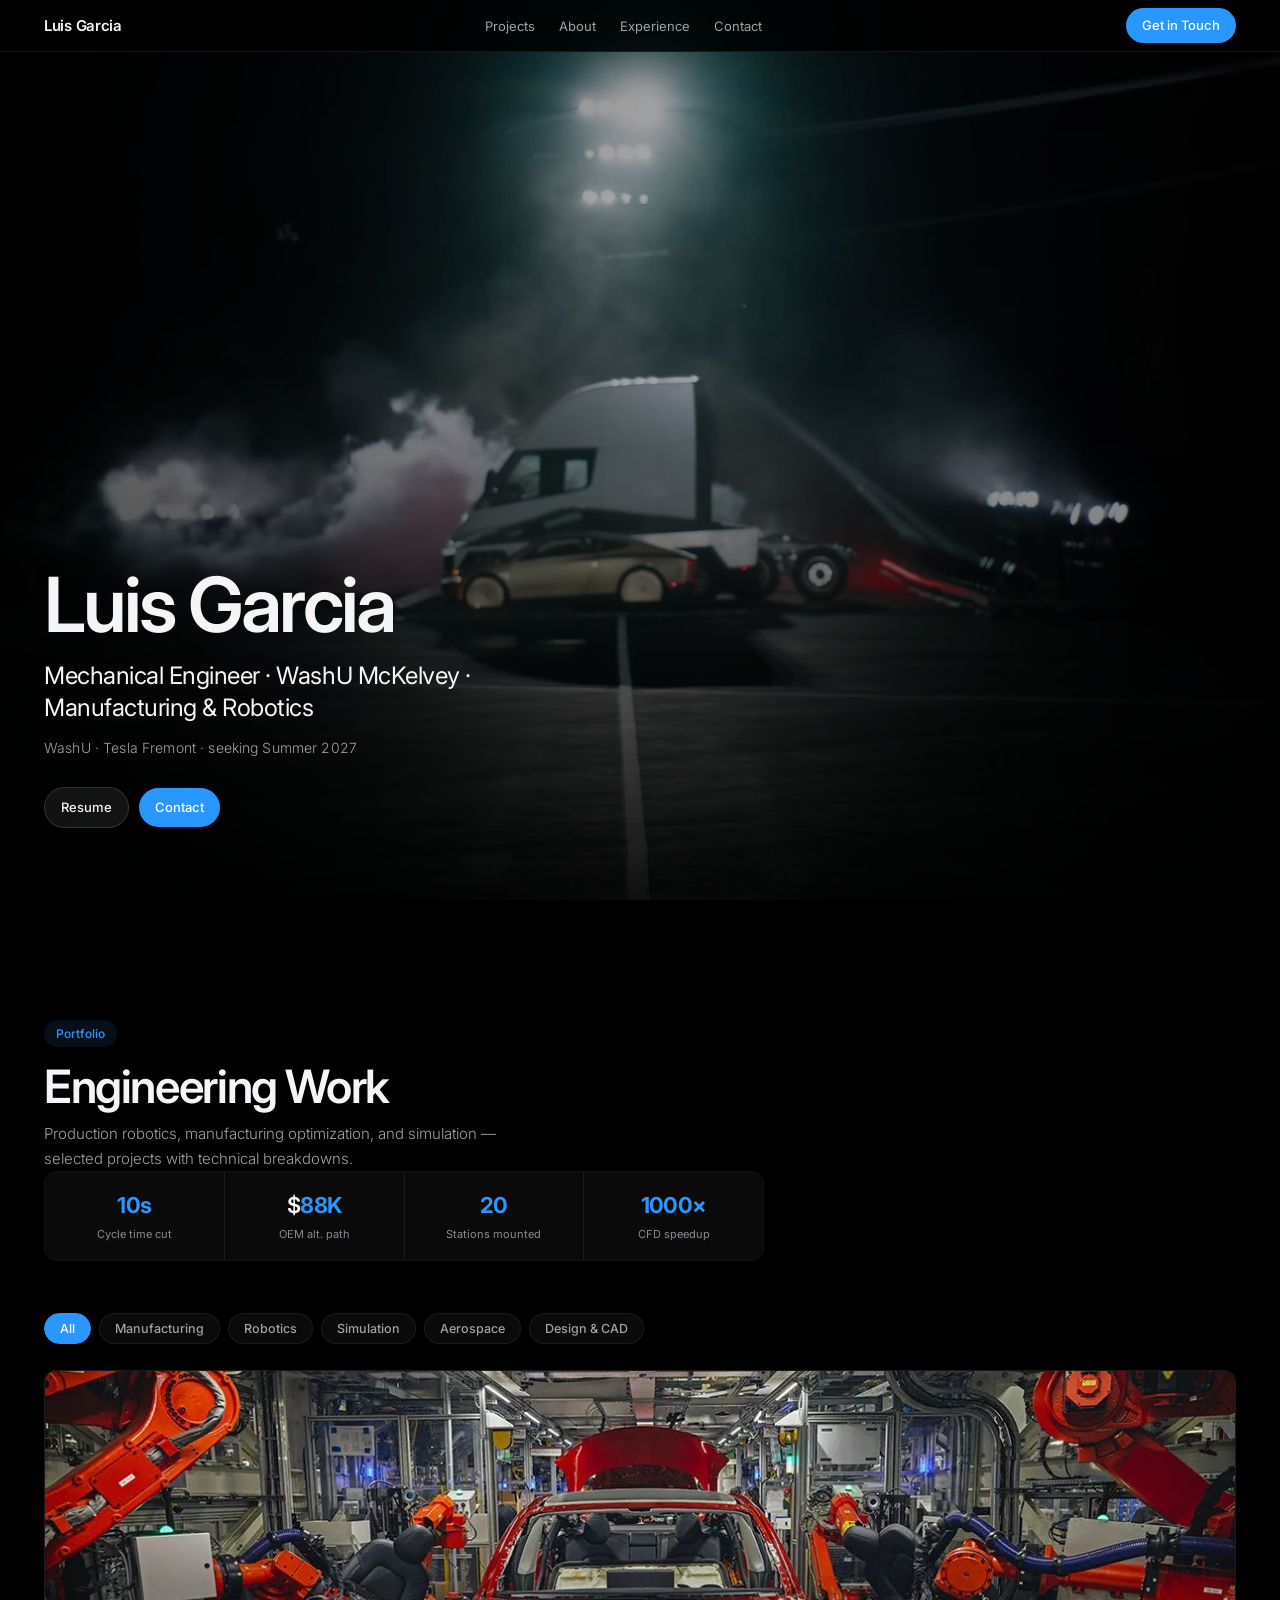
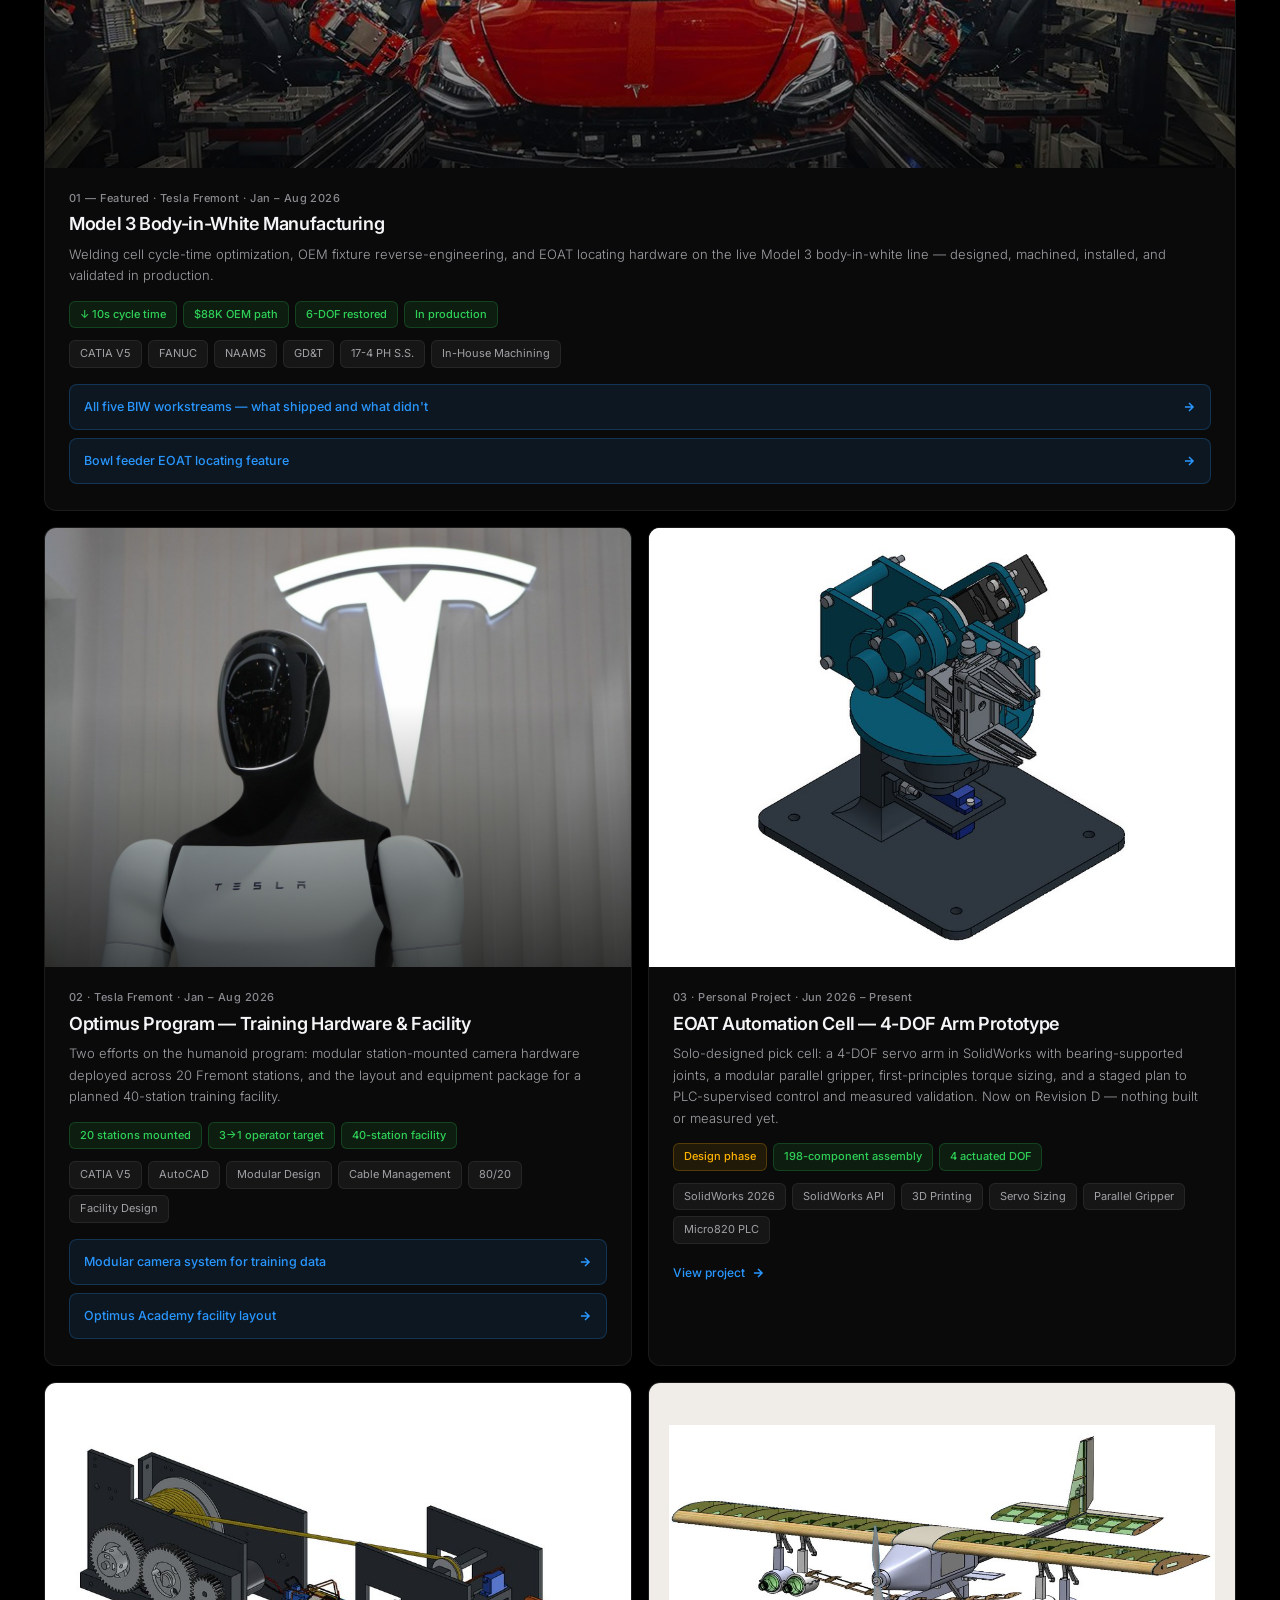
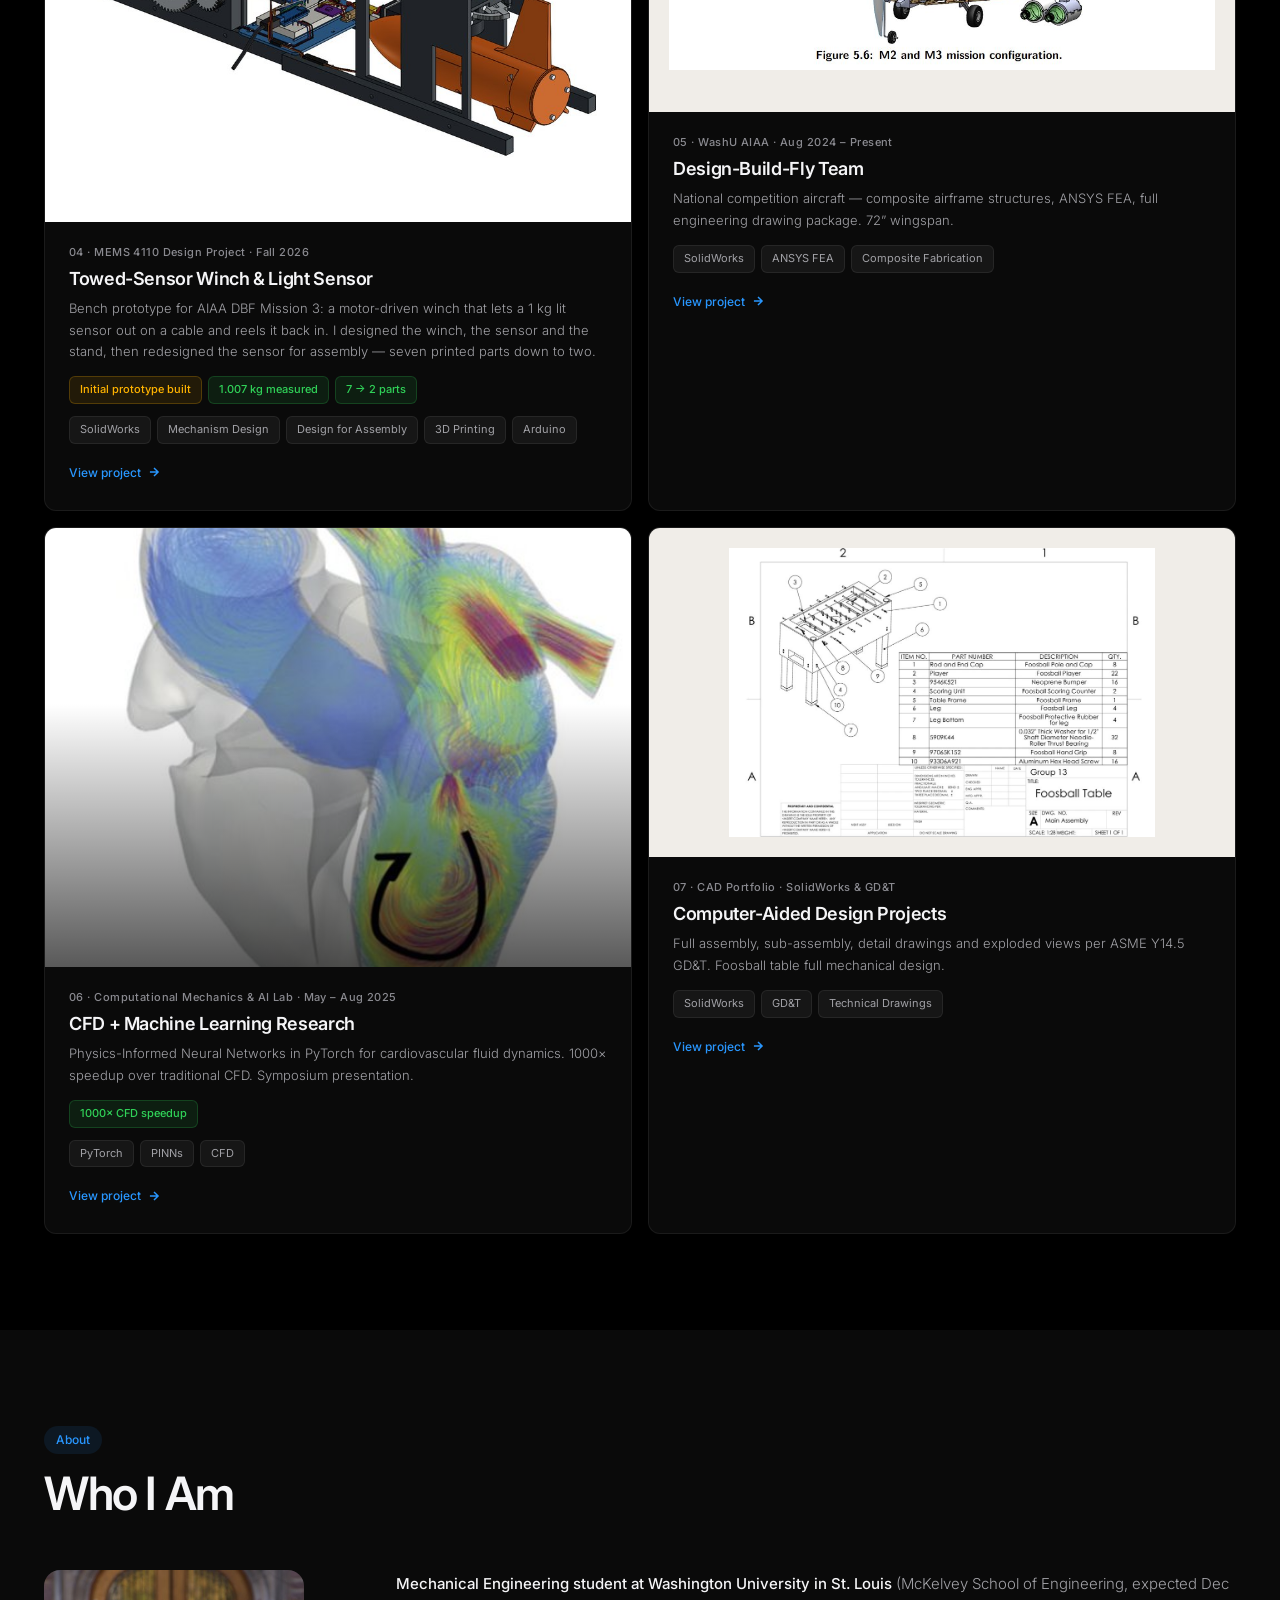
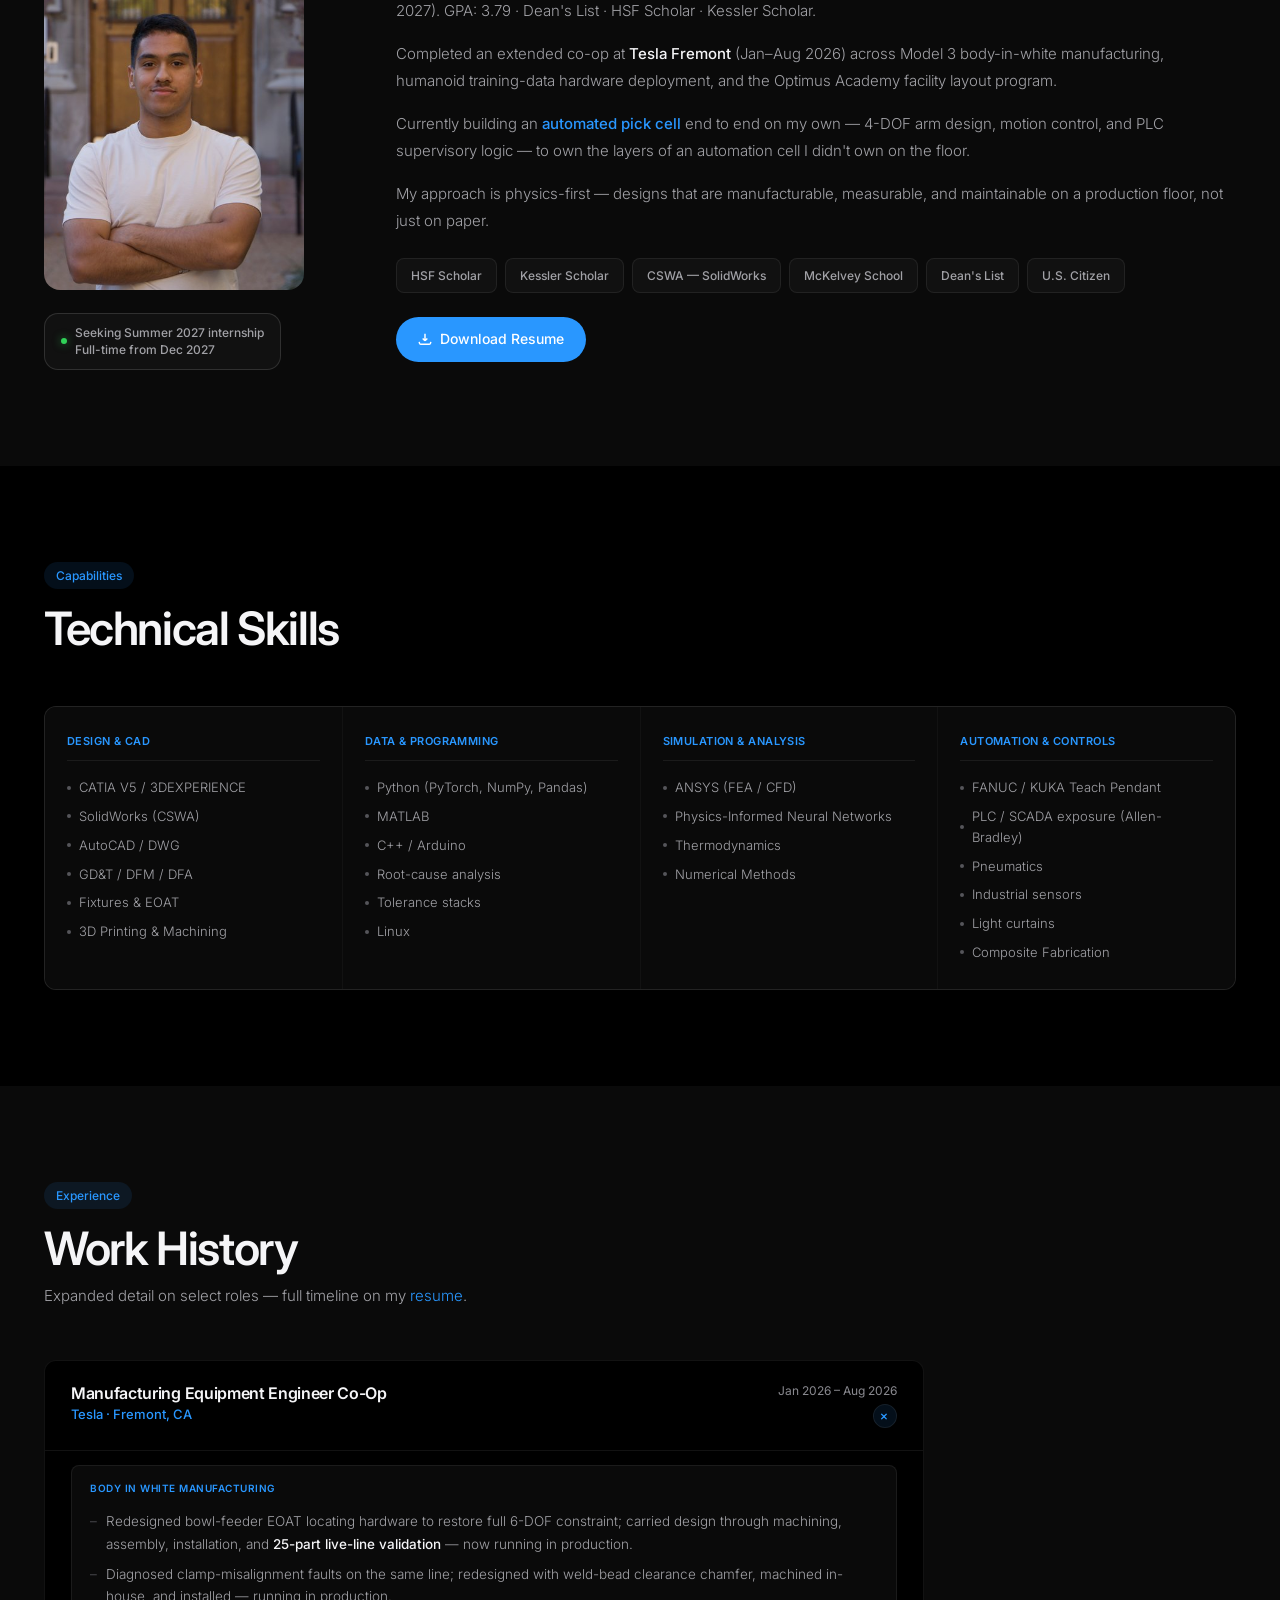
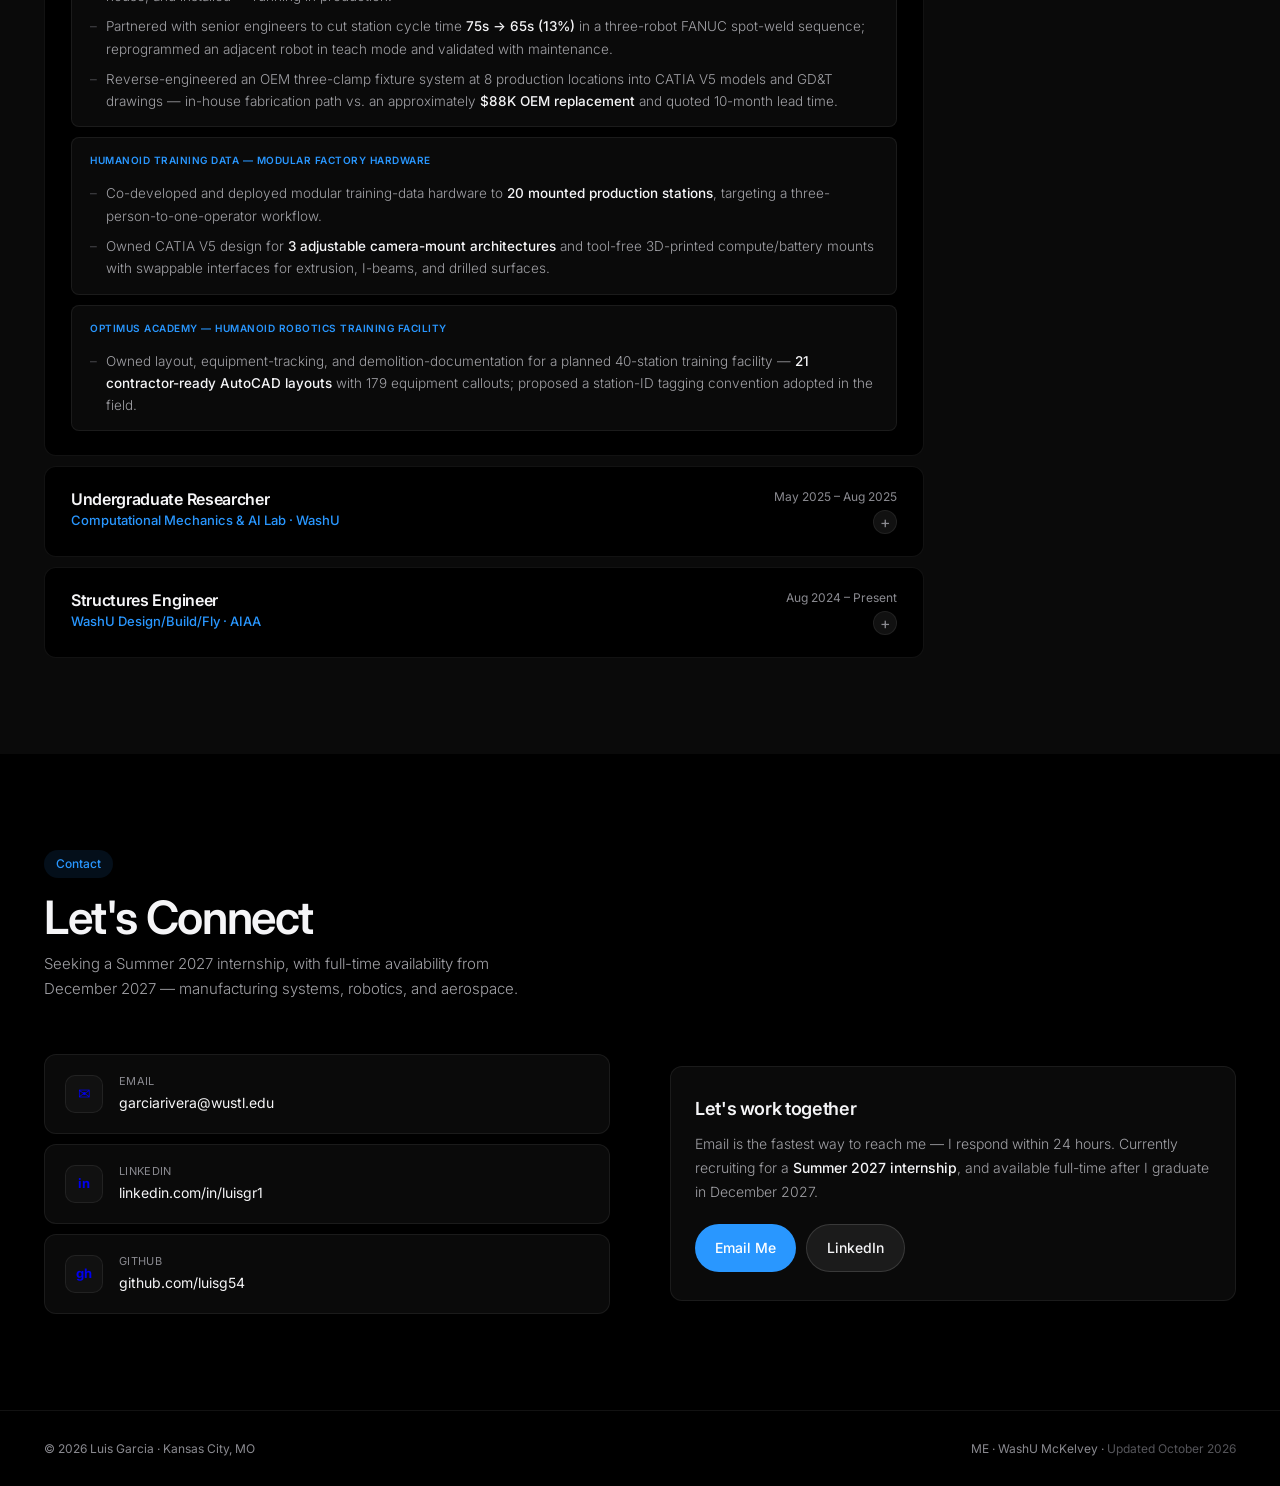
<file: index.html>
<!DOCTYPE html>
<html lang="en">
<head>
<meta charset="UTF-8">
<meta name="viewport" content="width=device-width, initial-scale=1.0">
<title>Luis Garcia — Mechanical Engineer</title>
<meta name="description" content="Mechanical engineering portfolio — Tesla Model 3 BIW manufacturing, humanoid training hardware, CFD/ML research. WashU McKelvey, expected Dec 2027.">
<meta property="og:title" content="Luis Garcia — Mechanical Engineer">
<meta property="og:description" content="Production robotics, manufacturing optimization, and simulation. WashU McKelvey · Tesla Fremont. Seeking Summer 2027 internship.">
<meta property="og:image" content="https://luisg54.github.io/engineering-portfolio/images/luis-garcia.jpg">
<meta property="og:url" content="https://luisg54.github.io/engineering-portfolio/">
<meta property="og:type" content="website">
<meta name="twitter:card" content="summary_large_image">
<link rel="canonical" href="https://luisg54.github.io/engineering-portfolio/">
<link rel="icon" href="images/favicon.svg" type="image/svg+xml">
<link rel="preconnect" href="https://fonts.googleapis.com">
<link rel="preconnect" href="https://fonts.gstatic.com" crossorigin>
<link href="https://fonts.googleapis.com/css2?family=Inter:wght@300;400;500;600&display=swap" rel="stylesheet">
<style>
*,*::before,*::after{box-sizing:border-box;margin:0;padding:0}
:root{
  --bg:#000;--bg2:#0a0a0a;--bg3:#111;--bg4:#161616;
  --border:rgba(255,255,255,0.07);--border2:rgba(255,255,255,0.13);
  --text:#f5f5f7;--text2:#a1a1a6;--text3:#8a8a90;--text4:#55555a;
  --accent:#2997ff;--accent2:rgba(41,151,255,0.1);
  --green:#30d158;--green2:rgba(48,209,88,0.1);
  --r:12px;
}
html{scroll-behavior:smooth}
body{background:var(--bg);color:var(--text);font-family:-apple-system,'Inter',BlinkMacSystemFont,sans-serif;font-size:15px;line-height:1.6;overflow-x:hidden;-webkit-font-smoothing:antialiased}
nav{position:fixed;top:0;left:0;right:0;z-index:200;display:flex;align-items:center;justify-content:space-between;padding:0 44px;height:52px;background:rgba(0,0,0,0.85);backdrop-filter:saturate(180%) blur(20px);border-bottom:1px solid var(--border)}
.nav-logo{font-size:15px;font-weight:600;color:var(--text);text-decoration:none;letter-spacing:-0.02em}
.nav-links{display:flex;gap:24px;list-style:none}
.nav-links a{font-size:13px;color:var(--text2);text-decoration:none;transition:color .2s}
.nav-links a:hover{color:var(--text)}
.nav-cta{font-size:13px;font-weight:500;color:#fff;background:var(--accent);padding:7px 16px;border-radius:980px;text-decoration:none;transition:opacity .2s}
.nav-cta:hover{opacity:.85}
.nav-toggle{display:none;background:none;border:1px solid var(--border2);color:var(--text);width:36px;height:36px;border-radius:8px;cursor:pointer;font-size:18px;line-height:1}
.intro-bar{display:flex;align-items:center;gap:20px;margin-bottom:40px;padding:20px 24px;background:var(--bg2);border:1px solid var(--border);border-radius:var(--r);max-width:720px}
.intro-avatar{width:64px;height:64px;border-radius:50%;object-fit:cover;object-position:center 20%;border:2px solid var(--border2);flex-shrink:0}
.intro-text{flex:1;min-width:0}
.intro-name{font-size:clamp(22px,3vw,28px);font-weight:600;letter-spacing:-0.03em;color:var(--text);line-height:1.15;margin-bottom:4px}
.intro-role{font-size:14px;color:var(--text2);font-weight:300}
.intro-actions{display:flex;gap:8px;flex-shrink:0;flex-wrap:wrap}
.intro-btn{display:inline-flex;align-items:center;gap:6px;font-size:13px;font-weight:500;padding:9px 16px;border-radius:980px;text-decoration:none;transition:opacity .2s,background .2s}
.intro-btn.primary{background:var(--accent);color:#fff}
.intro-btn.primary:hover{opacity:.85}
.intro-btn.secondary{background:rgba(255,255,255,.07);color:var(--text);border:1px solid var(--border2)}
.intro-btn.secondary:hover{background:rgba(255,255,255,.12)}
.chip-dot{width:6px;height:6px;background:var(--green);border-radius:50%;box-shadow:0 0 8px rgba(48,209,88,.6);flex-shrink:0}
section{padding:96px 44px}
#projects{padding-top:120px}
.impact-strip{display:flex;border:1px solid var(--border);border-radius:var(--r);overflow:hidden;margin-bottom:48px;max-width:720px}
.impact-item{flex:1;padding:16px 14px;text-align:center;border-right:1px solid var(--border);background:var(--bg2)}
.impact-item:last-child{border-right:none}
.impact-num{font-size:22px;font-weight:600;letter-spacing:-0.03em;color:var(--text)}
.impact-num b{color:var(--accent)}
.impact-lbl{font-size:11px;color:var(--text3);margin-top:3px}
.filter-bar{display:flex;flex-wrap:wrap;gap:8px;margin-bottom:26px}
.filter-chip{font-family:inherit;font-size:12.5px;font-weight:500;color:var(--text2);background:var(--bg2);border:1px solid var(--border);padding:7px 15px;border-radius:980px;cursor:pointer;transition:background .2s,border-color .2s,color .2s}
.filter-chip:hover{border-color:var(--border2);color:var(--text)}
.filter-chip.active{background:var(--accent);border-color:var(--accent);color:#fff}
.proj-card[hidden]{display:none}
.skip-link{position:absolute;left:-9999px;top:0;z-index:300;background:var(--accent);color:#fff;font-size:13px;font-weight:500;padding:10px 18px;border-radius:0 0 8px 0;text-decoration:none}
.skip-link:focus{left:0}
a:focus-visible,button:focus-visible{outline:2px solid var(--accent);outline-offset:3px;border-radius:4px}
.s-chip{display:inline-block;font-size:12px;font-weight:500;color:var(--accent);background:var(--accent2);padding:4px 12px;border-radius:980px;margin-bottom:14px}
.s-title{font-size:clamp(28px,4vw,46px);font-weight:600;letter-spacing:-0.03em;color:var(--text);line-height:1.1;margin-bottom:10px}
.s-sub{font-size:15px;color:var(--text2);max-width:500px;line-height:1.65;font-weight:300}
.s-hdr{margin-bottom:52px}
#projects{background:var(--bg)}
.proj-grid{display:grid;grid-template-columns:1fr 1fr;gap:16px}
.proj-card{background:var(--bg2);border:1px solid var(--border);border-radius:var(--r);overflow:hidden;text-decoration:none;display:block;transition:border-color .25s,transform .25s,background .25s}
.proj-card:hover{border-color:var(--border2);transform:translateY(-2px);background:var(--bg3)}
.proj-card.featured{grid-column:span 2}
.proj-cover{width:100%;overflow:hidden;position:relative;background:var(--bg4)}
.proj-cover img{width:100%;height:100%;object-fit:cover;display:block;transition:transform .5s ease}
.proj-card:hover .proj-cover img{transform:scale(1.03)}
.proj-cover-overlay{position:absolute;inset:0;background:linear-gradient(to bottom,transparent 40%,rgba(0,0,0,.65) 100%)}
.proj-cover.letterbox{aspect-ratio:21/7}
.proj-cover.letterbox img{object-fit:cover;object-position:center 40%}
.proj-cover.portrait{aspect-ratio:4/3}
.proj-cover.portrait img{object-fit:cover;object-position:center top}
.proj-cover.whitebg{aspect-ratio:16/9;background:#f0ede8}
.proj-cover.whitebg img{object-fit:contain;padding:20px}
.proj-cover.darkbg{aspect-ratio:1/1;background:#000}
.proj-cover.darkbg img{object-fit:cover}
.proj-body{padding:22px 24px 26px}
.proj-num{font-size:11px;color:var(--text3);font-weight:500;letter-spacing:.04em;margin-bottom:6px}
.proj-name{font-size:18px;font-weight:600;color:var(--text);letter-spacing:-.02em;line-height:1.25;margin-bottom:8px}
.proj-desc{font-size:13px;color:var(--text2);line-height:1.65;font-weight:300;margin-bottom:14px}
.proj-metrics{display:flex;flex-wrap:wrap;gap:6px;margin-bottom:12px}
.metric{display:inline-flex;align-items:center;gap:5px;background:var(--green2);border:1px solid rgba(48,209,88,.2);border-radius:6px;padding:4px 10px;font-size:11px;font-weight:500;color:var(--green)}
.proj-tags{display:flex;flex-wrap:wrap;gap:6px;margin-bottom:16px}
.tag{font-size:11px;color:var(--text2);background:var(--bg4);border:1px solid var(--border);padding:4px 10px;border-radius:6px}
.proj-cta{display:inline-flex;align-items:center;gap:6px;font-size:12px;font-weight:500;color:var(--accent)}
.proj-links{display:flex;flex-direction:column;gap:8px;margin-top:2px}
.proj-link{display:flex;align-items:center;justify-content:space-between;gap:10px;font-size:12.5px;font-weight:500;color:var(--accent);background:var(--accent2);border:1px solid rgba(41,151,255,.22);padding:12px 14px;border-radius:8px;text-decoration:none;transition:background .2s,border-color .2s}
.proj-link:hover{background:rgba(41,151,255,.18);border-color:rgba(41,151,255,.4)}
.proj-link svg{flex-shrink:0;transition:transform .2s}
.proj-link:hover svg{transform:translateX(3px)}
.proj-card.hub:hover .proj-cover img{transform:none}
.proj-card.hub:hover{transform:none;border-color:var(--border);background:var(--bg2)}
.metric.amber{background:rgba(255,179,0,.1);border-color:rgba(255,179,0,.22);color:#ffb300}
.proj-cta svg{transition:transform .2s}
.proj-card:hover .proj-cta svg{transform:translateX(3px)}
#about{background:var(--bg2)}
.about-wrap{display:grid;grid-template-columns:280px 1fr;gap:72px;align-items:start}
.about-photo img{width:260px;height:320px;object-fit:cover;object-position:center 20%;border-radius:16px;filter:brightness(.95)}
.about-status{display:inline-flex;align-items:center;gap:8px;background:var(--bg3);border:1px solid var(--border2);border-radius:14px;padding:10px 16px;font-size:12px;font-weight:500;color:var(--text2);margin-top:16px;max-width:260px;line-height:1.45}
.about-p{font-size:15px;color:var(--text2);line-height:1.8;margin-bottom:16px;font-weight:300}
.about-p strong{color:var(--text);font-weight:500}
.about-badges{display:flex;flex-wrap:wrap;gap:8px;margin-top:24px}
.about-badge{font-size:12px;font-weight:500;color:var(--text2);background:var(--bg3);border:1px solid var(--border);padding:7px 14px;border-radius:8px}
.about-resume{display:inline-flex;align-items:center;gap:8px;margin-top:24px;font-size:14px;font-weight:500;color:#fff;background:var(--accent);padding:11px 22px;border-radius:980px;text-decoration:none;transition:opacity .2s}
.about-resume:hover{opacity:.85}
#skills{background:var(--bg)}
.skills-grid{display:grid;grid-template-columns:repeat(4,1fr);gap:1px;background:var(--border);border:1px solid var(--border);border-radius:var(--r);overflow:hidden}
.skill-col{background:var(--bg2);padding:26px 22px}
.skill-col-title{font-size:11px;font-weight:600;color:var(--accent);letter-spacing:.04em;text-transform:uppercase;margin-bottom:16px;padding-bottom:10px;border-bottom:1px solid var(--border)}
.skill-items{display:flex;flex-direction:column;gap:8px}
.skill-item{font-size:13px;color:var(--text2);display:flex;align-items:center;gap:8px;font-weight:300}
.skill-item::before{content:'';width:4px;height:4px;background:var(--text4);border-radius:50%;flex-shrink:0}
#experience{background:var(--bg2)}
.exp-list{display:flex;flex-direction:column;gap:10px;max-width:880px}
.exp-card{background:var(--bg);border:1px solid var(--border);border-radius:var(--r);overflow:hidden}
.exp-hdr{width:100%;padding:22px 26px;display:flex;align-items:flex-start;justify-content:space-between;gap:16px;cursor:pointer;transition:background .2s;background:none;border:0;font-family:inherit;text-align:left;color:inherit}
.exp-main{display:block}
.exp-role,.exp-org,.exp-date{display:block}
.exp-hdr:hover{background:rgba(255,255,255,.02)}
.exp-role{font-size:16px;font-weight:600;color:var(--text);letter-spacing:-.02em;margin-bottom:3px}
.exp-org{font-size:13px;font-weight:500;color:var(--accent)}
.exp-right{display:flex;flex-direction:column;align-items:flex-end;gap:6px;flex-shrink:0}
.exp-date{font-size:12px;color:var(--text3);white-space:nowrap}
.exp-tog{width:24px;height:24px;border-radius:50%;background:var(--bg3);border:1px solid var(--border);display:flex;align-items:center;justify-content:center;color:var(--text3);font-size:16px;line-height:1;transition:transform .25s,background .2s}
.exp-card.open .exp-tog{transform:rotate(45deg);background:var(--accent2);color:var(--accent)}
.exp-body{max-height:0;overflow:hidden;transition:max-height .4s cubic-bezier(.4,0,.2,1)}
.exp-card.open .exp-body{max-height:800px}
.exp-body-inner{padding:0 26px 24px;border-top:1px solid var(--border)}
.exp-sub{margin-top:14px;padding:14px 18px;background:var(--bg2);border-radius:8px;border:1px solid var(--border)}
.exp-sub-title{font-size:10px;font-weight:600;color:var(--accent);letter-spacing:.05em;text-transform:uppercase;margin-bottom:8px}
.exp-buls{list-style:none;display:flex;flex-direction:column;gap:8px;margin-top:14px}
.exp-buls li{font-size:13.5px;color:var(--text2);line-height:1.65;padding-left:16px;position:relative;font-weight:300}
.exp-buls li::before{content:'\2013';position:absolute;left:0;color:var(--text4)}
.exp-buls li strong{color:var(--text);font-weight:500}
#contact{background:var(--bg)}
.contact-wrap{display:grid;grid-template-columns:1fr 1fr;gap:60px}
.c-links{display:flex;flex-direction:column;gap:10px}
.c-link{display:flex;align-items:center;gap:16px;padding:18px 20px;background:var(--bg2);border:1px solid var(--border);border-radius:var(--r);text-decoration:none;transition:border-color .2s,background .2s}
.c-link:hover{border-color:var(--accent);background:rgba(41,151,255,.04)}
.c-icon{width:38px;height:38px;background:var(--bg3);border:1px solid var(--border);border-radius:10px;display:flex;align-items:center;justify-content:center;font-size:15px;flex-shrink:0}
.c-lbl{font-size:11px;color:var(--text3);text-transform:uppercase;letter-spacing:.03em;margin-bottom:2px}
.c-val{font-size:14px;color:var(--text)}
.c-form{display:flex;flex-direction:column;gap:14px;justify-content:center}
.c-panel{background:var(--bg2);border:1px solid var(--border);border-radius:var(--r);padding:28px 24px}
.c-panel-title{font-size:18px;font-weight:600;color:var(--text);letter-spacing:-.02em;margin-bottom:8px}
.c-panel-p{font-size:14px;color:var(--text2);line-height:1.7;font-weight:300;margin-bottom:20px}
.c-panel-btns{display:flex;flex-wrap:wrap;gap:10px}
.c-panel-btn{display:inline-flex;align-items:center;gap:8px;background:var(--accent);color:#fff;font-size:14px;font-weight:500;padding:12px 20px;border-radius:980px;text-decoration:none;transition:opacity .2s}
.c-panel-btn:hover{opacity:.85}
.c-panel-btn.out{background:rgba(255,255,255,.07);color:var(--text);border:1px solid var(--border2)}
.c-panel-btn.out:hover{background:rgba(255,255,255,.12)}
.nav-links.open{display:flex;position:fixed;top:52px;left:0;right:0;background:rgba(0,0,0,.96);backdrop-filter:blur(20px);border-bottom:1px solid var(--border);flex-direction:column;padding:16px 24px 20px;gap:4px;z-index:199;list-style:none}
.nav-links.open li{width:100%}
.nav-links.open a{display:block;padding:12px 0;font-size:15px;color:var(--text2);text-decoration:none;border-bottom:1px solid var(--border)}
.nav-links.open li:last-child a{border-bottom:none}
footer{padding:28px 44px;border-top:1px solid var(--border);display:flex;justify-content:space-between;align-items:center}
footer p{font-size:12px;color:var(--text3)}
.fade{opacity:0;transform:translateY(20px);transition:opacity 0.6s ease,transform 0.6s ease}
.fade.in{opacity:1;transform:translateY(0)}
@media(prefers-reduced-motion:reduce){
  html{scroll-behavior:auto}
  *,*::before,*::after{animation-duration:.01ms !important;animation-iteration-count:1 !important;transition-duration:.01ms !important}
  .fade{opacity:1 !important;transform:none !important}
}
/* Full-bleed NASA ↔ Roadster dual-video hero (kept on original chrome) */
.home-hero{
  position:relative;width:100%;
  min-height:100vh;min-height:100dvh;
  display:flex;align-items:flex-end;
  overflow:hidden;margin:0;padding:0;border:0;border-radius:0;
  isolation:isolate;background:var(--bg)
}
.home-hero-media{
  position:absolute;inset:0;z-index:0;width:100%;height:100%;
  margin:0;padding:0;border:0;border-radius:0;background:var(--bg);overflow:hidden
}
.home-hero-layer{
  position:absolute;inset:0;overflow:hidden;width:100%;height:100%;
  margin:0;padding:0;border:0;border-radius:0;background:#0a0a0a;
  opacity:0;transition:opacity .6s ease-in-out;z-index:0
}
.home-hero-layer.is-active{opacity:1;z-index:1}
.home-hero-layer picture,.home-hero-layer img,.home-hero-layer video{
  width:100%;height:100%;display:block;border:0;border-radius:0
}
.home-hero-layer img,.home-hero-layer video{
  object-fit:cover;object-position:center;filter:saturate(.9) brightness(.88)
}
.home-hero-layer-base img,.home-hero-layer-base video{object-position:center 48%}
.home-hero-layer-overlay img,.home-hero-layer-overlay video{object-position:center 45%}
.home-hero-static{position:absolute;inset:0;display:none;width:100%;height:100%}
.home-hero-video{position:absolute;inset:0;width:100%;height:100%}
.home-hero-scrim{
  position:absolute;inset:0;z-index:2;pointer-events:none;
  background:
    linear-gradient(to top,rgba(0,0,0,.92) 0%,rgba(0,0,0,.48) 36%,rgba(0,0,0,.18) 64%,rgba(0,0,0,.3) 100%),
    linear-gradient(90deg,rgba(0,0,0,.4) 0%,transparent 55%)
}
.home-hero-inner{
  position:relative;z-index:3;width:100%;
  padding:calc(52px + 28px) 44px 72px;max-width:640px
}
.home-brand{
  font-size:clamp(42px,7vw,76px);font-weight:600;
  letter-spacing:-0.04em;line-height:1;color:var(--text);margin-bottom:18px
}
.home-headline{
  font-size:clamp(18px,2.4vw,24px);font-weight:400;
  letter-spacing:-0.02em;line-height:1.35;color:var(--text);
  max-width:34ch;margin-bottom:12px
}
.home-support{
  font-size:14px;font-weight:300;color:var(--text2);
  margin-bottom:28px;letter-spacing:.01em
}
.home-ctas{display:flex;flex-wrap:wrap;gap:10px;align-items:center}
@media(prefers-reduced-motion:reduce){
  .home-hero-layer{transition:none}
  .home-hero-layer-overlay{display:none}
  .home-hero-layer-base{opacity:1;z-index:1}
  .home-hero-video{display:none}
  .home-hero-static{display:block}
}
@media(max-width:1100px){.proj-grid{grid-template-columns:1fr}.proj-card.featured{grid-column:span 1}.skills-grid{grid-template-columns:repeat(2,1fr)}.about-wrap{grid-template-columns:1fr;gap:40px}.contact-wrap{grid-template-columns:1fr;gap:40px}nav{padding:0 24px}section{padding:72px 24px}.home-hero-inner{padding-left:24px;padding-right:24px}}
@media(max-width:640px){.nav-cta{display:none}}
@media(max-width:640px){.nav-links:not(.open){display:none}.nav-toggle{display:flex;align-items:center;justify-content:center}.intro-bar{flex-wrap:wrap;padding:18px}.intro-actions{width:100%}.impact-strip{flex-direction:column}.impact-item{border-right:none;border-bottom:1px solid var(--border)}.impact-item:last-child{border-bottom:none}.skills-grid{grid-template-columns:1fr}footer{flex-direction:column;gap:8px;text-align:center}.home-hero-inner{padding-bottom:56px;max-width:100%}.home-hero-scrim{background:linear-gradient(to top,rgba(0,0,0,.94) 0%,rgba(0,0,0,.55) 42%,rgba(0,0,0,.22) 100%)}}
</style>
</head>
<body>
<a href="#projects" class="skip-link">Skip to content</a>
<nav>
  <a href="#projects" class="nav-logo">Luis Garcia</a>
  <ul class="nav-links" id="navMenu">
    <li><a href="#projects">Projects</a></li>
    <li><a href="#about">About</a></li><li><a href="#experience">Experience</a></li>
    <li><a href="#contact">Contact</a></li>
  </ul>
  <button class="nav-toggle" id="navToggle" aria-label="Open menu" aria-expanded="false">☰</button>
  <a href="#contact" class="nav-cta">Get in Touch</a>
</nav>

<header class="home-hero" id="top">
  <div class="home-hero-media" aria-hidden="true" data-hero-crossfade>
    <div class="home-hero-layer home-hero-layer-base is-active">
      <picture class="home-hero-static">
        <img class="home-hero-motion" src="images/hero-nasa-launch-poster.jpg?v=medium" alt="" width="1920" height="1080" decoding="async">
      </picture>
      <video class="home-hero-video home-hero-motion" poster="images/hero-nasa-launch-poster.jpg?v=medium" width="1920" height="1080" muted autoplay loop playsinline preload="metadata">
        <source src="images/hero-nasa-launch.webm?v=medium" type="video/webm">
        <source src="images/hero-nasa-launch.mp4?v=medium" type="video/mp4">
        <img src="images/hero-nasa-launch.gif?v=medium" alt="" width="400" height="225">
      </video>
    </div>
    <div class="home-hero-layer home-hero-layer-overlay">
      <picture class="home-hero-static">
        <img class="home-hero-motion home-hero-overlay-img" src="images/hero-roadster-kickflip-poster.jpg" alt="" width="1920" height="1080" decoding="async">
      </picture>
      <video class="home-hero-video home-hero-motion home-hero-overlay-img" poster="images/hero-roadster-kickflip-poster.jpg" width="1920" height="1080" muted autoplay loop playsinline preload="metadata">
        <source src="images/hero-roadster-kickflip.webm" type="video/webm">
        <source src="images/hero-roadster-kickflip.mp4" type="video/mp4">
        <img src="images/hero-roadster-kickflip.gif" alt="" width="480" height="270">
      </video>
    </div>
  </div>
  <div class="home-hero-scrim" aria-hidden="true"></div>
  <div class="home-hero-inner">
    <p class="home-brand">Luis Garcia</p>
    <h1 class="home-headline">Mechanical Engineer · WashU McKelvey · Manufacturing &amp; Robotics</h1>
    <p class="home-support">WashU · Tesla Fremont · seeking Summer 2027</p>
    <div class="home-ctas">
      <a href="images/resume.pdf?v=2026-09" class="intro-btn secondary" download="Luis_Garcia_Resume.pdf">Resume</a>
      <a href="#contact" class="intro-btn primary">Contact</a>
    </div>
  </div>
</header>

<section id="projects">
  <div class="s-hdr fade">
    <div class="s-chip">Portfolio</div>
    <h2 class="s-title">Engineering Work</h2>
    <p class="s-sub">Production robotics, manufacturing optimization, and simulation — selected projects with technical breakdowns.</p>
    <div class="impact-strip fade">
      <div class="impact-item"><div class="impact-num"><b>10s</b></div><div class="impact-lbl">Cycle time cut</div></div>
      <div class="impact-item"><div class="impact-num">$<b>88K</b></div><div class="impact-lbl">OEM alt. path</div></div>
      <div class="impact-item"><div class="impact-num"><b>20</b></div><div class="impact-lbl">Stations mounted</div></div>
      <div class="impact-item"><div class="impact-num"><b>1000×</b></div><div class="impact-lbl">CFD speedup</div></div>
    </div>
  </div>
  <div class="filter-bar" role="group" aria-label="Filter projects by discipline">
    <button type="button" class="filter-chip active" data-filter="all" aria-pressed="true">All</button>
    <button type="button" class="filter-chip" data-filter="manufacturing" aria-pressed="false">Manufacturing</button>
    <button type="button" class="filter-chip" data-filter="robotics" aria-pressed="false">Robotics</button>
    <button type="button" class="filter-chip" data-filter="simulation" aria-pressed="false">Simulation</button>
    <button type="button" class="filter-chip" data-filter="aerospace" aria-pressed="false">Aerospace</button>
    <button type="button" class="filter-chip" data-filter="design" aria-pressed="false">Design &amp; CAD</button>
  </div>
  <div class="proj-grid">

    <article class="proj-card hub featured fade" data-cat="manufacturing robotics">
      <div class="proj-cover letterbox"><img src="images/biw.jpg" alt="Model 3 body-in-white manufacturing" fetchpriority="high"><div class="proj-cover-overlay"></div></div>
      <div class="proj-body">
        <div class="proj-num">01 — Featured · Tesla Fremont · Jan – Aug 2026</div>
        <h3 class="proj-name">Model 3 Body-in-White Manufacturing</h3>
        <p class="proj-desc">Welding cell cycle-time optimization, OEM fixture reverse-engineering, and EOAT locating hardware on the live Model 3 body-in-white line — designed, machined, installed, and validated in production.</p>
        <div class="proj-metrics"><span class="metric">↓ 10s cycle time</span><span class="metric">$88K OEM path</span><span class="metric">6-DOF restored</span><span class="metric">In production</span></div>
        <div class="proj-tags"><span class="tag">CATIA V5</span><span class="tag">FANUC</span><span class="tag">NAAMS</span><span class="tag">GD&amp;T</span><span class="tag">17-4 PH S.S.</span><span class="tag">In-House Machining</span></div>
        <div class="proj-links">
          <a class="proj-link" href="project-biw.html">All five BIW workstreams — what shipped and what didn't<svg width="14" height="14" fill="none" stroke="currentColor" stroke-width="2.5" viewBox="0 0 24 24"><path d="M5 12h14M12 5l7 7-7 7"/></svg></a>
          <a class="proj-link" href="project-eoat.html">Bowl feeder EOAT locating feature<svg width="14" height="14" fill="none" stroke="currentColor" stroke-width="2.5" viewBox="0 0 24 24"><path d="M5 12h14M12 5l7 7-7 7"/></svg></a>
        </div>
      </div>
    </article>

    <article class="proj-card hub fade" data-cat="robotics manufacturing">
      <div class="proj-cover portrait"><img src="images/optimus.jpg" alt="Optimus humanoid robot on the training facility floor" loading="lazy"><div class="proj-cover-overlay"></div></div>
      <div class="proj-body">
        <div class="proj-num">02 · Tesla Fremont · Jan – Aug 2026</div>
        <h3 class="proj-name">Optimus Program — Training Hardware &amp; Facility</h3>
        <p class="proj-desc">Two efforts on the humanoid program: modular station-mounted camera hardware deployed across 20 Fremont stations, and the layout and equipment package for a planned 40-station training facility.</p>
        <div class="proj-metrics">
          <span class="metric">20 stations mounted</span>
          <span class="metric">3→1 operator target</span>
          <span class="metric">40-station facility</span>
        </div>
        <div class="proj-tags">
          <span class="tag">CATIA V5</span><span class="tag">AutoCAD</span><span class="tag">Modular Design</span><span class="tag">Cable Management</span><span class="tag">80/20</span><span class="tag">Facility Design</span>
        </div>
        <div class="proj-links">
          <a class="proj-link" href="project-trios.html">Modular camera system for training data<svg width="14" height="14" fill="none" stroke="currentColor" stroke-width="2.5" viewBox="0 0 24 24"><path d="M5 12h14M12 5l7 7-7 7"/></svg></a>
          <a class="proj-link" href="project-optimus.html">Optimus Academy facility layout<svg width="14" height="14" fill="none" stroke="currentColor" stroke-width="2.5" viewBox="0 0 24 24"><path d="M5 12h14M12 5l7 7-7 7"/></svg></a>
        </div>
      </div>
    </article>

    <a class="proj-card fade" data-cat="robotics design manufacturing" href="project-automation-cell.html">
      <div class="proj-cover portrait"><img src="images/arm-cover.jpg?v=revd-w" alt="Isometric SolidWorks view of the Revision D 4-DOF servo arm prototype with its modular parallel gripper, on a white background" loading="lazy" style="background:#fff"></div>
      <div class="proj-body">
        <div class="proj-num">03 · Personal Project · Jun 2026 – Present</div>
        <h3 class="proj-name">EOAT Automation Cell — 4-DOF Arm Prototype</h3>
        <p class="proj-desc">Solo-designed pick cell: a 4-DOF servo arm in SolidWorks with bearing-supported joints, a modular parallel gripper, first-principles torque sizing, and a staged plan to PLC-supervised control and measured validation. Now on Revision D — nothing built or measured yet.</p>
        <div class="proj-metrics">
          <span class="metric amber">Design phase</span>
          <span class="metric">198-component assembly</span>
          <span class="metric">4 actuated DOF</span>
        </div>
        <div class="proj-tags">
          <span class="tag">SolidWorks 2026</span><span class="tag">SolidWorks API</span><span class="tag">3D Printing</span><span class="tag">Servo Sizing</span><span class="tag">Parallel Gripper</span><span class="tag">Micro820 PLC</span>
        </div>
        <div class="proj-cta">View project <svg width="14" height="14" fill="none" stroke="currentColor" stroke-width="2.5" viewBox="0 0 24 24"><path d="M5 12h14M12 5l7 7-7 7"/></svg></div>
      </div>
    </a>

    <a class="proj-card fade" data-cat="aerospace design" href="project-winch.html">
      <div class="proj-cover portrait"><img src="images/m3-system-cover.jpg?v=2026-11-17" alt="SolidWorks isometric of the compact winch module, revision O, with the orange rev E2 sensor docked under the bellmouth" loading="lazy" style="object-position:center;background:#fff"></div>
      <div class="proj-body">
        <div class="proj-num">04 · MEMS 4110 Design Project · Fall 2026</div>
        <h3 class="proj-name">Towed-Sensor Winch &amp; Light Sensor</h3>
        <p class="proj-desc">Bench prototype for AIAA DBF Mission 3: a motor-driven winch that lets a 1 kg lit sensor out on a cable and reels it back in. I designed the winch, the sensor and the stand, then redesigned the sensor for assembly — seven printed parts down to two.</p>
        <div class="proj-metrics">
          <span class="metric amber">Initial prototype built</span>
          <span class="metric">1.007 kg measured</span>
          <span class="metric">7 → 2 parts</span>
        </div>
        <div class="proj-tags">
          <span class="tag">SolidWorks</span><span class="tag">Mechanism Design</span><span class="tag">Design for Assembly</span><span class="tag">3D Printing</span><span class="tag">Arduino</span>
        </div>
        <div class="proj-cta">View project <svg width="14" height="14" fill="none" stroke="currentColor" stroke-width="2.5" viewBox="0 0 24 24"><path d="M5 12h14M12 5l7 7-7 7"/></svg></div>
      </div>
    </a>

    <a class="proj-card fade" data-cat="aerospace design" href="project-dbf.html">
      <div class="proj-cover whitebg"><img src="images/dbf-cover.jpg" alt="Design-Build-Fly competition aircraft with 72 inch composite wingspan" loading="lazy"><div class="proj-cover-overlay" style="opacity:0"></div></div>
      <div class="proj-body">
        <div class="proj-num">05 · WashU AIAA · Aug 2024 – Present</div>
        <h3 class="proj-name">Design-Build-Fly Team</h3>
        <p class="proj-desc">National competition aircraft — composite airframe structures, ANSYS FEA, full engineering drawing package. 72” wingspan.</p>
        <div class="proj-tags"><span class="tag">SolidWorks</span><span class="tag">ANSYS FEA</span><span class="tag">Composite Fabrication</span></div>
        <div class="proj-cta">View project <svg width="14" height="14" fill="none" stroke="currentColor" stroke-width="2.5" viewBox="0 0 24 24"><path d="M5 12h14M12 5l7 7-7 7"/></svg></div>
      </div>
    </a>

    <a class="proj-card fade" data-cat="simulation" href="project-cfd.html">
      <div class="proj-cover portrait" style="position:relative;overflow:hidden">
        <video id="cfdVideo" autoplay loop muted playsinline poster="images/cfd-cover.jpg" style="width:100%;height:100%;object-fit:cover;display:block;position:absolute;inset:0">
          <source src="images/cfd-sim.mp4" type="video/mp4">
        </video>
        <div class="proj-cover-overlay"></div>
      </div>
      <div class="proj-body">
        <div class="proj-num">06 · Computational Mechanics &amp; AI Lab · May – Aug 2025</div>
        <h3 class="proj-name">CFD + Machine Learning Research</h3>
        <p class="proj-desc">Physics-Informed Neural Networks in PyTorch for cardiovascular fluid dynamics. 1000× speedup over traditional CFD. Symposium presentation.</p>
        <div class="proj-metrics"><span class="metric">1000× CFD speedup</span></div>
        <div class="proj-tags"><span class="tag">PyTorch</span><span class="tag">PINNs</span><span class="tag">CFD</span></div>
        <div class="proj-cta">View project <svg width="14" height="14" fill="none" stroke="currentColor" stroke-width="2.5" viewBox="0 0 24 24"><path d="M5 12h14M12 5l7 7-7 7"/></svg></div>
      </div>
    </a>

    <a class="proj-card fade" data-cat="design" href="project-cad.html">
      <div class="proj-cover whitebg"><img src="images/cad-assembly.jpg" alt="SolidWorks assembly drawing from the CAD portfolio" loading="lazy"><div class="proj-cover-overlay" style="opacity:0"></div></div>
      <div class="proj-body">
        <div class="proj-num">07 · CAD Portfolio · SolidWorks &amp; GD&amp;T</div>
        <h3 class="proj-name">Computer-Aided Design Projects</h3>
        <p class="proj-desc">Full assembly, sub-assembly, detail drawings and exploded views per ASME Y14.5 GD&amp;T. Foosball table full mechanical design.</p>
        <div class="proj-tags"><span class="tag">SolidWorks</span><span class="tag">GD&amp;T</span><span class="tag">Technical Drawings</span></div>
        <div class="proj-cta">View project <svg width="14" height="14" fill="none" stroke="currentColor" stroke-width="2.5" viewBox="0 0 24 24"><path d="M5 12h14M12 5l7 7-7 7"/></svg></div>
      </div>
    </a>


  </div>
</section>

<section id="about">
  <div class="s-hdr fade"><div class="s-chip">About</div><h2 class="s-title">Who I Am</h2></div>
  <div class="about-wrap">
    <div class="about-photo fade">
      <img src="images/luis-garcia.jpg" alt="Luis Garcia" width="260" height="320" loading="lazy">
      <div class="about-status"><div class="chip-dot"></div><span>Seeking Summer 2027 internship<br>Full-time from Dec 2027</span></div>
    </div>
    <div class="fade">
      <p class="about-p"><strong>Mechanical Engineering student at Washington University in St. Louis</strong> (McKelvey School of Engineering, expected Dec 2027). GPA: 3.79 · Dean's List · HSF Scholar · Kessler Scholar.</p>
      <p class="about-p">Completed an extended co-op at <strong>Tesla Fremont</strong> (Jan–Aug 2026) across Model 3 body-in-white manufacturing, humanoid training-data hardware deployment, and the Optimus Academy facility layout program.</p>
      <p class="about-p">Currently building an <strong><a href="project-automation-cell.html" style="color:var(--accent);text-decoration:none">automated pick cell</a></strong> end to end on my own — 4-DOF arm design, motion control, and PLC supervisory logic — to own the layers of an automation cell I didn't own on the floor.</p>
      <p class="about-p">My approach is physics-first — designs that are manufacturable, measurable, and maintainable on a production floor, not just on paper.</p>
      <div class="about-badges">
        <span class="about-badge">HSF Scholar</span><span class="about-badge">Kessler Scholar</span><span class="about-badge">CSWA — SolidWorks</span>
        <span class="about-badge">McKelvey School</span><span class="about-badge">Dean's List</span><span class="about-badge">U.S. Citizen</span>
      </div>
      <a class="about-resume" href="images/resume.pdf?v=2026-09" download="Luis_Garcia_Resume.pdf">
        <svg width="14" height="14" fill="none" stroke="currentColor" stroke-width="2.5" viewBox="0 0 24 24"><path d="M12 15V3m0 12l-4-4m4 4l4-4M2 17l.621 2.485A2 2 0 004.561 21h14.878a2 2 0 001.94-1.515L22 17"/></svg>
        Download Resume
      </a>
    </div>
  </div>
</section>

<section id="skills">
  <div class="s-hdr fade"><div class="s-chip">Capabilities</div><h2 class="s-title">Technical Skills</h2></div>
  <div class="skills-grid">
    <div class="skill-col fade"><div class="skill-col-title">Design &amp; CAD</div><div class="skill-items"><div class="skill-item">CATIA V5 / 3DEXPERIENCE</div><div class="skill-item">SolidWorks (CSWA)</div><div class="skill-item">AutoCAD / DWG</div><div class="skill-item">GD&amp;T / DFM / DFA</div><div class="skill-item">Fixtures &amp; EOAT</div><div class="skill-item">3D Printing &amp; Machining</div></div></div>
    <div class="skill-col fade"><div class="skill-col-title">Data &amp; Programming</div><div class="skill-items"><div class="skill-item">Python (PyTorch, NumPy, Pandas)</div><div class="skill-item">MATLAB</div><div class="skill-item">C++ / Arduino</div><div class="skill-item">Root-cause analysis</div><div class="skill-item">Tolerance stacks</div><div class="skill-item">Linux</div></div></div>
    <div class="skill-col fade"><div class="skill-col-title">Simulation &amp; Analysis</div><div class="skill-items"><div class="skill-item">ANSYS (FEA / CFD)</div><div class="skill-item">Physics-Informed Neural Networks</div><div class="skill-item">Thermodynamics</div><div class="skill-item">Numerical Methods</div></div></div>
    <div class="skill-col fade"><div class="skill-col-title">Automation &amp; Controls</div><div class="skill-items"><div class="skill-item">FANUC / KUKA Teach Pendant</div><div class="skill-item">PLC / SCADA exposure (Allen-Bradley)</div><div class="skill-item">Pneumatics</div><div class="skill-item">Industrial sensors</div><div class="skill-item">Light curtains</div><div class="skill-item">Composite Fabrication</div></div></div>
  </div>
</section>

<section id="experience">
  <div class="s-hdr fade"><div class="s-chip">Experience</div><h2 class="s-title">Work History</h2><p class="s-sub">Expanded detail on select roles — full timeline on my <a href="images/resume.pdf?v=2026-09" style="color:var(--accent);text-decoration:none">resume</a>.</p></div>
  <div class="exp-list">
    <div class="exp-card open fade" id="e0">
      <button class="exp-hdr" type="button" aria-expanded="false" aria-controls="e0-body" onclick="toggleExp('e0')">
        <span class="exp-main"><span class="exp-role">Manufacturing Equipment Engineer Co-Op</span><span class="exp-org">Tesla · Fremont, CA</span></span>
        <span class="exp-right"><span class="exp-date">Jan 2026 – Aug 2026</span><span class="exp-tog" aria-hidden="true">+</span></span>
      </button>
      <div class="exp-body" id="e0-body"><div class="exp-body-inner">
        <div class="exp-sub"><div class="exp-sub-title">Body in White Manufacturing</div><ul class="exp-buls">
          <li>Redesigned bowl-feeder EOAT locating hardware to restore full 6-DOF constraint; carried design through machining, assembly, installation, and <strong>25-part live-line validation</strong> — now running in production.</li>
          <li>Diagnosed clamp-misalignment faults on the same line; redesigned with weld-bead clearance chamfer, machined in-house, and installed — running in production.</li>
          <li>Partnered with senior engineers to cut station cycle time <strong>75s → 65s (13%)</strong> in a three-robot FANUC spot-weld sequence; reprogrammed an adjacent robot in teach mode and validated with maintenance.</li>
          <li>Reverse-engineered an OEM three-clamp fixture system at 8 production locations into CATIA V5 models and GD&amp;T drawings — in-house fabrication path vs. an approximately <strong>$88K OEM replacement</strong> and quoted 10-month lead time.</li>
        </ul></div>
        <div class="exp-sub" style="margin-top:10px"><div class="exp-sub-title">Humanoid Training Data — Modular Factory Hardware</div><ul class="exp-buls">
          <li>Co-developed and deployed modular training-data hardware to <strong>20 mounted production stations</strong>, targeting a three-person-to-one-operator workflow.</li>
          <li>Owned CATIA V5 design for <strong>3 adjustable camera-mount architectures</strong> and tool-free 3D-printed compute/battery mounts with swappable interfaces for extrusion, I-beams, and drilled surfaces.</li>
        </ul></div>
        <div class="exp-sub" style="margin-top:10px"><div class="exp-sub-title">Optimus Academy — Humanoid Robotics Training Facility</div><ul class="exp-buls">
          <li>Owned layout, equipment-tracking, and demolition-documentation for a planned 40-station training facility — <strong>21 contractor-ready AutoCAD layouts</strong> with 179 equipment callouts; proposed a station-ID tagging convention adopted in the field.</li>
        </ul></div>
      </div></div>
    </div>
    <div class="exp-card fade" id="e1">
      <button class="exp-hdr" type="button" aria-expanded="false" aria-controls="e1-body" onclick="toggleExp('e1')">
        <span class="exp-main"><span class="exp-role">Undergraduate Researcher</span><span class="exp-org">Computational Mechanics &amp; AI Lab · WashU</span></span>
        <span class="exp-right"><span class="exp-date">May 2025 – Aug 2025</span><span class="exp-tog" aria-hidden="true">+</span></span>
      </button>
      <div class="exp-body" id="e1-body"><div class="exp-body-inner"><ul class="exp-buls" style="margin-top:14px">
        <li>PINNs in PyTorch — <strong>1000× reduction</strong> in simulation time vs. traditional CFD.</li>
        <li>Translated Fortran solvers to Python with RK4 integrators and Newton iterations.</li>
        <li>Presented at WUSEF symposium.</li>
      </ul></div></div>
    </div>
    <div class="exp-card fade" id="e2">
      <button class="exp-hdr" type="button" aria-expanded="false" aria-controls="e2-body" onclick="toggleExp('e2')">
        <span class="exp-main"><span class="exp-role">Structures Engineer</span><span class="exp-org">WashU Design/Build/Fly · AIAA</span></span>
        <span class="exp-right"><span class="exp-date">Aug 2024 – Present</span><span class="exp-tog" aria-hidden="true">+</span></span>
      </button>
      <div class="exp-body" id="e2-body"><div class="exp-body-inner"><ul class="exp-buls" style="margin-top:14px">
        <li>Composite structures in SolidWorks; ANSYS FEA for safety factors and minimum weight.</li>
        <li>Fabrication and destructive testing of composite prototypes.</li>
        <li>X-1 release mechanism and pylon system for multi-mission payload.</li>
      </ul></div></div>
    </div>
  </div>
</section>

<section id="contact">
  <div class="s-hdr fade"><div class="s-chip">Contact</div><h2 class="s-title">Let's Connect</h2><p class="s-sub">Seeking a Summer 2027 internship, with full-time availability from December 2027 — manufacturing systems, robotics, and aerospace.</p></div>
  <div class="contact-wrap">
    <div class="c-links fade">
      <a href="mailto:garciarivera@wustl.edu" class="c-link"><div class="c-icon">✉</div><div><div class="c-lbl">Email</div><div class="c-val">garciarivera@wustl.edu</div></div></a>
      <a href="https://linkedin.com/in/luisgr1" target="_blank" rel="noopener" class="c-link"><div class="c-icon" style="font-size:13px;font-weight:700">in</div><div><div class="c-lbl">LinkedIn</div><div class="c-val">linkedin.com/in/luisgr1</div></div></a>
      <a href="https://github.com/luisg54" target="_blank" rel="noopener" class="c-link"><div class="c-icon" style="font-size:13px;font-weight:700">gh</div><div><div class="c-lbl">GitHub</div><div class="c-val">github.com/luisg54</div></div></a>
    </div>
    <div class="c-form fade">
      <div class="c-panel">
        <div class="c-panel-title">Let's work together</div>
        <p class="c-panel-p">Email is the fastest way to reach me — I respond within 24 hours. Currently recruiting for a <strong style="color:var(--text);font-weight:500">Summer 2027 internship</strong>, and available full-time after I graduate in December 2027.</p>
        <div class="c-panel-btns">
          <a href="mailto:garciarivera@wustl.edu?subject=Opportunity%20%E2%80%94%20Luis%20Garcia" class="c-panel-btn">Email Me</a>
          <a href="https://linkedin.com/in/luisgr1" target="_blank" rel="noopener" class="c-panel-btn out">LinkedIn</a>
        </div>
      </div>
    </div>
  </div>
</section>

<footer>
  <p>© 2026 Luis Garcia · Kansas City, MO</p>
  <p>ME · WashU McKelvey · <span style="color:var(--text4)">Updated October 2026</span></p>
</footer>

<script>
const obs=new IntersectionObserver(entries=>{
  entries.forEach(e=>{
    if(e.isIntersecting){
      const s=Array.from(e.target.parentElement?.children||[]).filter(c=>c.classList.contains('fade'));
      const i=Math.min(s.indexOf(e.target),4);
      setTimeout(()=>e.target.classList.add('in'),i*80);
      obs.unobserve(e.target);
    }
  });
},{threshold:0.05,rootMargin:'0px 0px -40px 0px'});
document.querySelectorAll('.fade').forEach(el=>{
  const r=el.getBoundingClientRect();
  if(r.top<window.innerHeight){el.classList.add('in');}else{obs.observe(el);}
});
function toggleExp(id){
  const card=document.getElementById(id);
  const open=card.classList.toggle('open');
  card.querySelector('.exp-hdr').setAttribute('aria-expanded',open);
}
document.querySelectorAll('.exp-card').forEach(c=>
  c.querySelector('.exp-hdr').setAttribute('aria-expanded',c.classList.contains('open')));
const navToggle=document.getElementById('navToggle');
const navMenu=document.getElementById('navMenu');
navToggle?.addEventListener('click',()=>{
  const open=navMenu.classList.toggle('open');
  navToggle.setAttribute('aria-expanded',open);
  navToggle.textContent=open?'✕':'☰';
});
navMenu?.querySelectorAll('a').forEach(a=>a.addEventListener('click',()=>{
  navMenu.classList.remove('open');
  navToggle.setAttribute('aria-expanded','false');
  navToggle.textContent='☰';
}));

const reduceMotion=window.matchMedia('(prefers-reduced-motion: reduce)').matches;
const heroLayers=document.querySelectorAll('.home-hero-layer');
const heroVideos=document.querySelectorAll('.home-hero-video');
if(reduceMotion){
  heroVideos.forEach(v=>{
    v.pause();v.removeAttribute('autoplay');v.removeAttribute('loop');
    v.removeAttribute('src');
    while(v.firstChild)v.removeChild(v.firstChild);
  });
  heroLayers.forEach((layer,i)=>layer.classList.toggle('is-active',i===0));
}else if(heroLayers.length>1){
  let heroIndex=0;
  heroLayers[0].classList.add('is-active');
  heroVideos.forEach(v=>{try{v.play();}catch(e){}});
  setInterval(()=>{
    heroLayers[heroIndex].classList.remove('is-active');
    heroIndex=(heroIndex+1)%heroLayers.length;
    heroLayers[heroIndex].classList.add('is-active');
  },3500);
}else if(heroLayers.length===1){
  heroLayers[0].classList.add('is-active');
}

const cfd=document.getElementById('cfdVideo');
if(cfd&&reduceMotion){
  cfd.removeAttribute('autoplay');cfd.pause();cfd.removeAttribute('loop');
}

const chips=document.querySelectorAll('.filter-chip');
const cards=document.querySelectorAll('.proj-card');
chips.forEach(chip=>chip.addEventListener('click',()=>{
  const cat=chip.dataset.filter;
  chips.forEach(c=>{
    const on=c===chip;
    c.classList.toggle('active',on);
    c.setAttribute('aria-pressed',on);
  });
  cards.forEach(card=>{
    const show=cat==='all'||(card.dataset.cat||'').split(' ').includes(cat);
    card.hidden=!show;
    if(show)card.classList.add('in');
  });
}));
</script>

<script type="application/ld+json">
{
  "@context": "https://schema.org",
  "@type": "Person",
  "name": "Luis Garcia",
  "url": "https://luisg54.github.io/engineering-portfolio/",
  "image": "https://luisg54.github.io/engineering-portfolio/images/luis-garcia.jpg",
  "jobTitle": "Mechanical Engineer",
  "email": "mailto:garciarivera@wustl.edu",
  "address": {
    "@type": "PostalAddress",
    "addressLocality": "Kansas City",
    "addressRegion": "MO",
    "addressCountry": "US"
  },
  "alumniOf": {
    "@type": "CollegeOrUniversity",
    "name": "Washington University in St. Louis, McKelvey School of Engineering"
  },
  "knowsAbout": [
    "Manufacturing Engineering",
    "Robotics",
    "CATIA V5",
    "SolidWorks",
    "Geometric Dimensioning and Tolerancing",
    "FANUC Robot Programming",
    "Finite Element Analysis",
    "Computational Fluid Dynamics",
    "Physics-Informed Neural Networks"
  ],
  "sameAs": [
    "https://linkedin.com/in/luisgr1",
    "https://github.com/luisg54"
  ]
}
</script>
</body>
</html>
</file>
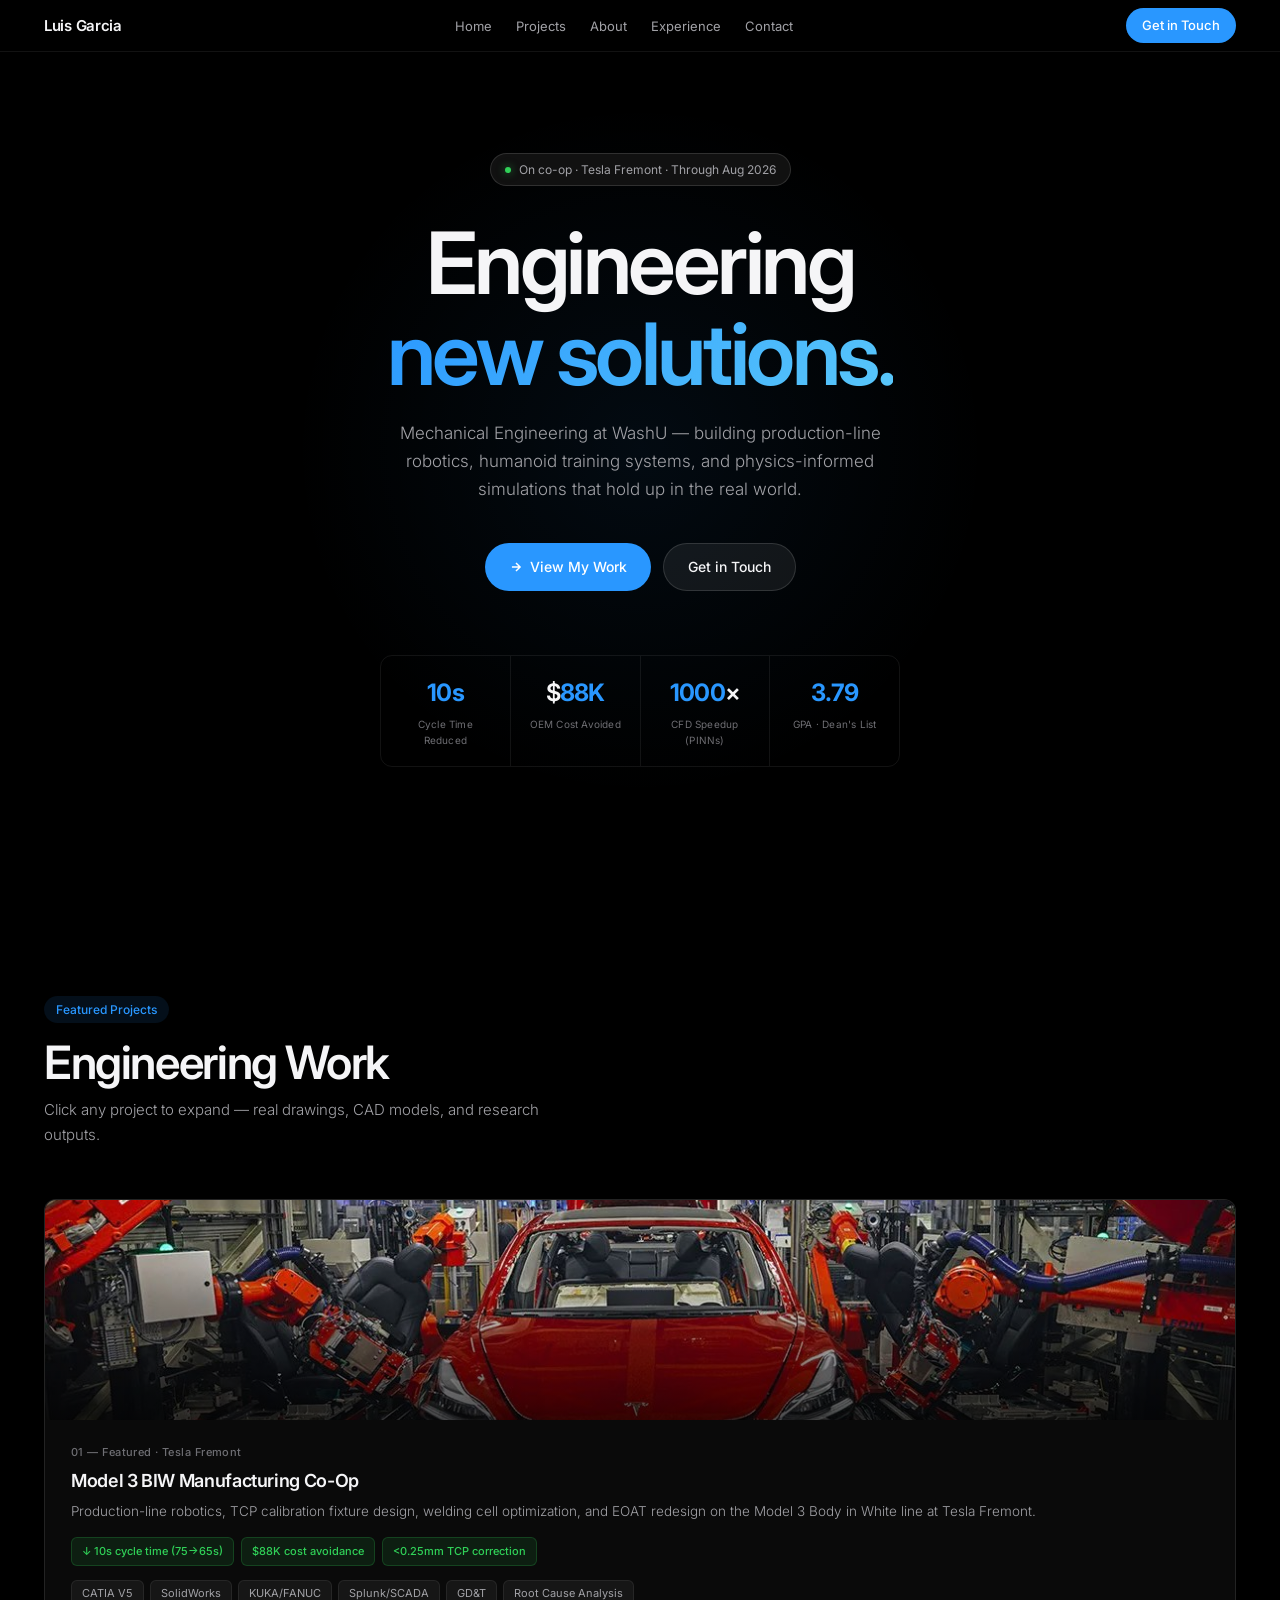
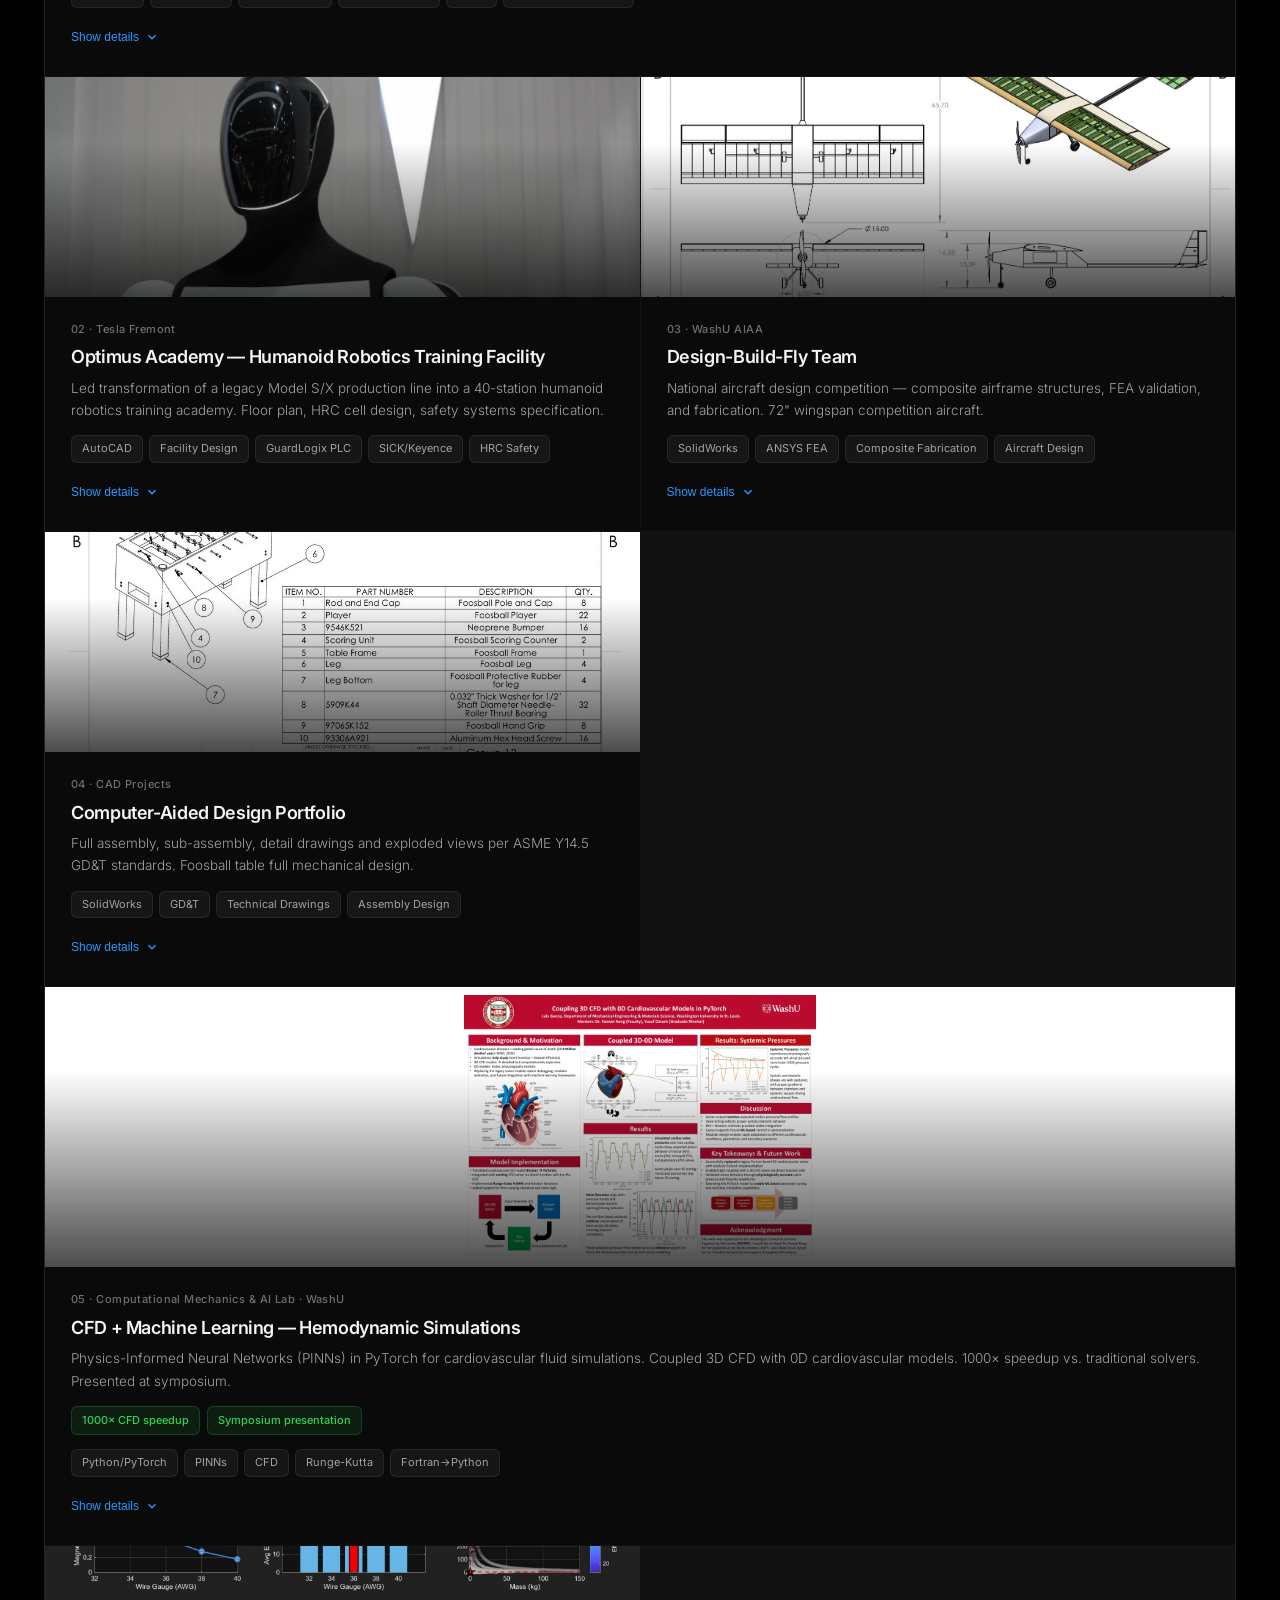
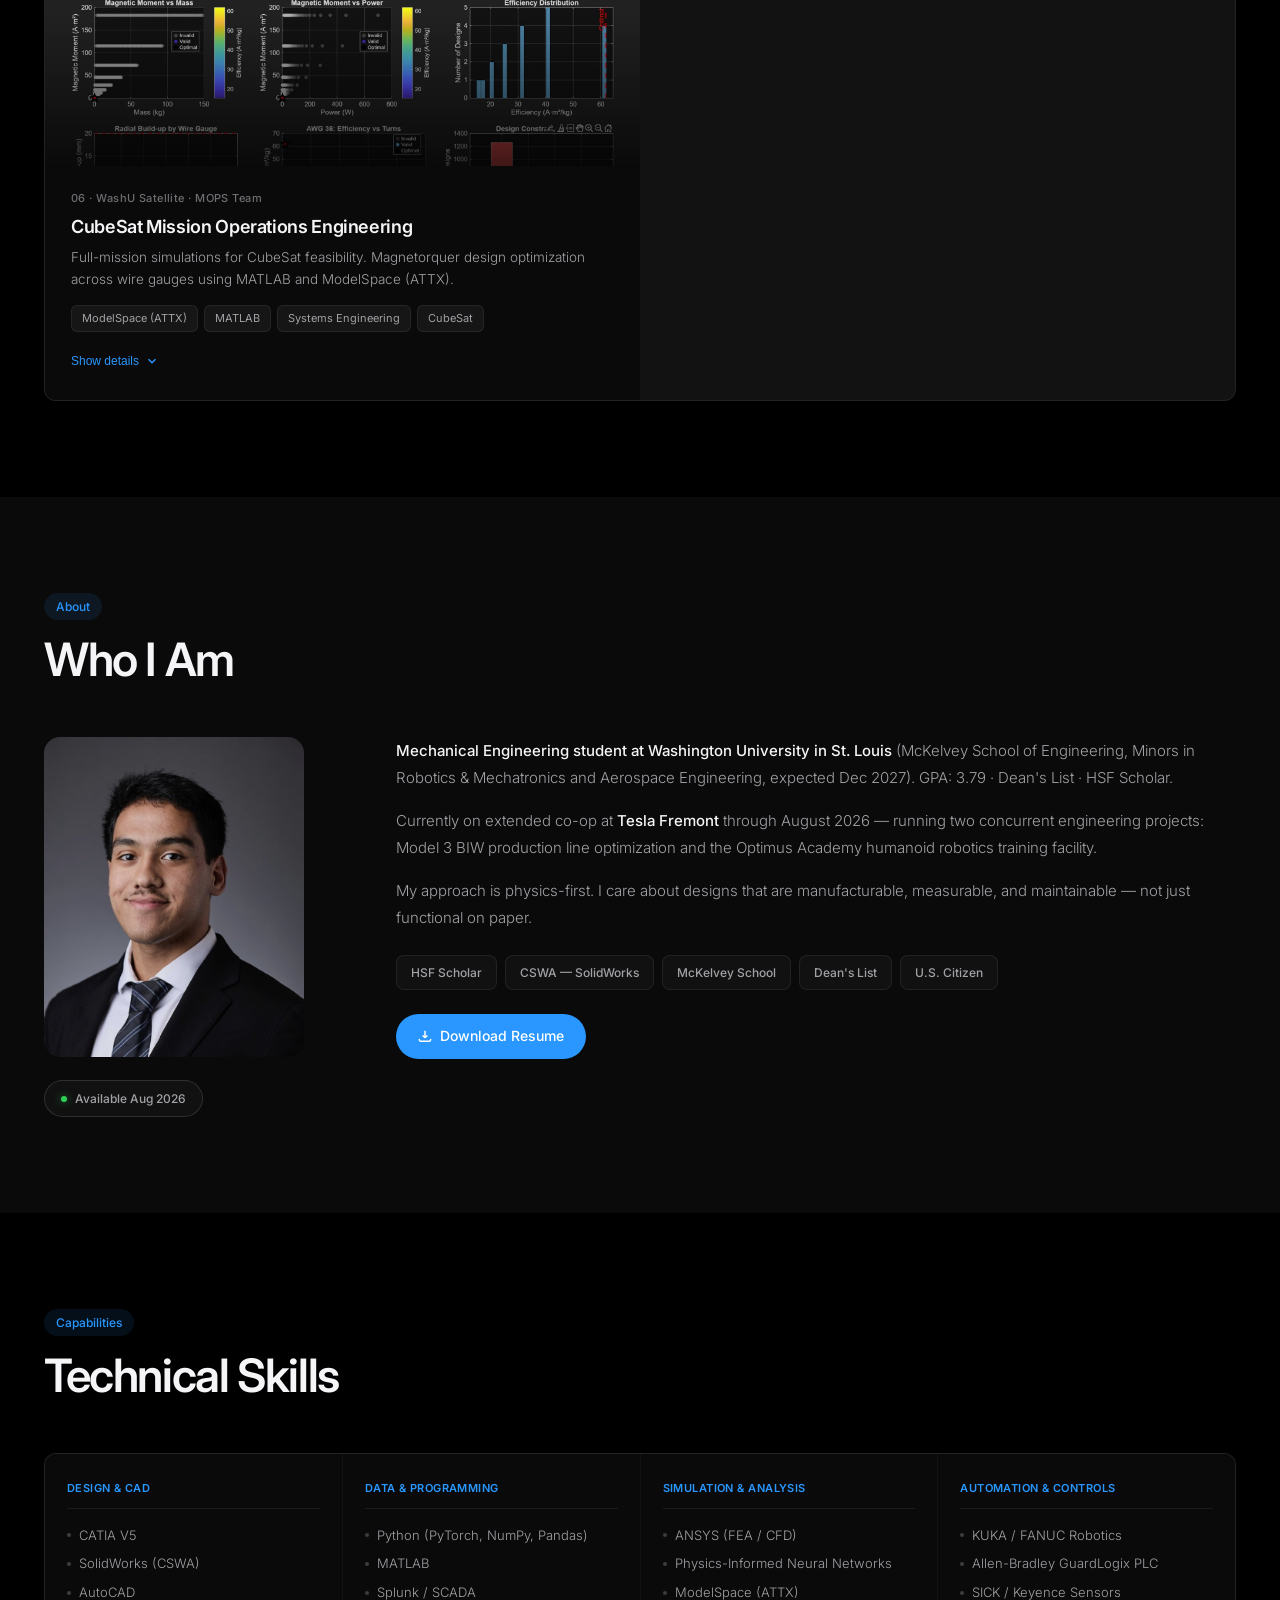
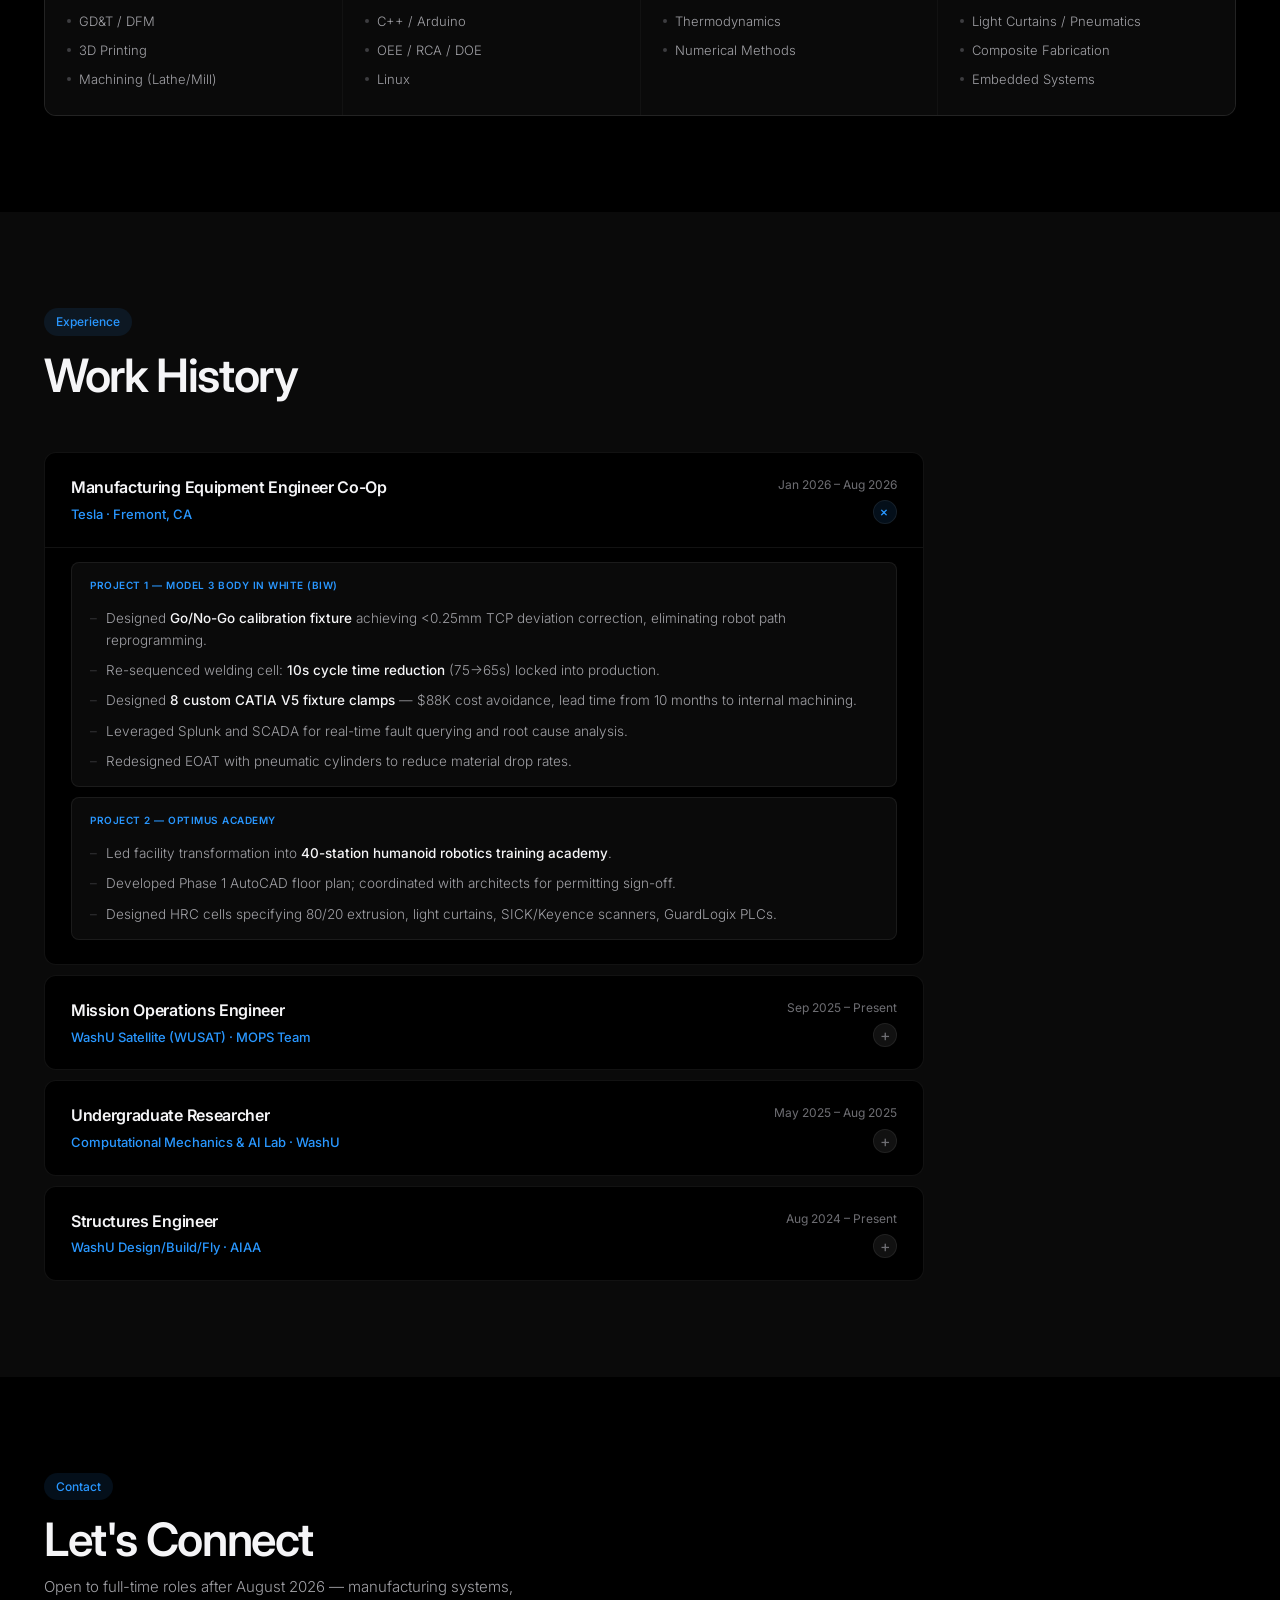
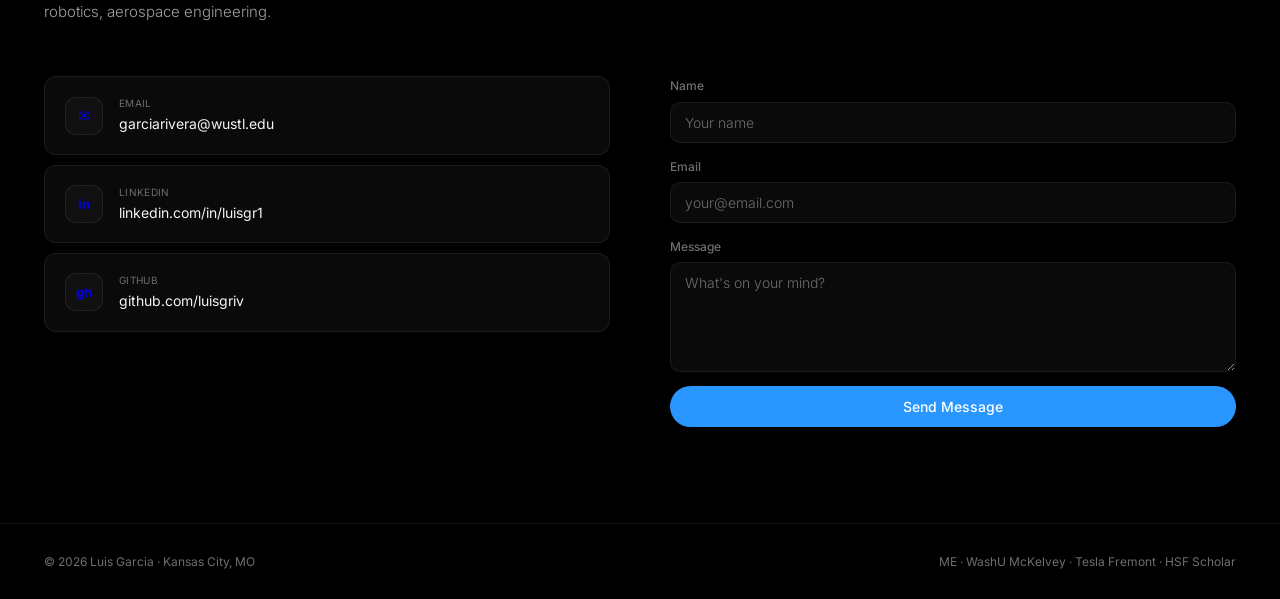
<file: site/index.html>
<!DOCTYPE html>
<html lang="en">
<head>
<meta charset="UTF-8">
<meta name="viewport" content="width=device-width, initial-scale=1.0">
<title>Luis Garcia — Mechanical Engineer</title>
<link href="https://fonts.googleapis.com/css2?family=Inter:wght@300;400;500;600&display=swap" rel="stylesheet">
<style>
*,*::before,*::after{box-sizing:border-box;margin:0;padding:0}
:root{
  --bg:#000;--bg2:#0a0a0a;--bg3:#111;--bg4:#161616;--bg5:#1c1c1c;
  --border:rgba(255,255,255,0.07);--border2:rgba(255,255,255,0.13);
  --text:#f5f5f7;--text2:#a1a1a6;--text3:#6e6e73;--text4:#3d3d40;
  --accent:#2997ff;--accent2:rgba(41,151,255,0.1);
  --green:#30d158;--green2:rgba(48,209,88,0.1);
  --r:12px;
}
html{scroll-behavior:smooth}
body{background:var(--bg);color:var(--text);font-family:-apple-system,'Inter',BlinkMacSystemFont,sans-serif;font-size:15px;line-height:1.6;overflow-x:hidden;-webkit-font-smoothing:antialiased}

/* NAV */
nav{position:fixed;top:0;left:0;right:0;z-index:200;display:flex;align-items:center;justify-content:space-between;padding:0 44px;height:52px;background:rgba(0,0,0,0.8);backdrop-filter:saturate(180%) blur(20px);border-bottom:1px solid var(--border)}
.nav-logo{font-size:15px;font-weight:600;color:var(--text);text-decoration:none;letter-spacing:-0.02em}
.nav-links{display:flex;gap:24px;list-style:none}
.nav-links a{font-size:13px;color:var(--text2);text-decoration:none;transition:color .2s}
.nav-links a:hover{color:var(--text)}
.nav-cta{font-size:13px;font-weight:500;color:#fff;background:var(--accent);padding:7px 16px;border-radius:980px;text-decoration:none;transition:opacity .2s}
.nav-cta:hover{opacity:.85}

/* HERO */
#home{min-height:100vh;display:flex;align-items:center;justify-content:center;text-align:center;padding:100px 40px 80px;position:relative;overflow:hidden}
.hero-glow{position:absolute;width:700px;height:700px;background:radial-gradient(circle,rgba(41,151,255,0.07) 0%,transparent 70%);top:50%;left:50%;transform:translate(-50%,-50%);pointer-events:none}
.hero-inner{position:relative;max-width:760px}
.hero-chip{display:inline-flex;align-items:center;gap:8px;background:var(--bg3);border:1px solid var(--border2);border-radius:980px;padding:6px 14px;font-size:12px;color:var(--text2);margin-bottom:32px}
.chip-dot{width:6px;height:6px;background:var(--green);border-radius:50%;box-shadow:0 0 8px rgba(48,209,88,.6);flex-shrink:0}
.hero-title{font-size:clamp(48px,7vw,86px);font-weight:600;letter-spacing:-0.04em;line-height:1.05;color:var(--text);margin-bottom:20px}
.hero-title span{background:linear-gradient(135deg,#2997ff,#5ac8fa);-webkit-background-clip:text;-webkit-text-fill-color:transparent;background-clip:text}
.hero-sub{font-size:17px;color:var(--text2);line-height:1.65;max-width:520px;margin:0 auto 40px;font-weight:300}
.hero-btns{display:flex;gap:12px;justify-content:center;flex-wrap:wrap}
.btn-fill{display:inline-flex;align-items:center;gap:7px;background:var(--accent);color:#fff;font-size:14px;font-weight:500;padding:12px 24px;border-radius:980px;text-decoration:none;transition:opacity .2s,transform .2s}
.btn-fill:hover{opacity:.85;transform:translateY(-1px)}
.btn-out{display:inline-flex;align-items:center;gap:7px;background:rgba(255,255,255,.07);color:var(--text);font-size:14px;font-weight:500;padding:12px 24px;border-radius:980px;text-decoration:none;border:1px solid var(--border2);transition:background .2s,transform .2s}
.btn-out:hover{background:rgba(255,255,255,.12);transform:translateY(-1px)}
.hero-stats{display:flex;justify-content:center;margin-top:64px;border:1px solid var(--border);border-radius:var(--r);overflow:hidden;max-width:560px;margin-left:auto;margin-right:auto}
.h-stat{flex:1;padding:18px 14px;text-align:center;border-right:1px solid var(--border);transition:background .2s}
.h-stat:last-child{border-right:none}
.h-stat:hover{background:var(--bg3)}
.h-num{font-size:24px;font-weight:600;letter-spacing:-0.03em;color:var(--text)}
.h-num b{color:var(--accent)}
.h-lbl{font-size:10px;color:var(--text3);margin-top:3px;letter-spacing:.02em}

/* SECTION */
section{padding:96px 44px}
.s-chip{display:inline-block;font-size:12px;font-weight:500;color:var(--accent);background:var(--accent2);padding:4px 12px;border-radius:980px;margin-bottom:14px}
.s-title{font-size:clamp(28px,4vw,46px);font-weight:600;letter-spacing:-0.03em;color:var(--text);line-height:1.1;margin-bottom:10px}
.s-sub{font-size:15px;color:var(--text2);max-width:500px;line-height:1.65;font-weight:300}
.s-hdr{margin-bottom:52px}

/* PROJECT CARDS */
#projects{background:var(--bg)}
.proj-grid{display:grid;grid-template-columns:1fr 1fr;gap:1px;background:var(--border);border:1px solid var(--border);border-radius:var(--r);overflow:hidden}
.proj-card{background:var(--bg2);position:relative;cursor:pointer;overflow:hidden;transition:background .2s}
.proj-card:hover{background:var(--bg3)}
.proj-card.span2{grid-column:span 2}

.proj-cover{width:100%;height:220px;overflow:hidden;position:relative;background:var(--bg4)}
.proj-cover img{width:100%;height:100%;object-fit:cover;object-position:center;transition:transform .5s ease;display:block}
.proj-card:hover .proj-cover img{transform:scale(1.04)}
.proj-cover-overlay{position:absolute;inset:0;background:linear-gradient(to bottom,transparent 30%,rgba(0,0,0,.7) 100%)}

.proj-cover-prop{width:100%;height:220px;background:var(--bg4);display:flex;flex-direction:column;align-items:center;justify-content:center;gap:12px;position:relative;border-bottom:1px solid var(--border)}
.prop-icon{width:44px;height:44px;border:1px solid var(--border2);border-radius:10px;display:flex;align-items:center;justify-content:center;font-size:20px}
.prop-label{font-size:11px;color:var(--text4);letter-spacing:.08em;text-transform:uppercase}
.prop-grid-bg{position:absolute;inset:0;background-image:linear-gradient(var(--border) 1px,transparent 1px),linear-gradient(90deg,var(--border) 1px,transparent 1px);background-size:32px 32px;opacity:.5}

.proj-body{padding:24px 26px 28px}
.proj-num{font-size:11px;color:var(--text3);font-weight:500;letter-spacing:.04em;margin-bottom:8px}
.proj-name{font-size:18px;font-weight:600;color:var(--text);letter-spacing:-.02em;line-height:1.25;margin-bottom:8px}
.proj-desc{font-size:13.5px;color:var(--text2);line-height:1.65;font-weight:300;margin-bottom:14px}
.proj-metrics{display:flex;flex-wrap:wrap;gap:7px;margin-bottom:14px}
.metric{display:inline-flex;align-items:center;gap:5px;background:var(--green2);border:1px solid rgba(48,209,88,.2);border-radius:6px;padding:5px 10px;font-size:11px;font-weight:500;color:var(--green)}
.proj-tags{display:flex;flex-wrap:wrap;gap:6px;margin-bottom:16px}
.tag{font-size:11px;color:var(--text2);background:var(--bg4);border:1px solid var(--border);padding:4px 10px;border-radius:6px}
.proj-toggle-btn{display:inline-flex;align-items:center;gap:6px;font-size:12px;font-weight:500;color:var(--accent);background:none;border:none;cursor:pointer;padding:0}
.proj-toggle-btn svg{transition:transform .3s}
.proj-card.expanded .proj-toggle-btn svg{transform:rotate(180deg)}

.proj-expand{max-height:0;overflow:hidden;transition:max-height .45s cubic-bezier(.4,0,.2,1)}
.proj-card.expanded .proj-expand{max-height:1400px}
.proj-expand-inner{border-top:1px solid var(--border);padding:24px 26px 28px;display:flex;flex-direction:column;gap:20px}

.proj-gallery{display:grid;gap:8px}
.proj-gallery.cols2{grid-template-columns:1fr 1fr}
.proj-gallery.cols1{grid-template-columns:1fr}
.gallery-img{width:100%;border-radius:8px;overflow:hidden;background:var(--bg4);border:1px solid var(--border)}
.gallery-img img{width:100%;height:100%;object-fit:cover;display:block}
.gallery-img.white img{background:#fff;object-fit:contain;padding:12px}

.expand-section-title{font-size:11px;font-weight:600;color:var(--text3);letter-spacing:.06em;text-transform:uppercase;margin-bottom:8px}
.expand-bullets{list-style:none;display:flex;flex-direction:column;gap:8px}
.expand-bullets li{font-size:13.5px;color:var(--text2);line-height:1.65;padding-left:16px;position:relative;font-weight:300}
.expand-bullets li::before{content:'–';position:absolute;left:0;color:var(--text4)}
.expand-bullets li strong{color:var(--text);font-weight:500}

/* ABOUT */
#about{background:var(--bg2)}
.about-wrap{display:grid;grid-template-columns:280px 1fr;gap:72px;align-items:start}
.about-photo img{width:260px;height:320px;object-fit:cover;object-position:top;border-radius:16px;filter:brightness(.95)}
.about-status{display:inline-flex;align-items:center;gap:8px;background:var(--bg3);border:1px solid var(--border2);border-radius:980px;padding:8px 16px;font-size:12px;font-weight:500;color:var(--text2);margin-top:16px}
.about-p{font-size:15px;color:var(--text2);line-height:1.8;margin-bottom:16px;font-weight:300}
.about-p strong{color:var(--text);font-weight:500}
.about-badges{display:flex;flex-wrap:wrap;gap:8px;margin-top:24px}
.about-badge{font-size:12px;font-weight:500;color:var(--text2);background:var(--bg3);border:1px solid var(--border);padding:7px 14px;border-radius:8px}
.about-resume{display:inline-flex;align-items:center;gap:8px;margin-top:24px;font-size:14px;font-weight:500;color:#fff;background:var(--accent);padding:11px 22px;border-radius:980px;text-decoration:none;transition:opacity .2s}
.about-resume:hover{opacity:.85}

/* SKILLS */
#skills{background:var(--bg)}
.skills-grid{display:grid;grid-template-columns:repeat(4,1fr);gap:1px;background:var(--border);border:1px solid var(--border);border-radius:var(--r);overflow:hidden}
.skill-col{background:var(--bg2);padding:26px 22px}
.skill-col-title{font-size:11px;font-weight:600;color:var(--accent);letter-spacing:.04em;text-transform:uppercase;margin-bottom:16px;padding-bottom:10px;border-bottom:1px solid var(--border)}
.skill-items{display:flex;flex-direction:column;gap:8px}
.skill-item{font-size:13px;color:var(--text2);display:flex;align-items:center;gap:8px;font-weight:300}
.skill-item::before{content:'';width:4px;height:4px;background:var(--text4);border-radius:50%;flex-shrink:0}

/* EXPERIENCE */
#experience{background:var(--bg2)}
.exp-list{display:flex;flex-direction:column;gap:10px;max-width:880px}
.exp-card{background:var(--bg);border:1px solid var(--border);border-radius:var(--r);overflow:hidden}
.exp-hdr{padding:22px 26px;display:flex;align-items:flex-start;justify-content:space-between;gap:16px;cursor:pointer;transition:background .2s}
.exp-hdr:hover{background:rgba(255,255,255,.02)}
.exp-role{font-size:16px;font-weight:600;color:var(--text);letter-spacing:-.02em;margin-bottom:3px}
.exp-org{font-size:13px;font-weight:500;color:var(--accent)}
.exp-right{display:flex;flex-direction:column;align-items:flex-end;gap:6px;flex-shrink:0}
.exp-date{font-size:12px;color:var(--text3);white-space:nowrap}
.exp-tog{width:24px;height:24px;border-radius:50%;background:var(--bg3);border:1px solid var(--border);display:flex;align-items:center;justify-content:center;color:var(--text3);font-size:16px;line-height:1;transition:transform .25s,background .2s}
.exp-card.open .exp-tog{transform:rotate(45deg);background:var(--accent2);color:var(--accent)}
.exp-body{max-height:0;overflow:hidden;transition:max-height .4s cubic-bezier(.4,0,.2,1)}
.exp-card.open .exp-body{max-height:800px}
.exp-body-inner{padding:0 26px 24px;border-top:1px solid var(--border)}
.exp-sub{margin-top:14px;padding:14px 18px;background:var(--bg2);border-radius:8px;border:1px solid var(--border)}
.exp-sub-title{font-size:10px;font-weight:600;color:var(--accent);letter-spacing:.05em;text-transform:uppercase;margin-bottom:8px}
.exp-buls{list-style:none;display:flex;flex-direction:column;gap:8px;margin-top:14px}
.exp-buls li{font-size:13.5px;color:var(--text2);line-height:1.65;padding-left:16px;position:relative;font-weight:300}
.exp-buls li::before{content:'–';position:absolute;left:0;color:var(--text4)}
.exp-buls li strong{color:var(--text);font-weight:500}

/* CONTACT */
#contact{background:var(--bg)}
.contact-wrap{display:grid;grid-template-columns:1fr 1fr;gap:60px}
.c-links{display:flex;flex-direction:column;gap:10px}
.c-link{display:flex;align-items:center;gap:16px;padding:18px 20px;background:var(--bg2);border:1px solid var(--border);border-radius:var(--r);text-decoration:none;transition:border-color .2s,background .2s}
.c-link:hover{border-color:var(--accent);background:rgba(41,151,255,.04)}
.c-icon{width:38px;height:38px;background:var(--bg3);border:1px solid var(--border);border-radius:10px;display:flex;align-items:center;justify-content:center;font-size:15px;flex-shrink:0}
.c-lbl{font-size:10px;color:var(--text3);text-transform:uppercase;letter-spacing:.03em;margin-bottom:2px}
.c-val{font-size:14px;color:var(--text)}
.c-form{display:flex;flex-direction:column;gap:14px}
.f-grp{display:flex;flex-direction:column;gap:6px}
.f-lbl{font-size:12px;font-weight:500;color:var(--text3)}
.f-in,.f-ta{background:var(--bg2);border:1px solid var(--border);color:var(--text);font-family:inherit;font-size:14px;font-weight:300;padding:11px 14px;border-radius:10px;outline:none;transition:border-color .2s;width:100%}
.f-in:focus,.f-ta:focus{border-color:var(--accent)}
.f-in::placeholder,.f-ta::placeholder{color:var(--text3)}
.f-ta{resize:vertical;min-height:110px}
.f-btn{background:var(--accent);color:#fff;font-family:inherit;font-size:14px;font-weight:500;padding:12px 24px;border-radius:980px;border:none;cursor:pointer;transition:opacity .2s}
.f-btn:hover{opacity:.85}

footer{padding:28px 44px;border-top:1px solid var(--border);display:flex;justify-content:space-between;align-items:center}
footer p{font-size:12px;color:var(--text3)}

/* FADE — visible by default, animate in on scroll */
.fade{opacity:0;transform:translateY(20px);transition:opacity 0.6s ease,transform 0.6s ease}
.fade.in{opacity:1;transform:translateY(0)}

@media(max-width:1100px){
  .proj-grid{grid-template-columns:1fr}
  .proj-card.span2{grid-column:span 1}
  .skills-grid{grid-template-columns:repeat(2,1fr)}
  .about-wrap{grid-template-columns:1fr;gap:40px}
  .contact-wrap{grid-template-columns:1fr;gap:40px}
  nav{padding:0 24px}
  section{padding:72px 24px}
}
@media(max-width:640px){
  .nav-links{display:none}
  .hero-stats{flex-direction:column}
  .h-stat{border-right:none;border-bottom:1px solid var(--border)}
  .h-stat:last-child{border-bottom:none}
  .skills-grid{grid-template-columns:1fr}
  footer{flex-direction:column;gap:8px;text-align:center}
}
</style>
</head>
<body>

<nav>
  <a href="#home" class="nav-logo">Luis Garcia</a>
  <ul class="nav-links">
    <li><a href="#home">Home</a></li>
    <li><a href="#projects">Projects</a></li>
    <li><a href="#about">About</a></li>
    <li><a href="#experience">Experience</a></li>
    <li><a href="#contact">Contact</a></li>
  </ul>
  <a href="#contact" class="nav-cta">Get in Touch</a>
</nav>

<!-- HERO -->
<section id="home">
  <div class="hero-glow"></div>
  <div class="hero-inner">
    <div class="hero-chip"><div class="chip-dot"></div>On co-op · Tesla Fremont · Through Aug 2026</div>
    <h1 class="hero-title">Engineering<br><span>new solutions.</span></h1>
    <p class="hero-sub">Mechanical Engineering at WashU — building production-line robotics, humanoid training systems, and physics-informed simulations that hold up in the real world.</p>
    <div class="hero-btns">
      <a href="#projects" class="btn-fill">
        <svg width="14" height="14" fill="none" stroke="currentColor" stroke-width="2.5" viewBox="0 0 24 24"><path d="M5 12h14M12 5l7 7-7 7"/></svg>
        View My Work
      </a>
      <a href="#contact" class="btn-out">Get in Touch</a>
    </div>
    <div class="hero-stats">
      <div class="h-stat"><div class="h-num"><b>10s</b></div><div class="h-lbl">Cycle Time Reduced</div></div>
      <div class="h-stat"><div class="h-num">$<b>88K</b></div><div class="h-lbl">OEM Cost Avoided</div></div>
      <div class="h-stat"><div class="h-num"><b>1000</b>×</div><div class="h-lbl">CFD Speedup (PINNs)</div></div>
      <div class="h-stat"><div class="h-num"><b>3.79</b></div><div class="h-lbl">GPA · Dean's List</div></div>
    </div>
  </div>
</section>

<!-- PROJECTS -->
<section id="projects">
  <div class="s-hdr fade">
    <div class="s-chip">Featured Projects</div>
    <h2 class="s-title">Engineering Work</h2>
    <p class="s-sub">Click any project to expand — real drawings, CAD models, and research outputs.</p>
  </div>
  <div class="proj-grid">

    <!-- 01 Tesla BIW -->
    <div class="proj-card span2 fade" id="p0">
      <div class="proj-cover">
        <img src="images/biw.jpg" alt="Tesla Model 3 BIW Production Line">
        <div class="proj-cover-overlay"></div>
      </div>
      <div class="proj-body">
        <div class="proj-num">01 — Featured · Tesla Fremont</div>
        <div class="proj-name">Model 3 BIW Manufacturing Co-Op</div>
        <p class="proj-desc">Production-line robotics, TCP calibration fixture design, welding cell optimization, and EOAT redesign on the Model 3 Body in White line at Tesla Fremont.</p>
        <div class="proj-metrics">
          <span class="metric">↓ 10s cycle time (75→65s)</span>
          <span class="metric">$88K cost avoidance</span>
          <span class="metric">&lt;0.25mm TCP correction</span>
        </div>
        <div class="proj-tags">
          <span class="tag">CATIA V5</span><span class="tag">SolidWorks</span><span class="tag">KUKA/FANUC</span><span class="tag">Splunk/SCADA</span><span class="tag">GD&T</span><span class="tag">Root Cause Analysis</span>
        </div>
        <button class="proj-toggle-btn" onclick="toggleProj('p0')">
          Show details
          <svg width="14" height="14" fill="none" stroke="currentColor" stroke-width="2.5" viewBox="0 0 24 24"><path d="M6 9l6 6 6-6"/></svg>
        </button>
      </div>
      <div class="proj-expand">
        <div class="proj-expand-inner">
          <div>
            <div class="expand-section-title">What I Built</div>
            <ul class="expand-bullets">
              <li>Designed a <strong>Go/No-Go calibration fixture</strong> — chamfered funnel + dowel-pinned L-bracket — resolving a recurring 2.5mm TCP deviation on Tucker stud welding gun swaps, achieving &lt;0.25mm calibration variation and eliminating robot path reprogramming.</li>
              <li>Re-sequenced a multi-robot spot welding cell to achieve a confirmed <strong>10-second cycle time reduction</strong> (75s → 65s) locked into production program.</li>
              <li>Reverse-engineered and designed <strong>8 custom fixture clamps in CATIA V5</strong> — avoiding $88,000 in OEM costs and reducing lead time from 10 months to internal machining time.</li>
              <li>Redesigned EOAT with integrated pneumatic cylinders to dynamically realign parts during transfer, mitigating pick-up faults and reducing material drop rates.</li>
              <li>Leveraged <strong>Splunk and SCADA</strong> to query real-time fault data across FANUC and KUKA robots — drove root-cause analysis and reduced recurring downtime events.</li>
            </ul>
          </div>
        </div>
      </div>
    </div>

    <!-- 02 Optimus Academy -->
    <div class="proj-card fade" id="p1">
      <div class="proj-cover">
        <img src="images/optimus.jpg" alt="Tesla Optimus Humanoid Robot">
        <div class="proj-cover-overlay"></div>
      </div>
      <div class="proj-body">
        <div class="proj-num">02 · Tesla Fremont</div>
        <div class="proj-name">Optimus Academy — Humanoid Robotics Training Facility</div>
        <p class="proj-desc">Led transformation of a legacy Model S/X production line into a 40-station humanoid robotics training academy. Floor plan, HRC cell design, safety systems specification.</p>
        <div class="proj-tags">
          <span class="tag">AutoCAD</span><span class="tag">Facility Design</span><span class="tag">GuardLogix PLC</span><span class="tag">SICK/Keyence</span><span class="tag">HRC Safety</span>
        </div>
        <button class="proj-toggle-btn" onclick="toggleProj('p1')">
          Show details
          <svg width="14" height="14" fill="none" stroke="currentColor" stroke-width="2.5" viewBox="0 0 24 24"><path d="M6 9l6 6 6-6"/></svg>
        </button>
      </div>
      <div class="proj-expand">
        <div class="proj-expand-inner">
          <div>
            <div class="expand-section-title">What I Built</div>
            <ul class="expand-bullets">
              <li>Led facility transformation of legacy Model S/X line into a <strong>40-station humanoid robotics training academy</strong> for Optimus robot development.</li>
              <li>Developed <strong>Phase 1 AutoCAD floor plan</strong> from legacy DWG files and on-site measurements; coordinated with architects for permitting sign-off.</li>
              <li>Designed HRC cells with <strong>36" maintenance and 48" pedestrian clearance zones</strong>, specifying 80/20 extrusion, light curtains, and SICK/Keyence scanners.</li>
              <li>Mapped and preserved existing 480V drops, pneumatic lines, and <strong>GuardLogix PLC cabinets</strong> to eliminate safety logic reprogramming.</li>
            </ul>
          </div>
        </div>
      </div>
    </div>

    <!-- 03 AIAA DBF -->
    <div class="proj-card fade" id="p2">
      <div class="proj-cover">
        <img src="images/dbf-3view.jpg" alt="DBF Aircraft 3-View">
        <div class="proj-cover-overlay"></div>
      </div>
      <div class="proj-body">
        <div class="proj-num">03 · WashU AIAA</div>
        <div class="proj-name">Design-Build-Fly Team</div>
        <p class="proj-desc">National aircraft design competition — composite airframe structures, FEA validation, and fabrication. 72" wingspan competition aircraft.</p>
        <div class="proj-tags">
          <span class="tag">SolidWorks</span><span class="tag">ANSYS FEA</span><span class="tag">Composite Fabrication</span><span class="tag">Aircraft Design</span>
        </div>
        <button class="proj-toggle-btn" onclick="toggleProj('p2')">
          Show details
          <svg width="14" height="14" fill="none" stroke="currentColor" stroke-width="2.5" viewBox="0 0 24 24"><path d="M6 9l6 6 6-6"/></svg>
        </button>
      </div>
      <div class="proj-expand">
        <div class="proj-expand-inner">
          <div class="proj-gallery cols2" style="margin-bottom:16px">
            <div class="gallery-img white" style="height:220px"><img src="images/dbf-3view.jpg" alt="Aircraft 3-View"></div>
            <div class="gallery-img white" style="height:220px"><img src="images/dbf-missions.jpg" alt="Mission Accommodations"></div>
            <div class="gallery-img white" style="height:200px"><img src="images/dbf-release.jpg" alt="X-1 Release Mechanism"></div>
          </div>
          <div>
            <div class="expand-section-title">What I Built</div>
            <ul class="expand-bullets">
              <li>Designed load-bearing composite wing and fuselage structures in SolidWorks — 72" wingspan, full 3-view drawings at 1:16 scale.</li>
              <li>Performed FEA in ANSYS to validate load paths and safety factors while <strong>optimizing for minimum takeoff weight</strong>.</li>
              <li>Designed the <strong>X-1 test vehicle release mechanism</strong> for in-flight payload deployment and pylon system for multi-mission integration.</li>
              <li>Led fabrication and destructive testing of composite prototypes, correlating experimental data with FEA models.</li>
            </ul>
          </div>
        </div>
      </div>
    </div>

    <!-- 04 CAD Projects -->
    <div class="proj-card fade" id="p3">
      <div class="proj-cover">
        <img src="images/cad-assembly.jpg" alt="Foosball Table CAD">
        <div class="proj-cover-overlay"></div>
      </div>
      <div class="proj-body">
        <div class="proj-num">04 · CAD Projects</div>
        <div class="proj-name">Computer-Aided Design Portfolio</div>
        <p class="proj-desc">Full assembly, sub-assembly, detail drawings and exploded views per ASME Y14.5 GD&T standards. Foosball table full mechanical design.</p>
        <div class="proj-tags">
          <span class="tag">SolidWorks</span><span class="tag">GD&T</span><span class="tag">Technical Drawings</span><span class="tag">Assembly Design</span>
        </div>
        <button class="proj-toggle-btn" onclick="toggleProj('p3')">
          Show details
          <svg width="14" height="14" fill="none" stroke="currentColor" stroke-width="2.5" viewBox="0 0 24 24"><path d="M6 9l6 6 6-6"/></svg>
        </button>
      </div>
      <div class="proj-expand">
        <div class="proj-expand-inner">
          <div class="proj-gallery cols2" style="margin-bottom:16px">
            <div class="gallery-img white" style="height:200px"><img src="images/cad-assembly.jpg" alt="Assembly Drawing"></div>
            <div class="gallery-img white" style="height:200px"><img src="images/cad-exploded.jpg" alt="Exploded View"></div>
            <div class="gallery-img white" style="height:200px"><img src="images/cad-frame.jpg" alt="Frame Detail"></div>
            <div class="gallery-img white" style="height:200px"><img src="images/cad-rod.jpg" alt="Player Rod Sub-Assembly"></div>
          </div>
          <div>
            <div class="expand-section-title">What I Built</div>
            <ul class="expand-bullets">
              <li>Full mechanical design of a foosball table — <strong>main assembly, exploded view, sub-assemblies, and detail drawings</strong> per ASME Y14.5 GD&T.</li>
              <li>Designed and dimensioned the table frame (84" × 36"), player rod sub-assembly, and all 10 BOM line items with part numbers and quantities.</li>
              <li>Applied proper tolerancing standards throughout; modeled all components in SolidWorks including standard hardware.</li>
            </ul>
          </div>
        </div>
      </div>
    </div>

    <!-- 05 CFD + PINNs -->
    <div class="proj-card span2 fade" id="p4">
      <div class="proj-cover" style="height:280px">
        <img src="images/cfd-poster.jpg" alt="CFD Research Poster" style="object-fit:contain;background:#fff;padding:8px">
        <div class="proj-cover-overlay"></div>
      </div>
      <div class="proj-body">
        <div class="proj-num">05 · Computational Mechanics & AI Lab · WashU</div>
        <div class="proj-name">CFD + Machine Learning — Hemodynamic Simulations</div>
        <p class="proj-desc">Physics-Informed Neural Networks (PINNs) in PyTorch for cardiovascular fluid simulations. Coupled 3D CFD with 0D cardiovascular models. 1000× speedup vs. traditional solvers. Presented at symposium.</p>
        <div class="proj-metrics">
          <span class="metric">1000× CFD speedup</span>
          <span class="metric">Symposium presentation</span>
        </div>
        <div class="proj-tags">
          <span class="tag">Python/PyTorch</span><span class="tag">PINNs</span><span class="tag">CFD</span><span class="tag">Runge-Kutta</span><span class="tag">Fortran→Python</span>
        </div>
        <button class="proj-toggle-btn" onclick="toggleProj('p4')">
          Show details
          <svg width="14" height="14" fill="none" stroke="currentColor" stroke-width="2.5" viewBox="0 0 24 24"><path d="M6 9l6 6 6-6"/></svg>
        </button>
      </div>
      <div class="proj-expand">
        <div class="proj-expand-inner">
          <div class="proj-gallery cols2" style="margin-bottom:16px">
            <div class="gallery-img white" style="height:240px"><img src="images/cfd-diagram.jpg" alt="3D-0D Coupling Diagram"></div>
            <div class="gallery-img white" style="height:240px"><img src="images/cfd-poster.jpg" alt="Symposium Poster"></div>
          </div>
          <div>
            <div class="expand-section-title">What I Built</div>
            <ul class="expand-bullets">
              <li>Architected <strong>PINNs in PyTorch</strong> for hemodynamic simulations — 1000× reduction in simulation time vs. traditional CFD.</li>
              <li>Coupled 3D fluid dynamics solver with a <strong>0D cardiovascular circulation model</strong> for physiologically accurate pressure cycle reproduction.</li>
              <li>Translated legacy Fortran solvers to Python — RK4 integrators, Newton iterations, time-varying valve logic.</li>
              <li>Validated cardiac valve pressure waveforms against expected systolic/diastolic behavior; presented at WUSEF symposium.</li>
            </ul>
          </div>
        </div>
      </div>
    </div>

    <!-- 06 WUSAT -->
    <div class="proj-card fade" id="p5">
      <div class="proj-cover">
        <img src="images/wusat-plots.jpg" alt="Magnetorquer Optimization">
        <div class="proj-cover-overlay"></div>
      </div>
      <div class="proj-body">
        <div class="proj-num">06 · WashU Satellite · MOPS Team</div>
        <div class="proj-name">CubeSat Mission Operations Engineering</div>
        <p class="proj-desc">Full-mission simulations for CubeSat feasibility. Magnetorquer design optimization across wire gauges using MATLAB and ModelSpace (ATTX).</p>
        <div class="proj-tags">
          <span class="tag">ModelSpace (ATTX)</span><span class="tag">MATLAB</span><span class="tag">Systems Engineering</span><span class="tag">CubeSat</span>
        </div>
        <button class="proj-toggle-btn" onclick="toggleProj('p5')">
          Show details
          <svg width="14" height="14" fill="none" stroke="currentColor" stroke-width="2.5" viewBox="0 0 24 24"><path d="M6 9l6 6 6-6"/></svg>
        </button>
      </div>
      <div class="proj-expand">
        <div class="proj-expand-inner">
          <div class="proj-gallery cols1" style="margin-bottom:16px">
            <div class="gallery-img" style="height:300px"><img src="images/wusat-plots.jpg" alt="Magnetorquer Design Optimization"></div>
          </div>
          <div>
            <div class="expand-section-title">What I Built</div>
            <ul class="expand-bullets">
              <li>Full-mission simulations using <strong>ModelSpace (ATTX)</strong> to evaluate CubeSat feasibility and support spacecraft operations planning.</li>
              <li>Magnetorquer design optimization — sweeping AWG 32–40 for magnetic moment, mass, and power trade-offs; identified <strong>AWG 36 as optimal</strong>.</li>
              <li>Generated design space plots mapping valid/invalid/optimal configurations across mass, power, and geometry constraints.</li>
            </ul>
          </div>
        </div>
      </div>
    </div>

  </div>
</section>

<!-- ABOUT -->
<section id="about">
  <div class="s-hdr fade">
    <div class="s-chip">About</div>
    <h2 class="s-title">Who I Am</h2>
  </div>
  <div class="about-wrap">
    <div class="about-photo fade">
      <img src="images/photo.jpg" alt="Luis Garcia">
      <div class="about-status"><div class="chip-dot"></div>Available Aug 2026</div>
    </div>
    <div class="fade">
      <p class="about-p"><strong>Mechanical Engineering student at Washington University in St. Louis</strong> (McKelvey School of Engineering, Minors in Robotics & Mechatronics and Aerospace Engineering, expected Dec 2027). GPA: 3.79 · Dean's List · HSF Scholar.</p>
      <p class="about-p">Currently on extended co-op at <strong>Tesla Fremont</strong> through August 2026 — running two concurrent engineering projects: Model 3 BIW production line optimization and the Optimus Academy humanoid robotics training facility.</p>
      <p class="about-p">My approach is physics-first. I care about designs that are manufacturable, measurable, and maintainable — not just functional on paper.</p>
      <div class="about-badges">
        <span class="about-badge">HSF Scholar</span>
        <span class="about-badge">CSWA — SolidWorks</span>
        <span class="about-badge">McKelvey School</span>
        <span class="about-badge">Dean's List</span>
        <span class="about-badge">U.S. Citizen</span>
      </div>
      <a class="about-resume" href="images/resume.pdf" download="LuisGarciaR_Resume.pdf">
        <svg width="14" height="14" fill="none" stroke="currentColor" stroke-width="2.5" viewBox="0 0 24 24"><path d="M12 15V3m0 12l-4-4m4 4l4-4M2 17l.621 2.485A2 2 0 004.561 21h14.878a2 2 0 001.94-1.515L22 17"/></svg>
        Download Resume
      </a>
    </div>
  </div>
</section>

<!-- SKILLS -->
<section id="skills">
  <div class="s-hdr fade">
    <div class="s-chip">Capabilities</div>
    <h2 class="s-title">Technical Skills</h2>
  </div>
  <div class="skills-grid">
    <div class="skill-col fade">
      <div class="skill-col-title">Design & CAD</div>
      <div class="skill-items">
        <div class="skill-item">CATIA V5</div>
        <div class="skill-item">SolidWorks (CSWA)</div>
        <div class="skill-item">AutoCAD</div>
        <div class="skill-item">GD&T / DFM</div>
        <div class="skill-item">3D Printing</div>
        <div class="skill-item">Machining (Lathe/Mill)</div>
      </div>
    </div>
    <div class="skill-col fade">
      <div class="skill-col-title">Data & Programming</div>
      <div class="skill-items">
        <div class="skill-item">Python (PyTorch, NumPy, Pandas)</div>
        <div class="skill-item">MATLAB</div>
        <div class="skill-item">Splunk / SCADA</div>
        <div class="skill-item">C++ / Arduino</div>
        <div class="skill-item">OEE / RCA / DOE</div>
        <div class="skill-item">Linux</div>
      </div>
    </div>
    <div class="skill-col fade">
      <div class="skill-col-title">Simulation & Analysis</div>
      <div class="skill-items">
        <div class="skill-item">ANSYS (FEA / CFD)</div>
        <div class="skill-item">Physics-Informed Neural Networks</div>
        <div class="skill-item">ModelSpace (ATTX)</div>
        <div class="skill-item">Thermodynamics</div>
        <div class="skill-item">Numerical Methods</div>
      </div>
    </div>
    <div class="skill-col fade">
      <div class="skill-col-title">Automation & Controls</div>
      <div class="skill-items">
        <div class="skill-item">KUKA / FANUC Robotics</div>
        <div class="skill-item">Allen-Bradley GuardLogix PLC</div>
        <div class="skill-item">SICK / Keyence Sensors</div>
        <div class="skill-item">Light Curtains / Pneumatics</div>
        <div class="skill-item">Composite Fabrication</div>
        <div class="skill-item">Embedded Systems</div>
      </div>
    </div>
  </div>
</section>

<!-- EXPERIENCE -->
<section id="experience">
  <div class="s-hdr fade">
    <div class="s-chip">Experience</div>
    <h2 class="s-title">Work History</h2>
  </div>
  <div class="exp-list">
    <div class="exp-card open fade" id="e0">
      <div class="exp-hdr" onclick="toggleExp('e0')">
        <div><div class="exp-role">Manufacturing Equipment Engineer Co-Op</div><div class="exp-org">Tesla · Fremont, CA</div></div>
        <div class="exp-right"><div class="exp-date">Jan 2026 – Aug 2026</div><div class="exp-tog">+</div></div>
      </div>
      <div class="exp-body">
        <div class="exp-body-inner">
          <div class="exp-sub">
            <div class="exp-sub-title">Project 1 — Model 3 Body in White (BIW)</div>
            <ul class="exp-buls">
              <li>Designed <strong>Go/No-Go calibration fixture</strong> achieving &lt;0.25mm TCP deviation correction, eliminating robot path reprogramming.</li>
              <li>Re-sequenced welding cell: <strong>10s cycle time reduction</strong> (75→65s) locked into production.</li>
              <li>Designed <strong>8 custom CATIA V5 fixture clamps</strong> — $88K cost avoidance, lead time from 10 months to internal machining.</li>
              <li>Leveraged Splunk and SCADA for real-time fault querying and root cause analysis.</li>
              <li>Redesigned EOAT with pneumatic cylinders to reduce material drop rates.</li>
            </ul>
          </div>
          <div class="exp-sub" style="margin-top:10px">
            <div class="exp-sub-title">Project 2 — Optimus Academy</div>
            <ul class="exp-buls">
              <li>Led facility transformation into <strong>40-station humanoid robotics training academy</strong>.</li>
              <li>Developed Phase 1 AutoCAD floor plan; coordinated with architects for permitting sign-off.</li>
              <li>Designed HRC cells specifying 80/20 extrusion, light curtains, SICK/Keyence scanners, GuardLogix PLCs.</li>
            </ul>
          </div>
        </div>
      </div>
    </div>

    <div class="exp-card fade" id="e1">
      <div class="exp-hdr" onclick="toggleExp('e1')">
        <div><div class="exp-role">Mission Operations Engineer</div><div class="exp-org">WashU Satellite (WUSAT) · MOPS Team</div></div>
        <div class="exp-right"><div class="exp-date">Sep 2025 – Present</div><div class="exp-tog">+</div></div>
      </div>
      <div class="exp-body">
        <div class="exp-body-inner">
          <ul class="exp-buls" style="margin-top:14px">
            <li>Full-mission simulations using <strong>ModelSpace (ATTX)</strong> for CubeSat feasibility and design trade studies.</li>
            <li>Magnetorquer design optimization — AWG 32–40 sweep for magnetic moment, mass, and power trade-offs.</li>
            <li>Collaborating with interdisciplinary subteams to ensure system-wide model accuracy.</li>
          </ul>
        </div>
      </div>
    </div>

    <div class="exp-card fade" id="e2">
      <div class="exp-hdr" onclick="toggleExp('e2')">
        <div><div class="exp-role">Undergraduate Researcher</div><div class="exp-org">Computational Mechanics & AI Lab · WashU</div></div>
        <div class="exp-right"><div class="exp-date">May 2025 – Aug 2025</div><div class="exp-tog">+</div></div>
      </div>
      <div class="exp-body">
        <div class="exp-body-inner">
          <ul class="exp-buls" style="margin-top:14px">
            <li>Architected <strong>PINNs in PyTorch</strong> — 1000× reduction in simulation time vs. traditional CFD.</li>
            <li>Translated legacy Fortran solvers to Python with RK4 integrators and Newton iterations.</li>
            <li>Presented findings at WUSEF symposium.</li>
          </ul>
        </div>
      </div>
    </div>

    <div class="exp-card fade" id="e3">
      <div class="exp-hdr" onclick="toggleExp('e3')">
        <div><div class="exp-role">Structures Engineer</div><div class="exp-org">WashU Design/Build/Fly · AIAA</div></div>
        <div class="exp-right"><div class="exp-date">Aug 2024 – Present</div><div class="exp-tog">+</div></div>
      </div>
      <div class="exp-body">
        <div class="exp-body-inner">
          <ul class="exp-buls" style="margin-top:14px">
            <li>Composite structures in SolidWorks; ANSYS FEA for safety factors and minimum takeoff weight.</li>
            <li>Fabrication and destructive testing of composite prototypes correlated with FEA models.</li>
            <li>Designed X-1 release mechanism and pylon system for multi-mission payload integration.</li>
          </ul>
        </div>
      </div>
    </div>
  </div>
</section>

<!-- CONTACT -->
<section id="contact">
  <div class="s-hdr fade">
    <div class="s-chip">Contact</div>
    <h2 class="s-title">Let's Connect</h2>
    <p class="s-sub">Open to full-time roles after August 2026 — manufacturing systems, robotics, aerospace engineering.</p>
  </div>
  <div class="contact-wrap">
    <div class="c-links fade">
      <a href="mailto:garciarivera@wustl.edu" class="c-link">
        <div class="c-icon">✉</div>
        <div><div class="c-lbl">Email</div><div class="c-val">garciarivera@wustl.edu</div></div>
      </a>
      <a href="https://linkedin.com/in/luisgr1" target="_blank" class="c-link">
        <div class="c-icon" style="font-size:13px;font-weight:700">in</div>
        <div><div class="c-lbl">LinkedIn</div><div class="c-val">linkedin.com/in/luisgr1</div></div>
      </a>
      <a href="https://github.com/luisgriv" target="_blank" class="c-link">
        <div class="c-icon" style="font-size:13px;font-weight:700">gh</div>
        <div><div class="c-lbl">GitHub</div><div class="c-val">github.com/luisgriv</div></div>
      </a>
    </div>
    <div class="c-form fade">
      <div class="f-grp"><label class="f-lbl">Name</label><input class="f-in" type="text" placeholder="Your name"></div>
      <div class="f-grp"><label class="f-lbl">Email</label><input class="f-in" type="email" placeholder="your@email.com"></div>
      <div class="f-grp"><label class="f-lbl">Message</label><textarea class="f-ta" placeholder="What's on your mind?"></textarea></div>
      <button class="f-btn" onclick="alert('Connect to Formspree.io to activate.')">Send Message</button>
    </div>
  </div>
</section>

<footer>
  <p>© 2026 Luis Garcia · Kansas City, MO</p>
  <p>ME · WashU McKelvey · Tesla Fremont · HSF Scholar</p>
</footer>

<script>
// Scroll fade-in
const obs = new IntersectionObserver(entries => {
  entries.forEach(entry => {
    if (entry.isIntersecting) {
      const fadeSiblings = Array.from(entry.target.parentElement?.children || []).filter(c => c.classList.contains('fade'));
      const i = Math.min(fadeSiblings.indexOf(entry.target), 4);
      setTimeout(() => entry.target.classList.add('in'), i * 80);
      obs.unobserve(entry.target);
    }
  });
}, { threshold: 0.05, rootMargin: '0px 0px -40px 0px' });

document.querySelectorAll('.fade').forEach(el => {
  const rect = el.getBoundingClientRect();
  if (rect.top < window.innerHeight) {
    el.classList.add('in');
  } else {
    obs.observe(el);
  }
});

// Project expand
function toggleProj(id) {
  const card = document.getElementById(id);
  const isOpen = card.classList.contains('expanded');
  card.classList.toggle('expanded');
  const btn = card.querySelector('.proj-toggle-btn');
  btn.firstChild.textContent = isOpen ? 'Show details' : 'Hide details';
}

// Experience accordion
function toggleExp(id) {
  document.getElementById(id).classList.toggle('open');
}
</script>
</body>
</html>
</file>
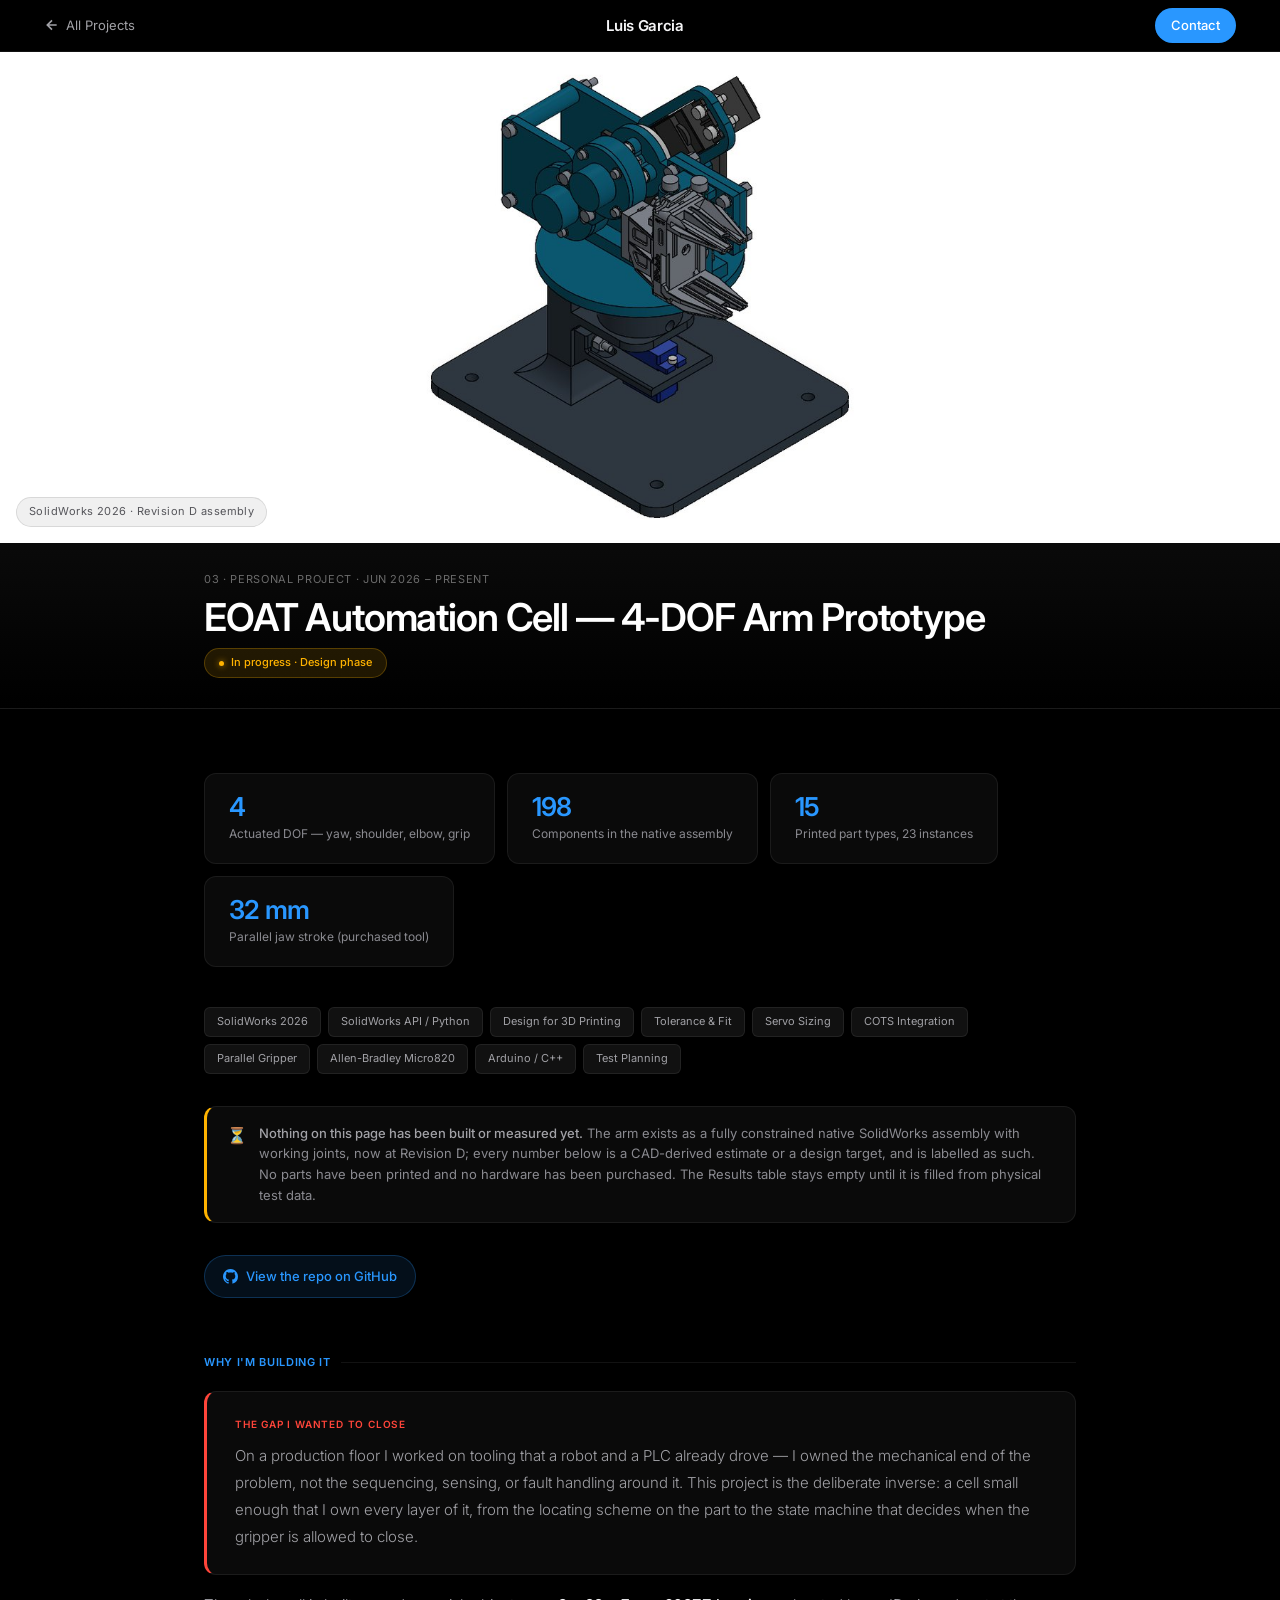
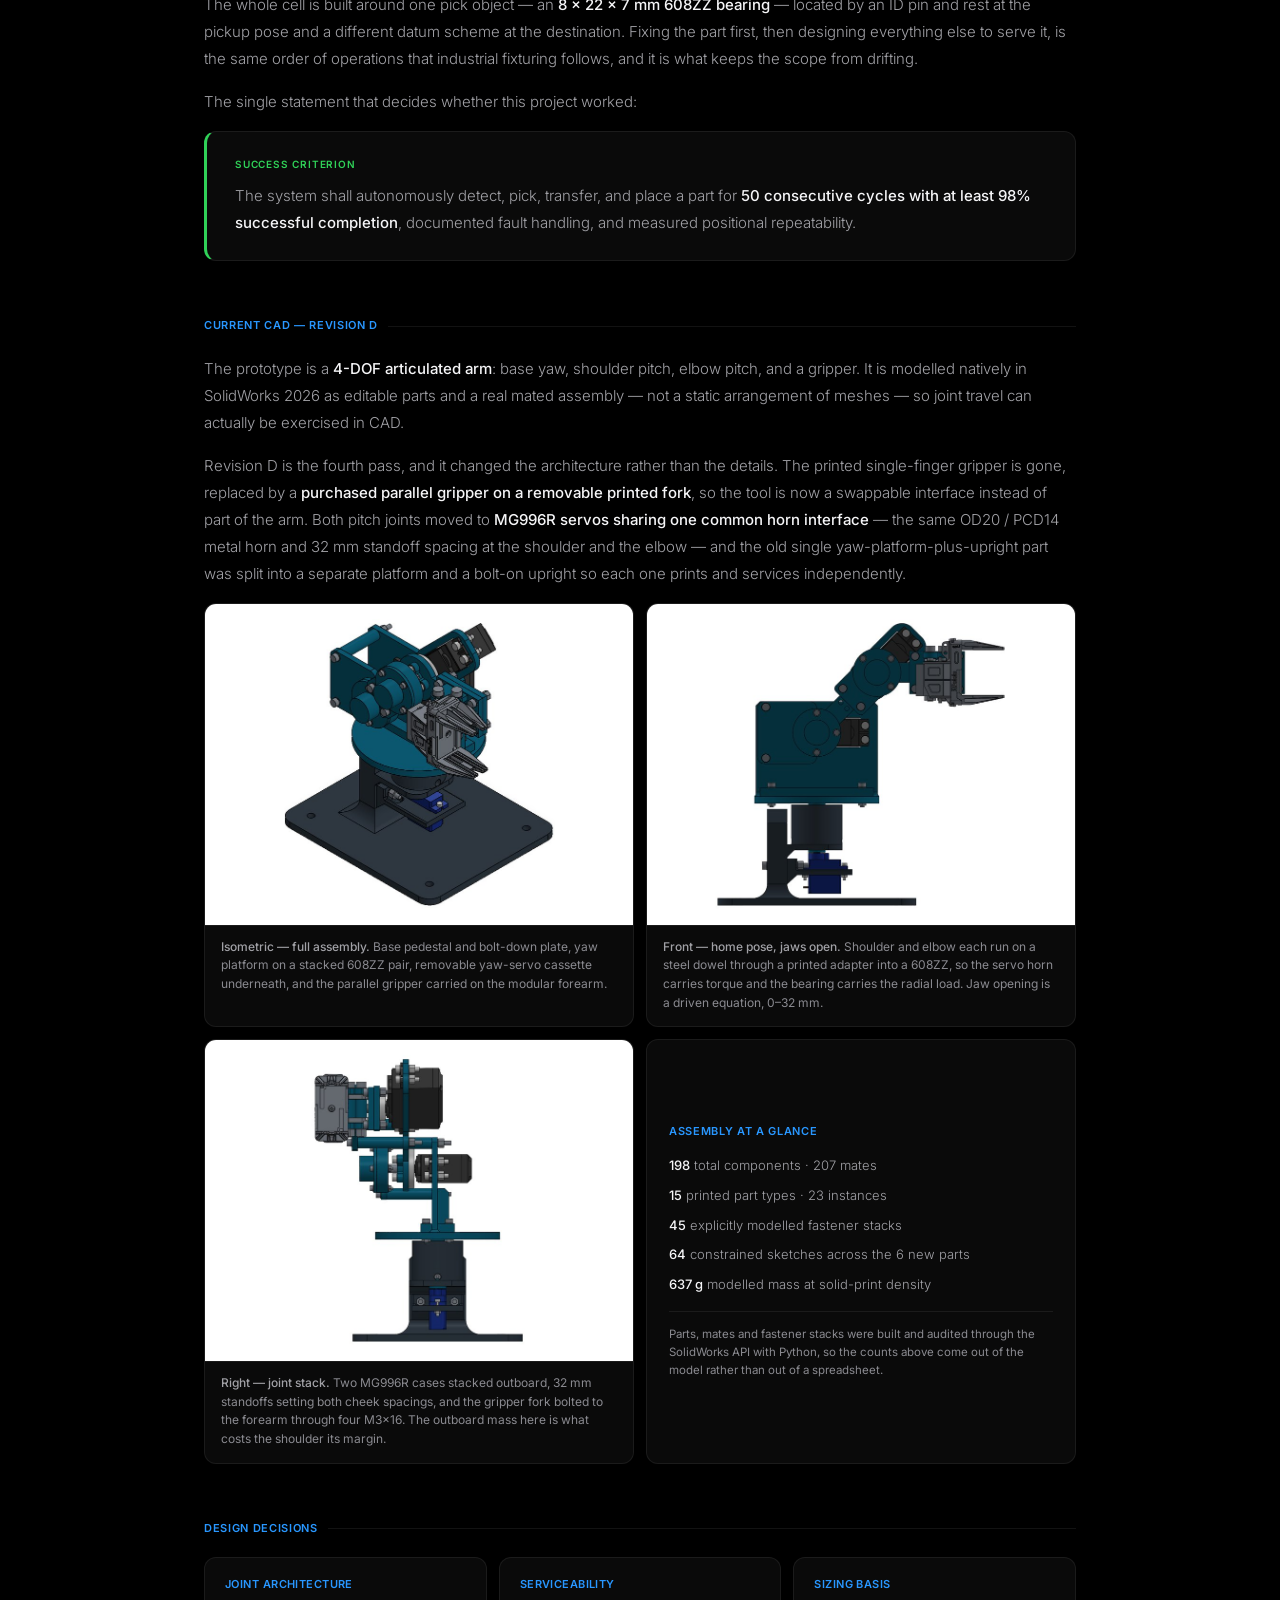
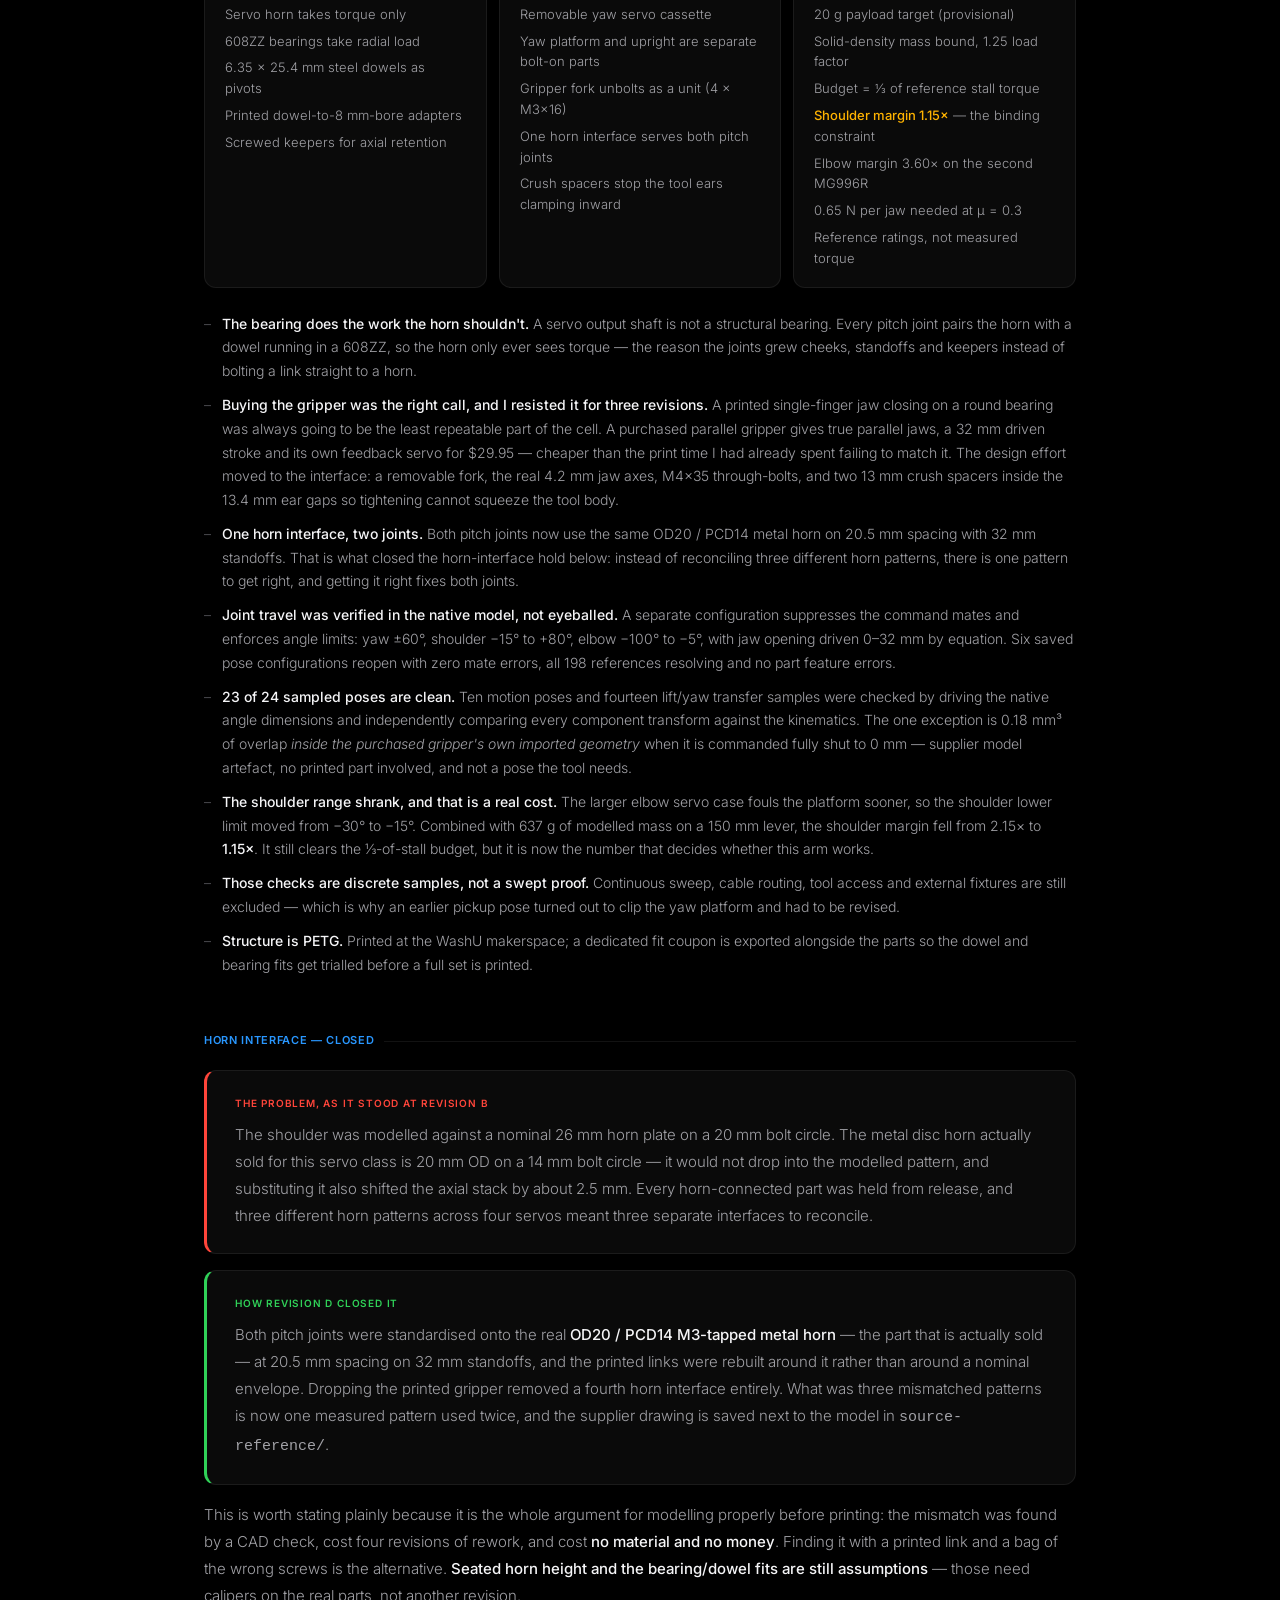
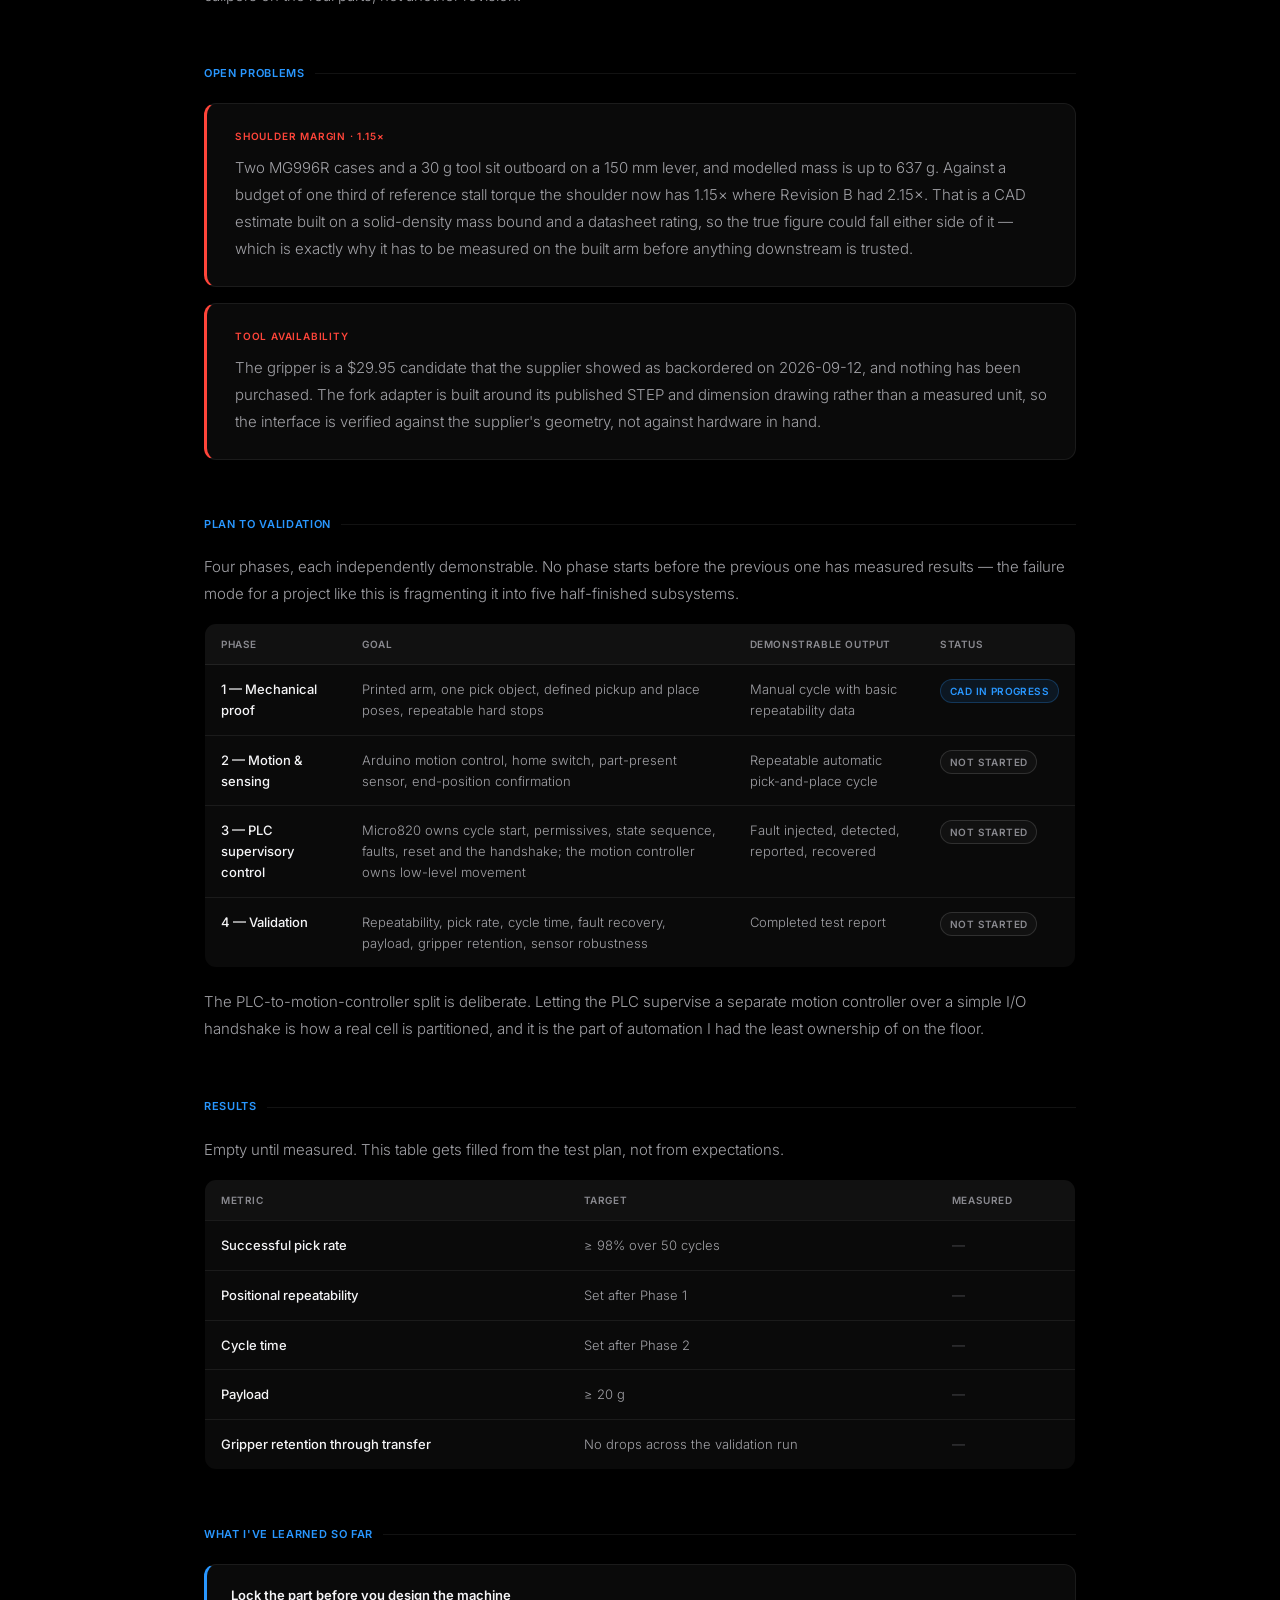
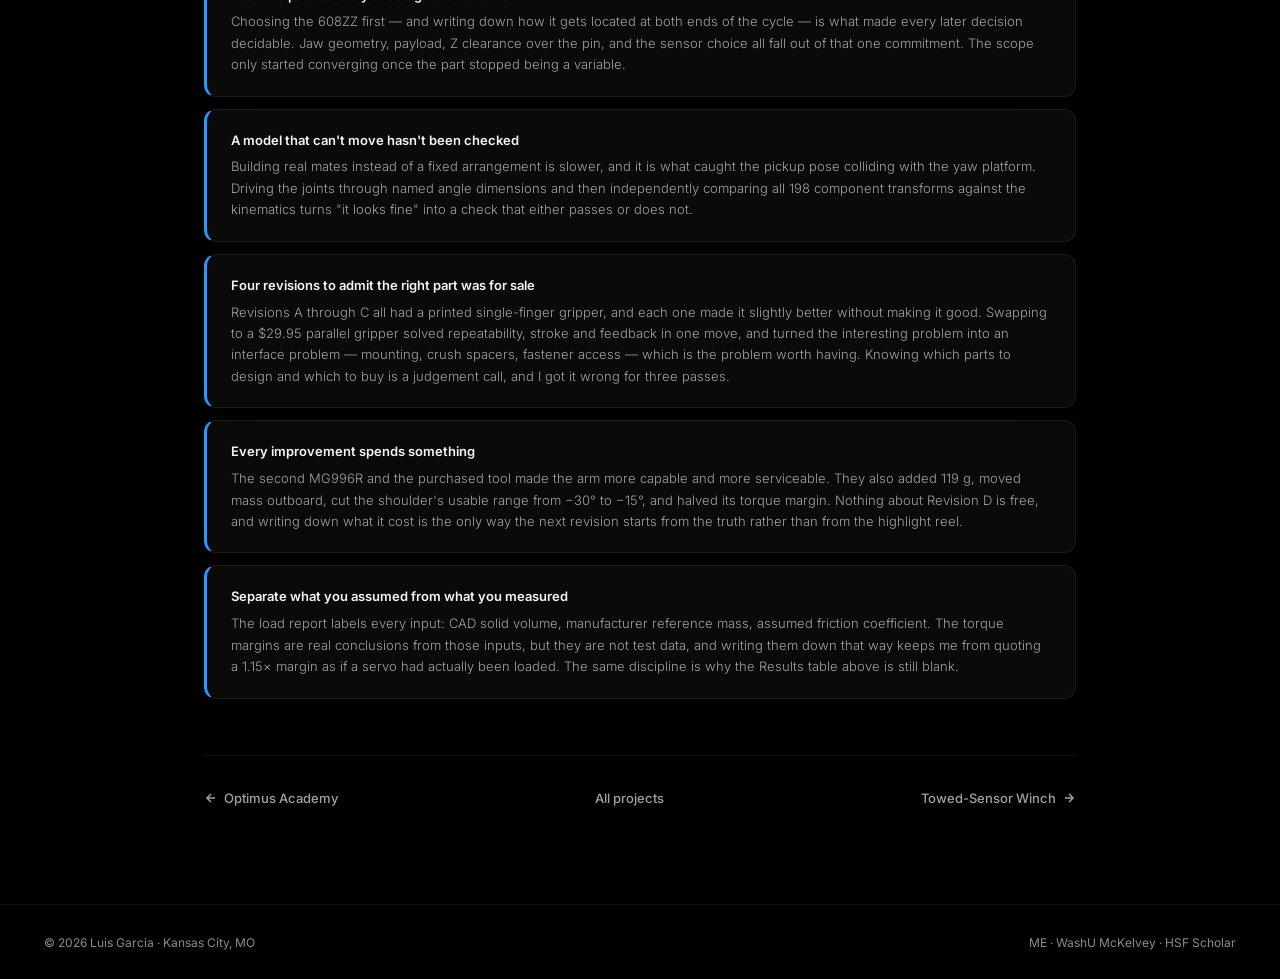
<file: project-automation-cell.html>
<!DOCTYPE html>
<html lang="en">
<head>
<meta charset="UTF-8">
<meta name="viewport" content="width=device-width, initial-scale=1.0">
<title>EOAT Automation Cell — 4-DOF Arm Prototype — Luis Garcia</title>
<meta name="description" content="Solo-designed 4-DOF servo arm and PLC-supervised pick cell: a 198-component SolidWorks assembly with a modular parallel gripper and a first-principles torque budget.">
<link rel="canonical" href="https://luisg54.github.io/engineering-portfolio/project-automation-cell.html">
<meta property="og:title" content="EOAT Automation Cell — 4-DOF Arm Prototype — Luis Garcia">
<meta property="og:description" content="Solo-designed 4-DOF servo arm and PLC-supervised pick cell: a 198-component SolidWorks assembly with a modular parallel gripper and a first-principles torque budget.">
<meta property="og:image" content="https://luisg54.github.io/engineering-portfolio/images/arm-hero.jpg?v=revd-w">
<meta property="og:url" content="https://luisg54.github.io/engineering-portfolio/project-automation-cell.html">
<meta property="og:type" content="article">
<meta name="twitter:card" content="summary_large_image">
<link rel="icon" href="images/favicon.svg" type="image/svg+xml">
<link rel="preconnect" href="https://fonts.googleapis.com">
<link rel="preconnect" href="https://fonts.gstatic.com" crossorigin>
<link href="https://fonts.googleapis.com/css2?family=Inter:wght@300;400;500;600&display=swap" rel="stylesheet">
<style>*,*::before,*::after{box-sizing:border-box;margin:0;padding:0}
:root{--bg:#000;--bg2:#0a0a0a;--bg3:#111;--bg4:#161616;--border:rgba(255,255,255,0.07);--border2:rgba(255,255,255,0.13);--text:#f5f5f7;--text2:#a1a1a6;--text3:#8a8a90;--text4:#55555a;--accent:#2997ff;--accent2:rgba(41,151,255,0.1);--green:#30d158;--green2:rgba(48,209,88,0.1);--amber:#ffb300;--r:12px;}
html{scroll-behavior:smooth}
body{background:var(--bg);color:var(--text);font-family:-apple-system,'Inter',BlinkMacSystemFont,sans-serif;font-size:15px;line-height:1.6;overflow-x:hidden;-webkit-font-smoothing:antialiased}
nav{position:fixed;top:0;left:0;right:0;z-index:200;display:flex;align-items:center;justify-content:space-between;padding:0 44px;height:52px;background:rgba(0,0,0,0.85);backdrop-filter:saturate(180%) blur(20px);border-bottom:1px solid var(--border)}
.nav-logo{font-size:15px;font-weight:600;color:var(--text);text-decoration:none;letter-spacing:-0.02em}
.nav-back{display:inline-flex;align-items:center;gap:6px;font-size:13px;color:var(--text2);text-decoration:none;transition:color .2s}
.nav-back:hover{color:var(--text)}
.nav-cta{font-size:13px;font-weight:500;color:#fff;background:var(--accent);padding:7px 16px;border-radius:980px;text-decoration:none;transition:opacity .2s}
.nav-cta:hover{opacity:.85}
.proj-hero-title{position:absolute;bottom:0;left:0;right:0;padding:32px 60px;z-index:3;background:linear-gradient(to top,rgba(0,0,0,.95) 0%,transparent 100%)}
.proj-hero-label{font-size:11px;color:rgba(255,255,255,.4);letter-spacing:.06em;text-transform:uppercase;margin-bottom:8px}
.proj-hero-name{font-size:clamp(22px,3vw,40px);font-weight:600;color:#fff;letter-spacing:-.03em;line-height:1.1}
.status-pill{display:inline-flex;align-items:center;gap:7px;background:rgba(255,179,0,0.12);border:1px solid rgba(255,179,0,0.25);border-radius:980px;padding:5px 14px;font-size:11px;font-weight:500;color:var(--amber);}
.status-dot{width:5px;height:5px;background:var(--amber);border-radius:50%;box-shadow:0 0 6px rgba(255,179,0,.8)}
.proj-content{max-width:960px;margin:0 auto;padding:64px 44px 96px}
.proj-section{margin-bottom:56px}
.proj-section-label{font-size:11px;font-weight:600;color:var(--accent);letter-spacing:.06em;text-transform:uppercase;margin-bottom:20px;display:flex;align-items:center;gap:10px}
.proj-section-label::after{content:'';flex:1;height:1px;background:var(--border)}
.metrics-row{display:flex;flex-wrap:wrap;gap:12px;margin-bottom:40px}
.big-metric{background:var(--bg2);border:1px solid var(--border);border-radius:var(--r);padding:20px 24px;min-width:140px}
.big-metric-num{font-size:26px;font-weight:600;color:var(--accent);letter-spacing:-.03em;line-height:1}
.big-metric-label{font-size:12px;color:var(--text3);margin-top:4px}
.tags-row{display:flex;flex-wrap:wrap;gap:7px;margin-bottom:32px}
.tag{font-size:11px;color:var(--text2);background:var(--bg3);border:1px solid var(--border);padding:5px 12px;border-radius:6px}
.proj-p{font-size:15px;color:var(--text2);line-height:1.8;margin-bottom:16px;font-weight:300}
.proj-p strong{color:var(--text);font-weight:500}
.proj-buls{list-style:none;display:flex;flex-direction:column;gap:10px;margin-bottom:24px}
.proj-buls li{font-size:14px;color:var(--text2);line-height:1.7;padding-left:18px;position:relative;font-weight:300}
.proj-buls li::before{content:'–';position:absolute;left:0;color:var(--text4)}
.proj-buls li strong{color:var(--text);font-weight:500}
.problem-box{background:var(--bg2);border:1px solid var(--border);border-left:3px solid #ff453a;border-radius:var(--r);padding:24px 28px;margin-bottom:16px}
.problem-box-label{font-size:10px;font-weight:600;color:#ff453a;letter-spacing:.08em;text-transform:uppercase;margin-bottom:10px}
.solution-box{background:var(--bg2);border:1px solid var(--border);border-left:3px solid var(--green);border-radius:var(--r);padding:24px 28px;margin-bottom:16px}
.solution-box-label{font-size:10px;font-weight:600;color:var(--green);letter-spacing:.08em;text-transform:uppercase;margin-bottom:10px}
.spec-grid{display:grid;grid-template-columns:repeat(3,1fr);gap:12px;margin-bottom:24px}
.spec-card{background:var(--bg2);border:1px solid var(--border);border-radius:var(--r);padding:18px 20px}
.spec-card-title{font-size:11px;font-weight:600;color:var(--accent);letter-spacing:.04em;text-transform:uppercase;margin-bottom:10px}
.spec-card-items{display:flex;flex-direction:column;gap:6px}
.spec-card-item{font-size:13px;color:var(--text2);font-weight:300}
.prop-notice{display:flex;align-items:flex-start;gap:12px;background:var(--bg2);border:1px solid var(--border);border-left:3px solid var(--amber);border-radius:var(--r);padding:16px 20px;margin-bottom:32px}
.prop-notice-icon{font-size:16px;flex-shrink:0;line-height:1.5}
.prop-notice-text{font-size:13px;color:var(--text3);line-height:1.6}
.prop-notice-text strong{color:var(--text2);font-weight:500}
.gallery{display:grid;grid-template-columns:repeat(2,1fr);gap:12px;margin-bottom:20px}
.shot{background:var(--bg2);border:1px solid var(--border);border-radius:var(--r);overflow:hidden}
.shot img{width:100%;display:block;aspect-ratio:4/3;object-fit:cover}
.shot-cap{padding:12px 16px 14px;font-size:12px;color:var(--text3);line-height:1.55;border-top:1px solid var(--border)}
.shot-cap b{color:var(--text2);font-weight:500}
.phase-table{width:100%;border-collapse:collapse;border:1px solid var(--border);border-radius:var(--r);overflow:hidden;margin-bottom:20px;font-size:13px}
.phase-table th{background:var(--bg3);color:var(--text3);font-size:10px;font-weight:600;letter-spacing:.06em;text-transform:uppercase;text-align:left;padding:12px 16px;border-bottom:1px solid var(--border)}
.phase-table td{padding:14px 16px;border-bottom:1px solid var(--border);color:var(--text2);font-weight:300;vertical-align:top;background:var(--bg2)}
.phase-table tr:last-child td{border-bottom:none}
.phase-table td b{color:var(--text);font-weight:500}
.st{display:inline-block;font-size:10px;font-weight:600;letter-spacing:.04em;text-transform:uppercase;padding:3px 9px;border-radius:980px;white-space:nowrap}
.st.now{background:var(--accent2);color:var(--accent);border:1px solid rgba(41,151,255,.25)}
.st.next{background:var(--bg3);color:var(--text3);border:1px solid var(--border2)}
.lesson-card{background:var(--bg2);border:1px solid var(--border);border-left:3px solid var(--accent);border-radius:var(--r);padding:20px 24px;margin-bottom:12px}
.lesson-title{font-size:13px;font-weight:600;color:var(--text);margin-bottom:6px}
.lesson-body{font-size:13px;color:var(--text2);line-height:1.65;font-weight:300}
.repo-link{display:inline-flex;align-items:center;gap:8px;font-size:13px;font-weight:500;color:var(--accent);text-decoration:none;background:var(--accent2);border:1px solid rgba(41,151,255,.25);padding:10px 18px;border-radius:980px;transition:background .2s}
.repo-link:hover{background:rgba(41,151,255,.18)}
.proj-nav-row{display:flex;justify-content:space-between;align-items:center;border-top:1px solid var(--border);padding-top:32px;margin-top:48px}
.proj-nav-link{display:inline-flex;align-items:center;gap:6px;font-size:13px;font-weight:500;color:var(--text2);text-decoration:none;transition:color .2s}
.proj-nav-link:hover{color:var(--accent)}
footer{padding:28px 44px;border-top:1px solid var(--border);display:flex;justify-content:space-between}
footer p{font-size:12px;color:var(--text3)}
.fade{opacity:0;transform:translateY(20px);transition:opacity .6s ease,transform .6s ease}
.fade.in{opacity:1;transform:translateY(0)}
@media(prefers-reduced-motion:reduce){
  html{scroll-behavior:auto}
  *,*::before,*::after{animation-duration:.01ms !important;animation-iteration-count:1 !important;transition-duration:.01ms !important}
  .fade{opacity:1 !important;transform:none !important}
}
a:focus-visible,button:focus-visible{outline:2px solid var(--accent);outline-offset:3px;border-radius:4px}
@media(max-width:768px){nav{padding:0 20px}.proj-hero-title{padding:20px}.proj-hero img{height:330px;max-height:none !important;object-position:center 32% !important}.proj-content{padding:40px 20px 72px}.spec-grid{grid-template-columns:1fr}.gallery{grid-template-columns:1fr}.phase-table{font-size:12px}.phase-table td,.phase-table th{padding:10px 12px}.phase-table thead{display:none}.phase-table tr{display:block;border-bottom:1px solid var(--border)}.phase-table tr:last-child{border-bottom:none}.phase-table td{display:block;border-bottom:none;padding:4px 14px}.phase-table td:first-child{padding-top:14px}.phase-table td:last-child{padding-bottom:14px}footer{flex-direction:column;gap:8px}}</style>
</head>
<body>
<nav>
  <a href="index.html" class="nav-back"><svg width="16" height="16" fill="none" stroke="currentColor" stroke-width="2.5" viewBox="0 0 24 24"><path d="M19 12H5M12 5l-7 7 7 7"/></svg>All Projects</a>
  <a href="index.html" class="nav-logo">Luis Garcia</a>
  <a href="index.html#contact" class="nav-cta">Contact</a>
</nav>

<div class="proj-hero" style="margin-top:52px;position:relative;overflow:hidden;background:#fff">
  <img src="images/arm-hero.jpg?v=revd-w" alt="Isometric SolidWorks view of the Revision D arm prototype on a white background, showing the yaw platform, both pitch joints and the modular parallel gripper on its bench base plate" width="1800" height="690" style="width:100%;max-width:1400px;margin:0 auto;aspect-ratio:1800/690;height:auto;object-fit:contain;display:block" fetchpriority="high">
  <div class="hero-badge" style="position:absolute;bottom:16px;left:16px;display:inline-flex;align-items:center;gap:6px;background:rgba(0,0,0,0.06);border:1px solid rgba(0,0,0,0.1);border-radius:980px;padding:5px 12px;font-size:11px;color:#55555a;letter-spacing:.04em">SolidWorks 2026 · Revision D assembly</div>
</div>
<div style="background:linear-gradient(to bottom,#0a0a0a,#000);border-bottom:1px solid var(--border)">
  <div class="proj-hero-title" style="position:static;background:none;max-width:960px;margin:0 auto;padding:28px clamp(20px,4.6vw,44px) 30px">
    <div class="proj-hero-label">03 · Personal Project · Jun 2026 – Present</div>
    <h1 class="proj-hero-name">EOAT Automation Cell — 4-DOF Arm Prototype</h1>
    <div style="display:flex;gap:10px;flex-wrap:wrap;margin-top:10px">
      <div class="status-pill"><div class="status-dot"></div>In progress · Design phase</div>
    </div>
  </div>
</div>

<div class="proj-content">

  <div class="proj-section fade">
    <div class="metrics-row">
      <div class="big-metric"><div class="big-metric-num">4</div><div class="big-metric-label">Actuated DOF — yaw, shoulder, elbow, grip</div></div>
      <div class="big-metric"><div class="big-metric-num">198</div><div class="big-metric-label">Components in the native assembly</div></div>
      <div class="big-metric"><div class="big-metric-num">15</div><div class="big-metric-label">Printed part types, 23 instances</div></div>
      <div class="big-metric"><div class="big-metric-num">32 mm</div><div class="big-metric-label">Parallel jaw stroke (purchased tool)</div></div>
    </div>
    <div class="tags-row">
      <span class="tag">SolidWorks 2026</span><span class="tag">SolidWorks API / Python</span>
      <span class="tag">Design for 3D Printing</span><span class="tag">Tolerance &amp; Fit</span>
      <span class="tag">Servo Sizing</span><span class="tag">COTS Integration</span><span class="tag">Parallel Gripper</span><span class="tag">Allen-Bradley Micro820</span>
      <span class="tag">Arduino / C++</span><span class="tag">Test Planning</span>
    </div>
    <div class="prop-notice">
      <div class="prop-notice-icon">⏳</div>
      <div class="prop-notice-text"><strong>Nothing on this page has been built or measured yet.</strong> The arm exists as a fully constrained native SolidWorks assembly with working joints, now at Revision D; every number below is a CAD-derived estimate or a design target, and is labelled as such. No parts have been printed and no hardware has been purchased. The Results table stays empty until it is filled from physical test data.</div>
    </div>
    <a class="repo-link" href="https://github.com/luisg54/eoat-automation-cell" target="_blank" rel="noopener">
      <svg width="15" height="15" fill="currentColor" viewBox="0 0 16 16"><path d="M8 0C3.58 0 0 3.58 0 8c0 3.54 2.29 6.53 5.47 7.59.4.07.55-.17.55-.38 0-.19-.01-.82-.01-1.49-2.01.37-2.53-.49-2.69-.94-.09-.23-.48-.94-.82-1.13-.28-.15-.68-.52-.01-.53.63-.01 1.08.58 1.23.82.72 1.21 1.87.87 2.33.66.07-.52.28-.87.51-1.07-1.78-.2-3.64-.89-3.64-3.95 0-.87.31-1.59.82-2.15-.08-.2-.36-1.02.08-2.12 0 0 .67-.21 2.2.82.64-.18 1.32-.27 2-.27s1.36.09 2 .27c1.53-1.04 2.2-.82 2.2-.82.44 1.1.16 1.92.08 2.12.51.56.82 1.27.82 2.15 0 3.07-1.87 3.75-3.65 3.95.29.25.54.73.54 1.48 0 1.07-.01 1.93-.01 2.2 0 .21.15.46.55.38A8.01 8.01 0 0016 8c0-4.42-3.58-8-8-8z"/></svg>
      View the repo on GitHub
    </a>
  </div>

  <div class="proj-section fade">
    <div class="proj-section-label">Why I'm Building It</div>
    <div class="problem-box">
      <div class="problem-box-label">The gap I wanted to close</div>
      <p class="proj-p" style="margin-bottom:0">On a production floor I worked on tooling that a robot and a PLC already drove — I owned the mechanical end of the problem, not the sequencing, sensing, or fault handling around it. This project is the deliberate inverse: a cell small enough that I own every layer of it, from the locating scheme on the part to the state machine that decides when the gripper is allowed to close.</p>
    </div>
    <p class="proj-p">The whole cell is built around one pick object — an <strong>8 × 22 × 7 mm 608ZZ bearing</strong> — located by an ID pin and rest at the pickup pose and a different datum scheme at the destination. Fixing the part first, then designing everything else to serve it, is the same order of operations that industrial fixturing follows, and it is what keeps the scope from drifting.</p>
    <p class="proj-p">The single statement that decides whether this project worked:</p>
    <div class="solution-box">
      <div class="solution-box-label">Success criterion</div>
      <p class="proj-p" style="margin-bottom:0">The system shall autonomously detect, pick, transfer, and place a part for <strong>50 consecutive cycles with at least 98% successful completion</strong>, documented fault handling, and measured positional repeatability.</p>
    </div>
  </div>

  <div class="proj-section fade">
    <div class="proj-section-label">Current CAD — Revision D</div>
    <p class="proj-p">The prototype is a <strong>4-DOF articulated arm</strong>: base yaw, shoulder pitch, elbow pitch, and a gripper. It is modelled natively in SolidWorks 2026 as editable parts and a real mated assembly — not a static arrangement of meshes — so joint travel can actually be exercised in CAD.</p>
    <p class="proj-p">Revision D is the fourth pass, and it changed the architecture rather than the details. The printed single-finger gripper is gone, replaced by a <strong>purchased parallel gripper on a removable printed fork</strong>, so the tool is now a swappable interface instead of part of the arm. Both pitch joints moved to <strong>MG996R servos sharing one common horn interface</strong> — the same OD20 / PCD14 metal horn and 32 mm standoff spacing at the shoulder and the elbow — and the old single yaw-platform-plus-upright part was split into a separate platform and a bolt-on upright so each one prints and services independently.</p>

    <div class="gallery">
      <figure class="shot">
        <img src="images/arm-cover.jpg?v=revd-w" alt="Isometric view of the Revision D assembly showing the base plate, yaw platform, both bearing-supported pitch joints and the parallel gripper" loading="lazy">
        <figcaption class="shot-cap"><b>Isometric — full assembly.</b> Base pedestal and bolt-down plate, yaw platform on a stacked 608ZZ pair, removable yaw-servo cassette underneath, and the parallel gripper carried on the modular forearm.</figcaption>
      </figure>
      <figure class="shot">
        <img src="images/arm-front.jpg?v=revd-w" alt="Front orthographic view of the Revision D arm in the home pose with the parallel gripper jaws open" loading="lazy">
        <figcaption class="shot-cap"><b>Front — home pose, jaws open.</b> Shoulder and elbow each run on a steel dowel through a printed adapter into a 608ZZ, so the servo horn carries torque and the bearing carries the radial load. Jaw opening is a driven equation, 0–32 mm.</figcaption>
      </figure>
      <figure class="shot">
        <img src="images/arm-right.jpg?v=revd-w" alt="Right orthographic view of the Revision D arm showing the two MG996R servos, the 32 mm standoffs and the gripper fork" loading="lazy">
        <figcaption class="shot-cap"><b>Right — joint stack.</b> Two MG996R cases stacked outboard, 32 mm standoffs setting both cheek spacings, and the gripper fork bolted to the forearm through four M3×16. The outboard mass here is what costs the shoulder its margin.</figcaption>
      </figure>
      <figure class="shot" style="display:flex;flex-direction:column;justify-content:center;padding:24px 22px">
        <div style="font-size:11px;font-weight:600;color:var(--accent);letter-spacing:.06em;text-transform:uppercase;margin-bottom:14px">Assembly at a glance</div>
        <div style="display:flex;flex-direction:column;gap:9px;font-size:13px;color:var(--text2);font-weight:300">
          <div><b style="color:var(--text);font-weight:500">198</b> total components · 207 mates</div>
          <div><b style="color:var(--text);font-weight:500">15</b> printed part types · 23 instances</div>
          <div><b style="color:var(--text);font-weight:500">45</b> explicitly modelled fastener stacks</div>
          <div><b style="color:var(--text);font-weight:500">64</b> constrained sketches across the 6 new parts</div>
          <div><b style="color:var(--text);font-weight:500">637 g</b> modelled mass at solid-print density</div>
        </div>
        <div style="margin-top:16px;padding-top:14px;border-top:1px solid var(--border);font-size:11.5px;color:var(--text3);line-height:1.55">Parts, mates and fastener stacks were built and audited through the SolidWorks API with Python, so the counts above come out of the model rather than out of a spreadsheet.</div>
      </figure>
    </div>
  </div>

  <div class="proj-section fade">
    <div class="proj-section-label">Design Decisions</div>
    <div class="spec-grid">
      <div class="spec-card">
        <div class="spec-card-title">Joint Architecture</div>
        <div class="spec-card-items">
          <div class="spec-card-item">Servo horn takes torque only</div>
          <div class="spec-card-item">608ZZ bearings take radial load</div>
          <div class="spec-card-item">6.35 × 25.4 mm steel dowels as pivots</div>
          <div class="spec-card-item">Printed dowel-to-8 mm-bore adapters</div>
          <div class="spec-card-item">Screwed keepers for axial retention</div>
        </div>
      </div>
      <div class="spec-card">
        <div class="spec-card-title">Serviceability</div>
        <div class="spec-card-items">
          <div class="spec-card-item">Removable yaw servo cassette</div>
          <div class="spec-card-item">Yaw platform and upright are separate bolt-on parts</div>
          <div class="spec-card-item">Gripper fork unbolts as a unit (4 × M3×16)</div>
          <div class="spec-card-item">One horn interface serves both pitch joints</div>
          <div class="spec-card-item">Crush spacers stop the tool ears clamping inward</div>
        </div>
      </div>
      <div class="spec-card">
        <div class="spec-card-title">Sizing Basis</div>
        <div class="spec-card-items">
          <div class="spec-card-item">20 g payload target (provisional)</div>
          <div class="spec-card-item">Solid-density mass bound, 1.25 load factor</div>
          <div class="spec-card-item">Budget = ⅓ of reference stall torque</div>
          <div class="spec-card-item"><strong style="color:var(--amber);font-weight:500">Shoulder margin 1.15×</strong> — the binding constraint</div>
          <div class="spec-card-item">Elbow margin 3.60× on the second MG996R</div>
          <div class="spec-card-item">0.65 N per jaw needed at µ = 0.3</div>
          <div class="spec-card-item">Reference ratings, not measured torque</div>
        </div>
      </div>
    </div>
    <ul class="proj-buls">
      <li><strong>The bearing does the work the horn shouldn't.</strong> A servo output shaft is not a structural bearing. Every pitch joint pairs the horn with a dowel running in a 608ZZ, so the horn only ever sees torque — the reason the joints grew cheeks, standoffs and keepers instead of bolting a link straight to a horn.</li>
      <li><strong>Buying the gripper was the right call, and I resisted it for three revisions.</strong> A printed single-finger jaw closing on a round bearing was always going to be the least repeatable part of the cell. A purchased parallel gripper gives true parallel jaws, a 32 mm driven stroke and its own feedback servo for $29.95 — cheaper than the print time I had already spent failing to match it. The design effort moved to the interface: a removable fork, the real 4.2 mm jaw axes, M4×35 through-bolts, and two 13 mm crush spacers inside the 13.4 mm ear gaps so tightening cannot squeeze the tool body.</li>
      <li><strong>One horn interface, two joints.</strong> Both pitch joints now use the same OD20 / PCD14 metal horn on 20.5 mm spacing with 32 mm standoffs. That is what closed the horn-interface hold below: instead of reconciling three different horn patterns, there is one pattern to get right, and getting it right fixes both joints.</li>
      <li><strong>Joint travel was verified in the native model, not eyeballed.</strong> A separate configuration suppresses the command mates and enforces angle limits: yaw ±60°, shoulder −15° to +80°, elbow −100° to −5°, with jaw opening driven 0–32 mm by equation. Six saved pose configurations reopen with zero mate errors, all 198 references resolving and no part feature errors.</li>
      <li><strong>23 of 24 sampled poses are clean.</strong> Ten motion poses and fourteen lift/yaw transfer samples were checked by driving the native angle dimensions and independently comparing every component transform against the kinematics. The one exception is 0.18 mm³ of overlap <em>inside the purchased gripper's own imported geometry</em> when it is commanded fully shut to 0 mm — supplier model artefact, no printed part involved, and not a pose the tool needs.</li>
      <li><strong>The shoulder range shrank, and that is a real cost.</strong> The larger elbow servo case fouls the platform sooner, so the shoulder lower limit moved from −30° to −15°. Combined with 637 g of modelled mass on a 150 mm lever, the shoulder margin fell from 2.15× to <strong>1.15×</strong>. It still clears the ⅓-of-stall budget, but it is now the number that decides whether this arm works.</li>
      <li><strong>Those checks are discrete samples, not a swept proof.</strong> Continuous sweep, cable routing, tool access and external fixtures are still excluded — which is why an earlier pickup pose turned out to clip the yaw platform and had to be revised.</li>
      <li><strong>Structure is PETG.</strong> Printed at the WashU makerspace; a dedicated fit coupon is exported alongside the parts so the dowel and bearing fits get trialled before a full set is printed.</li>
    </ul>
  </div>

  <div class="proj-section fade">
    <div class="proj-section-label">Horn Interface — Closed</div>
    <div class="problem-box">
      <div class="problem-box-label">The problem, as it stood at Revision B</div>
      <p class="proj-p" style="margin-bottom:0">The shoulder was modelled against a nominal 26 mm horn plate on a 20 mm bolt circle. The metal disc horn actually sold for this servo class is 20 mm OD on a 14 mm bolt circle — it would not drop into the modelled pattern, and substituting it also shifted the axial stack by about 2.5 mm. Every horn-connected part was held from release, and three different horn patterns across four servos meant three separate interfaces to reconcile.</p>
    </div>
    <div class="solution-box">
      <div class="solution-box-label">How Revision D closed it</div>
      <p class="proj-p" style="margin-bottom:0">Both pitch joints were standardised onto the real <strong>OD20 / PCD14 M3-tapped metal horn</strong> — the part that is actually sold — at 20.5 mm spacing on 32 mm standoffs, and the printed links were rebuilt around it rather than around a nominal envelope. Dropping the printed gripper removed a fourth horn interface entirely. What was three mismatched patterns is now one measured pattern used twice, and the supplier drawing is saved next to the model in <code>source-reference/</code>.</p>
    </div>
    <p class="proj-p">This is worth stating plainly because it is the whole argument for modelling properly before printing: the mismatch was found by a CAD check, cost four revisions of rework, and cost <strong>no material and no money</strong>. Finding it with a printed link and a bag of the wrong screws is the alternative. <strong>Seated horn height and the bearing/dowel fits are still assumptions</strong> — those need calipers on the real parts, not another revision.</p>
  </div>

  <div class="proj-section fade">
    <div class="proj-section-label">Open Problems</div>
    <div class="problem-box">
      <div class="problem-box-label">Shoulder margin · 1.15×</div>
      <p class="proj-p" style="margin-bottom:0">Two MG996R cases and a 30 g tool sit outboard on a 150 mm lever, and modelled mass is up to 637 g. Against a budget of one third of reference stall torque the shoulder now has 1.15× where Revision B had 2.15×. That is a CAD estimate built on a solid-density mass bound and a datasheet rating, so the true figure could fall either side of it — which is exactly why it has to be measured on the built arm before anything downstream is trusted.</p>
    </div>
    <div class="problem-box">
      <div class="problem-box-label">Tool availability</div>
      <p class="proj-p" style="margin-bottom:0">The gripper is a $29.95 candidate that the supplier showed as backordered on 2026-09-12, and nothing has been purchased. The fork adapter is built around its published STEP and dimension drawing rather than a measured unit, so the interface is verified against the supplier's geometry, not against hardware in hand.</p>
    </div>
  </div>

  <div class="proj-section fade">
    <div class="proj-section-label">Plan to Validation</div>
    <p class="proj-p">Four phases, each independently demonstrable. No phase starts before the previous one has measured results — the failure mode for a project like this is fragmenting it into five half-finished subsystems.</p>
    <table class="phase-table">
      <thead><tr><th>Phase</th><th>Goal</th><th>Demonstrable output</th><th>Status</th></tr></thead>
      <tbody>
        <tr>
          <td><b>1 — Mechanical proof</b></td>
          <td>Printed arm, one pick object, defined pickup and place poses, repeatable hard stops</td>
          <td>Manual cycle with basic repeatability data</td>
          <td><span class="st now">CAD in progress</span></td>
        </tr>
        <tr>
          <td><b>2 — Motion &amp; sensing</b></td>
          <td>Arduino motion control, home switch, part-present sensor, end-position confirmation</td>
          <td>Repeatable automatic pick-and-place cycle</td>
          <td><span class="st next">Not started</span></td>
        </tr>
        <tr>
          <td><b>3 — PLC supervisory control</b></td>
          <td>Micro820 owns cycle start, permissives, state sequence, faults, reset and the handshake; the motion controller owns low-level movement</td>
          <td>Fault injected, detected, reported, recovered</td>
          <td><span class="st next">Not started</span></td>
        </tr>
        <tr>
          <td><b>4 — Validation</b></td>
          <td>Repeatability, pick rate, cycle time, fault recovery, payload, gripper retention, sensor robustness</td>
          <td>Completed test report</td>
          <td><span class="st next">Not started</span></td>
        </tr>
      </tbody>
    </table>
    <p class="proj-p">The PLC-to-motion-controller split is deliberate. Letting the PLC supervise a separate motion controller over a simple I/O handshake is how a real cell is partitioned, and it is the part of automation I had the least ownership of on the floor.</p>
  </div>

  <div class="proj-section fade">
    <div class="proj-section-label">Results</div>
    <p class="proj-p">Empty until measured. This table gets filled from the test plan, not from expectations.</p>
    <table class="phase-table">
      <thead><tr><th>Metric</th><th>Target</th><th>Measured</th></tr></thead>
      <tbody>
        <tr><td><b>Successful pick rate</b></td><td>≥ 98% over 50 cycles</td><td style="color:var(--text4)">—</td></tr>
        <tr><td><b>Positional repeatability</b></td><td>Set after Phase 1</td><td style="color:var(--text4)">—</td></tr>
        <tr><td><b>Cycle time</b></td><td>Set after Phase 2</td><td style="color:var(--text4)">—</td></tr>
        <tr><td><b>Payload</b></td><td>≥ 20 g</td><td style="color:var(--text4)">—</td></tr>
        <tr><td><b>Gripper retention through transfer</b></td><td>No drops across the validation run</td><td style="color:var(--text4)">—</td></tr>
      </tbody>
    </table>
  </div>

  <div class="proj-section fade">
    <div class="proj-section-label">What I've Learned So Far</div>
    <div class="lesson-card">
      <div class="lesson-title">Lock the part before you design the machine</div>
      <div class="lesson-body">Choosing the 608ZZ first — and writing down how it gets located at both ends of the cycle — is what made every later decision decidable. Jaw geometry, payload, Z clearance over the pin, and the sensor choice all fall out of that one commitment. The scope only started converging once the part stopped being a variable.</div>
    </div>
    <div class="lesson-card">
      <div class="lesson-title">A model that can't move hasn't been checked</div>
      <div class="lesson-body">Building real mates instead of a fixed arrangement is slower, and it is what caught the pickup pose colliding with the yaw platform. Driving the joints through named angle dimensions and then independently comparing all 198 component transforms against the kinematics turns "it looks fine" into a check that either passes or does not.</div>
    </div>
    <div class="lesson-card">
      <div class="lesson-title">Four revisions to admit the right part was for sale</div>
      <div class="lesson-body">Revisions A through C all had a printed single-finger gripper, and each one made it slightly better without making it good. Swapping to a $29.95 parallel gripper solved repeatability, stroke and feedback in one move, and turned the interesting problem into an interface problem — mounting, crush spacers, fastener access — which is the problem worth having. Knowing which parts to design and which to buy is a judgement call, and I got it wrong for three passes.</div>
    </div>
    <div class="lesson-card">
      <div class="lesson-title">Every improvement spends something</div>
      <div class="lesson-body">The second MG996R and the purchased tool made the arm more capable and more serviceable. They also added 119 g, moved mass outboard, cut the shoulder's usable range from −30° to −15°, and halved its torque margin. Nothing about Revision D is free, and writing down what it cost is the only way the next revision starts from the truth rather than from the highlight reel.</div>
    </div>
    <div class="lesson-card">
      <div class="lesson-title">Separate what you assumed from what you measured</div>
      <div class="lesson-body">The load report labels every input: CAD solid volume, manufacturer reference mass, assumed friction coefficient. The torque margins are real conclusions from those inputs, but they are not test data, and writing them down that way keeps me from quoting a 1.15× margin as if a servo had actually been loaded. The same discipline is why the Results table above is still blank.</div>
    </div>
  </div>

  <div class="proj-nav-row fade">
    <a href="project-optimus.html" class="proj-nav-link"><svg width="14" height="14" fill="none" stroke="currentColor" stroke-width="2.5" viewBox="0 0 24 24"><path d="M19 12H5M12 5l-7 7 7 7"/></svg>Optimus Academy</a>
    <a href="index.html#projects" class="proj-nav-link">All projects</a>
    <a href="project-winch.html" class="proj-nav-link">Towed-Sensor Winch<svg width="14" height="14" fill="none" stroke="currentColor" stroke-width="2.5" viewBox="0 0 24 24"><path d="M5 12h14M12 5l7 7-7 7"/></svg></a>
  </div>

</div>

<footer>
  <p>© 2026 Luis Garcia · Kansas City, MO</p>
  <p>ME · WashU McKelvey · HSF Scholar</p>
</footer>
<script>const obs=new IntersectionObserver(entries=>{entries.forEach(e=>{if(e.isIntersecting){const s=Array.from(e.target.parentElement?.children||[]).filter(c=>c.classList.contains('fade'));const i=Math.min(s.indexOf(e.target),4);setTimeout(()=>e.target.classList.add('in'),i*80);obs.unobserve(e.target);}});},{threshold:0.05,rootMargin:'0px 0px -40px 0px'});
document.querySelectorAll('.fade').forEach(el=>{const r=el.getBoundingClientRect();if(r.top<window.innerHeight){el.classList.add('in');}else{obs.observe(el);}});</script>
</body>
</html>
</file>
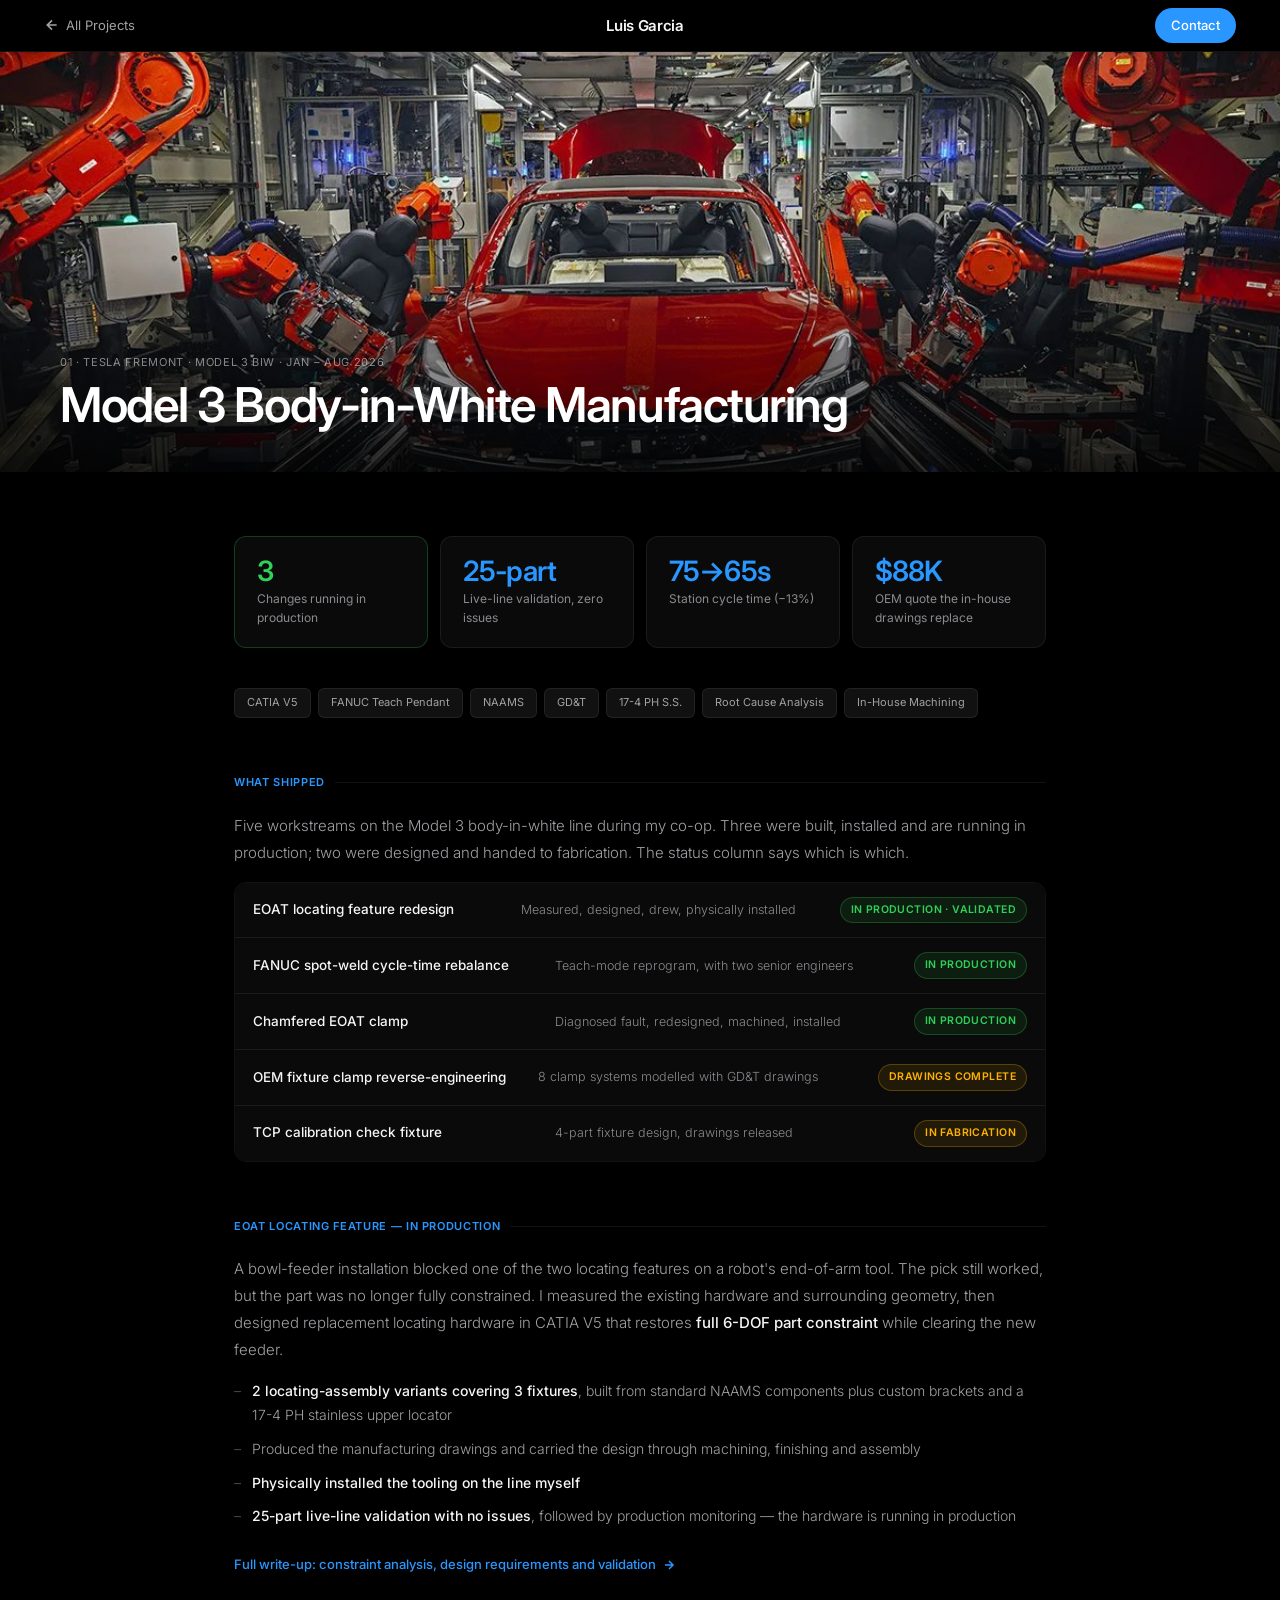
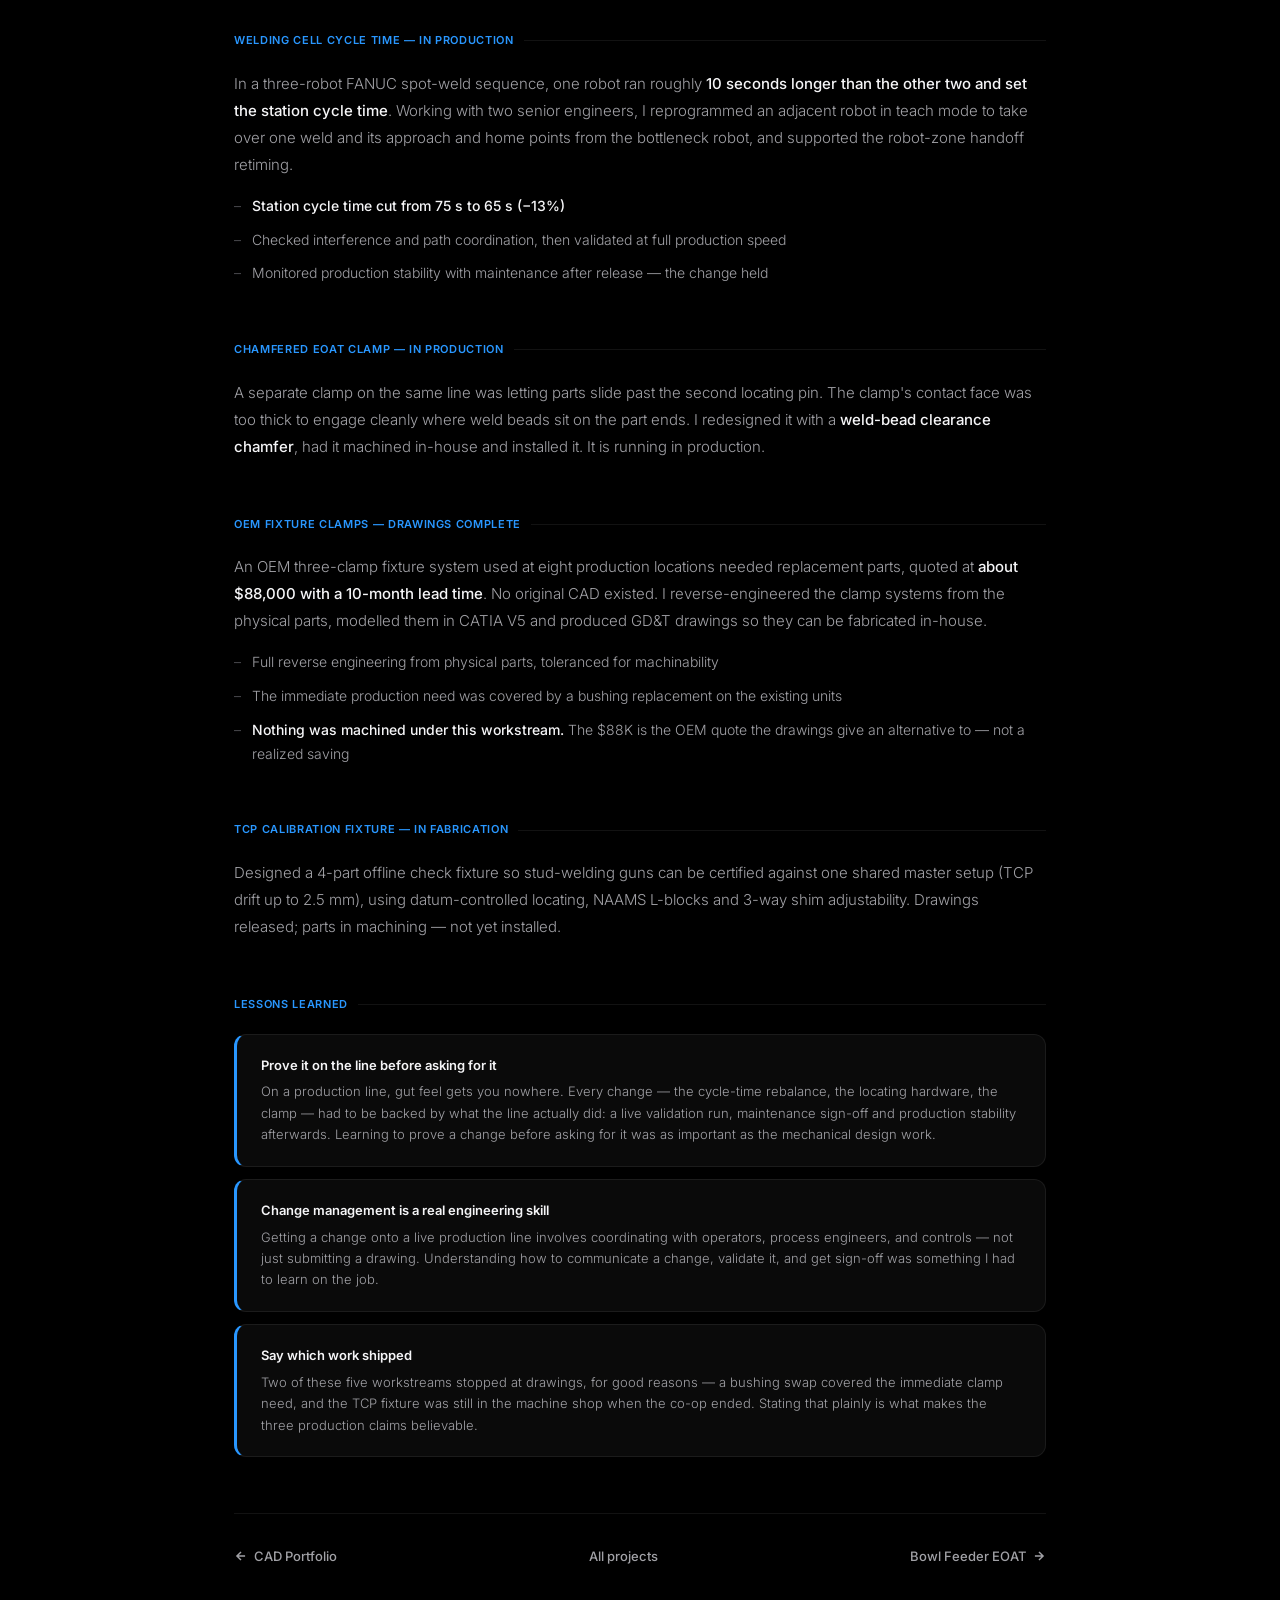
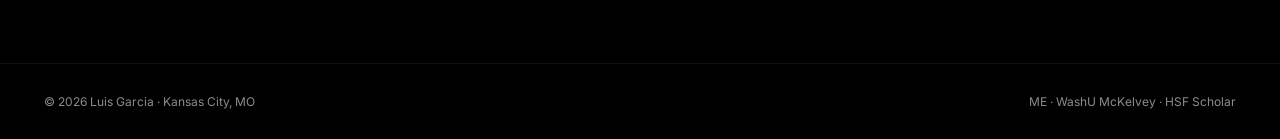
<file: project-biw.html>
<!DOCTYPE html>
<html lang="en">
<head>
<meta charset="UTF-8">
<meta name="viewport" content="width=device-width, initial-scale=1.0">
<title>Model 3 BIW Manufacturing — Luis Garcia</title>
<meta name="description" content="Model 3 body-in-white work at Tesla Fremont: EOAT locating hardware and a spot-weld cycle-time cut running in production, plus OEM fixture reverse-engineering.">
<link rel="canonical" href="https://luisg54.github.io/engineering-portfolio/project-biw.html">
<meta property="og:title" content="Model 3 BIW Manufacturing — Luis Garcia">
<meta property="og:description" content="Model 3 body-in-white work at Tesla Fremont: EOAT locating hardware and a spot-weld cycle-time cut running in production, plus OEM fixture reverse-engineering.">
<meta property="og:image" content="https://luisg54.github.io/engineering-portfolio/images/biw.jpg">
<meta property="og:url" content="https://luisg54.github.io/engineering-portfolio/project-biw.html">
<meta property="og:type" content="article">
<meta name="twitter:card" content="summary_large_image">
<link rel="icon" href="images/favicon.svg" type="image/svg+xml">
<link rel="preconnect" href="https://fonts.googleapis.com">
<link rel="preconnect" href="https://fonts.gstatic.com" crossorigin>
<link href="https://fonts.googleapis.com/css2?family=Inter:wght@300;400;500;600&display=swap" rel="stylesheet">
<style>
*,*::before,*::after{box-sizing:border-box;margin:0;padding:0}
:root{
  --bg:#000;--bg2:#0a0a0a;--bg3:#111;--bg4:#161616;
  --border:rgba(255,255,255,0.07);--border2:rgba(255,255,255,0.13);
  --text:#f5f5f7;--text2:#a1a1a6;--text3:#8a8a90;--text4:#55555a;
  --accent:#2997ff;--accent2:rgba(41,151,255,0.1);
  --green:#30d158;--green2:rgba(48,209,88,0.1);
  --r:12px;
}
html{scroll-behavior:smooth}
body{background:var(--bg);color:var(--text);font-family:-apple-system,'Inter',BlinkMacSystemFont,sans-serif;font-size:15px;line-height:1.6;overflow-x:hidden;-webkit-font-smoothing:antialiased}
nav{position:fixed;top:0;left:0;right:0;z-index:200;display:flex;align-items:center;justify-content:space-between;padding:0 44px;height:52px;background:rgba(0,0,0,0.85);backdrop-filter:saturate(180%) blur(20px);border-bottom:1px solid var(--border)}
.nav-logo{font-size:15px;font-weight:600;color:var(--text);text-decoration:none;letter-spacing:-0.02em}
.nav-back{display:inline-flex;align-items:center;gap:6px;font-size:13px;color:var(--text2);text-decoration:none;transition:color .2s}
.nav-back:hover{color:var(--text)}
.nav-cta{font-size:13px;font-weight:500;color:#fff;background:var(--accent);padding:7px 16px;border-radius:980px;text-decoration:none;transition:opacity .2s}
.nav-cta:hover{opacity:.85}

/* HERO */
.proj-hero{width:100%;margin-top:52px;position:relative;overflow:hidden}
.proj-hero img{width:100%;display:block;max-height:520px;object-fit:cover;object-position:center}
.proj-hero.whitebg img{object-fit:contain;background:#f0ede8;padding:40px;max-height:460px}
.proj-hero.darkbg img{object-fit:cover;background:#000}
.proj-hero.letterbox img{object-fit:cover;object-position:center 40%;max-height:420px}
.proj-hero-overlay{position:absolute;inset:0;background:linear-gradient(to bottom,transparent 50%,rgba(0,0,0,.8) 100%)}
.proj-hero-title{position:absolute;bottom:0;left:0;right:0;padding:40px 60px}
.proj-hero-label{font-size:11px;color:rgba(255,255,255,.5);letter-spacing:.06em;text-transform:uppercase;margin-bottom:8px}
.proj-hero-name{font-size:clamp(28px,4vw,48px);font-weight:600;color:#fff;letter-spacing:-.03em;line-height:1.1}

/* CONTENT */
.proj-content{max-width:900px;margin:0 auto;padding:64px 44px 96px}
.proj-section{margin-bottom:56px}
.proj-section-label{font-size:11px;font-weight:600;color:var(--accent);letter-spacing:.06em;text-transform:uppercase;margin-bottom:20px;display:flex;align-items:center;gap:10px}
.proj-section-label::after{content:'';flex:1;height:1px;background:var(--border)}

/* metrics row */
.metrics-row{display:grid;grid-template-columns:repeat(4,1fr);gap:12px;margin-bottom:40px}
.big-metric{background:var(--bg2);border:1px solid var(--border);border-radius:var(--r);padding:20px 22px;min-width:0}
.big-metric-num{font-size:28px;font-weight:600;color:var(--accent);letter-spacing:-.03em;line-height:1}
.big-metric-label{font-size:12px;color:var(--text3);margin-top:4px}

/* tags */
.tags-row{display:flex;flex-wrap:wrap;gap:7px;margin-bottom:32px}
.tag{font-size:11px;color:var(--text2);background:var(--bg3);border:1px solid var(--border);padding:5px 12px;border-radius:6px}

/* text */
.proj-p{font-size:15px;color:var(--text2);line-height:1.8;margin-bottom:16px;font-weight:300}
.proj-p strong{color:var(--text);font-weight:500}

/* bullets */
.proj-buls{list-style:none;display:flex;flex-direction:column;gap:10px;margin-bottom:24px}
.proj-buls li{font-size:14px;color:var(--text2);line-height:1.7;padding-left:18px;position:relative;font-weight:300}
.proj-buls li::before{content:'–';position:absolute;left:0;color:var(--text4)}
.proj-buls li strong{color:var(--text);font-weight:500}

/* image gallery */
.img-grid{display:grid;gap:12px;margin-bottom:8px}
.img-grid.cols2{grid-template-columns:1fr 1fr}
.img-grid.cols3{grid-template-columns:1fr 1fr 1fr}
.img-grid.cols1{grid-template-columns:1fr}
.img-box{border-radius:10px;overflow:hidden;background:var(--bg2);border:1px solid var(--border)}
.img-box img{width:100%;display:block;object-fit:cover}
.img-box.white img{object-fit:contain;background:#f5f5f0;padding:16px}
.img-caption{font-size:11px;color:var(--text3);margin-top:6px;text-align:center;letter-spacing:.01em}

/* what-shipped status list */
.status-list{display:flex;flex-direction:column;border:1px solid var(--border);border-radius:var(--r);overflow:hidden}
.status-row{display:grid;grid-template-columns:1.25fr 1.5fr auto;gap:16px;align-items:center;padding:14px 18px;background:var(--bg2);border-bottom:1px solid var(--border);text-decoration:none;transition:background .2s}
.status-row:last-child{border-bottom:none}
.status-row:hover{background:var(--bg3)}
.status-name{font-size:13.5px;font-weight:500;color:var(--text)}
.status-role{font-size:12.5px;color:var(--text3);font-weight:300}
.st{display:inline-block;font-size:10.5px;font-weight:600;letter-spacing:.04em;text-transform:uppercase;padding:4px 10px;border-radius:980px;white-space:nowrap;justify-self:end}
.st.live{background:var(--green2);color:var(--green);border:1px solid rgba(48,209,88,.25)}
.st.hold{background:rgba(255,179,0,.1);color:#ffb300;border:1px solid rgba(255,179,0,.25)}
.proj-section[id]{scroll-margin-top:72px}
.deep-link{display:inline-flex;align-items:center;gap:6px;font-size:13px;font-weight:500;color:var(--accent);text-decoration:none}
.deep-link:hover svg{transform:translateX(3px)}
.deep-link svg{transition:transform .2s}
/* lessons */
.lesson-card{background:var(--bg2);border:1px solid var(--border);border-left:3px solid var(--accent);border-radius:var(--r);padding:20px 24px;margin-bottom:12px}
.lesson-title{font-size:13px;font-weight:600;color:var(--text);margin-bottom:6px}
.lesson-body{font-size:13px;color:var(--text2);line-height:1.65;font-weight:300}

/* nav bottom */
.proj-nav-row{display:flex;justify-content:space-between;align-items:center;border-top:1px solid var(--border);padding-top:32px;margin-top:48px}
.proj-nav-link{display:inline-flex;align-items:center;gap:6px;font-size:13px;font-weight:500;color:var(--text2);text-decoration:none;transition:color .2s}
.proj-nav-link:hover{color:var(--accent)}

footer{padding:28px 44px;border-top:1px solid var(--border);display:flex;justify-content:space-between}
footer p{font-size:12px;color:var(--text3)}

.fade{opacity:0;transform:translateY(20px);transition:opacity .6s ease,transform .6s ease}
.fade.in{opacity:1;transform:translateY(0)}
@media(prefers-reduced-motion:reduce){
  html{scroll-behavior:auto}
  *,*::before,*::after{animation-duration:.01ms !important;animation-iteration-count:1 !important;transition-duration:.01ms !important}
  .fade{opacity:1 !important;transform:none !important}
}
a:focus-visible,button:focus-visible{outline:2px solid var(--accent);outline-offset:3px;border-radius:4px}

@media(max-width:768px){
  nav{padding:0 20px}
  .proj-hero-title{padding:24px}
  .proj-content{padding:40px 20px 72px}
  .img-grid.cols2,.img-grid.cols3{grid-template-columns:1fr}
  .metrics-row{gap:8px;grid-template-columns:1fr 1fr}
  .status-row{grid-template-columns:1fr;gap:4px;padding:14px 16px}
  .st{justify-self:start;margin-top:4px}
  footer{flex-direction:column;gap:8px}
}
</style>
</head>
<body>
<nav>
  <a href="index.html" class="nav-back">
    <svg width="16" height="16" fill="none" stroke="currentColor" stroke-width="2.5" viewBox="0 0 24 24"><path d="M19 12H5M12 5l-7 7 7 7"/></svg>
    All Projects
  </a>
  <a href="index.html" class="nav-logo">Luis Garcia</a>
  <a href="index.html#contact" class="nav-cta">Contact</a>
</nav>

<div class="proj-hero letterbox">
  <img src="images/biw.jpg" alt="Model 3 body-in-white manufacturing" fetchpriority="high">
  <div class="proj-hero-overlay"></div>
  <div class="proj-hero-title">
    <div class="proj-hero-label">01 · Tesla Fremont · Model 3 BIW · Jan – Aug 2026</div>
    <h1 class="proj-hero-name">Model 3 Body-in-White Manufacturing</h1>
  </div>
</div>

<div class="proj-content">

  <div class="proj-section fade">
    <div class="metrics-row">
      <div class="big-metric" style="border-color:rgba(48,209,88,0.25)"><div class="big-metric-num" style="color:var(--green)">3</div><div class="big-metric-label">Changes running in production</div></div>
      <div class="big-metric"><div class="big-metric-num">25-part</div><div class="big-metric-label">Live-line validation, zero issues</div></div>
      <div class="big-metric"><div class="big-metric-num">75→65s</div><div class="big-metric-label">Station cycle time (−13%)</div></div>
      <div class="big-metric"><div class="big-metric-num">$88K</div><div class="big-metric-label">OEM quote the in-house drawings replace</div></div>
    </div>
    <div class="tags-row">
      <span class="tag">CATIA V5</span><span class="tag">FANUC Teach Pendant</span><span class="tag">NAAMS</span>
      <span class="tag">GD&amp;T</span><span class="tag">17-4 PH S.S.</span><span class="tag">Root Cause Analysis</span><span class="tag">In-House Machining</span>
    </div>
  </div>

  <div class="proj-section fade">
    <div class="proj-section-label">What Shipped</div>
    <p class="proj-p">Five workstreams on the Model 3 body-in-white line during my co-op. Three were built, installed and are running in production; two were designed and handed to fabrication. The status column says which is which.</p>
    <div class="status-list">
      <a class="status-row" href="#eoat">
        <span class="status-name">EOAT locating feature redesign</span>
        <span class="status-role">Measured, designed, drew, physically installed</span>
        <span class="st live">In production · validated</span>
      </a>
      <a class="status-row" href="#cycle">
        <span class="status-name">FANUC spot-weld cycle-time rebalance</span>
        <span class="status-role">Teach-mode reprogram, with two senior engineers</span>
        <span class="st live">In production</span>
      </a>
      <a class="status-row" href="#chamfer">
        <span class="status-name">Chamfered EOAT clamp</span>
        <span class="status-role">Diagnosed fault, redesigned, machined, installed</span>
        <span class="st live">In production</span>
      </a>
      <a class="status-row" href="#clamps">
        <span class="status-name">OEM fixture clamp reverse-engineering</span>
        <span class="status-role">8 clamp systems modelled with GD&amp;T drawings</span>
        <span class="st hold">Drawings complete</span>
      </a>
      <a class="status-row" href="#tcp">
        <span class="status-name">TCP calibration check fixture</span>
        <span class="status-role">4-part fixture design, drawings released</span>
        <span class="st hold">In fabrication</span>
      </a>
    </div>
  </div>

  <div class="proj-section fade" id="eoat">
    <div class="proj-section-label">EOAT Locating Feature — In Production</div>
    <p class="proj-p">A bowl-feeder installation blocked one of the two locating features on a robot's end-of-arm tool. The pick still worked, but the part was no longer fully constrained. I measured the existing hardware and surrounding geometry, then designed replacement locating hardware in CATIA V5 that restores <strong>full 6-DOF part constraint</strong> while clearing the new feeder.</p>
    <ul class="proj-buls">
      <li><strong>2 locating-assembly variants covering 3 fixtures</strong>, built from standard NAAMS components plus custom brackets and a 17-4 PH stainless upper locator</li>
      <li>Produced the manufacturing drawings and carried the design through machining, finishing and assembly</li>
      <li><strong>Physically installed the tooling on the line myself</strong></li>
      <li><strong>25-part live-line validation with no issues</strong>, followed by production monitoring — the hardware is running in production</li>
    </ul>
    <a class="deep-link" href="project-eoat.html">Full write-up: constraint analysis, design requirements and validation
      <svg width="14" height="14" fill="none" stroke="currentColor" stroke-width="2.5" viewBox="0 0 24 24"><path d="M5 12h14M12 5l7 7-7 7"/></svg>
    </a>
  </div>

  <div class="proj-section fade" id="cycle">
    <div class="proj-section-label">Welding Cell Cycle Time — In Production</div>
    <p class="proj-p">In a three-robot FANUC spot-weld sequence, one robot ran roughly <strong>10 seconds longer than the other two and set the station cycle time</strong>. Working with two senior engineers, I reprogrammed an adjacent robot in teach mode to take over one weld and its approach and home points from the bottleneck robot, and supported the robot-zone handoff retiming.</p>
    <ul class="proj-buls">
      <li><strong>Station cycle time cut from 75 s to 65 s (−13%)</strong></li>
      <li>Checked interference and path coordination, then validated at full production speed</li>
      <li>Monitored production stability with maintenance after release — the change held</li>
    </ul>
  </div>

  <div class="proj-section fade" id="chamfer">
    <div class="proj-section-label">Chamfered EOAT Clamp — In Production</div>
    <p class="proj-p">A separate clamp on the same line was letting parts slide past the second locating pin. The clamp's contact face was too thick to engage cleanly where weld beads sit on the part ends. I redesigned it with a <strong>weld-bead clearance chamfer</strong>, had it machined in-house and installed it. It is running in production.</p>
  </div>

  <div class="proj-section fade" id="clamps">
    <div class="proj-section-label">OEM Fixture Clamps — Drawings Complete</div>
    <p class="proj-p">An OEM three-clamp fixture system used at eight production locations needed replacement parts, quoted at <strong>about $88,000 with a 10-month lead time</strong>. No original CAD existed. I reverse-engineered the clamp systems from the physical parts, modelled them in CATIA V5 and produced GD&amp;T drawings so they can be fabricated in-house.</p>
    <ul class="proj-buls">
      <li>Full reverse engineering from physical parts, toleranced for machinability</li>
      <li>The immediate production need was covered by a bushing replacement on the existing units</li>
      <li><strong>Nothing was machined under this workstream.</strong> The $88K is the OEM quote the drawings give an alternative to — not a realized saving</li>
    </ul>
  </div>

  <div class="proj-section fade" id="tcp">
    <div class="proj-section-label">TCP Calibration Fixture — In Fabrication</div>
    <p class="proj-p">Designed a 4-part offline check fixture so stud-welding guns can be certified against one shared master setup (TCP drift up to 2.5&nbsp;mm), using datum-controlled locating, NAAMS L-blocks and 3-way shim adjustability. Drawings released; parts in machining — not yet installed.</p>
  </div>

  <div class="proj-section fade">
    <div class="proj-section-label">Lessons Learned</div>
    <div class="lesson-card">
      <div class="lesson-title">Prove it on the line before asking for it</div>
      <div class="lesson-body">On a production line, gut feel gets you nowhere. Every change — the cycle-time rebalance, the locating hardware, the clamp — had to be backed by what the line actually did: a live validation run, maintenance sign-off and production stability afterwards. Learning to prove a change before asking for it was as important as the mechanical design work.</div>
    </div>
    <div class="lesson-card">
      <div class="lesson-title">Change management is a real engineering skill</div>
      <div class="lesson-body">Getting a change onto a live production line involves coordinating with operators, process engineers, and controls — not just submitting a drawing. Understanding how to communicate a change, validate it, and get sign-off was something I had to learn on the job.</div>
    </div>
    <div class="lesson-card">
      <div class="lesson-title">Say which work shipped</div>
      <div class="lesson-body">Two of these five workstreams stopped at drawings, for good reasons — a bushing swap covered the immediate clamp need, and the TCP fixture was still in the machine shop when the co-op ended. Stating that plainly is what makes the three production claims believable.</div>
    </div>
  </div>


  <div class="proj-nav-row fade">
    <a href="project-cad.html" class="proj-nav-link">
      <svg width="14" height="14" fill="none" stroke="currentColor" stroke-width="2.5" viewBox="0 0 24 24"><path d="M19 12H5M12 5l-7 7 7 7"/></svg>
      CAD Portfolio
    </a>
    <a href="index.html#projects" class="proj-nav-link">All projects</a>
    <a href="project-eoat.html" class="proj-nav-link">
      Bowl Feeder EOAT
      <svg width="14" height="14" fill="none" stroke="currentColor" stroke-width="2.5" viewBox="0 0 24 24"><path d="M5 12h14M12 5l7 7-7 7"/></svg>
    </a>
  </div>
</div>

<footer>
  <p>© 2026 Luis Garcia · Kansas City, MO</p>
  <p>ME · WashU McKelvey · HSF Scholar</p>
</footer>
<script>
const obs=new IntersectionObserver(entries=>{
  entries.forEach(e=>{
    if(e.isIntersecting){
      const s=Array.from(e.target.parentElement?.children||[]).filter(c=>c.classList.contains('fade'));
      const i=Math.min(s.indexOf(e.target),4);
      setTimeout(()=>e.target.classList.add('in'),i*80);
      obs.unobserve(e.target);
    }
  });
},{threshold:0.05,rootMargin:'0px 0px -40px 0px'});
document.querySelectorAll('.fade').forEach(el=>{
  const r=el.getBoundingClientRect();
  if(r.top<window.innerHeight){el.classList.add('in');}else{obs.observe(el);}
});
</script>
</body>
</html>
</file>
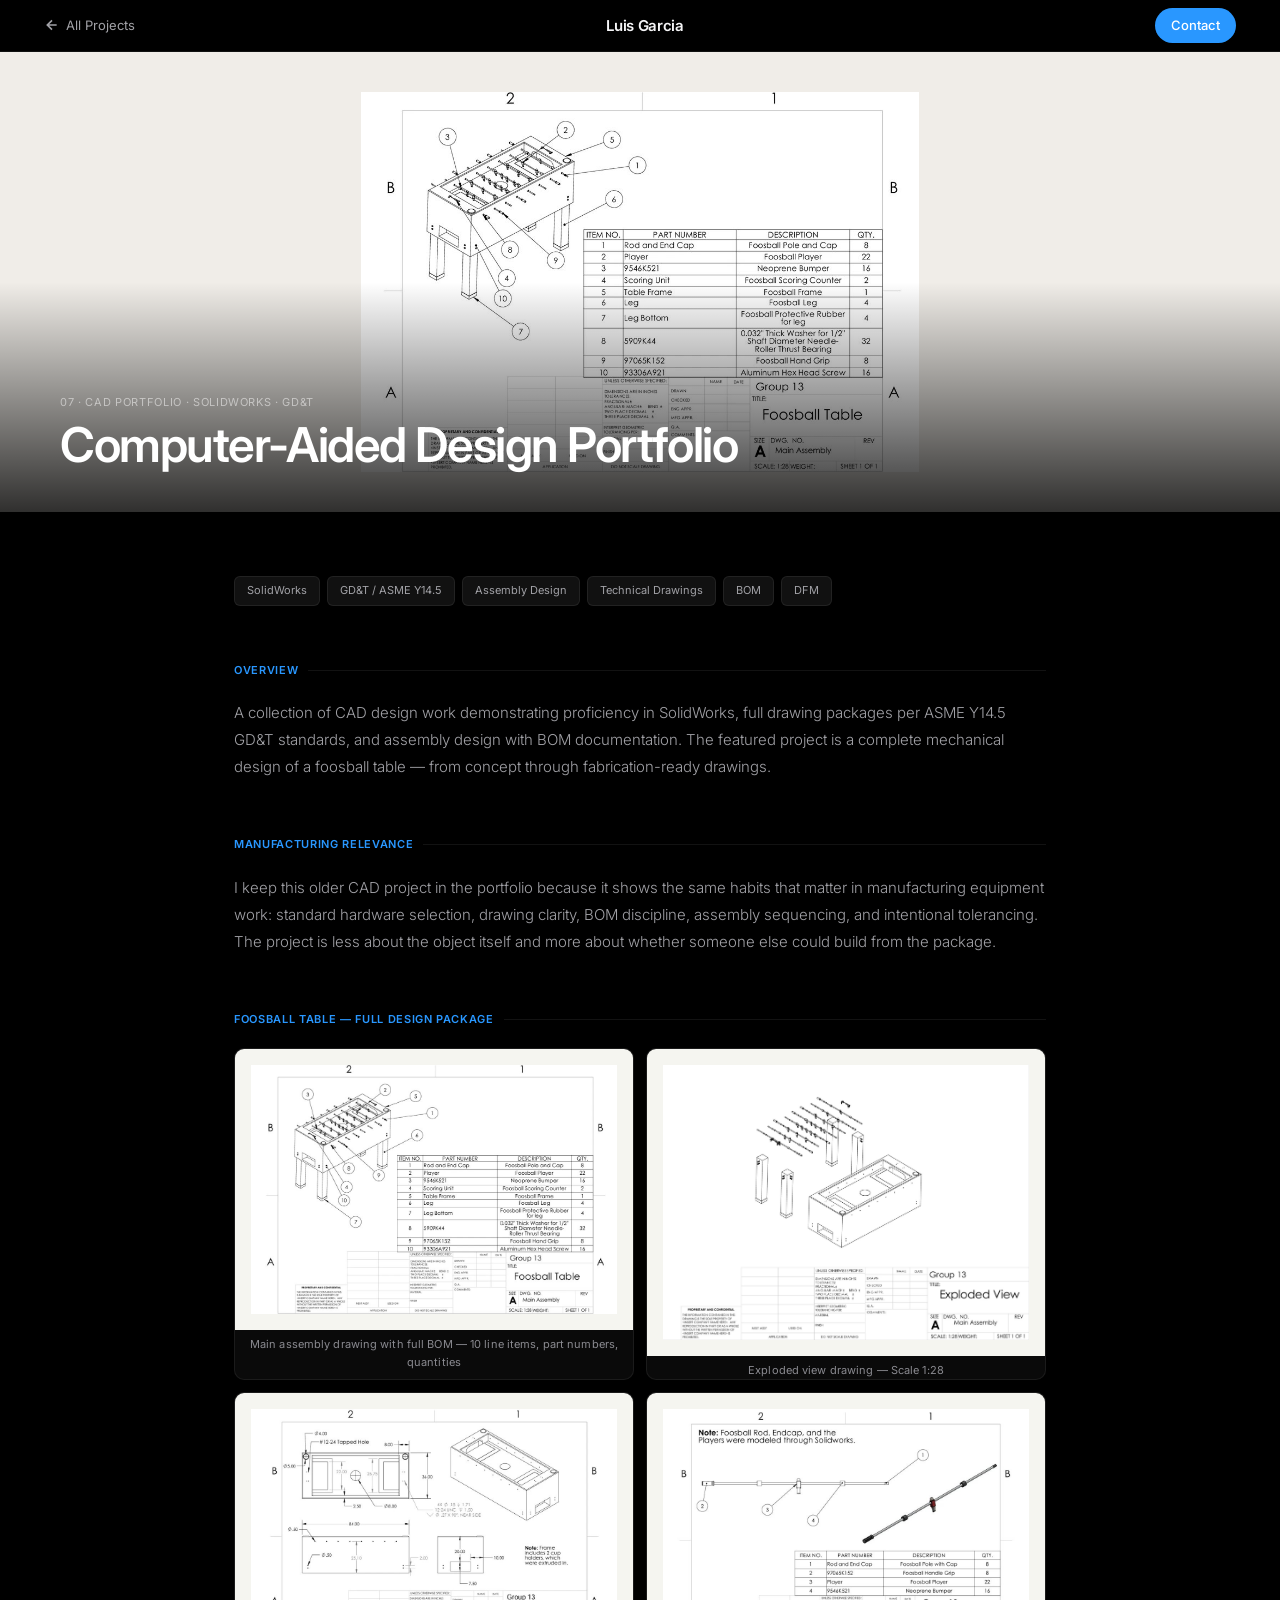
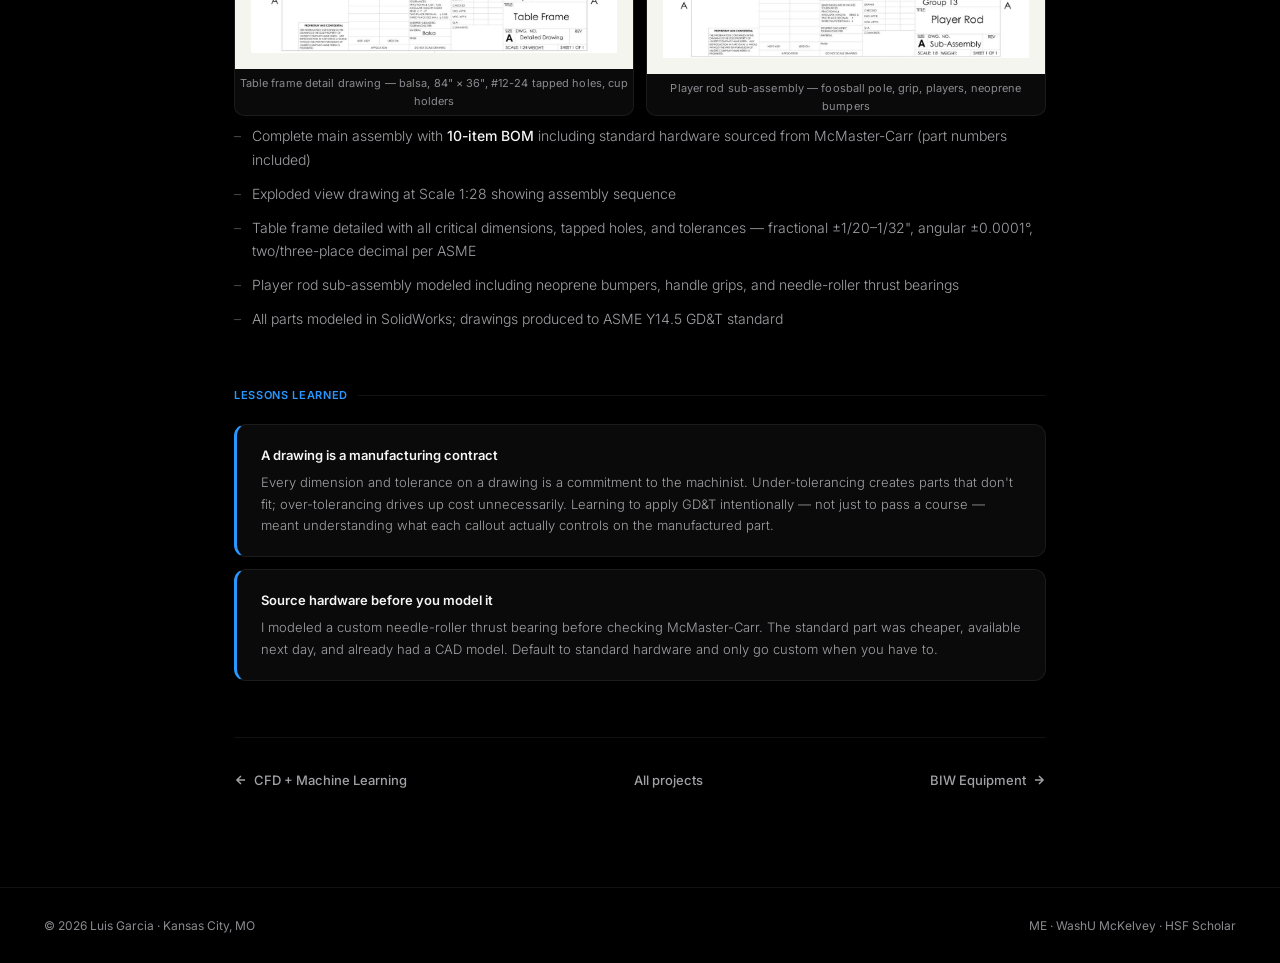
<file: project-cad.html>
<!DOCTYPE html>
<html lang="en">
<head>
<meta charset="UTF-8">
<meta name="viewport" content="width=device-width, initial-scale=1.0">
<title>Computer-Aided Design Portfolio — Luis Garcia</title>
<meta name="description" content="Mechanical design portfolio: full assemblies, exploded views, and detail drawings per ASME Y14.5 GD&amp;T, including a complete foosball table mechanical design.">
<link rel="canonical" href="https://luisg54.github.io/engineering-portfolio/project-cad.html">
<meta property="og:title" content="Computer-Aided Design Portfolio — Luis Garcia">
<meta property="og:description" content="Mechanical design portfolio: full assemblies, exploded views, and detail drawings per ASME Y14.5 GD&amp;T, including a complete foosball table mechanical design.">
<meta property="og:image" content="https://luisg54.github.io/engineering-portfolio/images/cad-assembly.jpg">
<meta property="og:url" content="https://luisg54.github.io/engineering-portfolio/project-cad.html">
<meta property="og:type" content="article">
<meta name="twitter:card" content="summary_large_image">
<link rel="icon" href="images/favicon.svg" type="image/svg+xml">
<link rel="preconnect" href="https://fonts.googleapis.com">
<link rel="preconnect" href="https://fonts.gstatic.com" crossorigin>
<link href="https://fonts.googleapis.com/css2?family=Inter:wght@300;400;500;600&display=swap" rel="stylesheet">
<style>
*,*::before,*::after{box-sizing:border-box;margin:0;padding:0}
:root{
  --bg:#000;--bg2:#0a0a0a;--bg3:#111;--bg4:#161616;
  --border:rgba(255,255,255,0.07);--border2:rgba(255,255,255,0.13);
  --text:#f5f5f7;--text2:#a1a1a6;--text3:#8a8a90;--text4:#55555a;
  --accent:#2997ff;--accent2:rgba(41,151,255,0.1);
  --green:#30d158;--green2:rgba(48,209,88,0.1);
  --r:12px;
}
html{scroll-behavior:smooth}
body{background:var(--bg);color:var(--text);font-family:-apple-system,'Inter',BlinkMacSystemFont,sans-serif;font-size:15px;line-height:1.6;overflow-x:hidden;-webkit-font-smoothing:antialiased}
nav{position:fixed;top:0;left:0;right:0;z-index:200;display:flex;align-items:center;justify-content:space-between;padding:0 44px;height:52px;background:rgba(0,0,0,0.85);backdrop-filter:saturate(180%) blur(20px);border-bottom:1px solid var(--border)}
.nav-logo{font-size:15px;font-weight:600;color:var(--text);text-decoration:none;letter-spacing:-0.02em}
.nav-back{display:inline-flex;align-items:center;gap:6px;font-size:13px;color:var(--text2);text-decoration:none;transition:color .2s}
.nav-back:hover{color:var(--text)}
.nav-cta{font-size:13px;font-weight:500;color:#fff;background:var(--accent);padding:7px 16px;border-radius:980px;text-decoration:none;transition:opacity .2s}
.nav-cta:hover{opacity:.85}

/* HERO */
.proj-hero{width:100%;margin-top:52px;position:relative;overflow:hidden}
.proj-hero img{width:100%;display:block;max-height:520px;object-fit:cover;object-position:center}
.proj-hero.whitebg img{object-fit:contain;background:#f0ede8;padding:40px;max-height:460px}
.proj-hero.darkbg img{object-fit:cover;background:#000}
.proj-hero.letterbox img{object-fit:cover;object-position:center 40%;max-height:420px}
.proj-hero-overlay{position:absolute;inset:0;background:linear-gradient(to bottom,transparent 50%,rgba(0,0,0,.8) 100%)}
.proj-hero-title{position:absolute;bottom:0;left:0;right:0;padding:40px 60px}
.proj-hero-label{font-size:11px;color:rgba(255,255,255,.5);letter-spacing:.06em;text-transform:uppercase;margin-bottom:8px}
.proj-hero-name{font-size:clamp(28px,4vw,48px);font-weight:600;color:#fff;letter-spacing:-.03em;line-height:1.1}

/* CONTENT */
.proj-content{max-width:900px;margin:0 auto;padding:64px 44px 96px}
.proj-section{margin-bottom:56px}
.proj-section-label{font-size:11px;font-weight:600;color:var(--accent);letter-spacing:.06em;text-transform:uppercase;margin-bottom:20px;display:flex;align-items:center;gap:10px}
.proj-section-label::after{content:'';flex:1;height:1px;background:var(--border)}

/* metrics row */
.metrics-row{display:flex;flex-wrap:wrap;gap:12px;margin-bottom:40px}
.big-metric{background:var(--bg2);border:1px solid var(--border);border-radius:var(--r);padding:20px 24px;min-width:160px}
.big-metric-num{font-size:28px;font-weight:600;color:var(--accent);letter-spacing:-.03em;line-height:1}
.big-metric-label{font-size:12px;color:var(--text3);margin-top:4px}

/* tags */
.tags-row{display:flex;flex-wrap:wrap;gap:7px;margin-bottom:32px}
.tag{font-size:11px;color:var(--text2);background:var(--bg3);border:1px solid var(--border);padding:5px 12px;border-radius:6px}

/* text */
.proj-p{font-size:15px;color:var(--text2);line-height:1.8;margin-bottom:16px;font-weight:300}
.proj-p strong{color:var(--text);font-weight:500}

/* bullets */
.proj-buls{list-style:none;display:flex;flex-direction:column;gap:10px;margin-bottom:24px}
.proj-buls li{font-size:14px;color:var(--text2);line-height:1.7;padding-left:18px;position:relative;font-weight:300}
.proj-buls li::before{content:'–';position:absolute;left:0;color:var(--text4)}
.proj-buls li strong{color:var(--text);font-weight:500}

/* image gallery */
.img-grid{display:grid;gap:12px;margin-bottom:8px}
.img-grid.cols2{grid-template-columns:1fr 1fr}
.img-grid.cols3{grid-template-columns:1fr 1fr 1fr}
.img-grid.cols1{grid-template-columns:1fr}
.img-box{border-radius:10px;overflow:hidden;background:var(--bg2);border:1px solid var(--border)}
.img-box img{width:100%;display:block;object-fit:cover}
.img-box.white img{object-fit:contain;background:#f5f5f0;padding:16px}
.img-caption{font-size:11px;color:var(--text3);margin-top:6px;text-align:center;letter-spacing:.01em}

/* lessons */
.lesson-card{background:var(--bg2);border:1px solid var(--border);border-left:3px solid var(--accent);border-radius:var(--r);padding:20px 24px;margin-bottom:12px}
.lesson-title{font-size:13px;font-weight:600;color:var(--text);margin-bottom:6px}
.lesson-body{font-size:13px;color:var(--text2);line-height:1.65;font-weight:300}

/* nav bottom */
.proj-nav-row{display:flex;justify-content:space-between;align-items:center;border-top:1px solid var(--border);padding-top:32px;margin-top:48px}
.proj-nav-link{display:inline-flex;align-items:center;gap:6px;font-size:13px;font-weight:500;color:var(--text2);text-decoration:none;transition:color .2s}
.proj-nav-link:hover{color:var(--accent)}

footer{padding:28px 44px;border-top:1px solid var(--border);display:flex;justify-content:space-between}
footer p{font-size:12px;color:var(--text3)}

.fade{opacity:0;transform:translateY(20px);transition:opacity .6s ease,transform .6s ease}
.fade.in{opacity:1;transform:translateY(0)}
@media(prefers-reduced-motion:reduce){
  html{scroll-behavior:auto}
  *,*::before,*::after{animation-duration:.01ms !important;animation-iteration-count:1 !important;transition-duration:.01ms !important}
  .fade{opacity:1 !important;transform:none !important}
}
a:focus-visible,button:focus-visible{outline:2px solid var(--accent);outline-offset:3px;border-radius:4px}

@media(max-width:768px){
  nav{padding:0 20px}
  .proj-hero-title{padding:24px}
  .proj-content{padding:40px 20px 72px}
  .img-grid.cols2,.img-grid.cols3{grid-template-columns:1fr}
  .metrics-row{gap:8px}
  footer{flex-direction:column;gap:8px}
}
</style>
</head>
<body>
<nav>
  <a href="index.html" class="nav-back">
    <svg width="16" height="16" fill="none" stroke="currentColor" stroke-width="2.5" viewBox="0 0 24 24"><path d="M19 12H5M12 5l-7 7 7 7"/></svg>
    All Projects
  </a>
  <a href="index.html" class="nav-logo">Luis Garcia</a>
  <a href="index.html#contact" class="nav-cta">Contact</a>
</nav>

<div class="proj-hero whitebg">
  <img src="images/cad-assembly.jpg" alt="Computer-Aided Design Portfolio" fetchpriority="high">
  <div class="proj-hero-overlay"></div>
  <div class="proj-hero-title">
    <div class="proj-hero-label">07 · CAD Portfolio · SolidWorks · GD&amp;T</div>
    <h1 class="proj-hero-name">Computer-Aided Design Portfolio</h1>
  </div>
</div>

<div class="proj-content">

  <div class="proj-section fade">
    <div class="tags-row">
      <span class="tag">SolidWorks</span><span class="tag">GD&T / ASME Y14.5</span><span class="tag">Assembly Design</span>
      <span class="tag">Technical Drawings</span><span class="tag">BOM</span><span class="tag">DFM</span>
    </div>
  </div>

  <div class="proj-section fade">
    <div class="proj-section-label">Overview</div>
    <p class="proj-p">A collection of CAD design work demonstrating proficiency in SolidWorks, full drawing packages per ASME Y14.5 GD&T standards, and assembly design with BOM documentation. The featured project is a complete mechanical design of a foosball table — from concept through fabrication-ready drawings.</p>
  </div>

  <div class="proj-section fade">
    <div class="proj-section-label">Manufacturing Relevance</div>
    <p class="proj-p">I keep this older CAD project in the portfolio because it shows the same habits that matter in manufacturing equipment work: standard hardware selection, drawing clarity, BOM discipline, assembly sequencing, and intentional tolerancing. The project is less about the object itself and more about whether someone else could build from the package.</p>
  </div>

  <div class="proj-section fade">
    <div class="proj-section-label">Foosball Table &mdash; Full Design Package</div>
    <div class="img-grid cols2 fade">
      <div class="img-box white"><img src="images/cad-assembly.jpg" alt="Full assembly drawing with GD&amp;T callouts per ASME Y14.5" loading="lazy"><div class="img-caption">Main assembly drawing with full BOM — 10 line items, part numbers, quantities</div></div>
      <div class="img-box white"><img src="images/cad-exploded.jpg" alt="Exploded assembly view showing component hierarchy" loading="lazy"><div class="img-caption">Exploded view drawing — Scale 1:28</div></div>
      <div class="img-box white"><img src="images/cad-frame.jpg" alt="Detail drawing of the foosball table frame weldment" loading="lazy"><div class="img-caption">Table frame detail drawing — balsa, 84" × 36", #12-24 tapped holes, cup holders</div></div>
      <div class="img-box white"><img src="images/cad-rod.jpg" alt="Player Rod Sub-Assembly" loading="lazy"><div class="img-caption">Player rod sub-assembly — foosball pole, grip, players, neoprene bumpers</div></div>
    </div>
    <ul class="proj-buls">
      <li>Complete main assembly with <strong>10-item BOM</strong> including standard hardware sourced from McMaster-Carr (part numbers included)</li>
      <li>Exploded view drawing at Scale 1:28 showing assembly sequence</li>
      <li>Table frame detailed with all critical dimensions, tapped holes, and tolerances — fractional ±1/20–1/32", angular ±0.0001°, two/three-place decimal per ASME</li>
      <li>Player rod sub-assembly modeled including neoprene bumpers, handle grips, and needle-roller thrust bearings</li>
      <li>All parts modeled in SolidWorks; drawings produced to ASME Y14.5 GD&T standard</li>
    </ul>
  </div>

  <div class="proj-section fade">
    <div class="proj-section-label">Lessons Learned</div>
    <div class="lesson-card">
      <div class="lesson-title">A drawing is a manufacturing contract</div>
      <div class="lesson-body">Every dimension and tolerance on a drawing is a commitment to the machinist. Under-tolerancing creates parts that don't fit; over-tolerancing drives up cost unnecessarily. Learning to apply GD&T intentionally — not just to pass a course — meant understanding what each callout actually controls on the manufactured part.</div>
    </div>
    <div class="lesson-card">
      <div class="lesson-title">Source hardware before you model it</div>
      <div class="lesson-body">I modeled a custom needle-roller thrust bearing before checking McMaster-Carr. The standard part was cheaper, available next day, and already had a CAD model. Default to standard hardware and only go custom when you have to.</div>
    </div>
  </div>


  <div class="proj-nav-row fade">
    <a href="project-cfd.html" class="proj-nav-link">
      <svg width="14" height="14" fill="none" stroke="currentColor" stroke-width="2.5" viewBox="0 0 24 24"><path d="M19 12H5M12 5l-7 7 7 7"/></svg>
      CFD + Machine Learning
    </a>
    <a href="index.html#projects" class="proj-nav-link">All projects</a>
    <a href="project-biw.html" class="proj-nav-link">
      BIW Equipment
      <svg width="14" height="14" fill="none" stroke="currentColor" stroke-width="2.5" viewBox="0 0 24 24"><path d="M5 12h14M12 5l7 7-7 7"/></svg>
    </a>
  </div>
</div>

<footer>
  <p>© 2026 Luis Garcia · Kansas City, MO</p>
  <p>ME · WashU McKelvey · HSF Scholar</p>
</footer>
<script>
const obs=new IntersectionObserver(entries=>{
  entries.forEach(e=>{
    if(e.isIntersecting){
      const s=Array.from(e.target.parentElement?.children||[]).filter(c=>c.classList.contains('fade'));
      const i=Math.min(s.indexOf(e.target),4);
      setTimeout(()=>e.target.classList.add('in'),i*80);
      obs.unobserve(e.target);
    }
  });
},{threshold:0.05,rootMargin:'0px 0px -40px 0px'});
document.querySelectorAll('.fade').forEach(el=>{
  const r=el.getBoundingClientRect();
  if(r.top<window.innerHeight){el.classList.add('in');}else{obs.observe(el);}
});
</script>
</body>
</html>
</file>
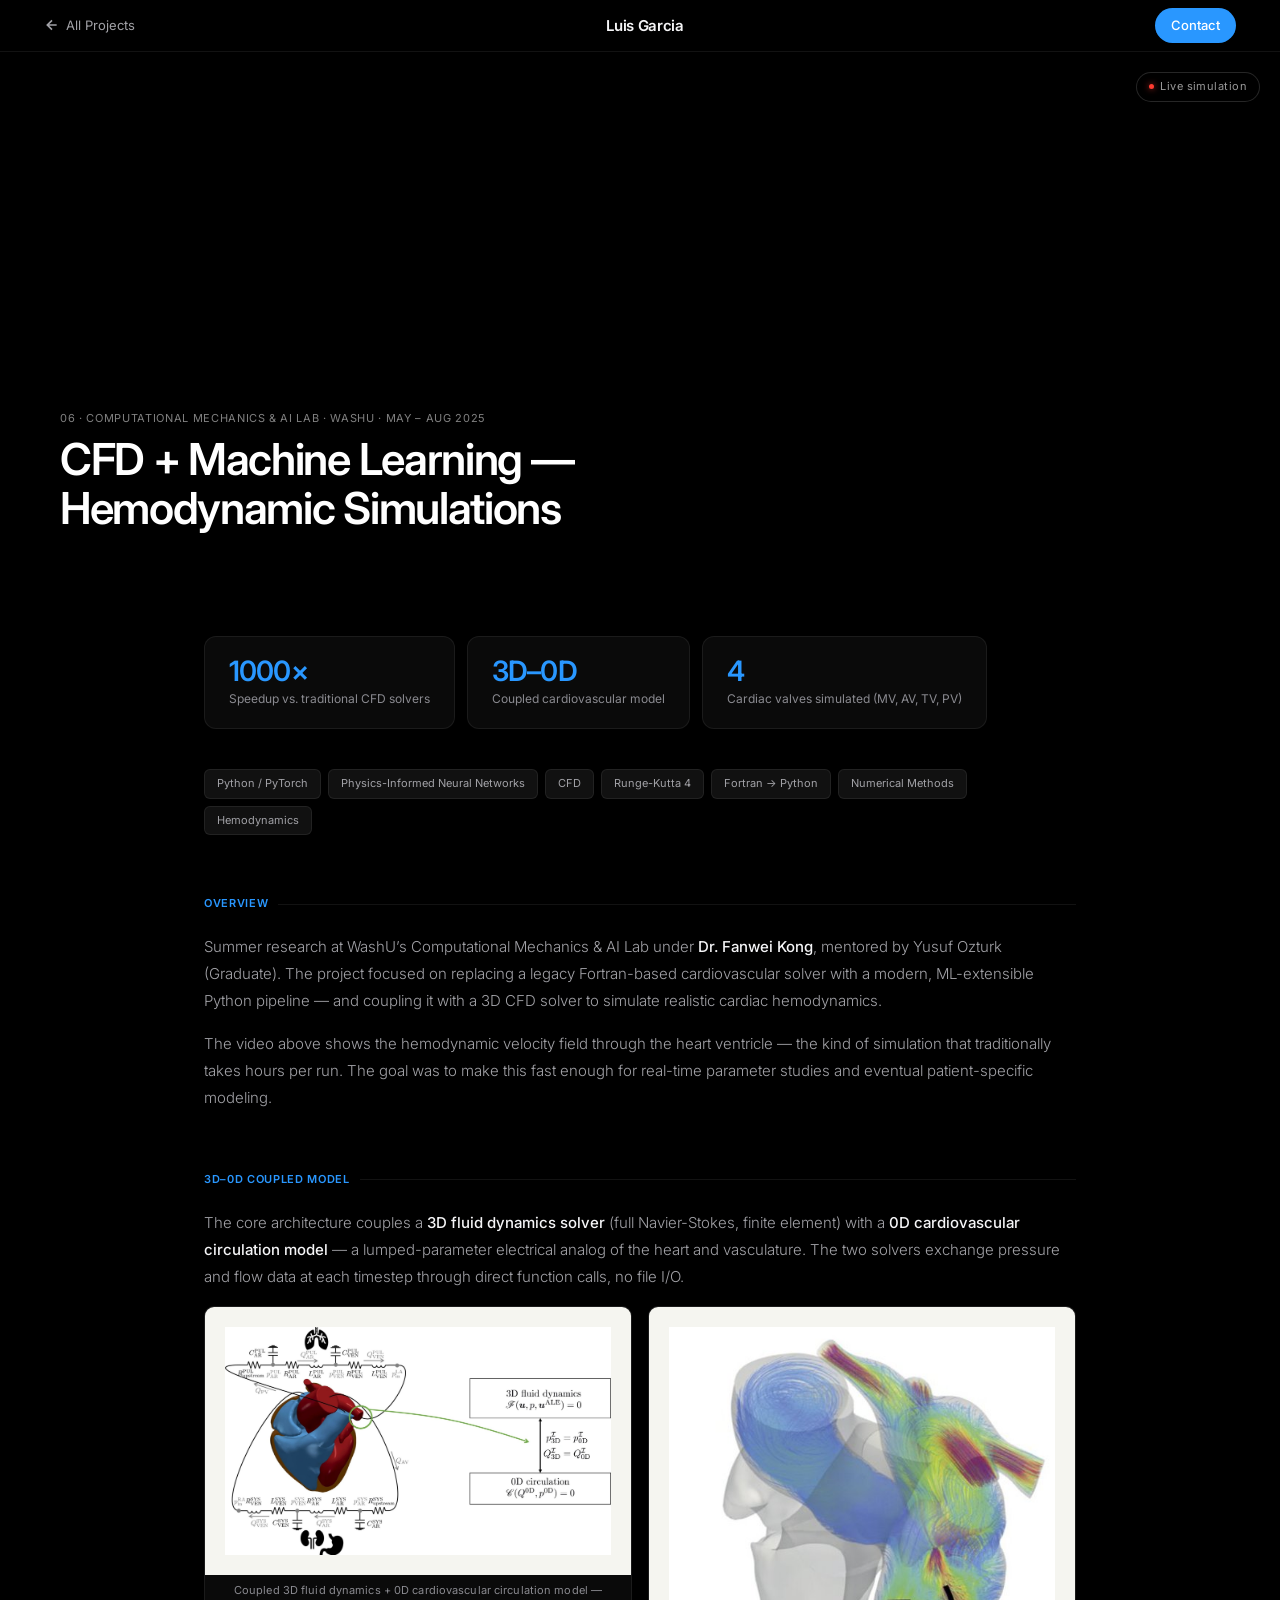
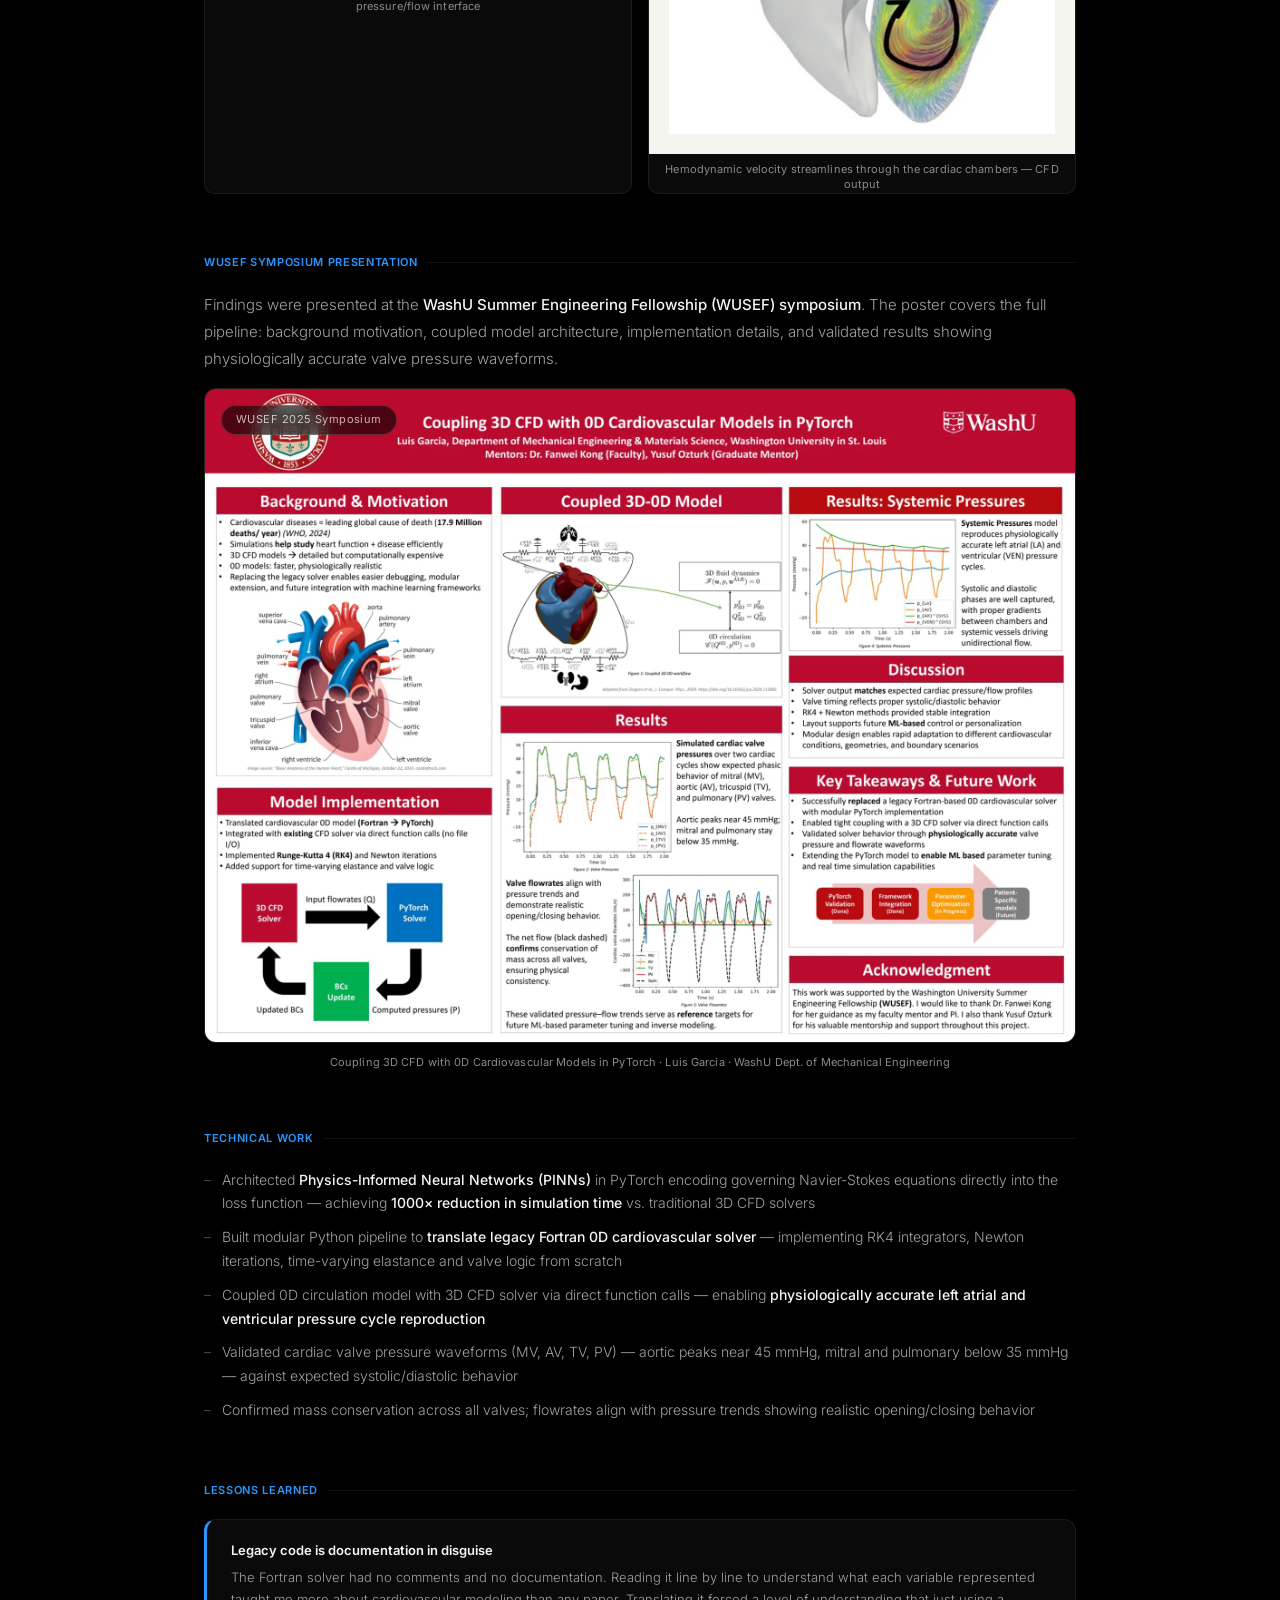
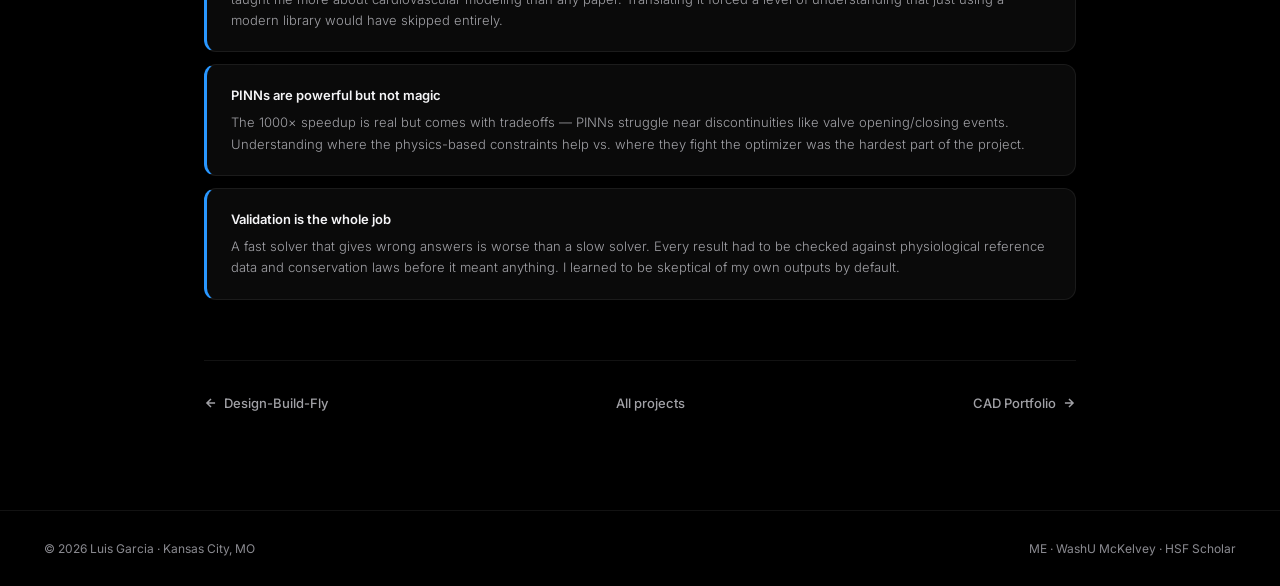
<file: project-cfd.html>
<!DOCTYPE html>
<html lang="en">
<head>
<meta charset="UTF-8">
<meta name="viewport" content="width=device-width, initial-scale=1.0">
<title>CFD + Machine Learning Research — Luis Garcia</title>
<meta name="description" content="Physics-Informed Neural Networks in PyTorch for cardiovascular fluid dynamics: 1000x speedup over traditional CFD. Undergraduate research at WashU.">
<link rel="canonical" href="https://luisg54.github.io/engineering-portfolio/project-cfd.html">
<meta property="og:title" content="CFD + Machine Learning Research — Luis Garcia">
<meta property="og:description" content="Physics-Informed Neural Networks in PyTorch for cardiovascular fluid dynamics: 1000x speedup over traditional CFD. Undergraduate research at WashU.">
<meta property="og:image" content="https://luisg54.github.io/engineering-portfolio/images/cfd-diagram.jpg">
<meta property="og:url" content="https://luisg54.github.io/engineering-portfolio/project-cfd.html">
<meta property="og:type" content="article">
<meta name="twitter:card" content="summary_large_image">
<link rel="icon" href="images/favicon.svg" type="image/svg+xml">
<link rel="preconnect" href="https://fonts.googleapis.com">
<link rel="preconnect" href="https://fonts.gstatic.com" crossorigin>
<link href="https://fonts.googleapis.com/css2?family=Inter:wght@300;400;500;600&display=swap" rel="stylesheet">
<style>
*,*::before,*::after{box-sizing:border-box;margin:0;padding:0}
:root{--bg:#000;--bg2:#0a0a0a;--bg3:#111;--bg4:#161616;--border:rgba(255,255,255,0.07);--border2:rgba(255,255,255,0.13);--text:#f5f5f7;--text2:#a1a1a6;--text3:#8a8a90;--text4:#55555a;--accent:#2997ff;--accent2:rgba(41,151,255,0.1);--green:#30d158;--green2:rgba(48,209,88,0.1);--r:12px;}
html{scroll-behavior:smooth}
body{background:var(--bg);color:var(--text);font-family:-apple-system,'Inter',BlinkMacSystemFont,sans-serif;font-size:15px;line-height:1.6;overflow-x:hidden;-webkit-font-smoothing:antialiased}
nav{position:fixed;top:0;left:0;right:0;z-index:200;display:flex;align-items:center;justify-content:space-between;padding:0 44px;height:52px;background:rgba(0,0,0,0.85);backdrop-filter:saturate(180%) blur(20px);border-bottom:1px solid var(--border)}
.nav-logo{font-size:15px;font-weight:600;color:var(--text);text-decoration:none;letter-spacing:-0.02em}
.nav-back{display:inline-flex;align-items:center;gap:6px;font-size:13px;color:var(--text2);text-decoration:none;transition:color .2s}
.nav-back:hover{color:var(--text)}
.nav-cta{font-size:13px;font-weight:500;color:#fff;background:var(--accent);padding:7px 16px;border-radius:980px;text-decoration:none;transition:opacity .2s}
.nav-cta:hover{opacity:.85}
.proj-hero{width:100%;margin-top:52px;position:relative;overflow:hidden;background:#000}
.hero-video-wrap{display:flex;align-items:center;justify-content:center;width:100%;height:520px;overflow:hidden;position:relative;}
.hero-video-wrap video{height:100%;width:auto;object-fit:cover;display:block;opacity:0.85;}
.hero-video-wrap::before{content:'';position:absolute;inset:0;background:radial-gradient(ellipse at center,transparent 40%,rgba(0,0,0,0.7) 100%);z-index:1;pointer-events:none;}
.proj-hero-overlay{position:absolute;inset:0;background:linear-gradient(to bottom,transparent 40%,rgba(0,0,0,0.9) 100%);z-index:2;}
.proj-hero-title{position:absolute;bottom:0;left:0;right:0;padding:40px 60px;z-index:3;}
.proj-hero-label{font-size:11px;color:rgba(255,255,255,.5);letter-spacing:.06em;text-transform:uppercase;margin-bottom:8px}
.proj-hero-name{font-size:clamp(24px,3.5vw,44px);font-weight:600;color:#fff;letter-spacing:-.03em;line-height:1.1}
.video-badge{position:absolute;top:20px;right:20px;z-index:3;display:inline-flex;align-items:center;gap:6px;background:rgba(0,0,0,0.5);border:1px solid rgba(255,255,255,0.15);border-radius:980px;padding:5px 12px;font-size:11px;color:rgba(255,255,255,0.6);letter-spacing:.04em;backdrop-filter:blur(8px);}
.video-dot{width:5px;height:5px;background:#ff3b30;border-radius:50%;box-shadow:0 0 6px rgba(255,59,48,.8)}
.proj-content{max-width:960px;margin:0 auto;padding:64px 44px 96px}
.proj-section{margin-bottom:60px}
.proj-section-label{font-size:11px;font-weight:600;color:var(--accent);letter-spacing:.06em;text-transform:uppercase;margin-bottom:20px;display:flex;align-items:center;gap:10px}
.proj-section-label::after{content:'';flex:1;height:1px;background:var(--border)}
.metrics-row{display:flex;flex-wrap:wrap;gap:12px;margin-bottom:40px}
.big-metric{background:var(--bg2);border:1px solid var(--border);border-radius:var(--r);padding:20px 24px;min-width:160px}
.big-metric-num{font-size:28px;font-weight:600;color:var(--accent);letter-spacing:-.03em;line-height:1}
.big-metric-label{font-size:12px;color:var(--text3);margin-top:4px}
.tags-row{display:flex;flex-wrap:wrap;gap:7px;margin-bottom:32px}
.tag{font-size:11px;color:var(--text2);background:var(--bg3);border:1px solid var(--border);padding:5px 12px;border-radius:6px}
.proj-p{font-size:15px;color:var(--text2);line-height:1.8;margin-bottom:16px;font-weight:300}
.proj-p strong{color:var(--text);font-weight:500}
.proj-buls{list-style:none;display:flex;flex-direction:column;gap:10px;margin-bottom:24px}
.proj-buls li{font-size:14px;color:var(--text2);line-height:1.7;padding-left:18px;position:relative;font-weight:300}
.proj-buls li::before{content:'–';position:absolute;left:0;color:var(--text4)}
.proj-buls li strong{color:var(--text);font-weight:500}
.img-2col{display:grid;grid-template-columns:1fr 1fr;gap:16px;margin-bottom:12px;}
.img-box{border-radius:10px;overflow:hidden;background:var(--bg2);border:1px solid var(--border)}
.img-box img{width:100%;display:block}
.img-box.white img{background:#f5f5f0;object-fit:contain;padding:20px}
.img-caption{font-size:11px;color:var(--text3);margin-top:8px;text-align:center;letter-spacing:.01em;line-height:1.4}
.poster-wrap{border-radius:12px;overflow:hidden;border:1px solid var(--border2);margin-bottom:12px;position:relative;}
.poster-wrap img{width:100%;display:block;}
.poster-label{position:absolute;top:16px;left:16px;background:rgba(0,0,0,0.6);border:1px solid rgba(255,255,255,0.15);border-radius:980px;padding:5px 14px;font-size:11px;color:rgba(255,255,255,0.7);letter-spacing:.04em;backdrop-filter:blur(8px);}
.lesson-card{background:var(--bg2);border:1px solid var(--border);border-left:3px solid var(--accent);border-radius:var(--r);padding:20px 24px;margin-bottom:12px}
.lesson-title{font-size:13px;font-weight:600;color:var(--text);margin-bottom:6px}
.lesson-body{font-size:13px;color:var(--text2);line-height:1.65;font-weight:300}
.proj-nav-row{display:flex;justify-content:space-between;align-items:center;border-top:1px solid var(--border);padding-top:32px;margin-top:48px}
.proj-nav-link{display:inline-flex;align-items:center;gap:6px;font-size:13px;font-weight:500;color:var(--text2);text-decoration:none;transition:color .2s}
.proj-nav-link:hover{color:var(--accent)}
footer{padding:28px 44px;border-top:1px solid var(--border);display:flex;justify-content:space-between}
footer p{font-size:12px;color:var(--text3)}
.fade{opacity:0;transform:translateY(20px);transition:opacity .6s ease,transform .6s ease}
.fade.in{opacity:1;transform:translateY(0)}
@media(prefers-reduced-motion:reduce){
  html{scroll-behavior:auto}
  *,*::before,*::after{animation-duration:.01ms !important;animation-iteration-count:1 !important;transition-duration:.01ms !important}
  .fade{opacity:1 !important;transform:none !important}
}
a:focus-visible,button:focus-visible{outline:2px solid var(--accent);outline-offset:3px;border-radius:4px}
@media(max-width:768px){nav{padding:0 20px}.proj-hero-title{padding:24px}.hero-video-wrap{height:320px}.proj-content{padding:40px 20px 72px}.img-2col{grid-template-columns:1fr}footer{flex-direction:column;gap:8px}}
</style>
</head>
<body>
<nav>
  <a href="index.html" class="nav-back"><svg width="16" height="16" fill="none" stroke="currentColor" stroke-width="2.5" viewBox="0 0 24 24"><path d="M19 12H5M12 5l-7 7 7 7"/></svg>All Projects</a>
  <a href="index.html" class="nav-logo">Luis Garcia</a>
  <a href="index.html#contact" class="nav-cta">Contact</a>
</nav>

<div class="proj-hero">
  <div class="hero-video-wrap">
    <video autoplay loop muted playsinline>
      <source src="images/cfd-sim.mp4" type="video/mp4">
    </video>
  </div>
  <div class="proj-hero-overlay"></div>
  <div class="video-badge"><div class="video-dot"></div>Live simulation</div>
  <div class="proj-hero-title">
    <div class="proj-hero-label">06 · Computational Mechanics &amp; AI Lab · WashU · May – Aug 2025</div>
    <h1 class="proj-hero-name">CFD + Machine Learning —<br>Hemodynamic Simulations</h1>
  </div>
</div>

<div class="proj-content">

  <div class="proj-section fade">
    <div class="metrics-row">
      <div class="big-metric"><div class="big-metric-num">1000×</div><div class="big-metric-label">Speedup vs. traditional CFD solvers</div></div>
      <div class="big-metric"><div class="big-metric-num">3D–0D</div><div class="big-metric-label">Coupled cardiovascular model</div></div>
      <div class="big-metric"><div class="big-metric-num">4</div><div class="big-metric-label">Cardiac valves simulated (MV, AV, TV, PV)</div></div>
    </div>
    <div class="tags-row">
      <span class="tag">Python / PyTorch</span><span class="tag">Physics-Informed Neural Networks</span>
      <span class="tag">CFD</span><span class="tag">Runge-Kutta 4</span>
      <span class="tag">Fortran → Python</span><span class="tag">Numerical Methods</span><span class="tag">Hemodynamics</span>
    </div>
  </div>

  <div class="proj-section fade">
    <div class="proj-section-label">Overview</div>
    <p class="proj-p">Summer research at WashU’s Computational Mechanics &amp; AI Lab under <strong>Dr. Fanwei Kong</strong>, mentored by Yusuf Ozturk (Graduate). The project focused on replacing a legacy Fortran-based cardiovascular solver with a modern, ML-extensible Python pipeline — and coupling it with a 3D CFD solver to simulate realistic cardiac hemodynamics.</p>
    <p class="proj-p">The video above shows the hemodynamic velocity field through the heart ventricle — the kind of simulation that traditionally takes hours per run. The goal was to make this fast enough for real-time parameter studies and eventual patient-specific modeling.</p>
  </div>

  <div class="proj-section fade">
    <div class="proj-section-label">3D–0D Coupled Model</div>
    <p class="proj-p">The core architecture couples a <strong>3D fluid dynamics solver</strong> (full Navier-Stokes, finite element) with a <strong>0D cardiovascular circulation model</strong> — a lumped-parameter electrical analog of the heart and vasculature. The two solvers exchange pressure and flow data at each timestep through direct function calls, no file I/O.</p>
    <div class="img-2col">
      <div class="img-box white">
        <img src="images/cfd-diagram.jpg" alt="3D-0D Coupling Diagram" fetchpriority="high">
        <div class="img-caption">Coupled 3D fluid dynamics + 0D cardiovascular circulation model — pressure/flow interface</div>
      </div>
      <div class="img-box white">
        <img src="images/cfd-cover.jpg" alt="Hemodynamic Velocity Field" loading="lazy">
        <div class="img-caption">Hemodynamic velocity streamlines through the cardiac chambers — CFD output</div>
      </div>
    </div>
  </div>

  <div class="proj-section fade">
    <div class="proj-section-label">WUSEF Symposium Presentation</div>
    <p class="proj-p">Findings were presented at the <strong>WashU Summer Engineering Fellowship (WUSEF) symposium</strong>. The poster covers the full pipeline: background motivation, coupled model architecture, implementation details, and validated results showing physiologically accurate valve pressure waveforms.</p>
    <div class="poster-wrap">
      <div class="poster-label">WUSEF 2025 Symposium</div>
      <img src="images/cfd-poster.jpg" alt="WUSEF Symposium Poster" loading="lazy">
    </div>
    <div class="img-caption" style="margin-bottom:0">Coupling 3D CFD with 0D Cardiovascular Models in PyTorch · Luis Garcia · WashU Dept. of Mechanical Engineering</div>
  </div>

  <div class="proj-section fade">
    <div class="proj-section-label">Technical Work</div>
    <ul class="proj-buls">
      <li>Architected <strong>Physics-Informed Neural Networks (PINNs)</strong> in PyTorch encoding governing Navier-Stokes equations directly into the loss function — achieving <strong>1000× reduction in simulation time</strong> vs. traditional 3D CFD solvers</li>
      <li>Built modular Python pipeline to <strong>translate legacy Fortran 0D cardiovascular solver</strong> — implementing RK4 integrators, Newton iterations, time-varying elastance and valve logic from scratch</li>
      <li>Coupled 0D circulation model with 3D CFD solver via direct function calls — enabling <strong>physiologically accurate left atrial and ventricular pressure cycle reproduction</strong></li>
      <li>Validated cardiac valve pressure waveforms (MV, AV, TV, PV) — aortic peaks near 45 mmHg, mitral and pulmonary below 35 mmHg — against expected systolic/diastolic behavior</li>
      <li>Confirmed mass conservation across all valves; flowrates align with pressure trends showing realistic opening/closing behavior</li>
    </ul>
  </div>

  <div class="proj-section fade">
    <div class="proj-section-label">Lessons Learned</div>
    <div class="lesson-card"><div class="lesson-title">Legacy code is documentation in disguise</div><div class="lesson-body">The Fortran solver had no comments and no documentation. Reading it line by line to understand what each variable represented taught me more about cardiovascular modeling than any paper. Translating it forced a level of understanding that just using a modern library would have skipped entirely.</div></div>
    <div class="lesson-card"><div class="lesson-title">PINNs are powerful but not magic</div><div class="lesson-body">The 1000× speedup is real but comes with tradeoffs — PINNs struggle near discontinuities like valve opening/closing events. Understanding where the physics-based constraints help vs. where they fight the optimizer was the hardest part of the project.</div></div>
    <div class="lesson-card"><div class="lesson-title">Validation is the whole job</div><div class="lesson-body">A fast solver that gives wrong answers is worse than a slow solver. Every result had to be checked against physiological reference data and conservation laws before it meant anything. I learned to be skeptical of my own outputs by default.</div></div>
  </div>

  <div class="proj-nav-row fade">
    <a href="project-dbf.html" class="proj-nav-link"><svg width="14" height="14" fill="none" stroke="currentColor" stroke-width="2.5" viewBox="0 0 24 24"><path d="M19 12H5M12 5l-7 7 7 7"/></svg>Design-Build-Fly</a>
    <a href="index.html#projects" class="proj-nav-link">All projects</a>
    <a href="project-cad.html" class="proj-nav-link">CAD Portfolio<svg width="14" height="14" fill="none" stroke="currentColor" stroke-width="2.5" viewBox="0 0 24 24"><path d="M5 12h14M12 5l7 7-7 7"/></svg></a>
  </div>

</div>

<footer>
  <p>© 2026 Luis Garcia · Kansas City, MO</p>
  <p>ME · WashU McKelvey · HSF Scholar</p>
</footer>
<script>
const obs=new IntersectionObserver(entries=>{entries.forEach(e=>{if(e.isIntersecting){const s=Array.from(e.target.parentElement?.children||[]).filter(c=>c.classList.contains('fade'));const i=Math.min(s.indexOf(e.target),4);setTimeout(()=>e.target.classList.add('in'),i*80);obs.unobserve(e.target);}});},{threshold:0.05,rootMargin:'0px 0px -40px 0px'});
document.querySelectorAll('.fade').forEach(el=>{const r=el.getBoundingClientRect();if(r.top<window.innerHeight){el.classList.add('in');}else{obs.observe(el);}});
</script>
</body>
</html>
</file>
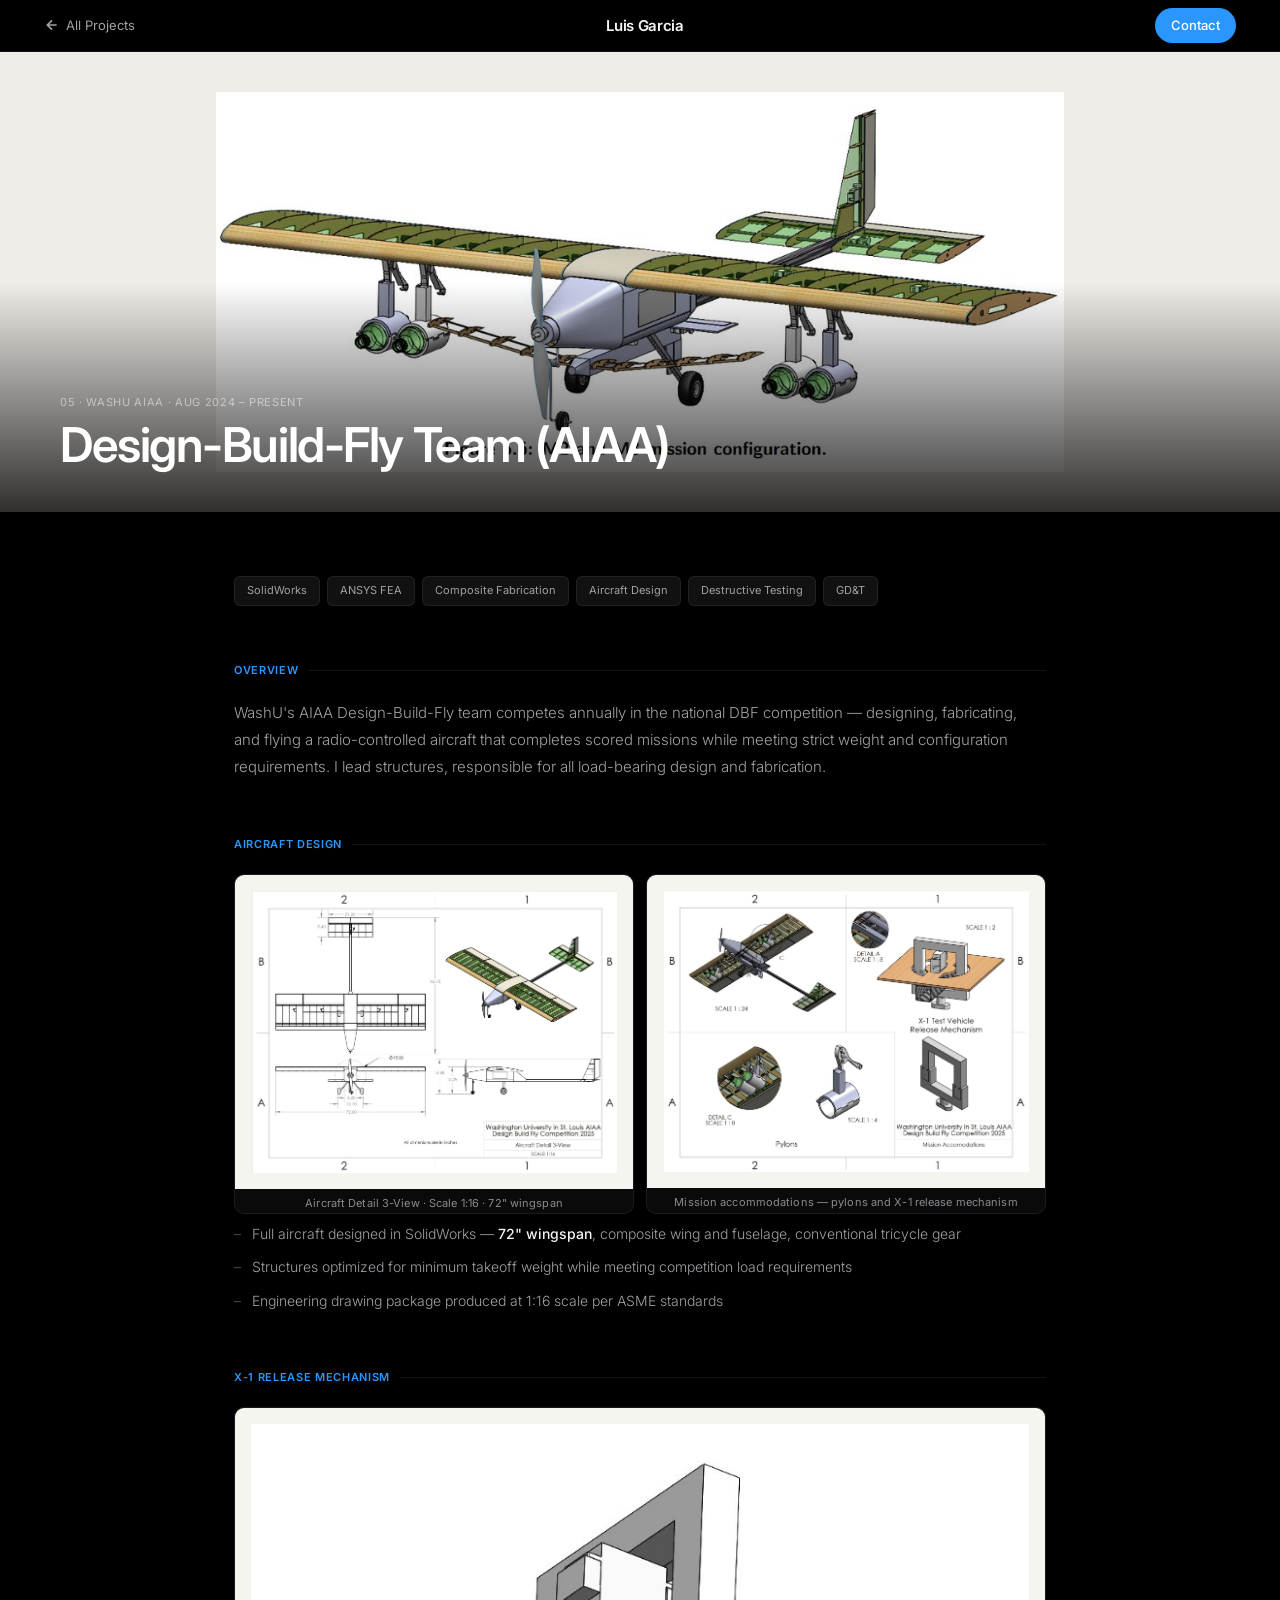
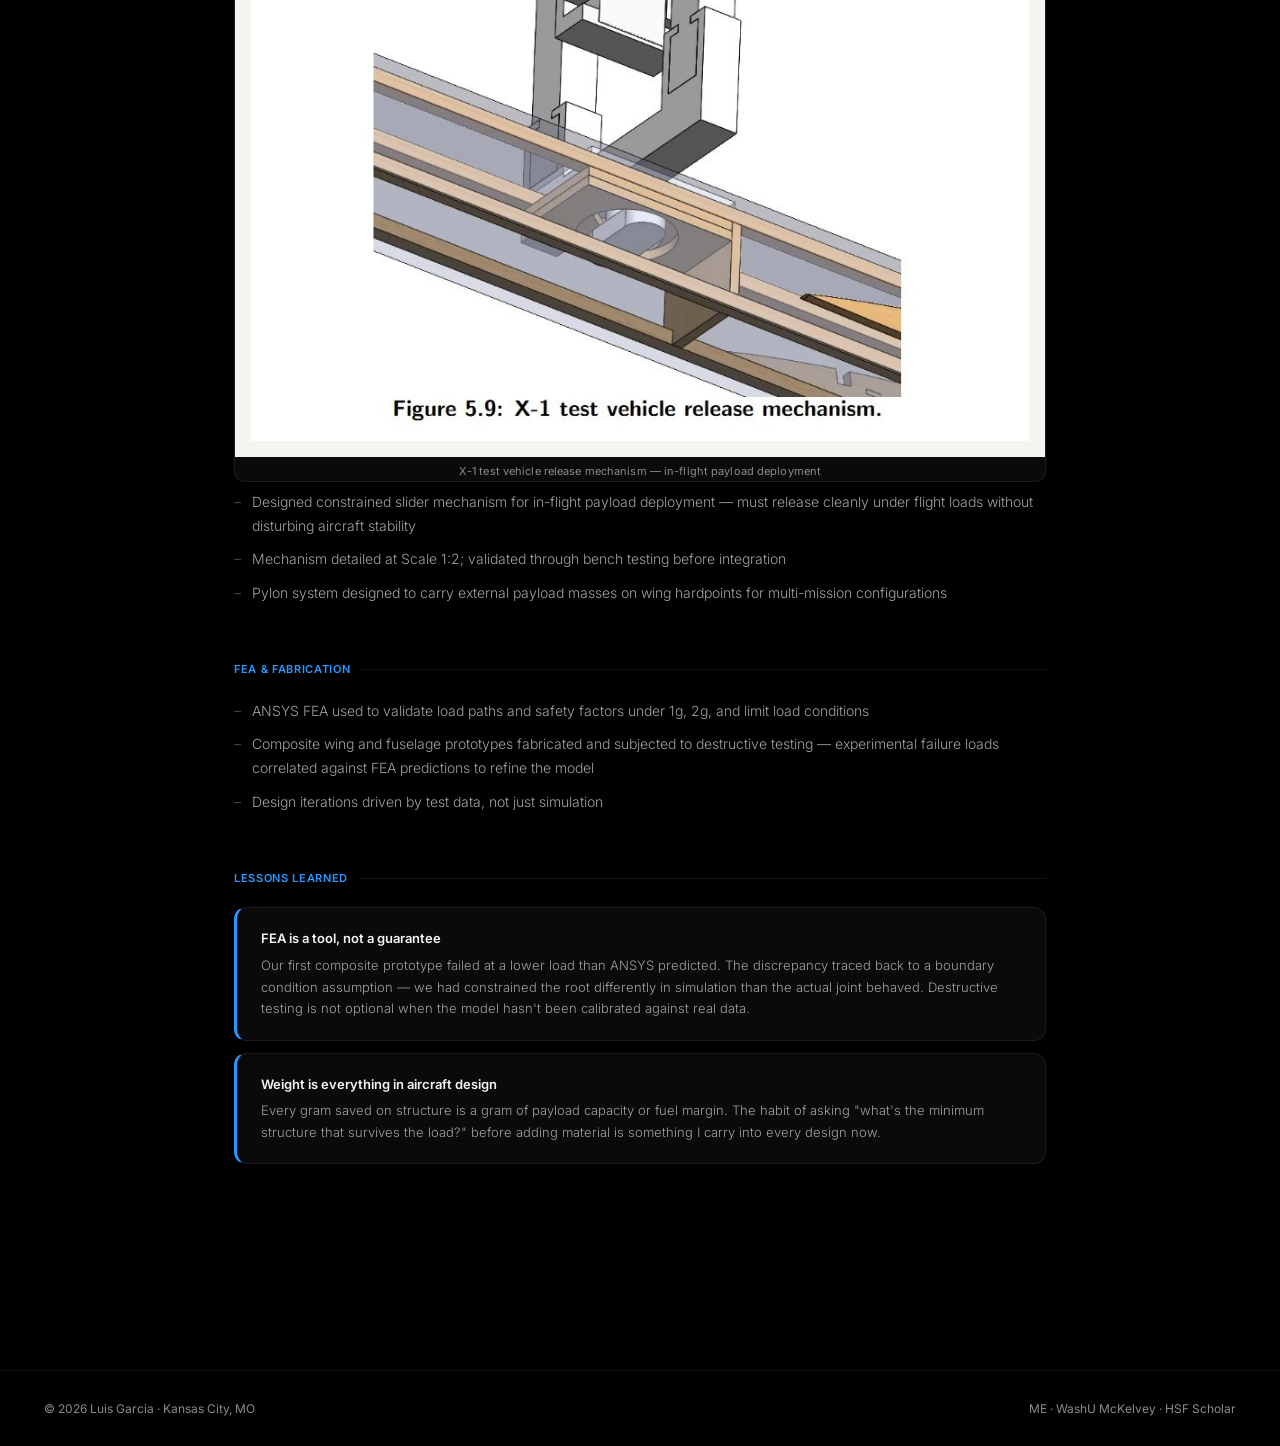
<file: project-dbf.html>
<!DOCTYPE html>
<html lang="en">
<head>
<meta charset="UTF-8">
<meta name="viewport" content="width=device-width, initial-scale=1.0">
<title>Design-Build-Fly Team (AIAA) — Luis Garcia</title>
<meta name="description" content="Structures engineering for WashU's AIAA Design-Build-Fly aircraft: composite airframe design in SolidWorks, ANSYS FEA, and a full engineering drawing package.">
<link rel="canonical" href="https://luisg54.github.io/engineering-portfolio/project-dbf.html">
<meta property="og:title" content="Design-Build-Fly Team (AIAA) — Luis Garcia">
<meta property="og:description" content="Structures engineering for WashU's AIAA Design-Build-Fly aircraft: composite airframe design in SolidWorks, ANSYS FEA, and a full engineering drawing package.">
<meta property="og:image" content="https://luisg54.github.io/engineering-portfolio/images/dbf-cover.jpg">
<meta property="og:url" content="https://luisg54.github.io/engineering-portfolio/project-dbf.html">
<meta property="og:type" content="article">
<meta name="twitter:card" content="summary_large_image">
<link rel="icon" href="images/favicon.svg" type="image/svg+xml">
<link rel="preconnect" href="https://fonts.googleapis.com">
<link rel="preconnect" href="https://fonts.gstatic.com" crossorigin>
<link href="https://fonts.googleapis.com/css2?family=Inter:wght@300;400;500;600&display=swap" rel="stylesheet">
<style>
*,*::before,*::after{box-sizing:border-box;margin:0;padding:0}
:root{
  --bg:#000;--bg2:#0a0a0a;--bg3:#111;--bg4:#161616;
  --border:rgba(255,255,255,0.07);--border2:rgba(255,255,255,0.13);
  --text:#f5f5f7;--text2:#a1a1a6;--text3:#8a8a90;--text4:#55555a;
  --accent:#2997ff;--accent2:rgba(41,151,255,0.1);
  --green:#30d158;--green2:rgba(48,209,88,0.1);
  --r:12px;
}
html{scroll-behavior:smooth}
body{background:var(--bg);color:var(--text);font-family:-apple-system,'Inter',BlinkMacSystemFont,sans-serif;font-size:15px;line-height:1.6;overflow-x:hidden;-webkit-font-smoothing:antialiased}
nav{position:fixed;top:0;left:0;right:0;z-index:200;display:flex;align-items:center;justify-content:space-between;padding:0 44px;height:52px;background:rgba(0,0,0,0.85);backdrop-filter:saturate(180%) blur(20px);border-bottom:1px solid var(--border)}
.nav-logo{font-size:15px;font-weight:600;color:var(--text);text-decoration:none;letter-spacing:-0.02em}
.nav-back{display:inline-flex;align-items:center;gap:6px;font-size:13px;color:var(--text2);text-decoration:none;transition:color .2s}
.nav-back:hover{color:var(--text)}
.nav-cta{font-size:13px;font-weight:500;color:#fff;background:var(--accent);padding:7px 16px;border-radius:980px;text-decoration:none;transition:opacity .2s}
.nav-cta:hover{opacity:.85}

/* HERO */
.proj-hero{width:100%;margin-top:52px;position:relative;overflow:hidden}
.proj-hero img{width:100%;display:block;max-height:520px;object-fit:cover;object-position:center}
.proj-hero.whitebg img{object-fit:contain;background:#f0ede8;padding:40px;max-height:460px}
.proj-hero.darkbg img{object-fit:cover;background:#000}
.proj-hero.letterbox img{object-fit:cover;object-position:center 40%;max-height:420px}
.proj-hero-overlay{position:absolute;inset:0;background:linear-gradient(to bottom,transparent 50%,rgba(0,0,0,.8) 100%)}
.proj-hero-title{position:absolute;bottom:0;left:0;right:0;padding:40px 60px}
.proj-hero-label{font-size:11px;color:rgba(255,255,255,.5);letter-spacing:.06em;text-transform:uppercase;margin-bottom:8px}
.proj-hero-name{font-size:clamp(28px,4vw,48px);font-weight:600;color:#fff;letter-spacing:-.03em;line-height:1.1}

/* CONTENT */
.proj-content{max-width:900px;margin:0 auto;padding:64px 44px 96px}
.proj-section{margin-bottom:56px}
.proj-section-label{font-size:11px;font-weight:600;color:var(--accent);letter-spacing:.06em;text-transform:uppercase;margin-bottom:20px;display:flex;align-items:center;gap:10px}
.proj-section-label::after{content:'';flex:1;height:1px;background:var(--border)}

/* metrics row */
.metrics-row{display:flex;flex-wrap:wrap;gap:12px;margin-bottom:40px}
.big-metric{background:var(--bg2);border:1px solid var(--border);border-radius:var(--r);padding:20px 24px;min-width:160px}
.big-metric-num{font-size:28px;font-weight:600;color:var(--accent);letter-spacing:-.03em;line-height:1}
.big-metric-label{font-size:12px;color:var(--text3);margin-top:4px}

/* tags */
.tags-row{display:flex;flex-wrap:wrap;gap:7px;margin-bottom:32px}
.tag{font-size:11px;color:var(--text2);background:var(--bg3);border:1px solid var(--border);padding:5px 12px;border-radius:6px}

/* text */
.proj-p{font-size:15px;color:var(--text2);line-height:1.8;margin-bottom:16px;font-weight:300}
.proj-p strong{color:var(--text);font-weight:500}

/* bullets */
.proj-buls{list-style:none;display:flex;flex-direction:column;gap:10px;margin-bottom:24px}
.proj-buls li{font-size:14px;color:var(--text2);line-height:1.7;padding-left:18px;position:relative;font-weight:300}
.proj-buls li::before{content:'–';position:absolute;left:0;color:var(--text4)}
.proj-buls li strong{color:var(--text);font-weight:500}

/* image gallery */
.img-grid{display:grid;gap:12px;margin-bottom:8px}
.img-grid.cols2{grid-template-columns:1fr 1fr}
.img-grid.cols3{grid-template-columns:1fr 1fr 1fr}
.img-grid.cols1{grid-template-columns:1fr}
.img-box{border-radius:10px;overflow:hidden;background:var(--bg2);border:1px solid var(--border)}
.img-box img{width:100%;display:block;object-fit:cover}
.img-box.white img{object-fit:contain;background:#f5f5f0;padding:16px}
.img-caption{font-size:11px;color:var(--text3);margin-top:6px;text-align:center;letter-spacing:.01em}

/* lessons */
.lesson-card{background:var(--bg2);border:1px solid var(--border);border-left:3px solid var(--accent);border-radius:var(--r);padding:20px 24px;margin-bottom:12px}
.lesson-title{font-size:13px;font-weight:600;color:var(--text);margin-bottom:6px}
.lesson-body{font-size:13px;color:var(--text2);line-height:1.65;font-weight:300}

/* nav bottom */
.proj-nav-row{display:flex;justify-content:space-between;align-items:center;border-top:1px solid var(--border);padding-top:32px;margin-top:48px}
.proj-nav-link{display:inline-flex;align-items:center;gap:6px;font-size:13px;font-weight:500;color:var(--text2);text-decoration:none;transition:color .2s}
.proj-nav-link:hover{color:var(--accent)}

footer{padding:28px 44px;border-top:1px solid var(--border);display:flex;justify-content:space-between}
footer p{font-size:12px;color:var(--text3)}

.fade{opacity:0;transform:translateY(20px);transition:opacity .6s ease,transform .6s ease}
.fade.in{opacity:1;transform:translateY(0)}
@media(prefers-reduced-motion:reduce){
  html{scroll-behavior:auto}
  *,*::before,*::after{animation-duration:.01ms !important;animation-iteration-count:1 !important;transition-duration:.01ms !important}
  .fade{opacity:1 !important;transform:none !important}
}
a:focus-visible,button:focus-visible{outline:2px solid var(--accent);outline-offset:3px;border-radius:4px}

@media(max-width:768px){
  nav{padding:0 20px}
  .proj-hero-title{padding:24px}
  .proj-content{padding:40px 20px 72px}
  .img-grid.cols2,.img-grid.cols3{grid-template-columns:1fr}
  .metrics-row{gap:8px}
  footer{flex-direction:column;gap:8px}
}
</style>
</head>
<body>
<nav>
  <a href="index.html" class="nav-back">
    <svg width="16" height="16" fill="none" stroke="currentColor" stroke-width="2.5" viewBox="0 0 24 24"><path d="M19 12H5M12 5l-7 7 7 7"/></svg>
    All Projects
  </a>
  <a href="index.html" class="nav-logo">Luis Garcia</a>
  <a href="index.html#contact" class="nav-cta">Contact</a>
</nav>

<div class="proj-hero whitebg">
  <img src="images/dbf-cover.jpg" alt="Design-Build-Fly Team (AIAA)" fetchpriority="high">
  <div class="proj-hero-overlay"></div>
  <div class="proj-hero-title">
    <div class="proj-hero-label">05 · WashU AIAA · Aug 2024 – Present</div>
    <h1 class="proj-hero-name">Design-Build-Fly Team (AIAA)</h1>
  </div>
</div>

<div class="proj-content">

  <div class="proj-section fade">
    <div class="tags-row">
      <span class="tag">SolidWorks</span><span class="tag">ANSYS FEA</span><span class="tag">Composite Fabrication</span>
      <span class="tag">Aircraft Design</span><span class="tag">Destructive Testing</span><span class="tag">GD&T</span>
    </div>
  </div>

  <div class="proj-section fade">
    <div class="proj-section-label">Overview</div>
    <p class="proj-p">WashU's AIAA Design-Build-Fly team competes annually in the national DBF competition — designing, fabricating, and flying a radio-controlled aircraft that completes scored missions while meeting strict weight and configuration requirements. I lead structures, responsible for all load-bearing design and fabrication.</p>
  </div>

  <div class="proj-section fade">
    <div class="proj-section-label">Aircraft Design</div>
    <div class="img-grid cols2 fade">
      <div class="img-box white"><img src="images/dbf-3view.jpg" alt="Aircraft 3-View Drawing" loading="lazy"><div class="img-caption">Aircraft Detail 3-View · Scale 1:16 · 72" wingspan</div></div>
      <div class="img-box white"><img src="images/dbf-missions.jpg" alt="Mission Accommodations" loading="lazy"><div class="img-caption">Mission accommodations — pylons and X-1 release mechanism</div></div>
    </div>
    <ul class="proj-buls">
      <li>Full aircraft designed in SolidWorks — <strong>72" wingspan</strong>, composite wing and fuselage, conventional tricycle gear</li>
      <li>Structures optimized for minimum takeoff weight while meeting competition load requirements</li>
      <li>Engineering drawing package produced at 1:16 scale per ASME standards</li>
    </ul>
  </div>

  <div class="proj-section fade">
    <div class="proj-section-label">X-1 Release Mechanism</div>
    <div class="img-grid cols1 fade">
      <div class="img-box white"><img src="images/dbf-release.jpg" alt="X-1 Release Mechanism" loading="lazy"><div class="img-caption">X-1 test vehicle release mechanism — in-flight payload deployment</div></div>
    </div>
    <ul class="proj-buls">
      <li>Designed constrained slider mechanism for in-flight payload deployment — must release cleanly under flight loads without disturbing aircraft stability</li>
      <li>Mechanism detailed at Scale 1:2; validated through bench testing before integration</li>
      <li>Pylon system designed to carry external payload masses on wing hardpoints for multi-mission configurations</li>
    </ul>
  </div>

  <div class="proj-section fade">
    <div class="proj-section-label">FEA & Fabrication</div>
    <ul class="proj-buls">
      <li>ANSYS FEA used to validate load paths and safety factors under 1g, 2g, and limit load conditions</li>
      <li>Composite wing and fuselage prototypes fabricated and subjected to destructive testing — experimental failure loads correlated against FEA predictions to refine the model</li>
      <li>Design iterations driven by test data, not just simulation</li>
    </ul>
  </div>

  <div class="proj-section fade">
    <div class="proj-section-label">Lessons Learned</div>
    <div class="lesson-card">
      <div class="lesson-title">FEA is a tool, not a guarantee</div>
      <div class="lesson-body">Our first composite prototype failed at a lower load than ANSYS predicted. The discrepancy traced back to a boundary condition assumption — we had constrained the root differently in simulation than the actual joint behaved. Destructive testing is not optional when the model hasn't been calibrated against real data.</div>
    </div>
    <div class="lesson-card">
      <div class="lesson-title">Weight is everything in aircraft design</div>
      <div class="lesson-body">Every gram saved on structure is a gram of payload capacity or fuel margin. The habit of asking "what's the minimum structure that survives the load?" before adding material is something I carry into every design now.</div>
    </div>
  </div>


  <div class="proj-nav-row fade">
    <a href="project-winch.html" class="proj-nav-link">
      <svg width="14" height="14" fill="none" stroke="currentColor" stroke-width="2.5" viewBox="0 0 24 24"><path d="M19 12H5M12 5l-7 7 7 7"/></svg>
      Towed-Sensor Winch
    </a>
    <a href="index.html#projects" class="proj-nav-link">All projects</a>
    <a href="project-cfd.html" class="proj-nav-link">
      CFD Research
      <svg width="14" height="14" fill="none" stroke="currentColor" stroke-width="2.5" viewBox="0 0 24 24"><path d="M5 12h14M12 5l7 7-7 7"/></svg>
    </a>
  </div>
</div>

<footer>
  <p>© 2026 Luis Garcia · Kansas City, MO</p>
  <p>ME · WashU McKelvey · HSF Scholar</p>
</footer>
<script>
const obs=new IntersectionObserver(entries=>{
  entries.forEach(e=>{
    if(e.isIntersecting){
      const s=Array.from(e.target.parentElement?.children||[]).filter(c=>c.classList.contains('fade'));
      const i=Math.min(s.indexOf(e.target),4);
      setTimeout(()=>e.target.classList.add('in'),i*80);
      obs.unobserve(e.target);
    }
  });
},{threshold:0.05,rootMargin:'0px 0px -40px 0px'});
document.querySelectorAll('.fade').forEach(el=>{
  const r=el.getBoundingClientRect();
  if(r.top<window.innerHeight){el.classList.add('in');}else{obs.observe(el);}
});
</script>
</body>
</html>
</file>
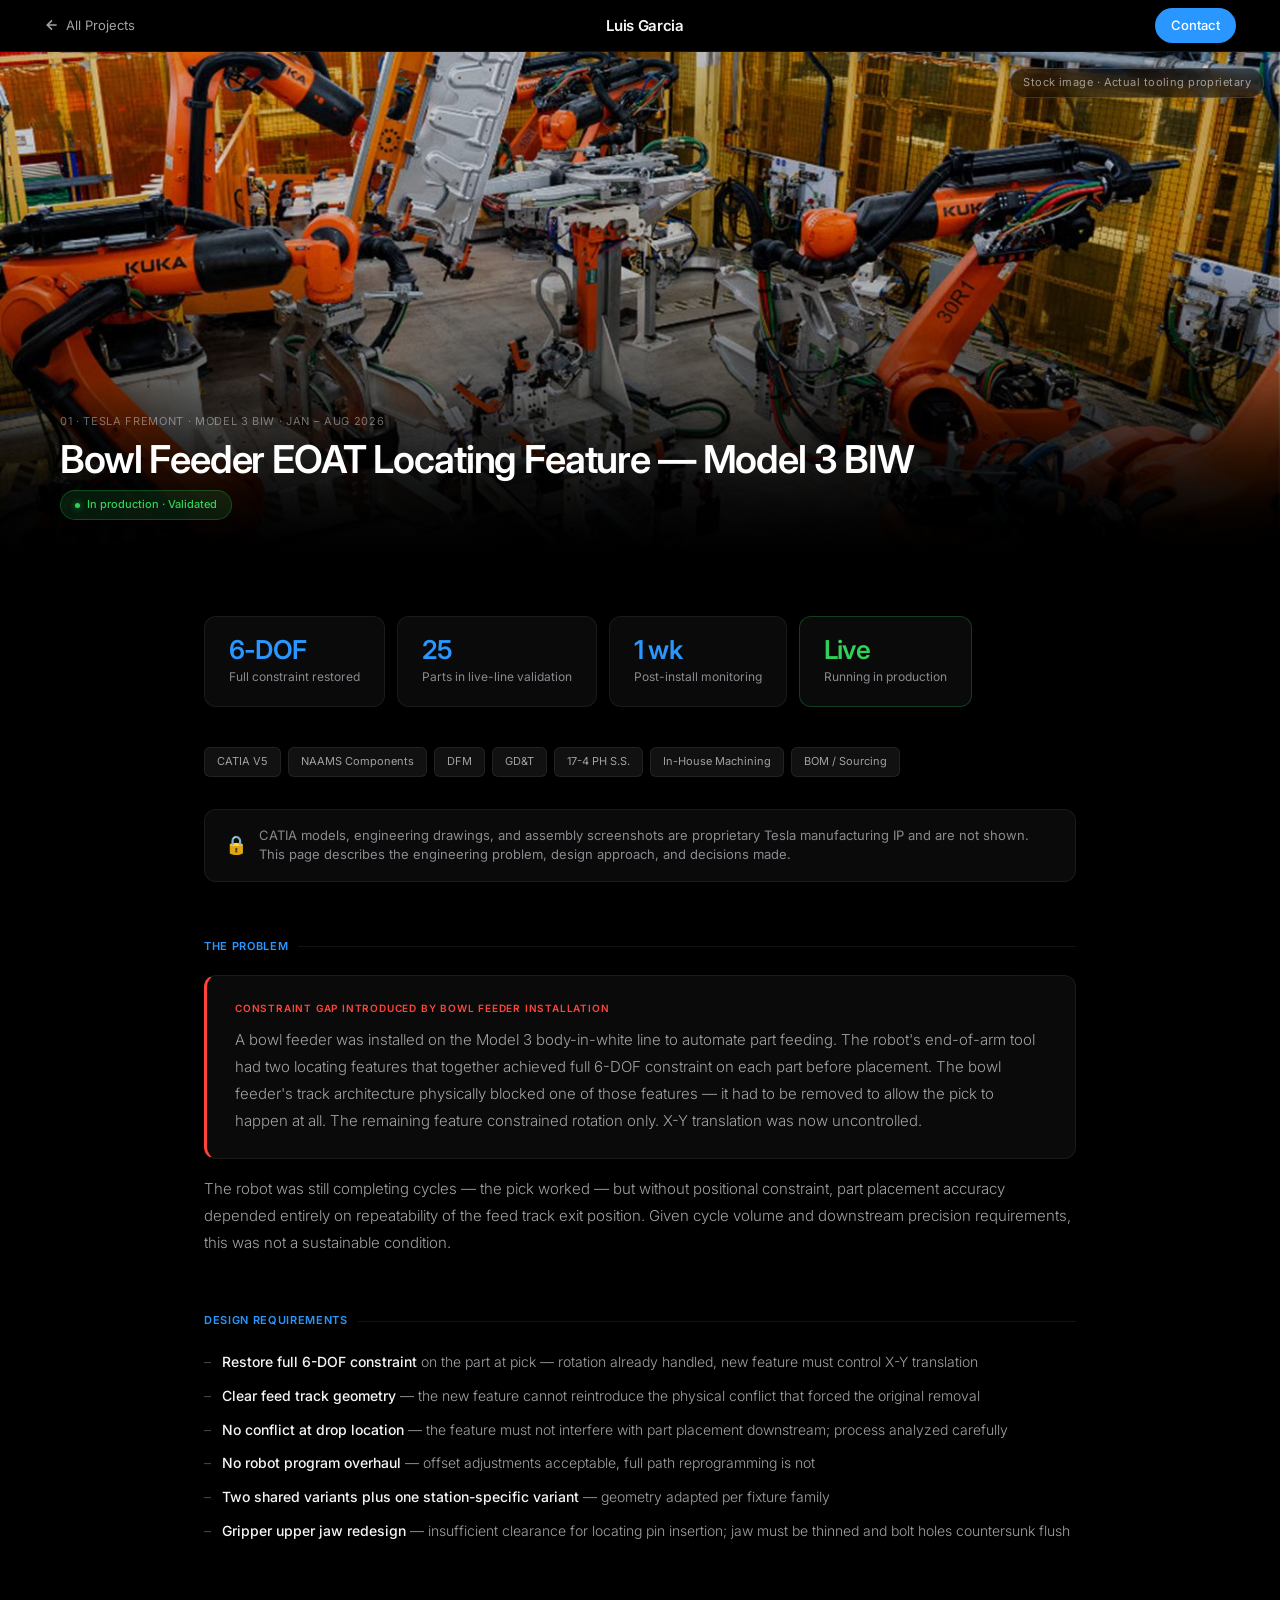
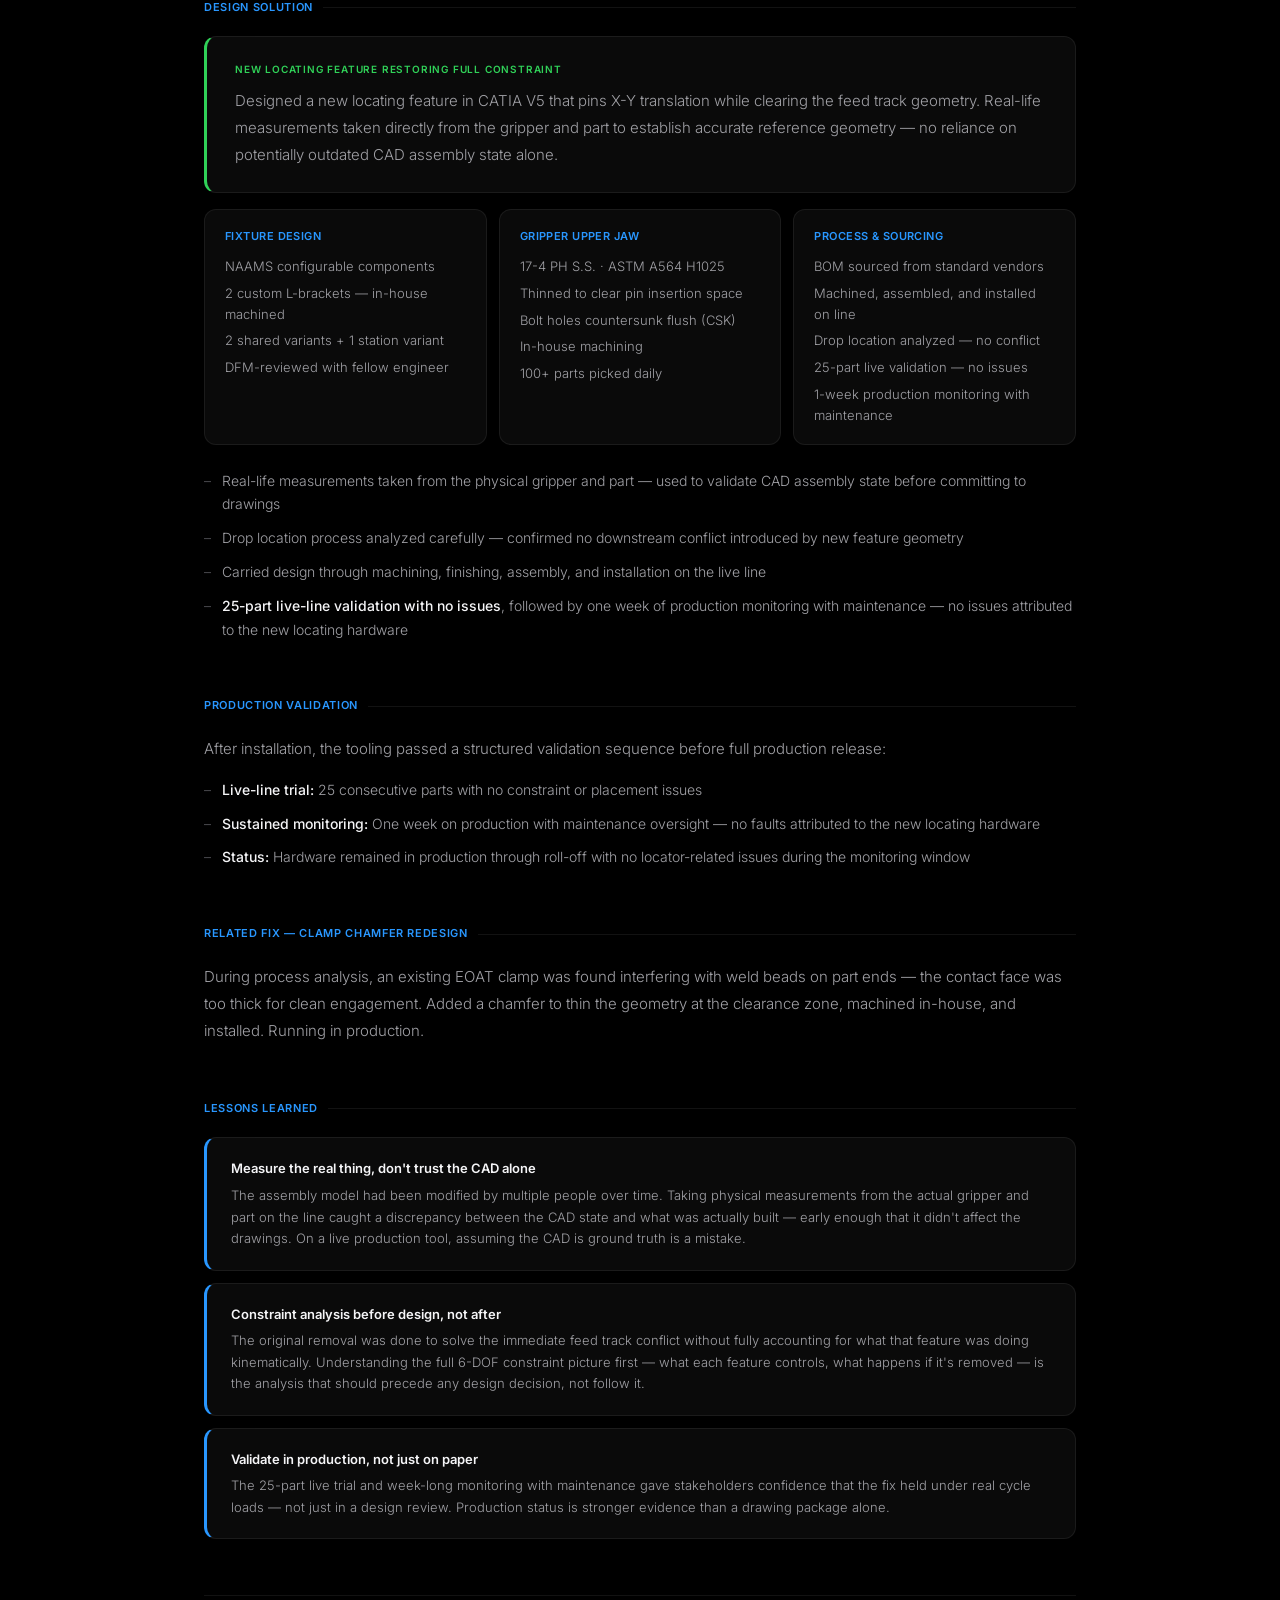
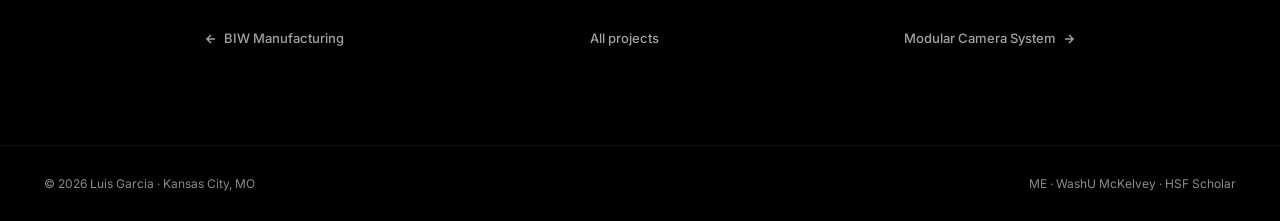
<file: project-eoat.html>
<!DOCTYPE html>
<html lang="en">
<head>
<meta charset="UTF-8">
<meta name="viewport" content="width=device-width, initial-scale=1.0">
<title>Bowl Feeder EOAT Locating Feature — Luis Garcia</title>
<meta name="description" content="Restoring 6-DOF part constraint on a Model 3 body-in-white line after a bowl feeder blocked a locator: design, machining, install, and 25-part production validation.">
<link rel="canonical" href="https://luisg54.github.io/engineering-portfolio/project-eoat.html">
<meta property="og:title" content="Bowl Feeder EOAT Locating Feature — Luis Garcia">
<meta property="og:description" content="Restoring 6-DOF part constraint on a Model 3 body-in-white line after a bowl feeder blocked a locator: design, machining, install, and 25-part production validation.">
<meta property="og:image" content="https://luisg54.github.io/engineering-portfolio/images/eoat-cover.jpg">
<meta property="og:url" content="https://luisg54.github.io/engineering-portfolio/project-eoat.html">
<meta property="og:type" content="article">
<meta name="twitter:card" content="summary_large_image">
<link rel="icon" href="images/favicon.svg" type="image/svg+xml">
<link rel="preconnect" href="https://fonts.googleapis.com">
<link rel="preconnect" href="https://fonts.gstatic.com" crossorigin>
<link href="https://fonts.googleapis.com/css2?family=Inter:wght@300;400;500;600&display=swap" rel="stylesheet">
<style>*,*::before,*::after{box-sizing:border-box;margin:0;padding:0}
:root{--bg:#000;--bg2:#0a0a0a;--bg3:#111;--bg4:#161616;--border:rgba(255,255,255,0.07);--border2:rgba(255,255,255,0.13);--text:#f5f5f7;--text2:#a1a1a6;--text3:#8a8a90;--text4:#55555a;--accent:#2997ff;--accent2:rgba(41,151,255,0.1);--green:#30d158;--green2:rgba(48,209,88,0.1);--r:12px;}
html{scroll-behavior:smooth}
body{background:var(--bg);color:var(--text);font-family:-apple-system,'Inter',BlinkMacSystemFont,sans-serif;font-size:15px;line-height:1.6;overflow-x:hidden;-webkit-font-smoothing:antialiased}
nav{position:fixed;top:0;left:0;right:0;z-index:200;display:flex;align-items:center;justify-content:space-between;padding:0 44px;height:52px;background:rgba(0,0,0,0.85);backdrop-filter:saturate(180%) blur(20px);border-bottom:1px solid var(--border)}
.nav-logo{font-size:15px;font-weight:600;color:var(--text);text-decoration:none;letter-spacing:-0.02em}
.nav-back{display:inline-flex;align-items:center;gap:6px;font-size:13px;color:var(--text2);text-decoration:none;transition:color .2s}
.nav-back:hover{color:var(--text)}
.nav-cta{font-size:13px;font-weight:500;color:#fff;background:var(--accent);padding:7px 16px;border-radius:980px;text-decoration:none;transition:opacity .2s}
.nav-cta:hover{opacity:.85}
.proj-hero{width:100%;margin-top:52px;position:relative;overflow:hidden;background:var(--bg4);min-height:360px;display:flex;flex-direction:column;align-items:center;justify-content:center;}
.hero-prop-grid{position:absolute;inset:0;background-image:linear-gradient(var(--border) 1px,transparent 1px),linear-gradient(90deg,var(--border) 1px,transparent 1px);background-size:48px 48px;opacity:.4}
.hero-prop-content{position:relative;z-index:2;text-align:center;padding:80px 40px 120px;}
.hero-lock{width:56px;height:56px;border:1px solid var(--border2);border-radius:14px;display:flex;align-items:center;justify-content:center;font-size:24px;margin:0 auto 20px;}
.hero-prop-label{font-size:12px;color:var(--text3);letter-spacing:.1em;text-transform:uppercase;margin-bottom:8px}
.hero-prop-sub{font-size:13px;color:var(--text4);font-family:monospace;letter-spacing:.04em}
.proj-hero-title{position:absolute;bottom:0;left:0;right:0;padding:32px 60px;z-index:3;background:linear-gradient(to top,rgba(0,0,0,.95) 0%,transparent 100%)}
.proj-hero-label{font-size:11px;color:rgba(255,255,255,.4);letter-spacing:.06em;text-transform:uppercase;margin-bottom:8px}
.proj-hero-name{font-size:clamp(22px,3vw,40px);font-weight:600;color:#fff;letter-spacing:-.03em;line-height:1.1}
.status-pill{display:inline-flex;align-items:center;gap:7px;background:rgba(255,179,0,0.12);border:1px solid rgba(255,179,0,0.25);border-radius:980px;padding:5px 14px;font-size:11px;font-weight:500;color:#ffb300;}
.status-dot{width:5px;height:5px;background:#ffb300;border-radius:50%;box-shadow:0 0 6px rgba(255,179,0,.8)}
.proj-content{max-width:960px;margin:0 auto;padding:64px 44px 96px}
.proj-section{margin-bottom:56px}
.proj-section-label{font-size:11px;font-weight:600;color:var(--accent);letter-spacing:.06em;text-transform:uppercase;margin-bottom:20px;display:flex;align-items:center;gap:10px}
.proj-section-label::after{content:'';flex:1;height:1px;background:var(--border)}
.metrics-row{display:flex;flex-wrap:wrap;gap:12px;margin-bottom:40px}
.big-metric{background:var(--bg2);border:1px solid var(--border);border-radius:var(--r);padding:20px 24px;min-width:140px}
.big-metric-num{font-size:26px;font-weight:600;color:var(--accent);letter-spacing:-.03em;line-height:1}
.big-metric-label{font-size:12px;color:var(--text3);margin-top:4px}
.tags-row{display:flex;flex-wrap:wrap;gap:7px;margin-bottom:32px}
.tag{font-size:11px;color:var(--text2);background:var(--bg3);border:1px solid var(--border);padding:5px 12px;border-radius:6px}
.proj-p{font-size:15px;color:var(--text2);line-height:1.8;margin-bottom:16px;font-weight:300}
.proj-p strong{color:var(--text);font-weight:500}
.proj-buls{list-style:none;display:flex;flex-direction:column;gap:10px;margin-bottom:24px}
.proj-buls li{font-size:14px;color:var(--text2);line-height:1.7;padding-left:18px;position:relative;font-weight:300}
.proj-buls li::before{content:'–';position:absolute;left:0;color:var(--text4)}
.proj-buls li strong{color:var(--text);font-weight:500}
.problem-box{background:var(--bg2);border:1px solid var(--border);border-left:3px solid #ff453a;border-radius:var(--r);padding:24px 28px;margin-bottom:16px}
.problem-box-label{font-size:10px;font-weight:600;color:#ff453a;letter-spacing:.08em;text-transform:uppercase;margin-bottom:10px}
.solution-box{background:var(--bg2);border:1px solid var(--border);border-left:3px solid var(--green);border-radius:var(--r);padding:24px 28px;margin-bottom:16px}
.solution-box-label{font-size:10px;font-weight:600;color:var(--green);letter-spacing:.08em;text-transform:uppercase;margin-bottom:10px}
.spec-grid{display:grid;grid-template-columns:repeat(3,1fr);gap:12px;margin-bottom:24px}
.spec-card{background:var(--bg2);border:1px solid var(--border);border-radius:var(--r);padding:18px 20px}
.spec-card-title{font-size:11px;font-weight:600;color:var(--accent);letter-spacing:.04em;text-transform:uppercase;margin-bottom:10px}
.spec-card-items{display:flex;flex-direction:column;gap:6px}
.spec-card-item{font-size:13px;color:var(--text2);font-weight:300}
.prop-notice{display:flex;align-items:center;gap:12px;background:var(--bg2);border:1px solid var(--border);border-radius:var(--r);padding:16px 20px;margin-bottom:32px}
.prop-notice-icon{font-size:18px;flex-shrink:0}
.prop-notice-text{font-size:13px;color:var(--text3);line-height:1.5}
.lesson-card{background:var(--bg2);border:1px solid var(--border);border-left:3px solid var(--accent);border-radius:var(--r);padding:20px 24px;margin-bottom:12px}
.lesson-title{font-size:13px;font-weight:600;color:var(--text);margin-bottom:6px}
.lesson-body{font-size:13px;color:var(--text2);line-height:1.65;font-weight:300}
.proj-nav-row{display:flex;justify-content:space-between;align-items:center;border-top:1px solid var(--border);padding-top:32px;margin-top:48px}
.proj-nav-link{display:inline-flex;align-items:center;gap:6px;font-size:13px;font-weight:500;color:var(--text2);text-decoration:none;transition:color .2s}
.proj-nav-link:hover{color:var(--accent)}
footer{padding:28px 44px;border-top:1px solid var(--border);display:flex;justify-content:space-between}
footer p{font-size:12px;color:var(--text3)}
.fade{opacity:0;transform:translateY(20px);transition:opacity .6s ease,transform .6s ease}
.fade.in{opacity:1;transform:translateY(0)}
@media(prefers-reduced-motion:reduce){
  html{scroll-behavior:auto}
  *,*::before,*::after{animation-duration:.01ms !important;animation-iteration-count:1 !important;transition-duration:.01ms !important}
  .fade{opacity:1 !important;transform:none !important}
}
a:focus-visible,button:focus-visible{outline:2px solid var(--accent);outline-offset:3px;border-radius:4px}
@media(max-width:768px){nav{padding:0 20px}.proj-hero-title{padding:20px}.proj-content{padding:40px 20px 72px}.spec-grid{grid-template-columns:1fr}footer{flex-direction:column;gap:8px}}</style>
</head>
<body>
<nav>
  <a href="index.html" class="nav-back"><svg width="16" height="16" fill="none" stroke="currentColor" stroke-width="2.5" viewBox="0 0 24 24"><path d="M19 12H5M12 5l-7 7 7 7"/></svg>All Projects</a>
  <a href="index.html" class="nav-logo">Luis Garcia</a>
  <a href="index.html#contact" class="nav-cta">Contact</a>
</nav>

<div class="proj-hero" style="margin-top:52px;position:relative;overflow:hidden;background:#000">
  <img src="images/eoat-cover.jpg" alt="KUKA robots on automotive BIW line" style="width:100%;max-height:500px;object-fit:cover;object-position:center 40%;display:block;opacity:0.85" fetchpriority="high">
  <div style="position:absolute;inset:0;background:linear-gradient(to bottom,transparent 40%,rgba(0,0,0,0.92) 100%)"></div>
  <div style="position:absolute;top:16px;right:16px;display:inline-flex;align-items:center;gap:6px;background:rgba(0,0,0,0.5);border:1px solid rgba(255,255,255,0.15);border-radius:980px;padding:5px 12px;font-size:11px;color:rgba(255,255,255,0.55);letter-spacing:.04em;backdrop-filter:blur(8px)">Stock image · Actual tooling proprietary</div>
  <div class="proj-hero-title">
    <div class="proj-hero-label">01 · Tesla Fremont · Model 3 BIW · Jan – Aug 2026</div>
    <h1 class="proj-hero-name">Bowl Feeder EOAT Locating Feature — Model 3 BIW</h1>
    <div style="display:flex;gap:10px;flex-wrap:wrap;margin-top:10px">
      <div class="status-pill" style="background:rgba(48,209,88,0.12);border-color:rgba(48,209,88,0.25);color:#30d158"><div class="status-dot" style="background:#30d158;box-shadow:0 0 6px rgba(48,209,88,.8)"></div>In production · Validated</div>
    </div>
  </div>
</div>

<div class="proj-content">

  <div class="proj-section fade">
    <div class="metrics-row">
      <div class="big-metric"><div class="big-metric-num">6-DOF</div><div class="big-metric-label">Full constraint restored</div></div>
      <div class="big-metric"><div class="big-metric-num">25</div><div class="big-metric-label">Parts in live-line validation</div></div>
      <div class="big-metric"><div class="big-metric-num">1 wk</div><div class="big-metric-label">Post-install monitoring</div></div>
      <div class="big-metric" style="border-color:rgba(48,209,88,0.25)"><div class="big-metric-num" style="color:#30d158">Live</div><div class="big-metric-label">Running in production</div></div>
    </div>
    <div class="tags-row">
      <span class="tag">CATIA V5</span><span class="tag">NAAMS Components</span>
      <span class="tag">DFM</span><span class="tag">GD&amp;T</span><span class="tag">17-4 PH S.S.</span>
      <span class="tag">In-House Machining</span><span class="tag">BOM / Sourcing</span>
    </div>
    <div class="prop-notice">
      <div class="prop-notice-icon">🔒</div>
      <div class="prop-notice-text">CATIA models, engineering drawings, and assembly screenshots are proprietary Tesla manufacturing IP and are not shown. This page describes the engineering problem, design approach, and decisions made.</div>
    </div>
  </div>

  <div class="proj-section fade">
    <div class="proj-section-label">The Problem</div>
    <div class="problem-box">
      <div class="problem-box-label">Constraint gap introduced by bowl feeder installation</div>
      <p class="proj-p" style="margin-bottom:0">A bowl feeder was installed on the Model 3 body-in-white line to automate part feeding. The robot's end-of-arm tool had two locating features that together achieved full 6-DOF constraint on each part before placement. The bowl feeder's track architecture physically blocked one of those features — it had to be removed to allow the pick to happen at all. The remaining feature constrained rotation only. X-Y translation was now uncontrolled.</p>
    </div>
    <p class="proj-p">The robot was still completing cycles — the pick worked — but without positional constraint, part placement accuracy depended entirely on repeatability of the feed track exit position. Given cycle volume and downstream precision requirements, this was not a sustainable condition.</p>
  </div>

  <div class="proj-section fade">
    <div class="proj-section-label">Design Requirements</div>
    <ul class="proj-buls">
      <li><strong>Restore full 6-DOF constraint</strong> on the part at pick — rotation already handled, new feature must control X-Y translation</li>
      <li><strong>Clear feed track geometry</strong> — the new feature cannot reintroduce the physical conflict that forced the original removal</li>
      <li><strong>No conflict at drop location</strong> — the feature must not interfere with part placement downstream; process analyzed carefully</li>
      <li><strong>No robot program overhaul</strong> — offset adjustments acceptable, full path reprogramming is not</li>
      <li><strong>Two shared variants plus one station-specific variant</strong> — geometry adapted per fixture family</li>
      <li><strong>Gripper upper jaw redesign</strong> — insufficient clearance for locating pin insertion; jaw must be thinned and bolt holes countersunk flush</li>
    </ul>
  </div>

  <div class="proj-section fade">
    <div class="proj-section-label">Design Solution</div>
    <div class="solution-box">
      <div class="solution-box-label">New locating feature restoring full constraint</div>
      <p class="proj-p" style="margin-bottom:0">Designed a new locating feature in CATIA V5 that pins X-Y translation while clearing the feed track geometry. Real-life measurements taken directly from the gripper and part to establish accurate reference geometry — no reliance on potentially outdated CAD assembly state alone.</p>
    </div>

    <div class="spec-grid">
      <div class="spec-card">
        <div class="spec-card-title">Fixture Design</div>
        <div class="spec-card-items">
          <div class="spec-card-item">NAAMS configurable components</div>
          <div class="spec-card-item">2 custom L-brackets — in-house machined</div>
          <div class="spec-card-item">2 shared variants + 1 station variant</div>
          <div class="spec-card-item">DFM-reviewed with fellow engineer</div>
        </div>
      </div>
      <div class="spec-card">
        <div class="spec-card-title">Gripper Upper Jaw</div>
        <div class="spec-card-items">
          <div class="spec-card-item">17-4 PH S.S. · ASTM A564 H1025</div>
          <div class="spec-card-item">Thinned to clear pin insertion space</div>
          <div class="spec-card-item">Bolt holes countersunk flush (CSK)</div>
          <div class="spec-card-item">In-house machining</div>
          <div class="spec-card-item">100+ parts picked daily</div>
        </div>
      </div>
      <div class="spec-card">
        <div class="spec-card-title">Process &amp; Sourcing</div>
        <div class="spec-card-items">
          <div class="spec-card-item">BOM sourced from standard vendors</div>
          <div class="spec-card-item">Machined, assembled, and installed on line</div>
          <div class="spec-card-item">Drop location analyzed — no conflict</div>
          <div class="spec-card-item">25-part live validation — no issues</div>
          <div class="spec-card-item">1-week production monitoring with maintenance</div>
        </div>
      </div>
    </div>

    <ul class="proj-buls">
      <li>Real-life measurements taken from the physical gripper and part — used to validate CAD assembly state before committing to drawings</li>
      <li>Drop location process analyzed carefully — confirmed no downstream conflict introduced by new feature geometry</li>
      <li>Carried design through machining, finishing, assembly, and installation on the live line</li>
      <li><strong>25-part live-line validation with no issues</strong>, followed by one week of production monitoring with maintenance — no issues attributed to the new locating hardware</li>
    </ul>
  </div>

  <div class="proj-section fade">
    <div class="proj-section-label">Production Validation</div>
    <p class="proj-p">After installation, the tooling passed a structured validation sequence before full production release:</p>
    <ul class="proj-buls">
      <li><strong>Live-line trial:</strong> 25 consecutive parts with no constraint or placement issues</li>
      <li><strong>Sustained monitoring:</strong> One week on production with maintenance oversight — no faults attributed to the new locating hardware</li>
      <li><strong>Status:</strong> Hardware remained in production through roll-off with no locator-related issues during the monitoring window</li>
    </ul>
  </div>

  <div class="proj-section fade">
    <div class="proj-section-label">Related Fix — Clamp Chamfer Redesign</div>
    <p class="proj-p">During process analysis, an existing EOAT clamp was found interfering with weld beads on part ends — the contact face was too thick for clean engagement. Added a chamfer to thin the geometry at the clearance zone, machined in-house, and installed. Running in production.</p>
  </div>

  <div class="proj-section fade">
    <div class="proj-section-label">Lessons Learned</div>
    <div class="lesson-card">
      <div class="lesson-title">Measure the real thing, don't trust the CAD alone</div>
      <div class="lesson-body">The assembly model had been modified by multiple people over time. Taking physical measurements from the actual gripper and part on the line caught a discrepancy between the CAD state and what was actually built — early enough that it didn't affect the drawings. On a live production tool, assuming the CAD is ground truth is a mistake.</div>
    </div>
    <div class="lesson-card">
      <div class="lesson-title">Constraint analysis before design, not after</div>
      <div class="lesson-body">The original removal was done to solve the immediate feed track conflict without fully accounting for what that feature was doing kinematically. Understanding the full 6-DOF constraint picture first — what each feature controls, what happens if it's removed — is the analysis that should precede any design decision, not follow it.</div>
    </div>
    <div class="lesson-card">
      <div class="lesson-title">Validate in production, not just on paper</div>
      <div class="lesson-body">The 25-part live trial and week-long monitoring with maintenance gave stakeholders confidence that the fix held under real cycle loads — not just in a design review. Production status is stronger evidence than a drawing package alone.</div>
    </div>
  </div>

  <div class="proj-nav-row fade">
    <a href="project-biw.html" class="proj-nav-link"><svg width="14" height="14" fill="none" stroke="currentColor" stroke-width="2.5" viewBox="0 0 24 24"><path d="M19 12H5M12 5l-7 7 7 7"/></svg>BIW Manufacturing</a>
    <a href="index.html#projects" class="proj-nav-link">All projects</a>
    <a href="project-trios.html" class="proj-nav-link">Modular Camera System<svg width="14" height="14" fill="none" stroke="currentColor" stroke-width="2.5" viewBox="0 0 24 24"><path d="M5 12h14M12 5l7 7-7 7"/></svg></a>
  </div>

</div>

<footer>
  <p>© 2026 Luis Garcia · Kansas City, MO</p>
  <p>ME · WashU McKelvey · HSF Scholar</p>
</footer>
<script>const obs=new IntersectionObserver(entries=>{entries.forEach(e=>{if(e.isIntersecting){const s=Array.from(e.target.parentElement?.children||[]).filter(c=>c.classList.contains('fade'));const i=Math.min(s.indexOf(e.target),4);setTimeout(()=>e.target.classList.add('in'),i*80);obs.unobserve(e.target);}});},{threshold:0.05,rootMargin:'0px 0px -40px 0px'});
document.querySelectorAll('.fade').forEach(el=>{const r=el.getBoundingClientRect();if(r.top<window.innerHeight){el.classList.add('in');}else{obs.observe(el);}});</script>
</body>
</html>
</file>
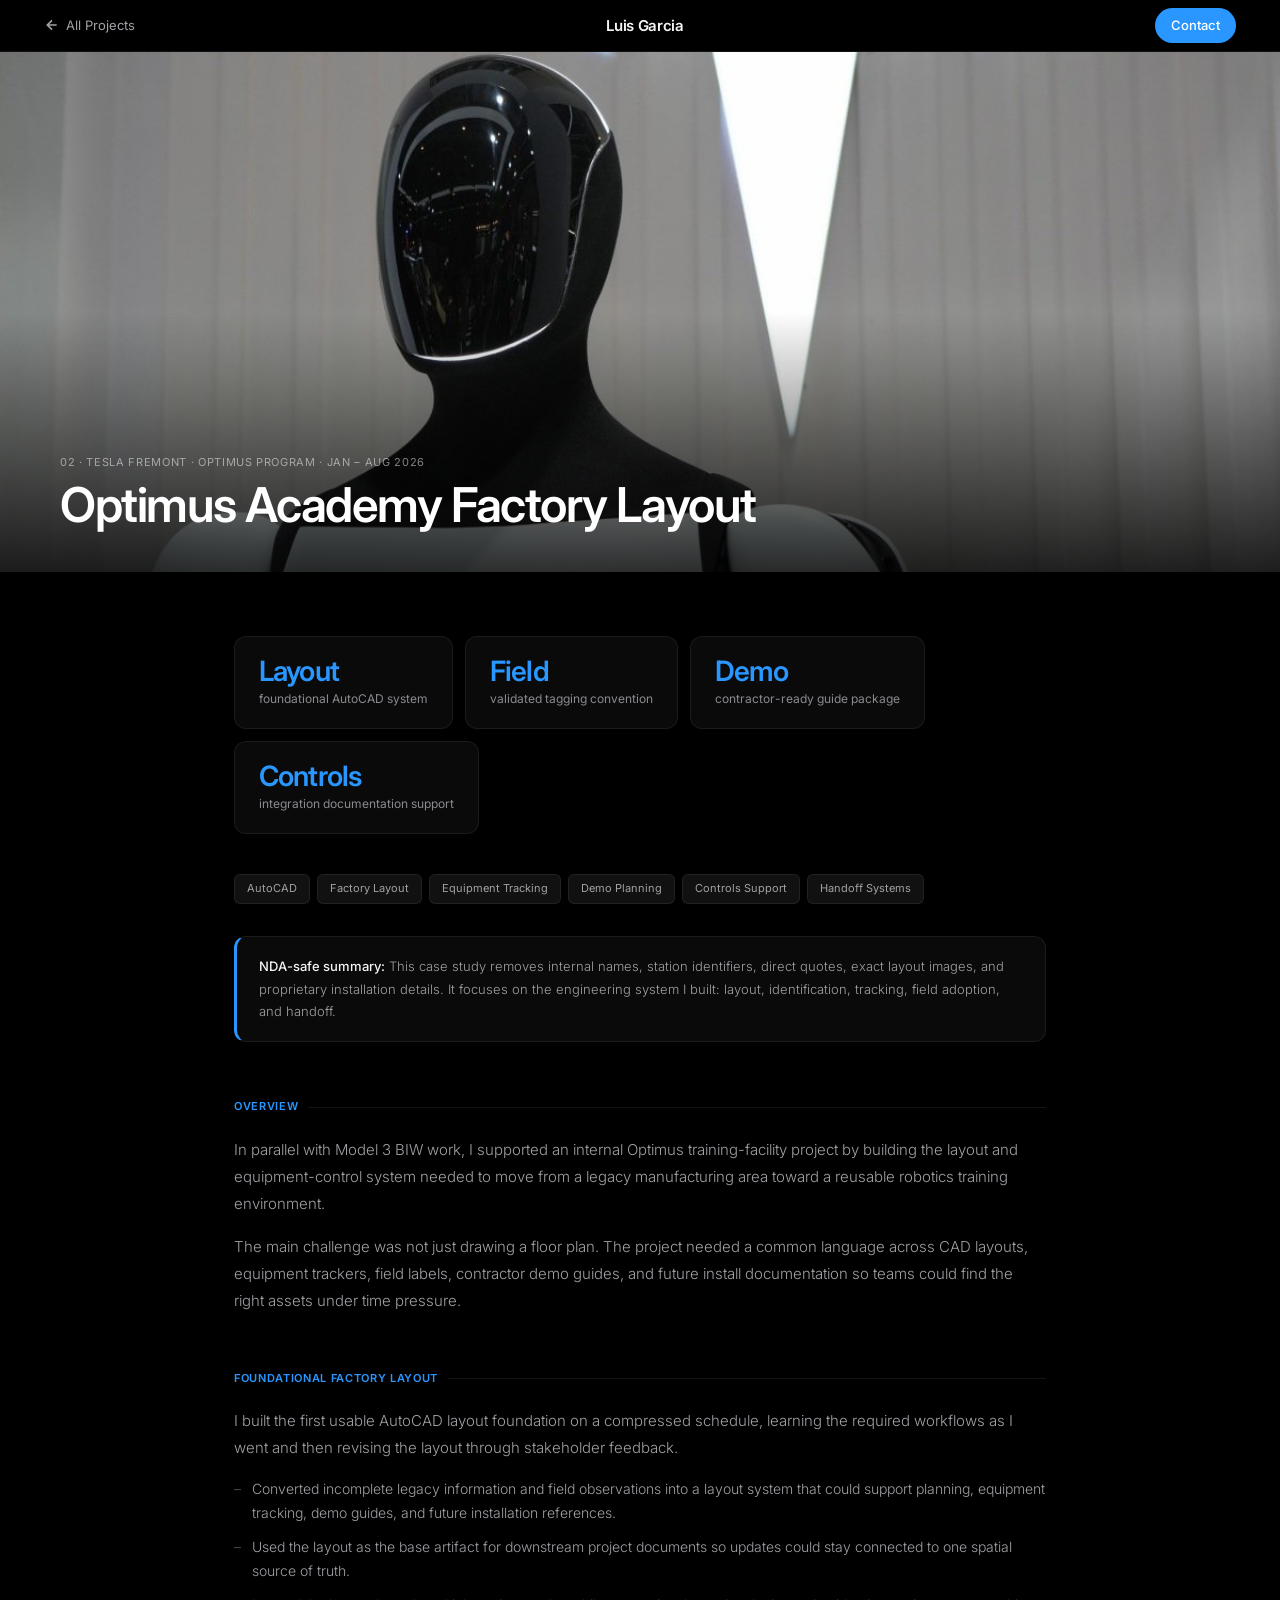
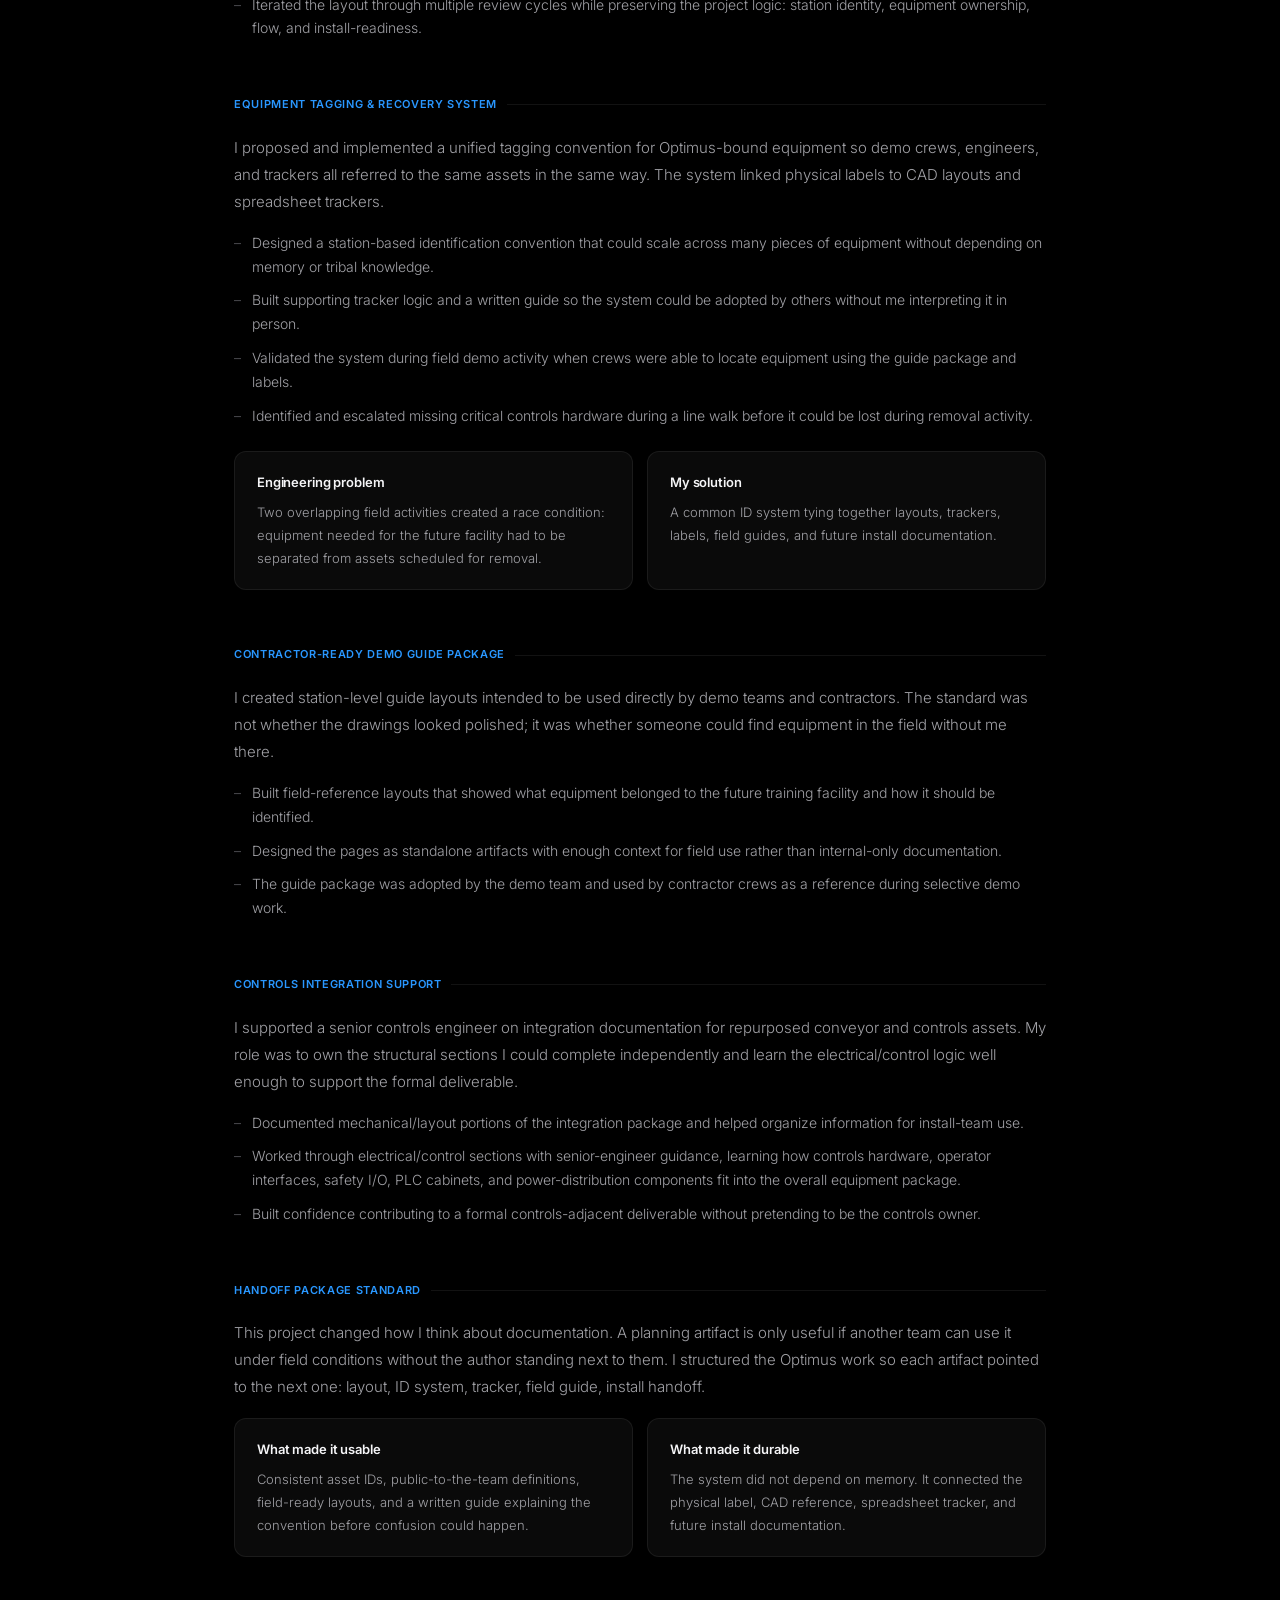
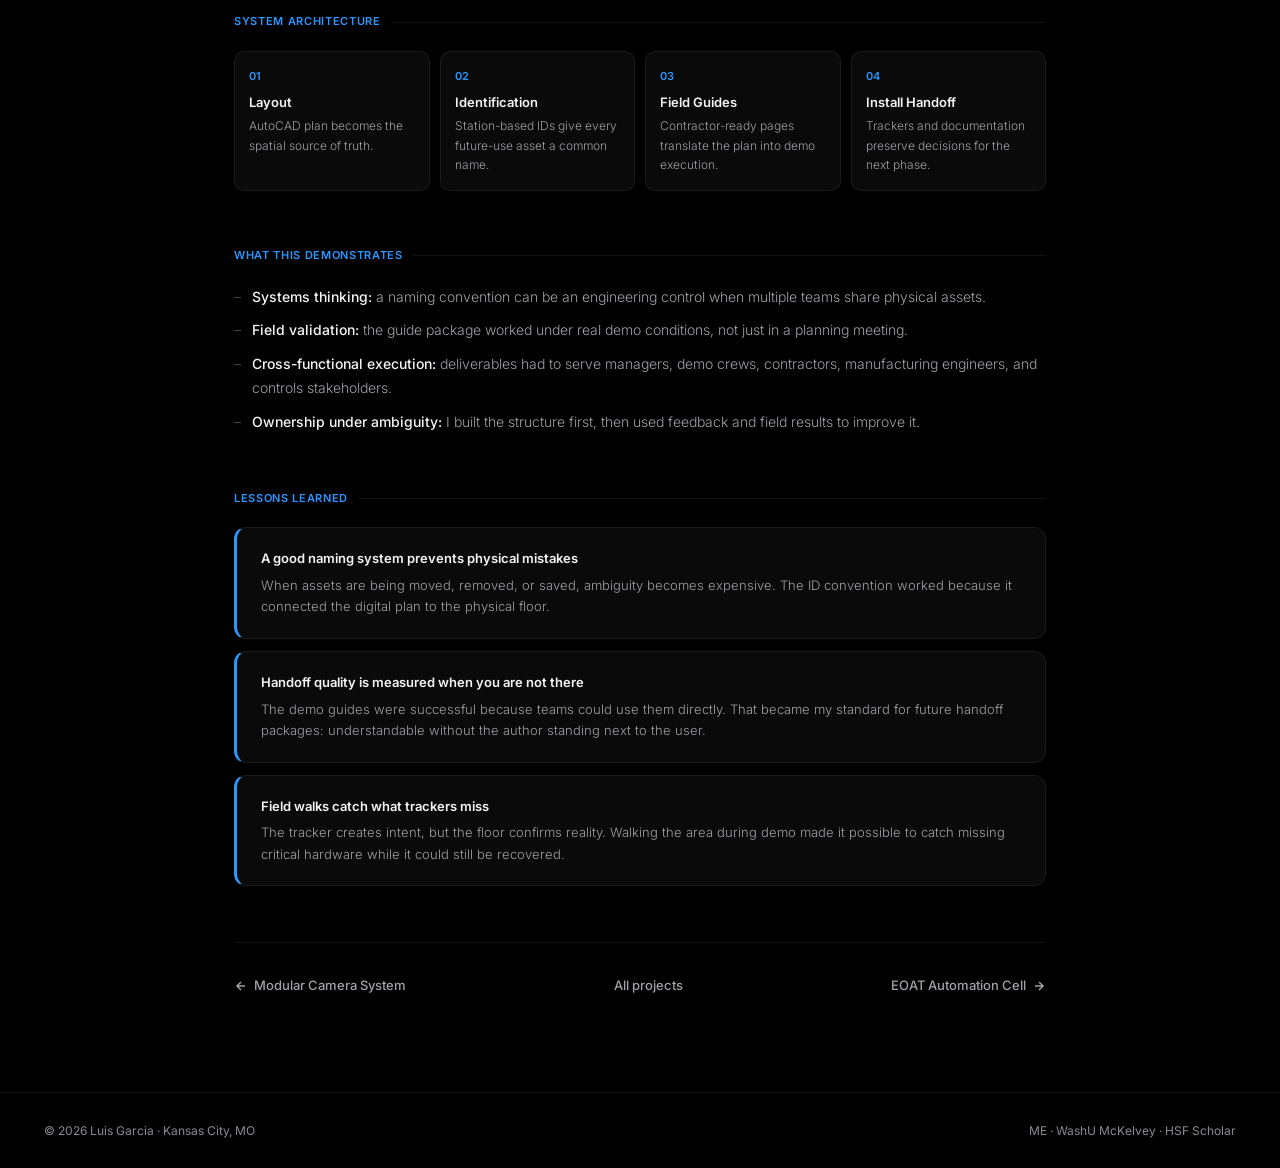
<file: project-optimus.html>
<!DOCTYPE html>
<html lang="en">
<head>
<meta charset="UTF-8">
<meta name="viewport" content="width=device-width, initial-scale=1.0">
<title>Optimus Academy Factory Layout - Luis Garcia</title>
<meta name="description" content="Layout and equipment engineering for a planned 40-station humanoid robot training facility: AutoCAD floor plans, station-ID tagging, and contractor-ready demo documentation.">
<link rel="canonical" href="https://luisg54.github.io/engineering-portfolio/project-optimus.html">
<meta property="og:title" content="Optimus Academy Factory Layout - Luis Garcia">
<meta property="og:description" content="Layout and equipment engineering for a planned 40-station humanoid robot training facility: AutoCAD floor plans, station-ID tagging, and contractor-ready demo documentation.">
<meta property="og:image" content="https://luisg54.github.io/engineering-portfolio/images/optimus.jpg">
<meta property="og:url" content="https://luisg54.github.io/engineering-portfolio/project-optimus.html">
<meta property="og:type" content="article">
<meta name="twitter:card" content="summary_large_image">
<link rel="icon" href="images/favicon.svg" type="image/svg+xml">
<link rel="preconnect" href="https://fonts.googleapis.com">
<link rel="preconnect" href="https://fonts.gstatic.com" crossorigin>
<link href="https://fonts.googleapis.com/css2?family=Inter:wght@300;400;500;600&display=swap" rel="stylesheet">
<style>
*,*::before,*::after{box-sizing:border-box;margin:0;padding:0}
:root{
  --bg:#000;--bg2:#0a0a0a;--bg3:#111;--bg4:#161616;
  --border:rgba(255,255,255,0.07);--border2:rgba(255,255,255,0.13);
  --text:#f5f5f7;--text2:#a1a1a6;--text3:#8a8a90;--text4:#55555a;
  --accent:#2997ff;--accent2:rgba(41,151,255,0.1);
  --green:#30d158;--green2:rgba(48,209,88,0.1);
  --r:12px;
}
html{scroll-behavior:smooth}
body{background:var(--bg);color:var(--text);font-family:-apple-system,'Inter',BlinkMacSystemFont,sans-serif;font-size:15px;line-height:1.6;overflow-x:hidden;-webkit-font-smoothing:antialiased}
nav{position:fixed;top:0;left:0;right:0;z-index:200;display:flex;align-items:center;justify-content:space-between;padding:0 44px;height:52px;background:rgba(0,0,0,0.85);backdrop-filter:saturate(180%) blur(20px);border-bottom:1px solid var(--border)}
.nav-logo{font-size:15px;font-weight:600;color:var(--text);text-decoration:none;letter-spacing:-0.02em}
.nav-back{display:inline-flex;align-items:center;gap:6px;font-size:13px;color:var(--text2);text-decoration:none;transition:color .2s}
.nav-back:hover{color:var(--text)}
.nav-cta{font-size:13px;font-weight:500;color:#fff;background:var(--accent);padding:7px 16px;border-radius:980px;text-decoration:none;transition:opacity .2s}
.nav-cta:hover{opacity:.85}

/* HERO */
.proj-hero{width:100%;margin-top:52px;position:relative;overflow:hidden}
.proj-hero img{width:100%;display:block;max-height:520px;object-fit:cover;object-position:center}
.proj-hero.whitebg img{object-fit:contain;background:#f0ede8;padding:40px;max-height:460px}
.proj-hero.darkbg img{object-fit:cover;background:#000}
.proj-hero.letterbox img{object-fit:cover;object-position:center 40%;max-height:420px}
.proj-hero-overlay{position:absolute;inset:0;background:linear-gradient(to bottom,transparent 50%,rgba(0,0,0,.8) 100%)}
.proj-hero-title{position:absolute;bottom:0;left:0;right:0;padding:40px 60px}
.proj-hero-label{font-size:11px;color:rgba(255,255,255,.5);letter-spacing:.06em;text-transform:uppercase;margin-bottom:8px}
.proj-hero-name{font-size:clamp(28px,4vw,48px);font-weight:600;color:#fff;letter-spacing:-.03em;line-height:1.1}

/* CONTENT */
.proj-content{max-width:900px;margin:0 auto;padding:64px 44px 96px}
.proj-section{margin-bottom:56px}
.proj-section-label{font-size:11px;font-weight:600;color:var(--accent);letter-spacing:.06em;text-transform:uppercase;margin-bottom:20px;display:flex;align-items:center;gap:10px}
.proj-section-label::after{content:'';flex:1;height:1px;background:var(--border)}

/* metrics row */
.metrics-row{display:flex;flex-wrap:wrap;gap:12px;margin-bottom:40px}
.big-metric{background:var(--bg2);border:1px solid var(--border);border-radius:var(--r);padding:20px 24px;min-width:160px}
.big-metric-num{font-size:28px;font-weight:600;color:var(--accent);letter-spacing:-.03em;line-height:1}
.big-metric-label{font-size:12px;color:var(--text3);margin-top:4px}

/* tags */
.tags-row{display:flex;flex-wrap:wrap;gap:7px;margin-bottom:32px}
.tag{font-size:11px;color:var(--text2);background:var(--bg3);border:1px solid var(--border);padding:5px 12px;border-radius:6px}

/* text */
.proj-p{font-size:15px;color:var(--text2);line-height:1.8;margin-bottom:16px;font-weight:300}
.proj-p strong{color:var(--text);font-weight:500}

/* bullets */
.proj-buls{list-style:none;display:flex;flex-direction:column;gap:10px;margin-bottom:24px}
.proj-buls li{font-size:14px;color:var(--text2);line-height:1.7;padding-left:18px;position:relative;font-weight:300}
.proj-buls li::before{content:'–';position:absolute;left:0;color:var(--text4)}
.proj-buls li strong{color:var(--text);font-weight:500}

/* image gallery */
.img-grid{display:grid;gap:12px;margin-bottom:8px}
.img-grid.cols2{grid-template-columns:1fr 1fr}
.img-grid.cols3{grid-template-columns:1fr 1fr 1fr}
.img-grid.cols1{grid-template-columns:1fr}
.img-box{border-radius:10px;overflow:hidden;background:var(--bg2);border:1px solid var(--border)}
.img-box img{width:100%;display:block;object-fit:cover}
.img-box.white img{object-fit:contain;background:#f5f5f0;padding:16px}
.img-caption{font-size:11px;color:var(--text3);margin-top:6px;text-align:center;letter-spacing:.01em}

/* lessons */
.lesson-card{background:var(--bg2);border:1px solid var(--border);border-left:3px solid var(--accent);border-radius:var(--r);padding:20px 24px;margin-bottom:12px}
.lesson-title{font-size:13px;font-weight:600;color:var(--text);margin-bottom:6px}
.lesson-body{font-size:13px;color:var(--text2);line-height:1.65;font-weight:300}

/* nav bottom */
.proj-nav-row{display:flex;justify-content:space-between;align-items:center;border-top:1px solid var(--border);padding-top:32px;margin-top:48px}
.proj-nav-link{display:inline-flex;align-items:center;gap:6px;font-size:13px;font-weight:500;color:var(--text2);text-decoration:none;transition:color .2s}
.proj-nav-link:hover{color:var(--accent)}

footer{padding:28px 44px;border-top:1px solid var(--border);display:flex;justify-content:space-between}
footer p{font-size:12px;color:var(--text3)}

.fade{opacity:0;transform:translateY(20px);transition:opacity .6s ease,transform .6s ease}
.fade.in{opacity:1;transform:translateY(0)}
@media(prefers-reduced-motion:reduce){
  html{scroll-behavior:auto}
  *,*::before,*::after{animation-duration:.01ms !important;animation-iteration-count:1 !important;transition-duration:.01ms !important}
  .fade{opacity:1 !important;transform:none !important}
}
a:focus-visible,button:focus-visible{outline:2px solid var(--accent);outline-offset:3px;border-radius:4px}


/* NDA-safe project detail components */
.nda-card{background:var(--bg2);border:1px solid var(--border);border-left:3px solid var(--accent);border-radius:var(--r);padding:18px 22px;margin-bottom:32px}
.nda-card p{font-size:13px;color:var(--text2);line-height:1.75;font-weight:300;margin:0}
.nda-card strong{color:var(--text);font-weight:500}
.split-grid{display:grid;grid-template-columns:1fr 1fr;gap:14px;margin:18px 0 6px}
.detail-card{background:var(--bg2);border:1px solid var(--border);border-radius:var(--r);padding:20px 22px}
.detail-title{font-size:13px;font-weight:600;color:var(--text);margin-bottom:8px;letter-spacing:-.01em}
.detail-body{font-size:13px;color:var(--text2);line-height:1.75;font-weight:300}
.process-grid{display:grid;grid-template-columns:repeat(4,1fr);gap:10px;margin:18px 0 8px}
.process-step{background:var(--bg2);border:1px solid var(--border);border-radius:10px;padding:16px 14px;min-height:128px}
.step-num{font-size:11px;color:var(--accent);font-weight:600;margin-bottom:8px;letter-spacing:.04em}
.step-title{font-size:13px;color:var(--text);font-weight:600;margin-bottom:6px;line-height:1.3}
.step-text{font-size:12px;color:var(--text2);line-height:1.6;font-weight:300}
.status-row{display:flex;flex-wrap:wrap;gap:7px;margin:16px 0 24px}
.status-pill{font-size:11px;color:var(--green);background:var(--green2);border:1px solid rgba(48,209,88,.22);padding:5px 11px;border-radius:980px;font-weight:500}
@media(max-width:900px){.process-grid{grid-template-columns:1fr 1fr}.split-grid{grid-template-columns:1fr}}
@media(max-width:560px){.process-grid{grid-template-columns:1fr}}

@media(max-width:768px){
  nav{padding:0 20px}
  .proj-hero-title{padding:24px}
  .proj-content{padding:40px 20px 72px}
  .img-grid.cols2,.img-grid.cols3{grid-template-columns:1fr}
  .metrics-row{gap:8px}
  footer{flex-direction:column;gap:8px}
}
</style>
</head>
<body>
<nav>
  <a href="index.html" class="nav-back">
    <svg width="16" height="16" fill="none" stroke="currentColor" stroke-width="2.5" viewBox="0 0 24 24"><path d="M19 12H5M12 5l-7 7 7 7"/></svg>
    All Projects
  </a>
  <a href="index.html" class="nav-logo">Luis Garcia</a>
  <a href="index.html#contact" class="nav-cta">Contact</a>
</nav>

<div class="proj-hero portrait">
  <img src="images/optimus.jpg" alt="Optimus Academy — Humanoid Robotics Training Facility" fetchpriority="high">
  <div class="proj-hero-overlay"></div>
  <div class="proj-hero-title">
    <div class="proj-hero-label">02 &middot; Tesla Fremont &middot; Optimus Program &middot; Jan &ndash; Aug 2026</div>
    <h1 class="proj-hero-name">Optimus Academy Factory Layout</h1>
  </div>
</div>

<div class="proj-content">

  <div class="proj-section fade">
    <div class="metrics-row">
      <div class="big-metric"><div class="big-metric-num">Layout</div><div class="big-metric-label">foundational AutoCAD system</div></div>
      <div class="big-metric"><div class="big-metric-num">Field</div><div class="big-metric-label">validated tagging convention</div></div>
      <div class="big-metric"><div class="big-metric-num">Demo</div><div class="big-metric-label">contractor-ready guide package</div></div>
      <div class="big-metric"><div class="big-metric-num">Controls</div><div class="big-metric-label">integration documentation support</div></div>
    </div>
    <div class="tags-row">
      <span class="tag">AutoCAD</span><span class="tag">Factory Layout</span><span class="tag">Equipment Tracking</span>
      <span class="tag">Demo Planning</span><span class="tag">Controls Support</span><span class="tag">Handoff Systems</span>
    </div>
    <div class="nda-card"><p><strong>NDA-safe summary:</strong> This case study removes internal names, station identifiers, direct quotes, exact layout images, and proprietary installation details. It focuses on the engineering system I built: layout, identification, tracking, field adoption, and handoff.</p></div>
  </div>

  <div class="proj-section fade">
    <div class="proj-section-label">Overview</div>
    <p class="proj-p">In parallel with Model 3 BIW work, I supported an internal Optimus training-facility project by building the layout and equipment-control system needed to move from a legacy manufacturing area toward a reusable robotics training environment.</p>
    <p class="proj-p">The main challenge was not just drawing a floor plan. The project needed a common language across CAD layouts, equipment trackers, field labels, contractor demo guides, and future install documentation so teams could find the right assets under time pressure.</p>
  </div>

  <div class="proj-section fade">
    <div class="proj-section-label">Foundational Factory Layout</div>
    <p class="proj-p">I built the first usable AutoCAD layout foundation on a compressed schedule, learning the required workflows as I went and then revising the layout through stakeholder feedback.</p>
    <ul class="proj-buls">
      <li>Converted incomplete legacy information and field observations into a layout system that could support planning, equipment tracking, demo guides, and future installation references.</li>
      <li>Used the layout as the base artifact for downstream project documents so updates could stay connected to one spatial source of truth.</li>
      <li>Iterated the layout through multiple review cycles while preserving the project logic: station identity, equipment ownership, flow, and install-readiness.</li>
    </ul>
  </div>

  <div class="proj-section fade">
    <div class="proj-section-label">Equipment Tagging & Recovery System</div>
    <p class="proj-p">I proposed and implemented a unified tagging convention for Optimus-bound equipment so demo crews, engineers, and trackers all referred to the same assets in the same way. The system linked physical labels to CAD layouts and spreadsheet trackers.</p>
    <ul class="proj-buls">
      <li>Designed a station-based identification convention that could scale across many pieces of equipment without depending on memory or tribal knowledge.</li>
      <li>Built supporting tracker logic and a written guide so the system could be adopted by others without me interpreting it in person.</li>
      <li>Validated the system during field demo activity when crews were able to locate equipment using the guide package and labels.</li>
      <li>Identified and escalated missing critical controls hardware during a line walk before it could be lost during removal activity.</li>
    </ul>
    <div class="split-grid">
      <div class="detail-card"><div class="detail-title">Engineering problem</div><div class="detail-body">Two overlapping field activities created a race condition: equipment needed for the future facility had to be separated from assets scheduled for removal.</div></div>
      <div class="detail-card"><div class="detail-title">My solution</div><div class="detail-body">A common ID system tying together layouts, trackers, labels, field guides, and future install documentation.</div></div>
    </div>
  </div>

  <div class="proj-section fade">
    <div class="proj-section-label">Contractor-Ready Demo Guide Package</div>
    <p class="proj-p">I created station-level guide layouts intended to be used directly by demo teams and contractors. The standard was not whether the drawings looked polished; it was whether someone could find equipment in the field without me there.</p>
    <ul class="proj-buls">
      <li>Built field-reference layouts that showed what equipment belonged to the future training facility and how it should be identified.</li>
      <li>Designed the pages as standalone artifacts with enough context for field use rather than internal-only documentation.</li>
      <li>The guide package was adopted by the demo team and used by contractor crews as a reference during selective demo work.</li>
    </ul>
  </div>

  <div class="proj-section fade">
    <div class="proj-section-label">Controls Integration Support</div>
    <p class="proj-p">I supported a senior controls engineer on integration documentation for repurposed conveyor and controls assets. My role was to own the structural sections I could complete independently and learn the electrical/control logic well enough to support the formal deliverable.</p>
    <ul class="proj-buls">
      <li>Documented mechanical/layout portions of the integration package and helped organize information for install-team use.</li>
      <li>Worked through electrical/control sections with senior-engineer guidance, learning how controls hardware, operator interfaces, safety I/O, PLC cabinets, and power-distribution components fit into the overall equipment package.</li>
      <li>Built confidence contributing to a formal controls-adjacent deliverable without pretending to be the controls owner.</li>
    </ul>
  </div>

  <div class="proj-section fade">
    <div class="proj-section-label">Handoff Package Standard</div>
    <p class="proj-p">This project changed how I think about documentation. A planning artifact is only useful if another team can use it under field conditions without the author standing next to them. I structured the Optimus work so each artifact pointed to the next one: layout, ID system, tracker, field guide, install handoff.</p>
    <div class="split-grid">
      <div class="detail-card"><div class="detail-title">What made it usable</div><div class="detail-body">Consistent asset IDs, public-to-the-team definitions, field-ready layouts, and a written guide explaining the convention before confusion could happen.</div></div>
      <div class="detail-card"><div class="detail-title">What made it durable</div><div class="detail-body">The system did not depend on memory. It connected the physical label, CAD reference, spreadsheet tracker, and future install documentation.</div></div>
    </div>
  </div>

  <div class="proj-section fade">
    <div class="proj-section-label">System Architecture</div>
    <div class="process-grid">
      <div class="process-step"><div class="step-num">01</div><div class="step-title">Layout</div><div class="step-text">AutoCAD plan becomes the spatial source of truth.</div></div>
      <div class="process-step"><div class="step-num">02</div><div class="step-title">Identification</div><div class="step-text">Station-based IDs give every future-use asset a common name.</div></div>
      <div class="process-step"><div class="step-num">03</div><div class="step-title">Field Guides</div><div class="step-text">Contractor-ready pages translate the plan into demo execution.</div></div>
      <div class="process-step"><div class="step-num">04</div><div class="step-title">Install Handoff</div><div class="step-text">Trackers and documentation preserve decisions for the next phase.</div></div>
    </div>
  </div>

  <div class="proj-section fade">
    <div class="proj-section-label">What This Demonstrates</div>
    <ul class="proj-buls">
      <li><strong>Systems thinking:</strong> a naming convention can be an engineering control when multiple teams share physical assets.</li>
      <li><strong>Field validation:</strong> the guide package worked under real demo conditions, not just in a planning meeting.</li>
      <li><strong>Cross-functional execution:</strong> deliverables had to serve managers, demo crews, contractors, manufacturing engineers, and controls stakeholders.</li>
      <li><strong>Ownership under ambiguity:</strong> I built the structure first, then used feedback and field results to improve it.</li>
    </ul>
  </div>

  <div class="proj-section fade">
    <div class="proj-section-label">Lessons Learned</div>
    <div class="lesson-card">
      <div class="lesson-title">A good naming system prevents physical mistakes</div>
      <div class="lesson-body">When assets are being moved, removed, or saved, ambiguity becomes expensive. The ID convention worked because it connected the digital plan to the physical floor.</div>
    </div>
    <div class="lesson-card">
      <div class="lesson-title">Handoff quality is measured when you are not there</div>
      <div class="lesson-body">The demo guides were successful because teams could use them directly. That became my standard for future handoff packages: understandable without the author standing next to the user.</div>
    </div>
    <div class="lesson-card">
      <div class="lesson-title">Field walks catch what trackers miss</div>
      <div class="lesson-body">The tracker creates intent, but the floor confirms reality. Walking the area during demo made it possible to catch missing critical hardware while it could still be recovered.</div>
    </div>
  </div>

  <div class="proj-nav-row fade">
    <a href="project-trios.html" class="proj-nav-link">
      <svg width="14" height="14" fill="none" stroke="currentColor" stroke-width="2.5" viewBox="0 0 24 24"><path d="M19 12H5M12 5l-7 7 7 7"/></svg>
      Modular Camera System
    </a>
    <a href="index.html#projects" class="proj-nav-link">All projects</a>
    <a href="project-automation-cell.html" class="proj-nav-link">
      EOAT Automation Cell
      <svg width="14" height="14" fill="none" stroke="currentColor" stroke-width="2.5" viewBox="0 0 24 24"><path d="M5 12h14M12 5l7 7-7 7"/></svg>
    </a>
  </div>
</div>

<footer>
  <p>© 2026 Luis Garcia · Kansas City, MO</p>
  <p>ME · WashU McKelvey · HSF Scholar</p>
</footer>
<script>
const obs=new IntersectionObserver(entries=>{
  entries.forEach(e=>{
    if(e.isIntersecting){
      const s=Array.from(e.target.parentElement?.children||[]).filter(c=>c.classList.contains('fade'));
      const i=Math.min(s.indexOf(e.target),4);
      setTimeout(()=>e.target.classList.add('in'),i*80);
      obs.unobserve(e.target);
    }
  });
},{threshold:0.05,rootMargin:'0px 0px -40px 0px'});
document.querySelectorAll('.fade').forEach(el=>{
  const r=el.getBoundingClientRect();
  if(r.top<window.innerHeight){el.classList.add('in');}else{obs.observe(el);}
});
</script>
</body>
</html>
</file>
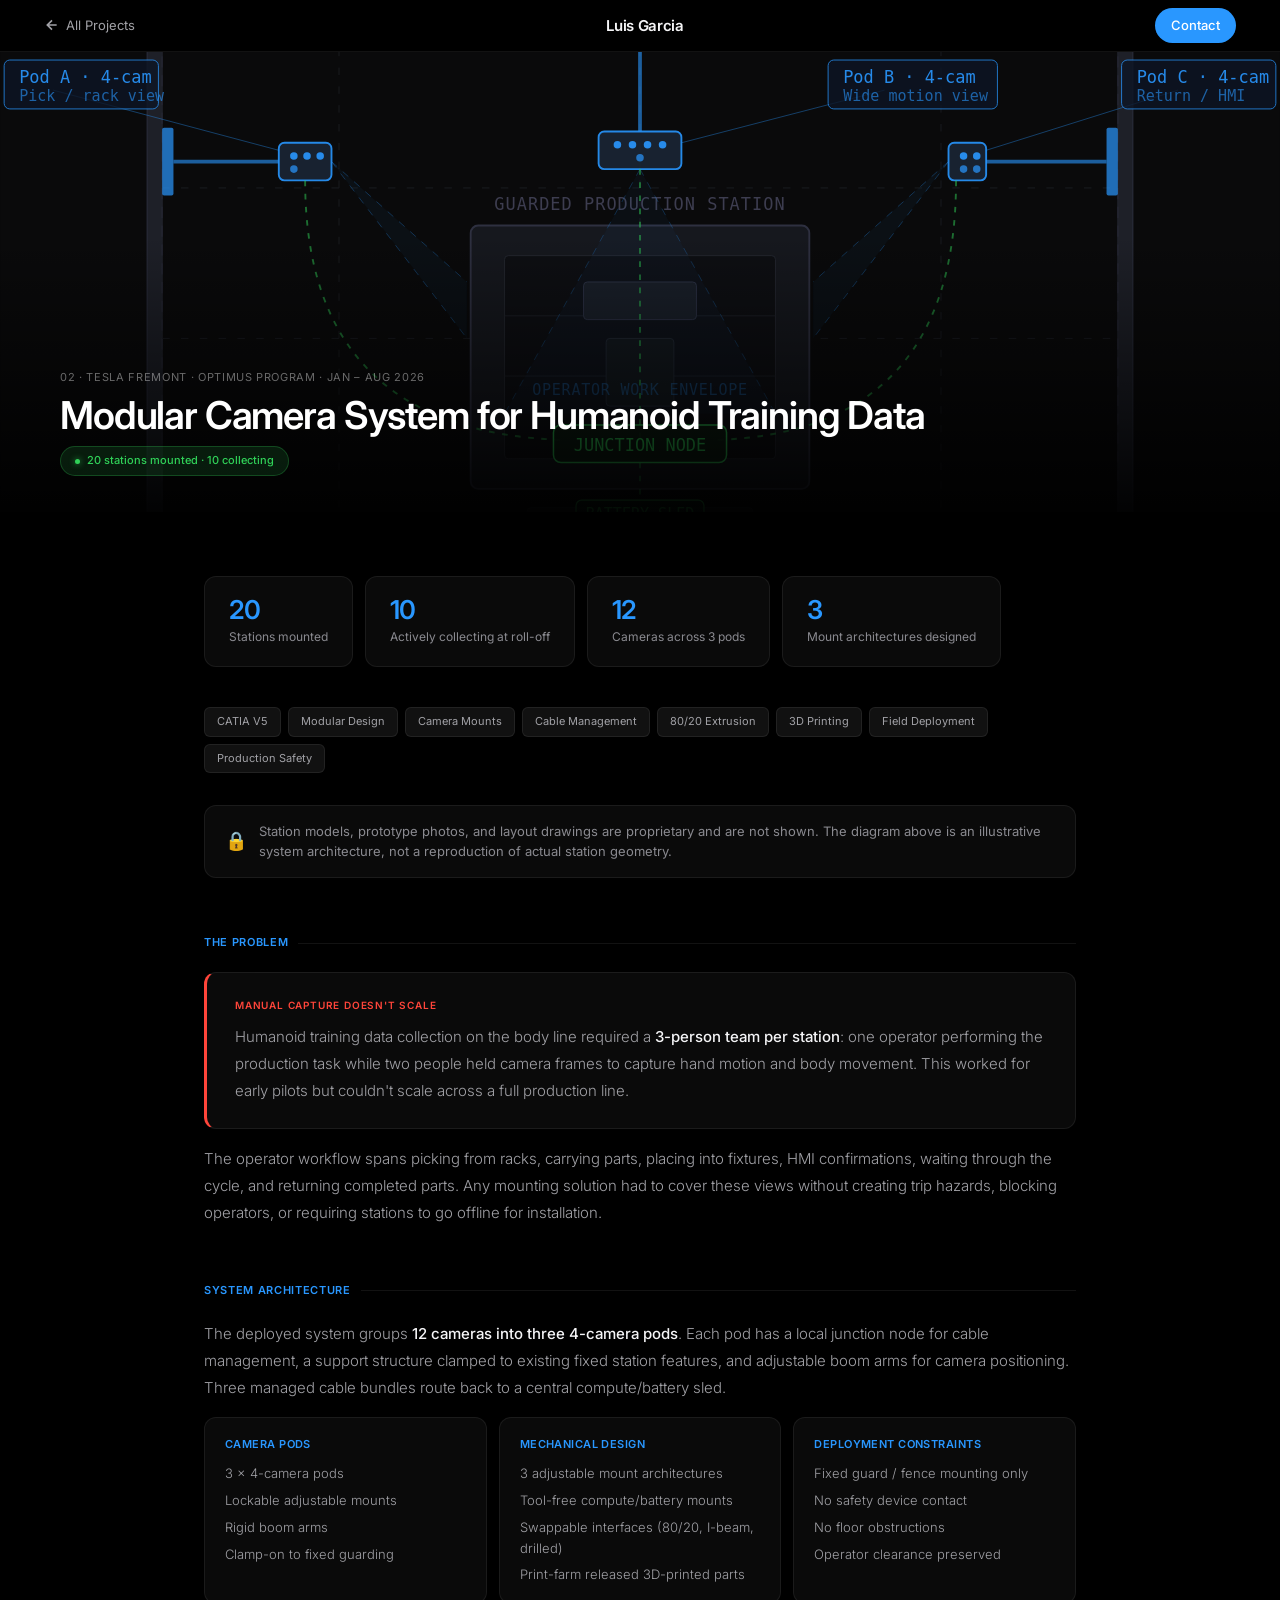
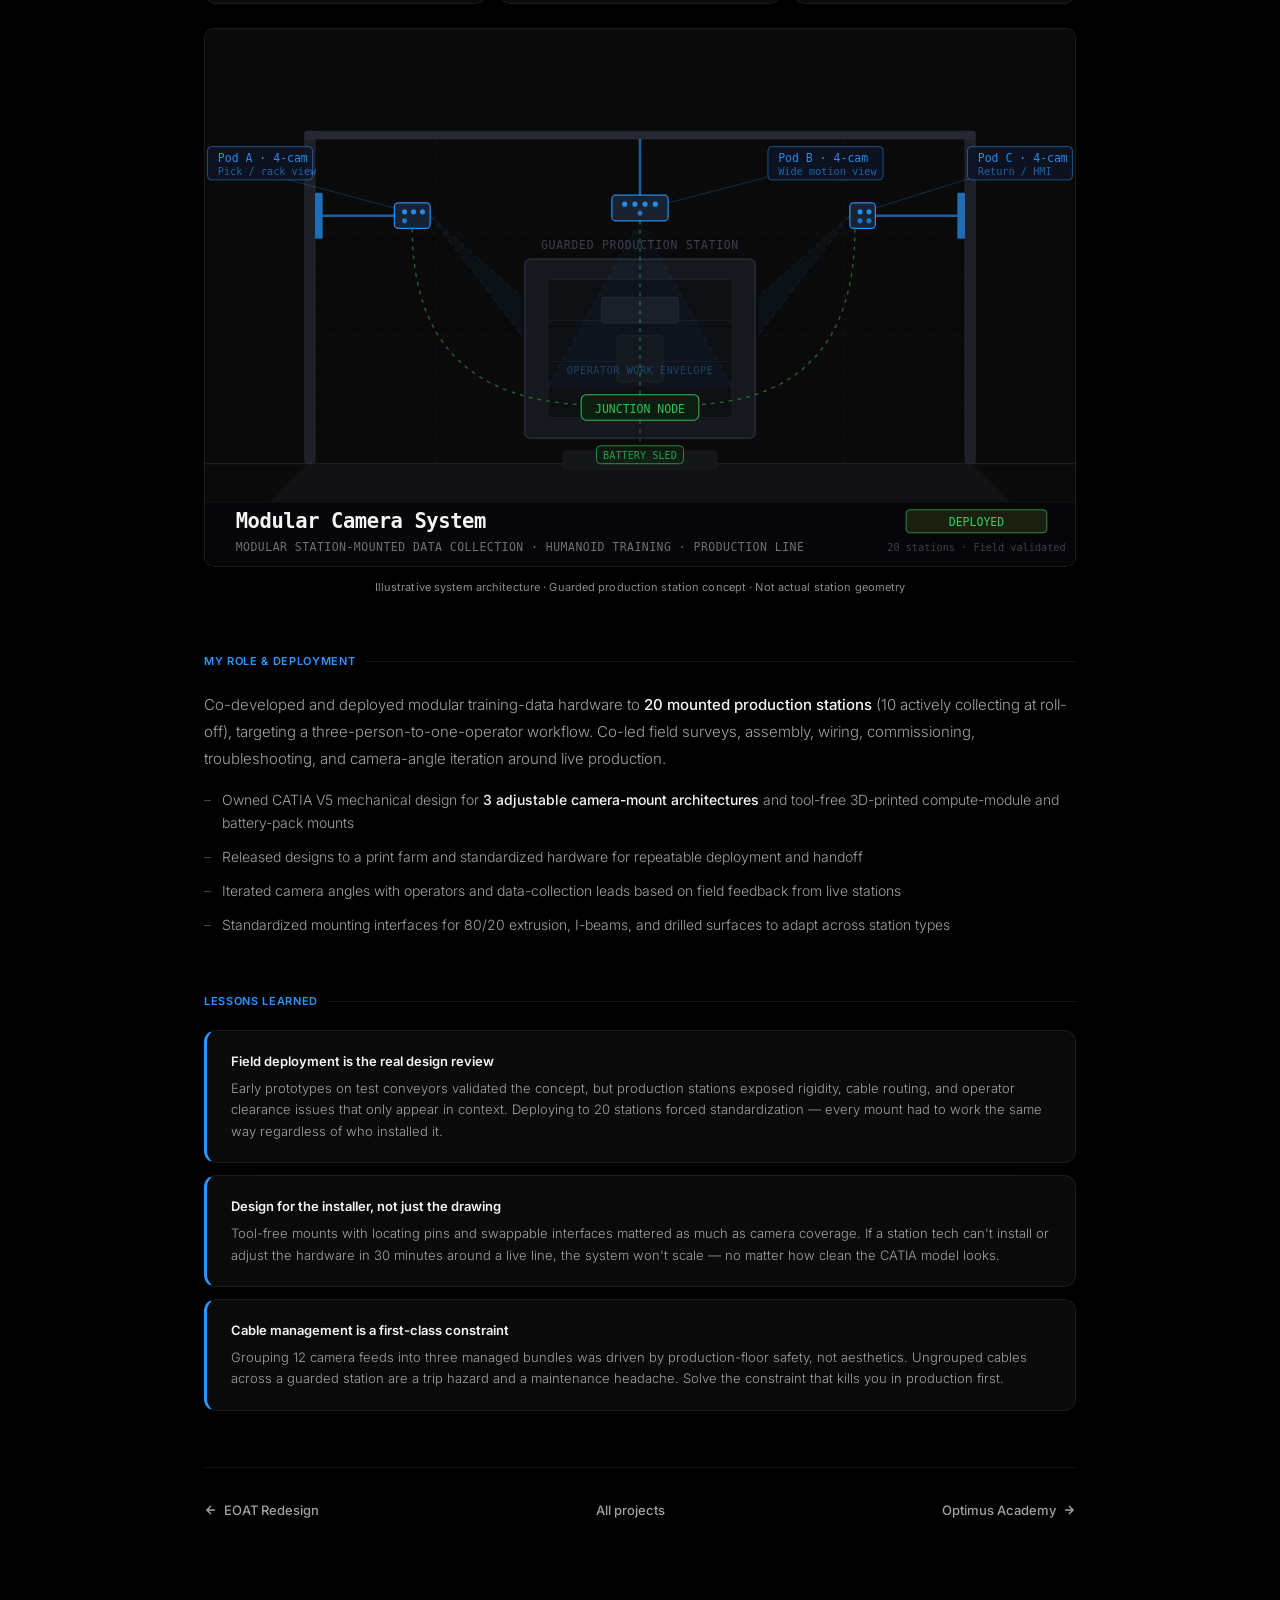
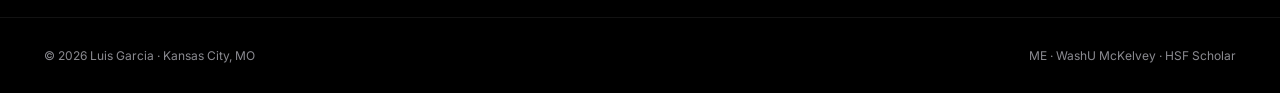
<file: project-trios.html>
<!DOCTYPE html>
<html lang="en">
<head>
<meta charset="UTF-8">
<meta name="viewport" content="width=device-width, initial-scale=1.0">
<title>Modular Camera System — Luis Garcia</title>
<meta name="description" content="Modular station-mounted camera hardware for humanoid training-data capture, deployed to 20 production stations. CATIA V5 mount architectures and field commissioning.">
<link rel="canonical" href="https://luisg54.github.io/engineering-portfolio/project-trios.html">
<meta property="og:title" content="Modular Camera System — Luis Garcia">
<meta property="og:description" content="Modular station-mounted camera hardware for humanoid training-data capture, deployed to 20 production stations. CATIA V5 mount architectures and field commissioning.">
<meta property="og:image" content="https://luisg54.github.io/engineering-portfolio/images/luis-garcia.jpg">
<meta property="og:url" content="https://luisg54.github.io/engineering-portfolio/project-trios.html">
<meta property="og:type" content="article">
<meta name="twitter:card" content="summary_large_image">
<link rel="icon" href="images/favicon.svg" type="image/svg+xml">
<link rel="preconnect" href="https://fonts.googleapis.com">
<link rel="preconnect" href="https://fonts.gstatic.com" crossorigin>
<link href="https://fonts.googleapis.com/css2?family=Inter:wght@300;400;500;600&display=swap" rel="stylesheet">
<style>
*,*::before,*::after{box-sizing:border-box;margin:0;padding:0}
:root{--bg:#000;--bg2:#0a0a0a;--bg3:#111;--bg4:#161616;--border:rgba(255,255,255,0.07);--border2:rgba(255,255,255,0.13);--text:#f5f5f7;--text2:#a1a1a6;--text3:#8a8a90;--text4:#55555a;--accent:#2997ff;--accent2:rgba(41,151,255,0.1);--green:#30d158;--green2:rgba(48,209,88,0.1);--r:12px;}
html{scroll-behavior:smooth}
body{background:var(--bg);color:var(--text);font-family:-apple-system,'Inter',BlinkMacSystemFont,sans-serif;font-size:15px;line-height:1.6;overflow-x:hidden;-webkit-font-smoothing:antialiased}
nav{position:fixed;top:0;left:0;right:0;z-index:200;display:flex;align-items:center;justify-content:space-between;padding:0 44px;height:52px;background:rgba(0,0,0,0.85);backdrop-filter:saturate(180%) blur(20px);border-bottom:1px solid var(--border)}
.nav-logo{font-size:15px;font-weight:600;color:var(--text);text-decoration:none;letter-spacing:-0.02em}
.nav-back{display:inline-flex;align-items:center;gap:6px;font-size:13px;color:var(--text2);text-decoration:none;transition:color .2s}
.nav-back:hover{color:var(--text)}
.nav-cta{font-size:13px;font-weight:500;color:#fff;background:var(--accent);padding:7px 16px;border-radius:980px;text-decoration:none;transition:opacity .2s}
.nav-cta:hover{opacity:.85}
.proj-hero{width:100%;margin-top:52px;position:relative;overflow:hidden;background:#0a0a0b}
.proj-hero img{width:100%;display:block;max-height:460px;object-fit:cover}
.proj-hero-overlay{position:absolute;inset:0;background:linear-gradient(to bottom,transparent 40%,rgba(0,0,0,0.92) 100%)}
.proj-hero-title{position:absolute;bottom:0;left:0;right:0;padding:36px 60px}
.proj-hero-label{font-size:11px;color:rgba(255,255,255,.4);letter-spacing:.06em;text-transform:uppercase;margin-bottom:8px}
.proj-hero-name{font-size:clamp(22px,3vw,40px);font-weight:600;color:#fff;letter-spacing:-.03em;line-height:1.1}
.status-row{display:flex;gap:10px;flex-wrap:wrap;margin-top:10px}
.status-pill{display:inline-flex;align-items:center;gap:7px;border-radius:980px;padding:5px 14px;font-size:11px;font-weight:500}
.status-green{background:rgba(48,209,88,0.12);border:1px solid rgba(48,209,88,0.25);color:#30d158}
.status-dot-green{width:5px;height:5px;background:#30d158;border-radius:50%;box-shadow:0 0 6px rgba(48,209,88,.8)}
.proj-content{max-width:960px;margin:0 auto;padding:64px 44px 96px}
.proj-section{margin-bottom:56px}
.proj-section-label{font-size:11px;font-weight:600;color:var(--accent);letter-spacing:.06em;text-transform:uppercase;margin-bottom:20px;display:flex;align-items:center;gap:10px}
.proj-section-label::after{content:'';flex:1;height:1px;background:var(--border)}
.metrics-row{display:flex;flex-wrap:wrap;gap:12px;margin-bottom:40px}
.big-metric{background:var(--bg2);border:1px solid var(--border);border-radius:var(--r);padding:20px 24px;min-width:140px}
.big-metric-num{font-size:26px;font-weight:600;color:var(--accent);letter-spacing:-.03em;line-height:1}
.big-metric-label{font-size:12px;color:var(--text3);margin-top:4px}
.tags-row{display:flex;flex-wrap:wrap;gap:7px;margin-bottom:32px}
.tag{font-size:11px;color:var(--text2);background:var(--bg3);border:1px solid var(--border);padding:5px 12px;border-radius:6px}
.proj-p{font-size:15px;color:var(--text2);line-height:1.8;margin-bottom:16px;font-weight:300}
.proj-p strong{color:var(--text);font-weight:500}
.proj-buls{list-style:none;display:flex;flex-direction:column;gap:10px;margin-bottom:24px}
.proj-buls li{font-size:14px;color:var(--text2);line-height:1.7;padding-left:18px;position:relative;font-weight:300}
.proj-buls li::before{content:'–';position:absolute;left:0;color:var(--text4)}
.proj-buls li strong{color:var(--text);font-weight:500}
.problem-box{background:var(--bg2);border:1px solid var(--border);border-left:3px solid #ff453a;border-radius:var(--r);padding:24px 28px;margin-bottom:16px}
.problem-box-label{font-size:10px;font-weight:600;color:#ff453a;letter-spacing:.08em;text-transform:uppercase;margin-bottom:10px}
.arch-grid{display:grid;grid-template-columns:1fr 1fr 1fr;gap:12px;margin-bottom:24px}
.arch-card{background:var(--bg2);border:1px solid var(--border);border-radius:var(--r);padding:18px 20px}
.arch-card-title{font-size:11px;font-weight:600;color:var(--accent);letter-spacing:.04em;text-transform:uppercase;margin-bottom:10px}
.arch-card-items{display:flex;flex-direction:column;gap:6px}
.arch-card-item{font-size:13px;color:var(--text2);font-weight:300}
.prop-notice{display:flex;align-items:center;gap:12px;background:var(--bg2);border:1px solid var(--border);border-radius:var(--r);padding:16px 20px;margin-bottom:32px}
.prop-notice-text{font-size:13px;color:var(--text3);line-height:1.5}
.cover-diagram{width:100%;border-radius:10px;overflow:hidden;border:1px solid var(--border);margin-bottom:12px;background:#0a0a0b}
.cover-diagram img{width:100%;display:block}
.img-caption{font-size:11px;color:var(--text3);text-align:center;margin-bottom:24px;letter-spacing:.01em}
.lesson-card{background:var(--bg2);border:1px solid var(--border);border-left:3px solid var(--accent);border-radius:var(--r);padding:20px 24px;margin-bottom:12px}
.lesson-title{font-size:13px;font-weight:600;color:var(--text);margin-bottom:6px}
.lesson-body{font-size:13px;color:var(--text2);line-height:1.65;font-weight:300}
.proj-nav-row{display:flex;justify-content:space-between;align-items:center;border-top:1px solid var(--border);padding-top:32px;margin-top:48px}
.proj-nav-link{display:inline-flex;align-items:center;gap:6px;font-size:13px;font-weight:500;color:var(--text2);text-decoration:none;transition:color .2s}
.proj-nav-link:hover{color:var(--accent)}
footer{padding:28px 44px;border-top:1px solid var(--border);display:flex;justify-content:space-between}
footer p{font-size:12px;color:var(--text3)}
.fade{opacity:0;transform:translateY(20px);transition:opacity .6s ease,transform .6s ease}
.fade.in{opacity:1;transform:translateY(0)}
@media(prefers-reduced-motion:reduce){
  html{scroll-behavior:auto}
  *,*::before,*::after{animation-duration:.01ms !important;animation-iteration-count:1 !important;transition-duration:.01ms !important}
  .fade{opacity:1 !important;transform:none !important}
}
a:focus-visible,button:focus-visible{outline:2px solid var(--accent);outline-offset:3px;border-radius:4px}
@media(max-width:768px){nav{padding:0 20px}.proj-hero-title{padding:24px}.proj-content{padding:40px 20px 72px}.arch-grid{grid-template-columns:1fr}footer{flex-direction:column;gap:8px}}
</style>
</head>
<body>
<nav>
  <a href="index.html" class="nav-back"><svg width="16" height="16" fill="none" stroke="currentColor" stroke-width="2.5" viewBox="0 0 24 24"><path d="M19 12H5M12 5l-7 7 7 7"/></svg>All Projects</a>
  <a href="index.html" class="nav-logo">Luis Garcia</a>
  <a href="index.html#contact" class="nav-cta">Contact</a>
</nav>

<div class="proj-hero">
  <img src="images/trios-cover.svg" alt="Modular station-mounted camera system diagram" fetchpriority="high">
  <div class="proj-hero-overlay"></div>
  <div class="proj-hero-title">
    <div class="proj-hero-label">02 · Tesla Fremont · Optimus Program · Jan – Aug 2026</div>
    <h1 class="proj-hero-name">Modular Camera System for Humanoid Training Data</h1>
    <div class="status-row">
      <div class="status-pill status-green"><div class="status-dot-green"></div>20 stations mounted · 10 collecting</div>
    </div>
  </div>
</div>

<div class="proj-content">

  <div class="proj-section fade">
    <div class="metrics-row">
      <div class="big-metric"><div class="big-metric-num">20</div><div class="big-metric-label">Stations mounted</div></div>
      <div class="big-metric"><div class="big-metric-num">10</div><div class="big-metric-label">Actively collecting at roll-off</div></div>
      <div class="big-metric"><div class="big-metric-num">12</div><div class="big-metric-label">Cameras across 3 pods</div></div>
      <div class="big-metric"><div class="big-metric-num">3</div><div class="big-metric-label">Mount architectures designed</div></div>
    </div>
    <div class="tags-row">
      <span class="tag">CATIA V5</span><span class="tag">Modular Design</span><span class="tag">Camera Mounts</span>
      <span class="tag">Cable Management</span><span class="tag">80/20 Extrusion</span><span class="tag">3D Printing</span>
      <span class="tag">Field Deployment</span><span class="tag">Production Safety</span>
    </div>
    <div class="prop-notice">
      <span style="font-size:18px">🔒</span>
      <div class="prop-notice-text">Station models, prototype photos, and layout drawings are proprietary and are not shown. The diagram above is an illustrative system architecture, not a reproduction of actual station geometry.</div>
    </div>
  </div>

  <div class="proj-section fade">
    <div class="proj-section-label">The Problem</div>
    <div class="problem-box">
      <div class="problem-box-label">Manual capture doesn't scale</div>
      <p class="proj-p" style="margin-bottom:0">Humanoid training data collection on the body line required a <strong>3-person team per station</strong>: one operator performing the production task while two people held camera frames to capture hand motion and body movement. This worked for early pilots but couldn't scale across a full production line.</p>
    </div>
    <p class="proj-p">The operator workflow spans picking from racks, carrying parts, placing into fixtures, HMI confirmations, waiting through the cycle, and returning completed parts. Any mounting solution had to cover these views without creating trip hazards, blocking operators, or requiring stations to go offline for installation.</p>
  </div>

  <div class="proj-section fade">
    <div class="proj-section-label">System Architecture</div>
    <p class="proj-p">The deployed system groups <strong>12 cameras into three 4-camera pods</strong>. Each pod has a local junction node for cable management, a support structure clamped to existing fixed station features, and adjustable boom arms for camera positioning. Three managed cable bundles route back to a central compute/battery sled.</p>

    <div class="arch-grid">
      <div class="arch-card">
        <div class="arch-card-title">Camera Pods</div>
        <div class="arch-card-items">
          <div class="arch-card-item">3 × 4-camera pods</div>
          <div class="arch-card-item">Lockable adjustable mounts</div>
          <div class="arch-card-item">Rigid boom arms</div>
          <div class="arch-card-item">Clamp-on to fixed guarding</div>
        </div>
      </div>
      <div class="arch-card">
        <div class="arch-card-title">Mechanical Design</div>
        <div class="arch-card-items">
          <div class="arch-card-item">3 adjustable mount architectures</div>
          <div class="arch-card-item">Tool-free compute/battery mounts</div>
          <div class="arch-card-item">Swappable interfaces (80/20, I-beam, drilled)</div>
          <div class="arch-card-item">Print-farm released 3D-printed parts</div>
        </div>
      </div>
      <div class="arch-card">
        <div class="arch-card-title">Deployment Constraints</div>
        <div class="arch-card-items">
          <div class="arch-card-item">Fixed guard / fence mounting only</div>
          <div class="arch-card-item">No safety device contact</div>
          <div class="arch-card-item">No floor obstructions</div>
          <div class="arch-card-item">Operator clearance preserved</div>
        </div>
      </div>
    </div>

    <div class="cover-diagram">
      <img src="images/trios-cover.svg" alt="Illustrative system architecture showing 3 camera pods and cable routing" loading="lazy">
    </div>
    <div class="img-caption">Illustrative system architecture · Guarded production station concept · Not actual station geometry</div>
  </div>

  <div class="proj-section fade">
    <div class="proj-section-label">My Role &amp; Deployment</div>
    <p class="proj-p">Co-developed and deployed modular training-data hardware to <strong>20 mounted production stations</strong> (10 actively collecting at roll-off), targeting a three-person-to-one-operator workflow. Co-led field surveys, assembly, wiring, commissioning, troubleshooting, and camera-angle iteration around live production.</p>
    <ul class="proj-buls">
      <li>Owned CATIA V5 mechanical design for <strong>3 adjustable camera-mount architectures</strong> and tool-free 3D-printed compute-module and battery-pack mounts</li>
      <li>Released designs to a print farm and standardized hardware for repeatable deployment and handoff</li>
      <li>Iterated camera angles with operators and data-collection leads based on field feedback from live stations</li>
      <li>Standardized mounting interfaces for 80/20 extrusion, I-beams, and drilled surfaces to adapt across station types</li>
    </ul>
  </div>

  <div class="proj-section fade">
    <div class="proj-section-label">Lessons Learned</div>
    <div class="lesson-card">
      <div class="lesson-title">Field deployment is the real design review</div>
      <div class="lesson-body">Early prototypes on test conveyors validated the concept, but production stations exposed rigidity, cable routing, and operator clearance issues that only appear in context. Deploying to 20 stations forced standardization — every mount had to work the same way regardless of who installed it.</div>
    </div>
    <div class="lesson-card">
      <div class="lesson-title">Design for the installer, not just the drawing</div>
      <div class="lesson-body">Tool-free mounts with locating pins and swappable interfaces mattered as much as camera coverage. If a station tech can't install or adjust the hardware in 30 minutes around a live line, the system won't scale — no matter how clean the CATIA model looks.</div>
    </div>
    <div class="lesson-card">
      <div class="lesson-title">Cable management is a first-class constraint</div>
      <div class="lesson-body">Grouping 12 camera feeds into three managed bundles was driven by production-floor safety, not aesthetics. Ungrouped cables across a guarded station are a trip hazard and a maintenance headache. Solve the constraint that kills you in production first.</div>
    </div>
  </div>

  <div class="proj-nav-row fade">
    <a href="project-eoat.html" class="proj-nav-link"><svg width="14" height="14" fill="none" stroke="currentColor" stroke-width="2.5" viewBox="0 0 24 24"><path d="M19 12H5M12 5l-7 7 7 7"/></svg>EOAT Redesign</a>
    <a href="index.html#projects" class="proj-nav-link">All projects</a>
    <a href="project-optimus.html" class="proj-nav-link">Optimus Academy<svg width="14" height="14" fill="none" stroke="currentColor" stroke-width="2.5" viewBox="0 0 24 24"><path d="M5 12h14M12 5l7 7-7 7"/></svg></a>
  </div>

</div>

<footer>
  <p>© 2026 Luis Garcia · Kansas City, MO</p>
  <p>ME · WashU McKelvey · HSF Scholar</p>
</footer>
<script>
const obs=new IntersectionObserver(entries=>{entries.forEach(e=>{if(e.isIntersecting){const s=Array.from(e.target.parentElement?.children||[]).filter(c=>c.classList.contains('fade'));const i=Math.min(s.indexOf(e.target),4);setTimeout(()=>e.target.classList.add('in'),i*80);obs.unobserve(e.target);}});},{threshold:0.05,rootMargin:'0px 0px -40px 0px'});
document.querySelectorAll('.fade').forEach(el=>{const r=el.getBoundingClientRect();if(r.top<window.innerHeight){el.classList.add('in');}else{obs.observe(el);}});
</script>
</body>
</html>
</file>
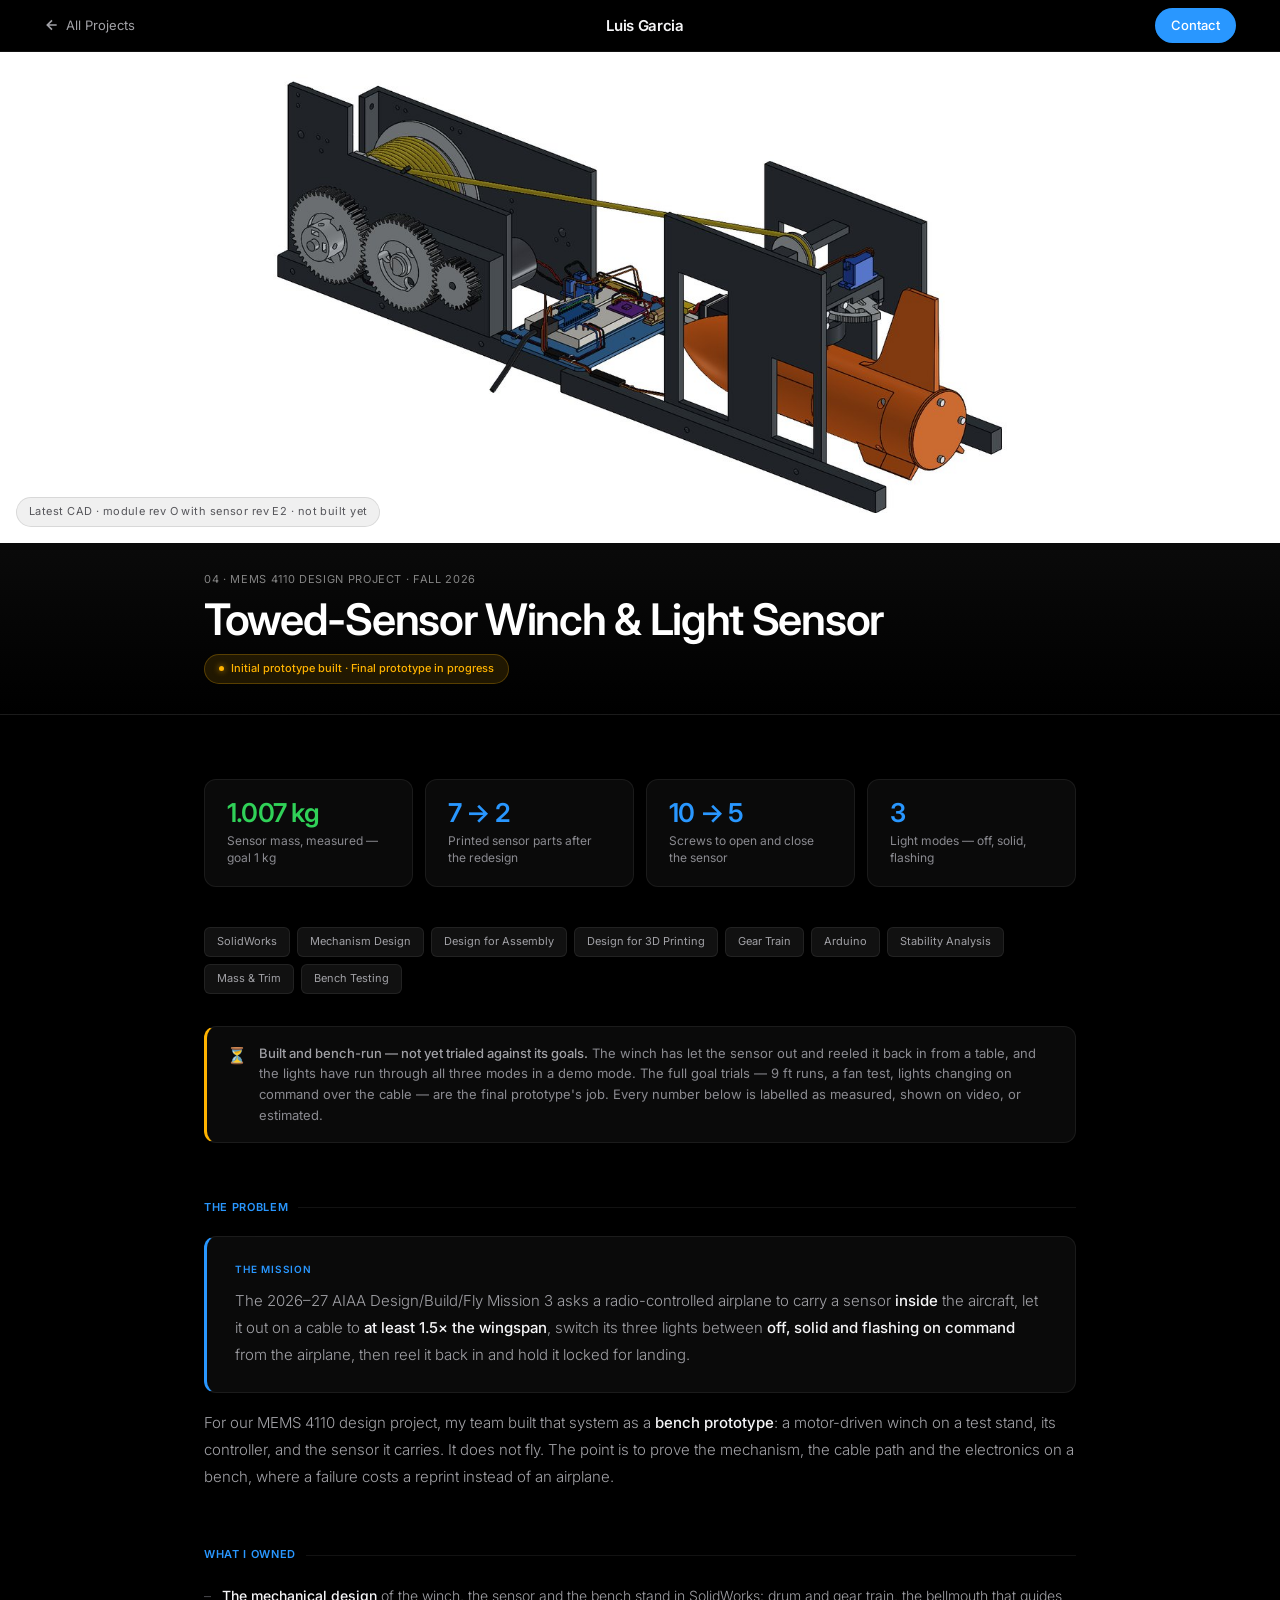
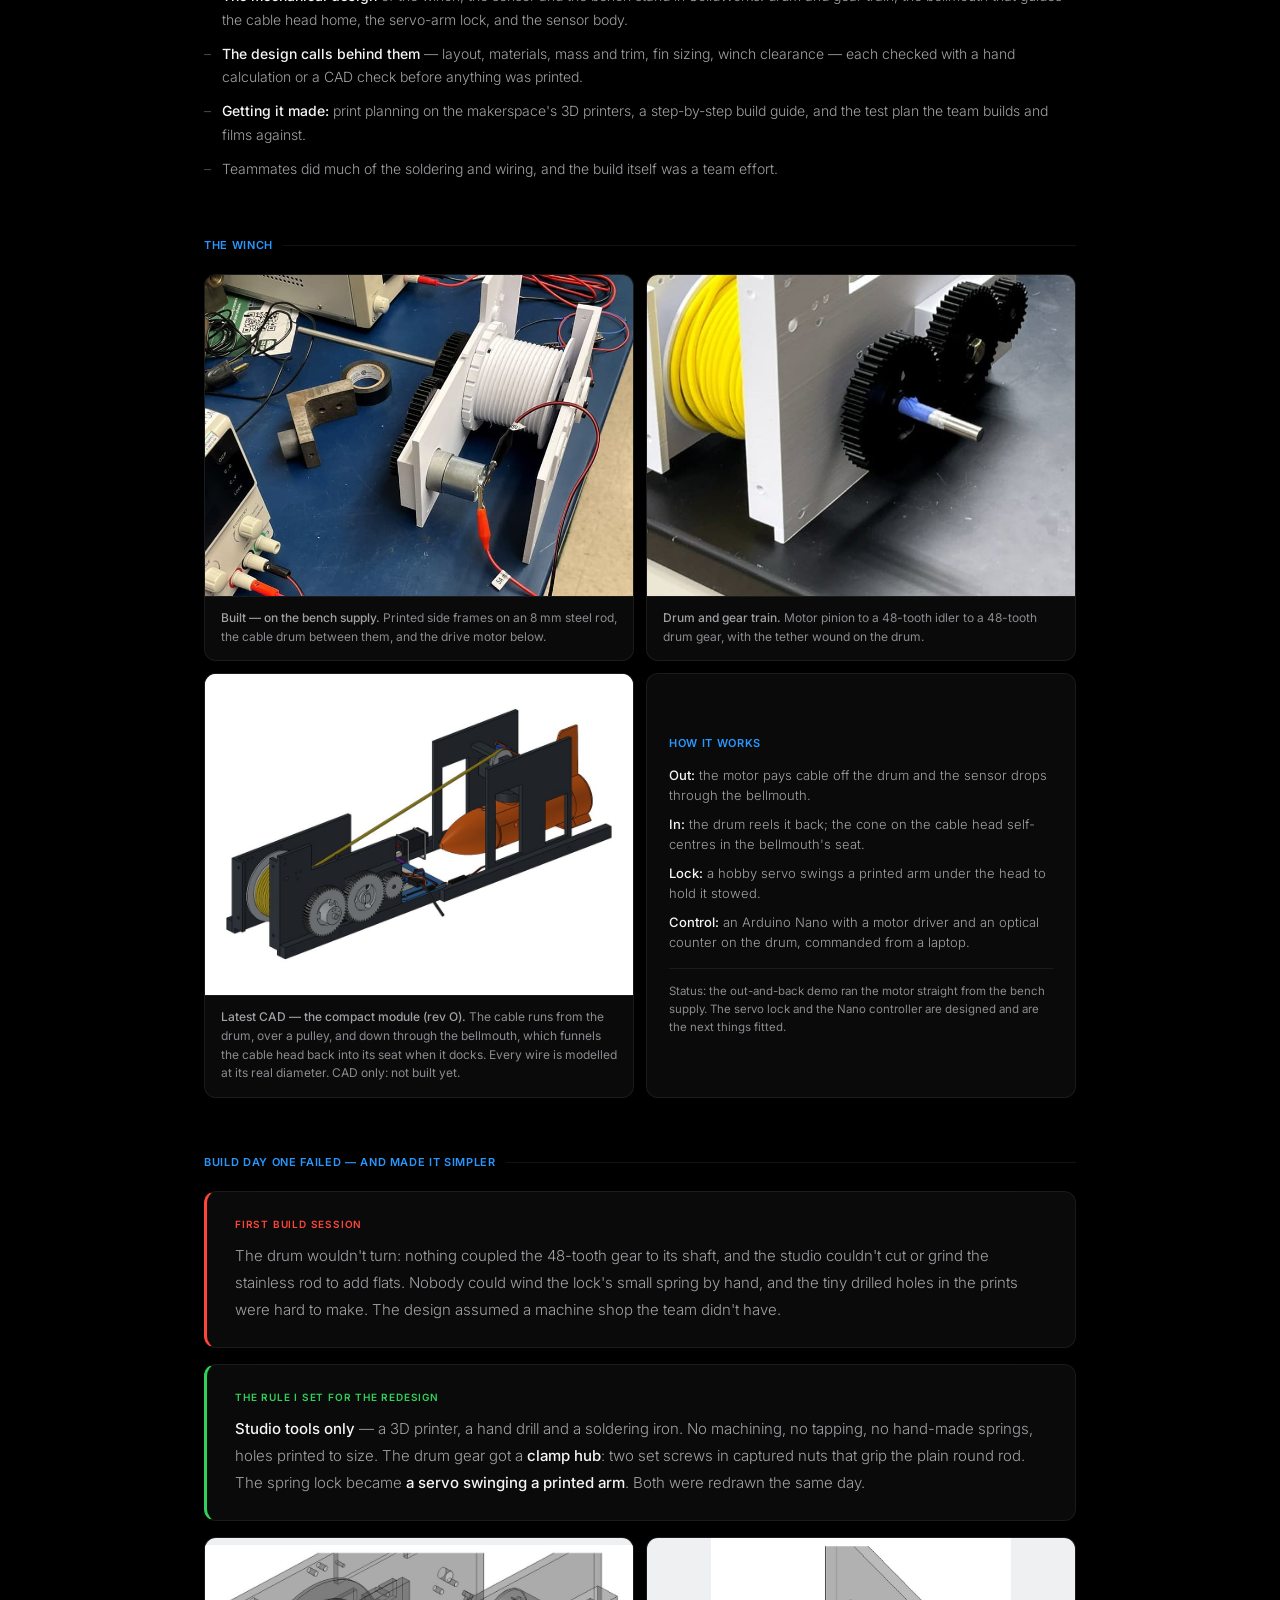
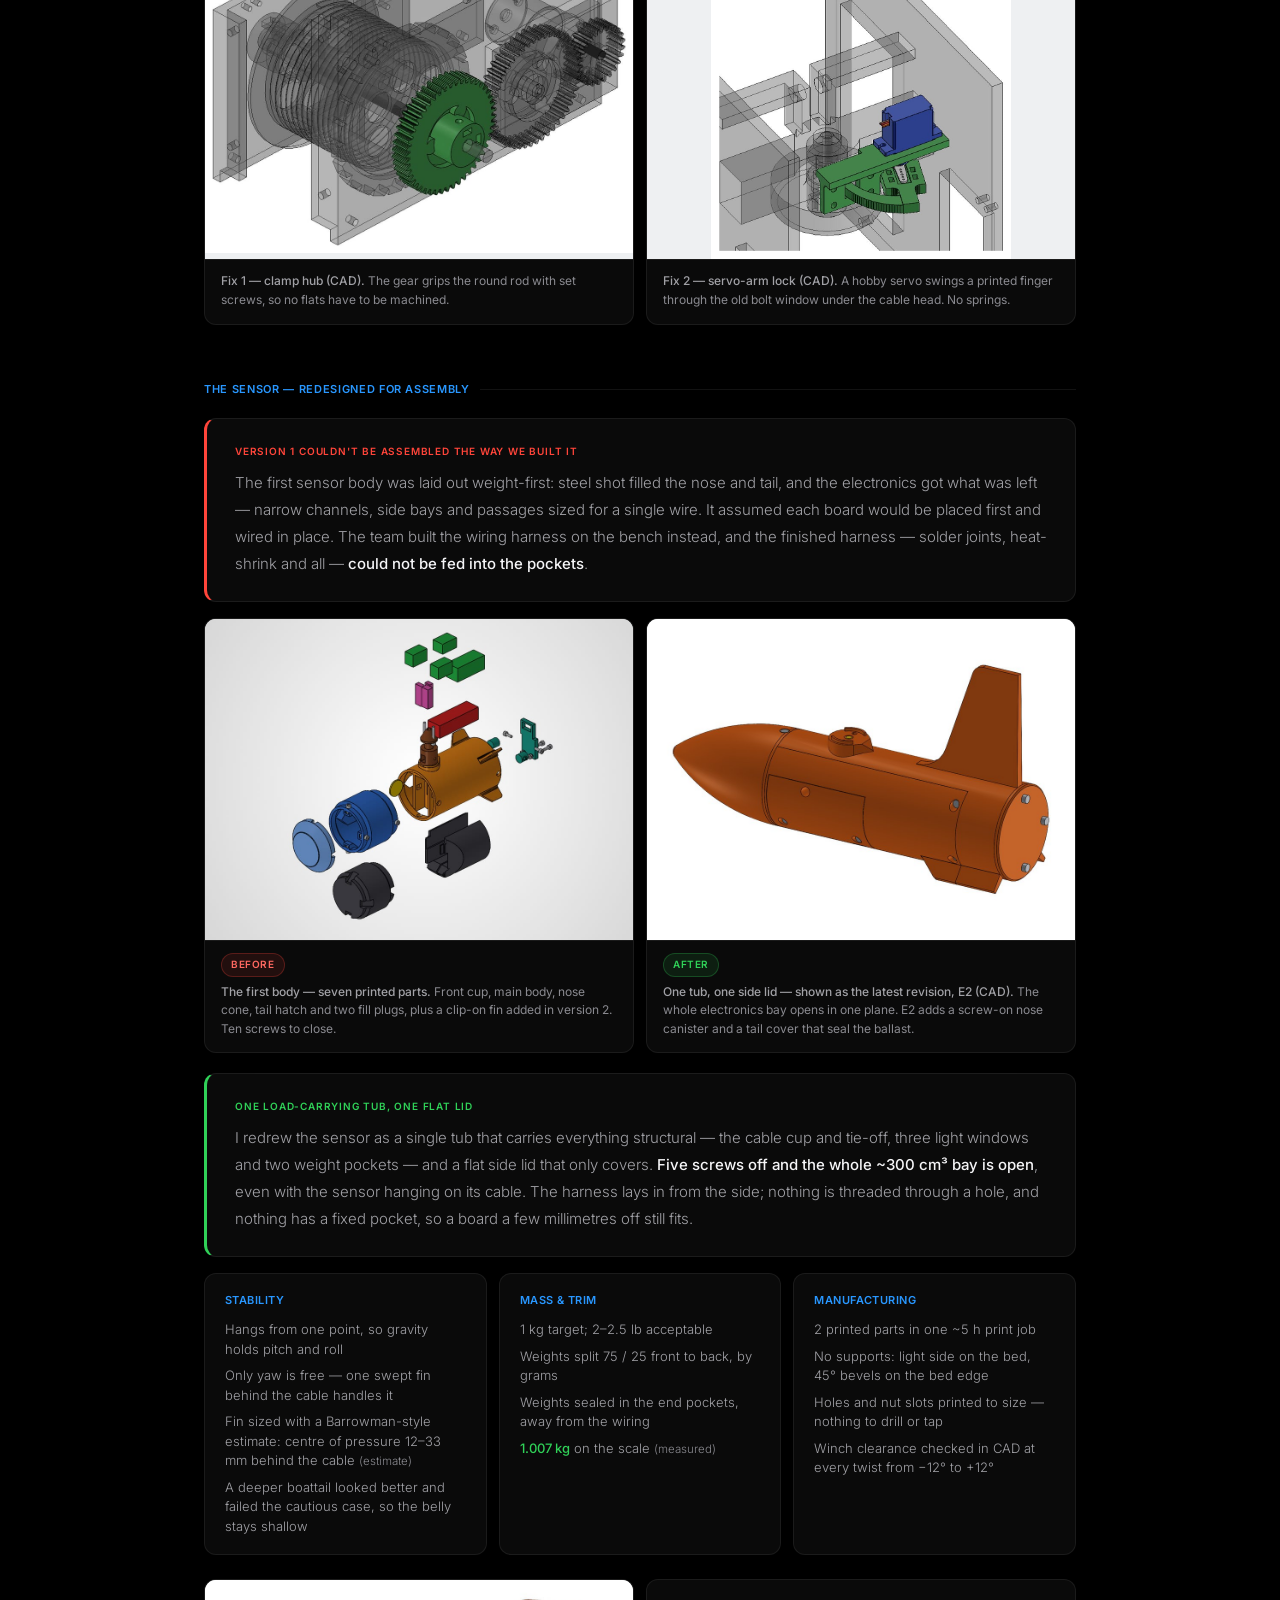
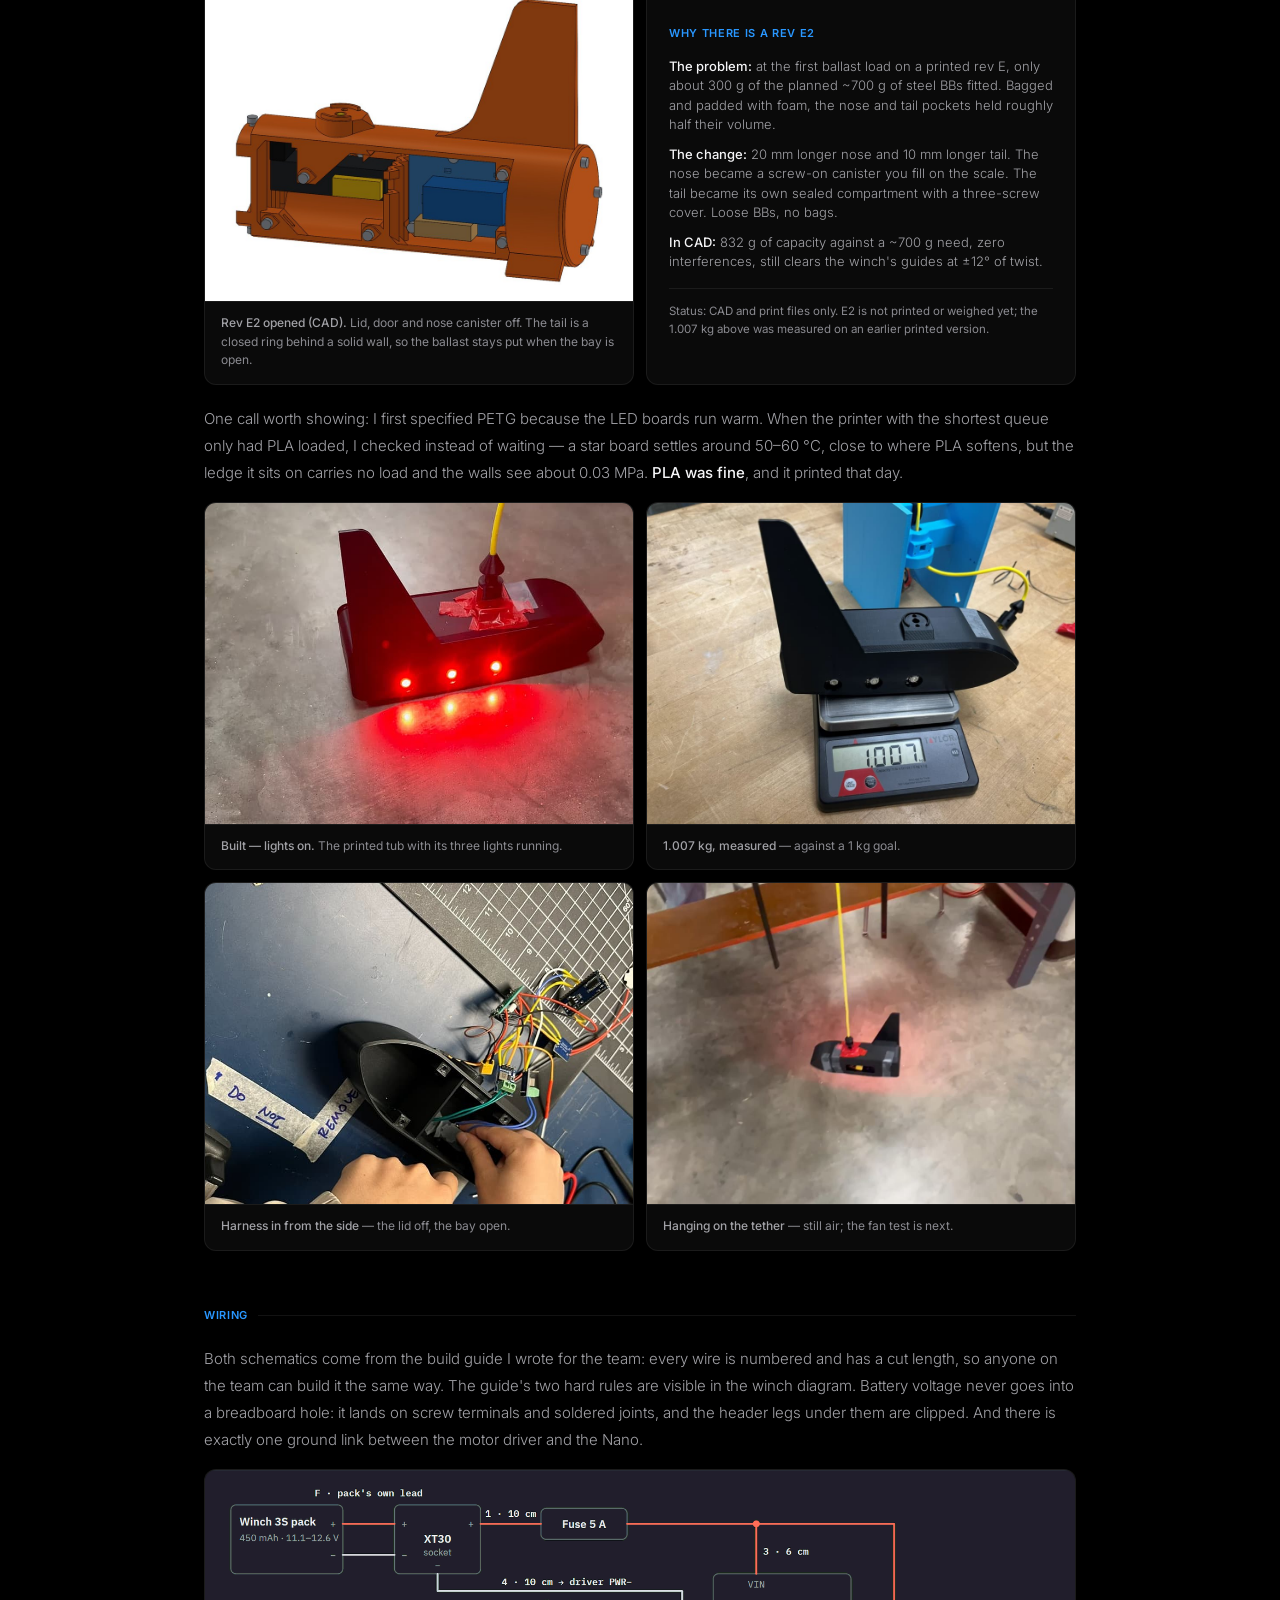
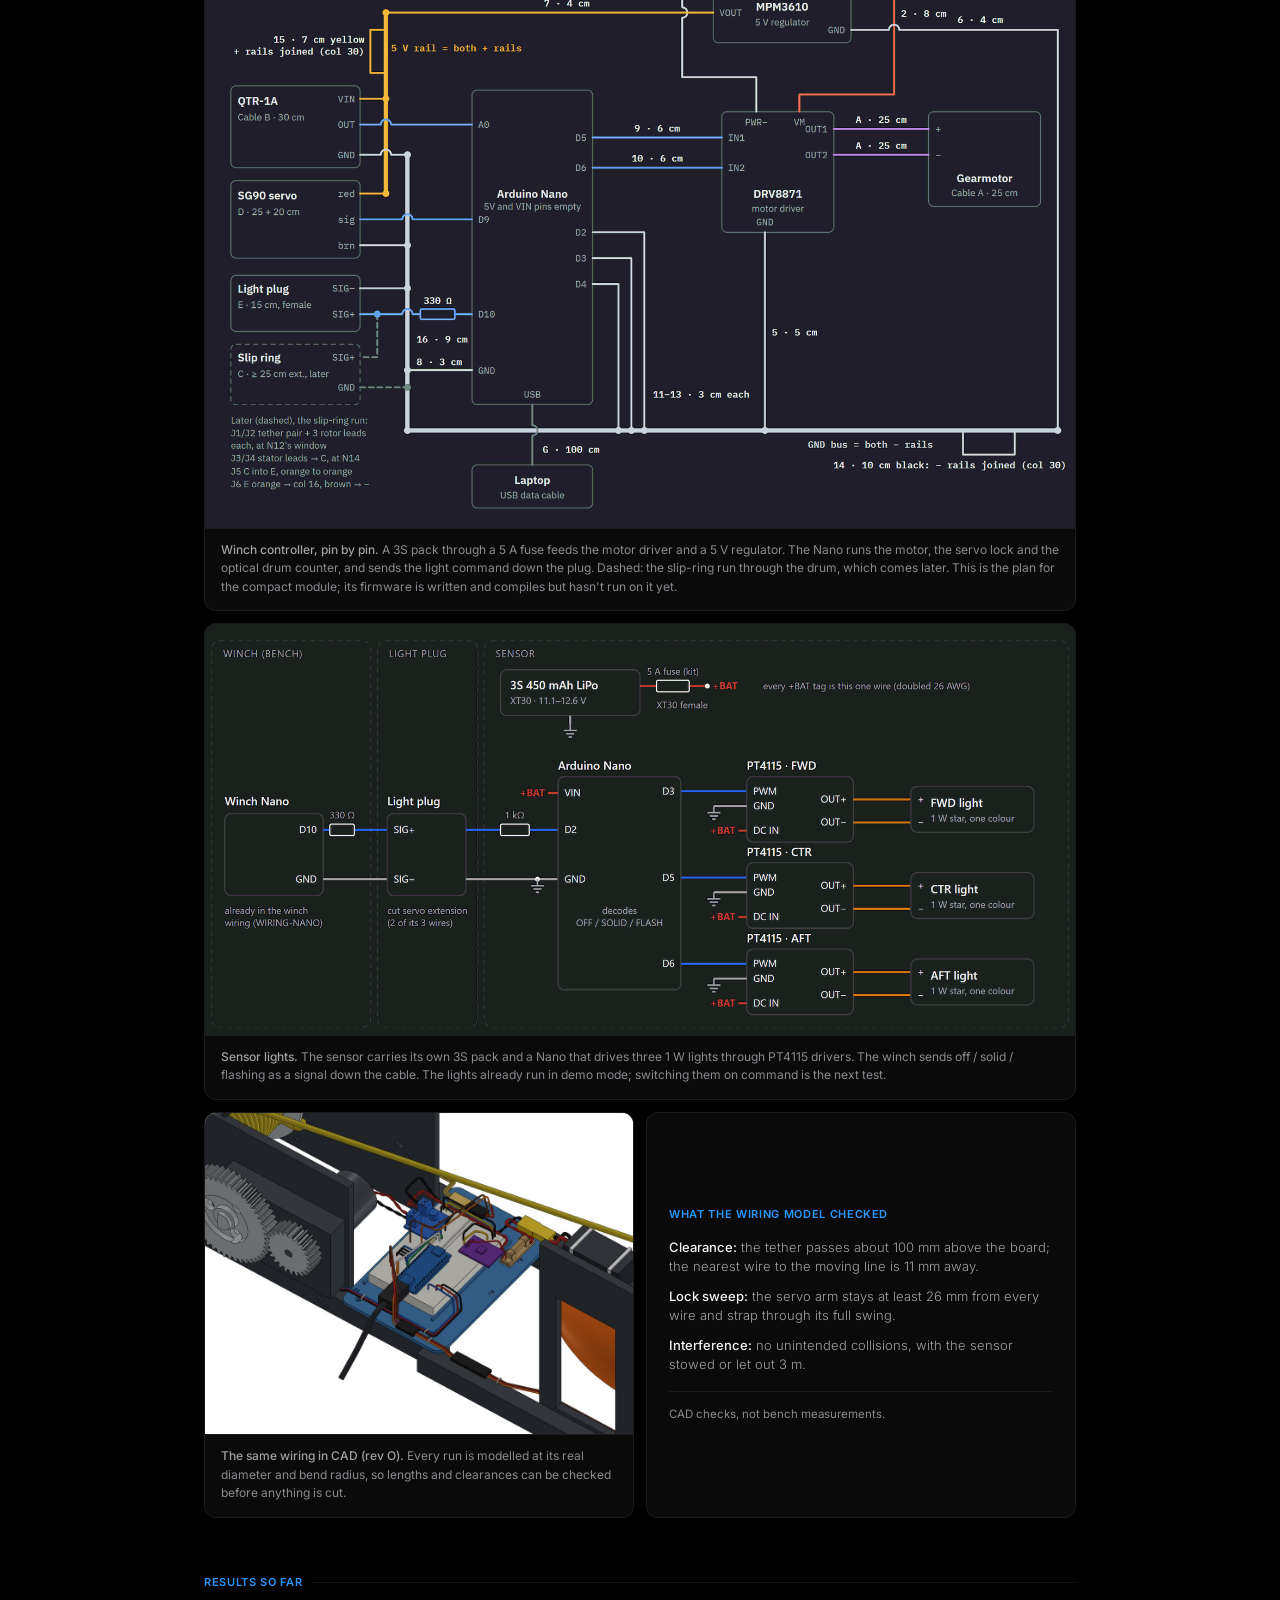
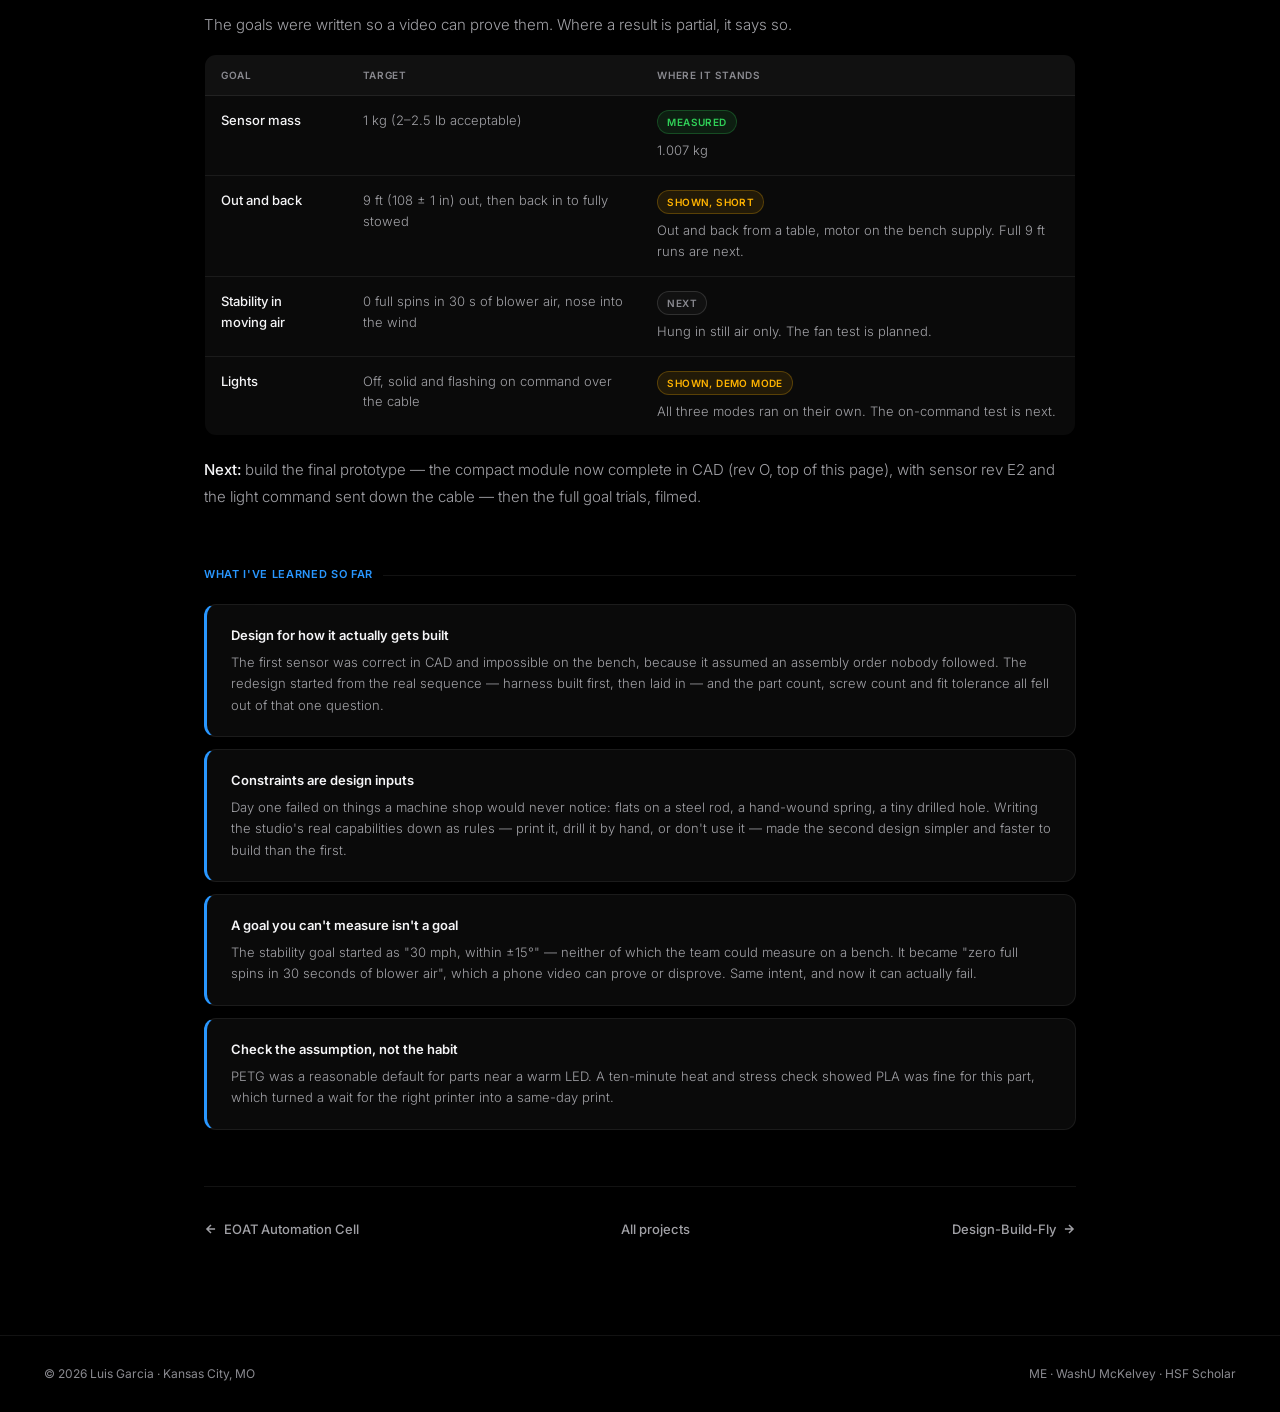
<file: project-winch.html>
<!DOCTYPE html>
<html lang="en">
<head>
<meta charset="UTF-8">
<meta name="viewport" content="width=device-width, initial-scale=1.0">
<title>Towed-Sensor Winch &amp; Light Sensor — Luis Garcia</title>
<meta name="description" content="Bench prototype of a cable winch and towed light sensor for AIAA Design/Build/Fly Mission 3: SolidWorks design, 3D-printed hardware, redesign for assembly.">
<link rel="canonical" href="https://luisg54.github.io/engineering-portfolio/project-winch.html">
<meta property="og:title" content="Towed-Sensor Winch &amp; Light Sensor — Luis Garcia">
<meta property="og:description" content="Bench prototype of a cable winch and towed light sensor for AIAA Design/Build/Fly Mission 3: SolidWorks design, 3D-printed hardware, redesign for assembly.">
<meta property="og:image" content="https://luisg54.github.io/engineering-portfolio/images/m3-system-hero.jpg?v=2026-11-17">
<meta property="og:url" content="https://luisg54.github.io/engineering-portfolio/project-winch.html">
<meta property="og:type" content="article">
<meta name="twitter:card" content="summary_large_image">
<link rel="icon" href="images/favicon.svg" type="image/svg+xml">
<link rel="preconnect" href="https://fonts.googleapis.com">
<link rel="preconnect" href="https://fonts.gstatic.com" crossorigin>
<link href="https://fonts.googleapis.com/css2?family=Inter:wght@300;400;500;600&display=swap" rel="stylesheet">
<style>*,*::before,*::after{box-sizing:border-box;margin:0;padding:0}
:root{--bg:#000;--bg2:#0a0a0a;--bg3:#111;--bg4:#161616;--border:rgba(255,255,255,0.07);--border2:rgba(255,255,255,0.13);--text:#f5f5f7;--text2:#a1a1a6;--text3:#8a8a90;--text4:#55555a;--accent:#2997ff;--accent2:rgba(41,151,255,0.1);--green:#30d158;--green2:rgba(48,209,88,0.1);--amber:#ffb300;--r:12px;}
html{scroll-behavior:smooth}
body{background:var(--bg);color:var(--text);font-family:-apple-system,'Inter',BlinkMacSystemFont,sans-serif;font-size:15px;line-height:1.6;overflow-x:hidden;-webkit-font-smoothing:antialiased}
nav{position:fixed;top:0;left:0;right:0;z-index:200;display:flex;align-items:center;justify-content:space-between;padding:0 44px;height:52px;background:rgba(0,0,0,0.85);backdrop-filter:saturate(180%) blur(20px);border-bottom:1px solid var(--border)}
.nav-logo{font-size:15px;font-weight:600;color:var(--text);text-decoration:none;letter-spacing:-0.02em}
.nav-back{display:inline-flex;align-items:center;gap:6px;font-size:13px;color:var(--text2);text-decoration:none;transition:color .2s}
.nav-back:hover{color:var(--text)}
.nav-cta{font-size:13px;font-weight:500;color:#fff;background:var(--accent);padding:7px 16px;border-radius:980px;text-decoration:none;transition:opacity .2s}
.nav-cta:hover{opacity:.85}
.proj-hero-title{position:absolute;bottom:0;left:0;right:0;padding:32px 60px;z-index:3;background:linear-gradient(to top,rgba(0,0,0,.95) 0%,transparent 100%)}
.proj-hero-label{font-size:11px;color:rgba(255,255,255,.5);letter-spacing:.06em;text-transform:uppercase;margin-bottom:8px}
.proj-hero-name{font-size:clamp(24px,3.4vw,44px);font-weight:600;color:#fff;letter-spacing:-.03em;line-height:1.1}
.status-pill{display:inline-flex;align-items:center;gap:7px;background:rgba(255,179,0,0.12);border:1px solid rgba(255,179,0,0.25);border-radius:980px;padding:5px 14px;font-size:11px;font-weight:500;color:var(--amber);}
.status-dot{width:5px;height:5px;background:var(--amber);border-radius:50%;box-shadow:0 0 6px rgba(255,179,0,.8)}
.proj-content{max-width:960px;margin:0 auto;padding:64px 44px 96px}
.proj-section{margin-bottom:56px}
.proj-section-label{font-size:11px;font-weight:600;color:var(--accent);letter-spacing:.06em;text-transform:uppercase;margin-bottom:20px;display:flex;align-items:center;gap:10px}
.proj-section-label::after{content:'';flex:1;height:1px;background:var(--border)}
.metrics-row{display:grid;grid-template-columns:repeat(4,1fr);gap:12px;margin-bottom:40px}
.big-metric{background:var(--bg2);border:1px solid var(--border);border-radius:var(--r);padding:20px 22px}
.big-metric-num{font-size:26px;font-weight:600;color:var(--accent);letter-spacing:-.03em;line-height:1}
.big-metric-num.ok{color:var(--green)}
.big-metric-label{font-size:12px;color:var(--text3);margin-top:6px;line-height:1.45}
.tags-row{display:flex;flex-wrap:wrap;gap:7px;margin-bottom:32px}
.tag{font-size:11px;color:var(--text2);background:var(--bg3);border:1px solid var(--border);padding:5px 12px;border-radius:6px}
.proj-p{font-size:15px;color:var(--text2);line-height:1.8;margin-bottom:16px;font-weight:300}
.proj-p strong{color:var(--text);font-weight:500}
.proj-buls{list-style:none;display:flex;flex-direction:column;gap:10px;margin-bottom:24px}
.proj-buls li{font-size:14px;color:var(--text2);line-height:1.7;padding-left:18px;position:relative;font-weight:300}
.proj-buls li::before{content:'–';position:absolute;left:0;color:var(--text4)}
.proj-buls li strong{color:var(--text);font-weight:500}
.problem-box{background:var(--bg2);border:1px solid var(--border);border-left:3px solid #ff453a;border-radius:var(--r);padding:24px 28px;margin-bottom:16px}
.problem-box-label{font-size:10px;font-weight:600;color:#ff453a;letter-spacing:.08em;text-transform:uppercase;margin-bottom:10px}
.solution-box{background:var(--bg2);border:1px solid var(--border);border-left:3px solid var(--green);border-radius:var(--r);padding:24px 28px;margin-bottom:16px}
.solution-box-label{font-size:10px;font-weight:600;color:var(--green);letter-spacing:.08em;text-transform:uppercase;margin-bottom:10px}
.mission-box{background:var(--bg2);border:1px solid var(--border);border-left:3px solid var(--accent);border-radius:var(--r);padding:24px 28px;margin-bottom:16px}
.mission-box-label{font-size:10px;font-weight:600;color:var(--accent);letter-spacing:.08em;text-transform:uppercase;margin-bottom:10px}
.spec-grid{display:grid;grid-template-columns:repeat(3,1fr);gap:12px;margin-bottom:24px}
.spec-card{background:var(--bg2);border:1px solid var(--border);border-radius:var(--r);padding:18px 20px}
.spec-card-title{font-size:11px;font-weight:600;color:var(--accent);letter-spacing:.04em;text-transform:uppercase;margin-bottom:10px}
.spec-card-items{display:flex;flex-direction:column;gap:7px}
.spec-card-item{font-size:13px;color:var(--text2);font-weight:300;line-height:1.5}
.spec-card-item em{font-style:normal;color:var(--text3);font-size:11.5px}
.prop-notice{display:flex;align-items:flex-start;gap:12px;background:var(--bg2);border:1px solid var(--border);border-left:3px solid var(--amber);border-radius:var(--r);padding:16px 20px;margin-bottom:8px}
.prop-notice-icon{font-size:16px;flex-shrink:0;line-height:1.5}
.prop-notice-text{font-size:13px;color:var(--text3);line-height:1.6}
.prop-notice-text strong{color:var(--text2);font-weight:500}
.gallery{display:grid;grid-template-columns:repeat(2,1fr);gap:12px;margin-bottom:20px}
.gallery.cols3{grid-template-columns:repeat(3,1fr)}
.shot{background:var(--bg2);border:1px solid var(--border);border-radius:var(--r);overflow:hidden}
.shot img{width:100%;display:block;aspect-ratio:4/3;object-fit:cover}
.shot.cad img{object-fit:contain;background:#eef0f2}
.shot-cap{padding:12px 16px 14px;font-size:12px;color:var(--text3);line-height:1.55;border-top:1px solid var(--border)}
.shot-cap b{color:var(--text2);font-weight:500}
.glance{display:flex;flex-direction:column;justify-content:center;padding:24px 22px}
.glance-title{font-size:11px;font-weight:600;color:var(--accent);letter-spacing:.06em;text-transform:uppercase;margin-bottom:14px}
.glance-list{display:flex;flex-direction:column;gap:10px;font-size:13px;color:var(--text2);font-weight:300;line-height:1.5}
.glance-list b{color:var(--text);font-weight:500}
.glance-note{margin-top:16px;padding-top:14px;border-top:1px solid var(--border);font-size:11.5px;color:var(--text3);line-height:1.55}
.compare{display:grid;grid-template-columns:1fr 1fr;gap:12px;margin-bottom:20px}
.compare .tagline{display:inline-block;font-size:10px;font-weight:600;letter-spacing:.06em;text-transform:uppercase;padding:3px 9px;border-radius:980px;margin-bottom:6px}
.tagline.old{background:rgba(255,69,58,.1);color:#ff6961;border:1px solid rgba(255,69,58,.25)}
.tagline.new{background:var(--green2);color:var(--green);border:1px solid rgba(48,209,88,.25)}
.phase-table{width:100%;border-collapse:collapse;border:1px solid var(--border);border-radius:var(--r);overflow:hidden;margin-bottom:20px;font-size:13px}
.phase-table th{background:var(--bg3);color:var(--text3);font-size:10px;font-weight:600;letter-spacing:.06em;text-transform:uppercase;text-align:left;padding:12px 16px;border-bottom:1px solid var(--border)}
.phase-table td{padding:14px 16px;border-bottom:1px solid var(--border);color:var(--text2);font-weight:300;vertical-align:top;background:var(--bg2)}
.phase-table tr:last-child td{border-bottom:none}
.phase-table td b{color:var(--text);font-weight:500}
.st{display:inline-block;font-size:10px;font-weight:600;letter-spacing:.04em;text-transform:uppercase;padding:3px 9px;border-radius:980px;white-space:nowrap;margin-bottom:6px}
.st.done{background:var(--green2);color:var(--green);border:1px solid rgba(48,209,88,.25)}
.st.part{background:rgba(255,179,0,.1);color:var(--amber);border:1px solid rgba(255,179,0,.25)}
.st.next{background:var(--bg3);color:var(--text3);border:1px solid var(--border2)}
.lesson-card{background:var(--bg2);border:1px solid var(--border);border-left:3px solid var(--accent);border-radius:var(--r);padding:20px 24px;margin-bottom:12px}
.lesson-title{font-size:13px;font-weight:600;color:var(--text);margin-bottom:6px}
.lesson-body{font-size:13px;color:var(--text2);line-height:1.65;font-weight:300}
.proj-nav-row{display:flex;justify-content:space-between;align-items:center;border-top:1px solid var(--border);padding-top:32px;margin-top:48px}
.proj-nav-link{display:inline-flex;align-items:center;gap:6px;font-size:13px;font-weight:500;color:var(--text2);text-decoration:none;transition:color .2s}
.proj-nav-link:hover{color:var(--accent)}
footer{padding:28px 44px;border-top:1px solid var(--border);display:flex;justify-content:space-between}
footer p{font-size:12px;color:var(--text3)}
.fade{opacity:0;transform:translateY(20px);transition:opacity .6s ease,transform .6s ease}
.fade.in{opacity:1;transform:translateY(0)}
@media(prefers-reduced-motion:reduce){
  html{scroll-behavior:auto}
  *,*::before,*::after{animation-duration:.01ms !important;animation-iteration-count:1 !important;transition-duration:.01ms !important}
  .fade{opacity:1 !important;transform:none !important}
}
a:focus-visible,button:focus-visible{outline:2px solid var(--accent);outline-offset:3px;border-radius:4px}
@media(max-width:900px){.metrics-row{grid-template-columns:repeat(2,1fr)}}
@media(max-width:768px){nav{padding:0 20px}.proj-hero-title{padding:20px}.proj-hero img{height:340px;max-height:none !important}.hero-badge{display:none !important}.proj-content{padding:40px 20px 72px}.spec-grid{grid-template-columns:1fr}.gallery,.gallery.cols3,.compare{grid-template-columns:1fr}.metrics-row{gap:8px}.big-metric{padding:16px 16px}.big-metric-num{font-size:22px}.phase-table{font-size:12px}.phase-table td,.phase-table th{padding:10px 12px}.phase-table thead{display:none}.phase-table tr{display:block;border-bottom:1px solid var(--border)}.phase-table tr:last-child{border-bottom:none}.phase-table td{display:block;border-bottom:none;padding:4px 14px}.phase-table td:first-child{padding-top:14px}.phase-table td:last-child{padding-bottom:14px}footer{flex-direction:column;gap:8px}}</style>
</head>
<body>
<nav>
  <a href="index.html" class="nav-back"><svg width="16" height="16" fill="none" stroke="currentColor" stroke-width="2.5" viewBox="0 0 24 24"><path d="M19 12H5M12 5l-7 7 7 7"/></svg>All Projects</a>
  <a href="index.html" class="nav-logo">Luis Garcia</a>
  <a href="index.html#contact" class="nav-cta">Contact</a>
</nav>

<div class="proj-hero" style="margin-top:52px;position:relative;overflow:hidden;background:#fff">
  <img src="images/m3-system-hero.jpg?v=2026-11-17" alt="SolidWorks isometric of the compact winch module, revision O: black printed frames, grey gear train and yellow tether on the drum, the controller breadboard on its deck, and the orange rev E2 sensor docked under the bellmouth" width="1800" height="690" style="width:100%;max-width:1400px;margin:0 auto;aspect-ratio:1800/690;height:auto;object-fit:contain;display:block" fetchpriority="high">
  <div class="hero-badge" style="position:absolute;bottom:16px;left:16px;display:inline-flex;align-items:center;gap:6px;background:rgba(0,0,0,0.06);border:1px solid rgba(0,0,0,0.1);border-radius:980px;padding:5px 12px;font-size:11px;color:#55555a;letter-spacing:.04em">Latest CAD · module rev O with sensor rev E2 · not built yet</div>
</div>
<div style="background:linear-gradient(to bottom,#0a0a0a,#000);border-bottom:1px solid var(--border)">
  <div class="proj-hero-title" style="position:static;background:none;max-width:960px;margin:0 auto;padding:28px clamp(20px,4.6vw,44px) 30px">
    <div class="proj-hero-label">04 · MEMS 4110 Design Project · Fall 2026</div>
    <h1 class="proj-hero-name">Towed-Sensor Winch &amp; Light Sensor</h1>
    <div style="display:flex;gap:10px;flex-wrap:wrap;margin-top:10px">
      <div class="status-pill"><div class="status-dot"></div>Initial prototype built · Final prototype in progress</div>
    </div>
  </div>
</div>

<div class="proj-content">

  <div class="proj-section fade">
    <div class="metrics-row">
      <div class="big-metric"><div class="big-metric-num ok">1.007 kg</div><div class="big-metric-label">Sensor mass, measured — goal 1 kg</div></div>
      <div class="big-metric"><div class="big-metric-num">7 → 2</div><div class="big-metric-label">Printed sensor parts after the redesign</div></div>
      <div class="big-metric"><div class="big-metric-num">10 → 5</div><div class="big-metric-label">Screws to open and close the sensor</div></div>
      <div class="big-metric"><div class="big-metric-num">3</div><div class="big-metric-label">Light modes — off, solid, flashing</div></div>
    </div>
    <div class="tags-row">
      <span class="tag">SolidWorks</span><span class="tag">Mechanism Design</span><span class="tag">Design for Assembly</span>
      <span class="tag">Design for 3D Printing</span><span class="tag">Gear Train</span><span class="tag">Arduino</span>
      <span class="tag">Stability Analysis</span><span class="tag">Mass &amp; Trim</span><span class="tag">Bench Testing</span>
    </div>
    <div class="prop-notice">
      <div class="prop-notice-icon">⏳</div>
      <div class="prop-notice-text"><strong>Built and bench-run — not yet trialed against its goals.</strong> The winch has let the sensor out and reeled it back in from a table, and the lights have run through all three modes in a demo mode. The full goal trials — 9 ft runs, a fan test, lights changing on command over the cable — are the final prototype's job. Every number below is labelled as measured, shown on video, or estimated.</div>
    </div>
  </div>

  <div class="proj-section fade">
    <div class="proj-section-label">The Problem</div>
    <div class="mission-box">
      <div class="mission-box-label">The mission</div>
      <p class="proj-p" style="margin-bottom:0">The 2026–27 AIAA Design/Build/Fly Mission 3 asks a radio-controlled airplane to carry a sensor <strong>inside</strong> the aircraft, let it out on a cable to <strong>at least 1.5× the wingspan</strong>, switch its three lights between <strong>off, solid and flashing on command</strong> from the airplane, then reel it back in and hold it locked for landing.</p>
    </div>
    <p class="proj-p">For our MEMS 4110 design project, my team built that system as a <strong>bench prototype</strong>: a motor-driven winch on a test stand, its controller, and the sensor it carries. It does not fly. The point is to prove the mechanism, the cable path and the electronics on a bench, where a failure costs a reprint instead of an airplane.</p>
  </div>

  <div class="proj-section fade">
    <div class="proj-section-label">What I Owned</div>
    <ul class="proj-buls">
      <li><strong>The mechanical design</strong> of the winch, the sensor and the bench stand in SolidWorks: drum and gear train, the bellmouth that guides the cable head home, the servo-arm lock, and the sensor body.</li>
      <li><strong>The design calls behind them</strong> — layout, materials, mass and trim, fin sizing, winch clearance — each checked with a hand calculation or a CAD check before anything was printed.</li>
      <li><strong>Getting it made:</strong> print planning on the makerspace's 3D printers, a step-by-step build guide, and the test plan the team builds and films against.</li>
      <li>Teammates did much of the soldering and wiring, and the build itself was a team effort.</li>
    </ul>
  </div>

  <div class="proj-section fade">
    <div class="proj-section-label">The Winch</div>
    <div class="gallery">
      <figure class="shot">
        <img src="images/m3-winch-bench.jpg" alt="The built winch on the bench: printed side frames, a white cable drum, the drive motor and a bench power supply" loading="lazy">
        <figcaption class="shot-cap"><b>Built — on the bench supply.</b> Printed side frames on an 8 mm steel rod, the cable drum between them, and the drive motor below.</figcaption>
      </figure>
      <figure class="shot">
        <img src="images/m3-drum.jpg" alt="Close-up of the cable drum wound with yellow tether and the black printed gear train beside it" loading="lazy">
        <figcaption class="shot-cap"><b>Drum and gear train.</b> Motor pinion to a 48-tooth idler to a 48-tooth drum gear, with the tether wound on the drum.</figcaption>
      </figure>
      <figure class="shot cad">
        <img src="images/m3-winch-cad.jpg?v=2026-11-17" alt="SolidWorks isometric of the compact winch module from the drum end: tether wound on the drum, the gear train on the outer frame, the controller deck, and the orange sensor docked under the bellmouth" loading="lazy">
        <figcaption class="shot-cap"><b>Latest CAD — the compact module (rev O).</b> The cable runs from the drum, over a pulley, and down through the bellmouth, which funnels the cable head back into its seat when it docks. Every wire is modelled at its real diameter. CAD only: not built yet.</figcaption>
      </figure>
      <figure class="shot glance">
        <div class="glance-title">How it works</div>
        <div class="glance-list">
          <div><b>Out:</b> the motor pays cable off the drum and the sensor drops through the bellmouth.</div>
          <div><b>In:</b> the drum reels it back; the cone on the cable head self-centres in the bellmouth's seat.</div>
          <div><b>Lock:</b> a hobby servo swings a printed arm under the head to hold it stowed.</div>
          <div><b>Control:</b> an Arduino Nano with a motor driver and an optical counter on the drum, commanded from a laptop.</div>
        </div>
        <div class="glance-note">Status: the out-and-back demo ran the motor straight from the bench supply. The servo lock and the Nano controller are designed and are the next things fitted.</div>
      </figure>
    </div>
  </div>

  <div class="proj-section fade">
    <div class="proj-section-label">Build Day One Failed — and Made It Simpler</div>
    <div class="problem-box">
      <div class="problem-box-label">First build session</div>
      <p class="proj-p" style="margin-bottom:0">The drum wouldn't turn: nothing coupled the 48-tooth gear to its shaft, and the studio couldn't cut or grind the stainless rod to add flats. Nobody could wind the lock's small spring by hand, and the tiny drilled holes in the prints were hard to make. The design assumed a machine shop the team didn't have.</p>
    </div>
    <div class="solution-box">
      <div class="solution-box-label">The rule I set for the redesign</div>
      <p class="proj-p" style="margin-bottom:0"><strong>Studio tools only</strong> — a 3D printer, a hand drill and a soldering iron. No machining, no tapping, no hand-made springs, holes printed to size. The drum gear got a <strong>clamp hub</strong>: two set screws in captured nuts that grip the plain round rod. The spring lock became <strong>a servo swinging a printed arm</strong>. Both were redrawn the same day.</p>
    </div>
    <div class="gallery">
      <figure class="shot cad">
        <img src="images/m3-fix-hub.jpg" alt="CAD view of the winch drum with the new green drum gear and its clamp hub on the rod" loading="lazy">
        <figcaption class="shot-cap"><b>Fix 1 — clamp hub (CAD).</b> The gear grips the round rod with set screws, so no flats have to be machined.</figcaption>
      </figure>
      <figure class="shot cad">
        <img src="images/m3-fix-lock.jpg" alt="CAD view of the servo-arm lock: a blue hobby servo in a green printed holder with a curved arm reaching into the bellmouth window" loading="lazy">
        <figcaption class="shot-cap"><b>Fix 2 — servo-arm lock (CAD).</b> A hobby servo swings a printed finger through the old bolt window under the cable head. No springs.</figcaption>
      </figure>
    </div>
  </div>

  <div class="proj-section fade">
    <div class="proj-section-label">The Sensor — Redesigned for Assembly</div>
    <div class="problem-box">
      <div class="problem-box-label">Version 1 couldn't be assembled the way we built it</div>
      <p class="proj-p" style="margin-bottom:0">The first sensor body was laid out weight-first: steel shot filled the nose and tail, and the electronics got what was left — narrow channels, side bays and passages sized for a single wire. It assumed each board would be placed first and wired in place. The team built the wiring harness on the bench instead, and the finished harness — solder joints, heat-shrink and all — <strong>could not be fed into the pockets</strong>.</p>
    </div>
    <div class="compare">
      <figure class="shot cad">
        <img src="images/m3-sensor-before.jpg" alt="Exploded CAD view of the first sensor body: front cup, main body, nose cone, hatch and small plugs, with the electronics floating between them" loading="lazy">
        <figcaption class="shot-cap"><span class="tagline old">Before</span><br><b>The first body — seven printed parts.</b> Front cup, main body, nose cone, tail hatch and two fill plugs, plus a clip-on fin added in version 2. Ten screws to close.</figcaption>
      </figure>
      <figure class="shot cad">
        <img src="images/m3-sensor-after.jpg?v=2026-11-17" alt="SolidWorks isometric of the latest sensor, rev E2: an orange streamlined tub with a swept fin, the side lid and battery door, a screw-on nose canister and a three-screw tail cover" loading="lazy">
        <figcaption class="shot-cap"><span class="tagline new">After</span><br><b>One tub, one side lid — shown as the latest revision, E2 (CAD).</b> The whole electronics bay opens in one plane. E2 adds a screw-on nose canister and a tail cover that seal the ballast.</figcaption>
      </figure>
    </div>
    <div class="solution-box">
      <div class="solution-box-label">One load-carrying tub, one flat lid</div>
      <p class="proj-p" style="margin-bottom:0">I redrew the sensor as a single tub that carries everything structural — the cable cup and tie-off, three light windows and two weight pockets — and a flat side lid that only covers. <strong>Five screws off and the whole ~300 cm³ bay is open</strong>, even with the sensor hanging on its cable. The harness lays in from the side; nothing is threaded through a hole, and nothing has a fixed pocket, so a board a few millimetres off still fits.</p>
    </div>
    <div class="spec-grid">
      <div class="spec-card">
        <div class="spec-card-title">Stability</div>
        <div class="spec-card-items">
          <div class="spec-card-item">Hangs from one point, so gravity holds pitch and roll</div>
          <div class="spec-card-item">Only yaw is free — one swept fin behind the cable handles it</div>
          <div class="spec-card-item">Fin sized with a Barrowman-style estimate: centre of pressure 12–33 mm behind the cable <em>(estimate)</em></div>
          <div class="spec-card-item">A deeper boattail looked better and failed the cautious case, so the belly stays shallow</div>
        </div>
      </div>
      <div class="spec-card">
        <div class="spec-card-title">Mass &amp; Trim</div>
        <div class="spec-card-items">
          <div class="spec-card-item">1 kg target; 2–2.5 lb acceptable</div>
          <div class="spec-card-item">Weights split 75 / 25 front to back, by grams</div>
          <div class="spec-card-item">Weights sealed in the end pockets, away from the wiring</div>
          <div class="spec-card-item"><strong style="color:var(--green);font-weight:500">1.007 kg</strong> on the scale <em>(measured)</em></div>
        </div>
      </div>
      <div class="spec-card">
        <div class="spec-card-title">Manufacturing</div>
        <div class="spec-card-items">
          <div class="spec-card-item">2 printed parts in one ~5 h print job</div>
          <div class="spec-card-item">No supports: light side on the bed, 45° bevels on the bed edge</div>
          <div class="spec-card-item">Holes and nut slots printed to size — nothing to drill or tap</div>
          <div class="spec-card-item">Winch clearance checked in CAD at every twist from −12° to +12°</div>
        </div>
      </div>
    </div>
    <div class="gallery">
      <figure class="shot cad">
        <img src="images/m3-sensor-e2-open.jpg" alt="SolidWorks view of sensor rev E2 with the side lid, battery door and nose canister removed: the battery and boards in the open bay, the sealed tail compartment behind a solid wall, and the spigot ring the nose canister screws onto" loading="lazy">
        <figcaption class="shot-cap"><b>Rev E2 opened (CAD).</b> Lid, door and nose canister off. The tail is a closed ring behind a solid wall, so the ballast stays put when the bay is open.</figcaption>
      </figure>
      <figure class="shot glance">
        <div class="glance-title">Why there is a rev E2</div>
        <div class="glance-list">
          <div><b>The problem:</b> at the first ballast load on a printed rev E, only about 300 g of the planned ~700 g of steel BBs fitted. Bagged and padded with foam, the nose and tail pockets held roughly half their volume.</div>
          <div><b>The change:</b> 20 mm longer nose and 10 mm longer tail. The nose became a screw-on canister you fill on the scale. The tail became its own sealed compartment with a three-screw cover. Loose BBs, no bags.</div>
          <div><b>In CAD:</b> 832 g of capacity against a ~700 g need, zero interferences, still clears the winch's guides at ±12° of twist.</div>
        </div>
        <div class="glance-note">Status: CAD and print files only. E2 is not printed or weighed yet; the 1.007 kg above was measured on an earlier printed version.</div>
      </figure>
    </div>
    <p class="proj-p">One call worth showing: I first specified PETG because the LED boards run warm. When the printer with the shortest queue only had PLA loaded, I checked instead of waiting — a star board settles around 50–60 °C, close to where PLA softens, but the ledge it sits on carries no load and the walls see about 0.03 MPa. <strong>PLA was fine</strong>, and it printed that day.</p>
    <div class="gallery">
      <figure class="shot">
        <img src="images/m3-lights.jpg" alt="The printed sensor on a concrete floor with its three red lights on, the yellow tether rising from the cable head on top" loading="lazy">
        <figcaption class="shot-cap"><b>Built — lights on.</b> The printed tub with its three lights running.</figcaption>
      </figure>
      <figure class="shot">
        <img src="images/m3-scale.jpg" alt="The printed sensor sitting on a kitchen scale that reads 1.007 kilograms" loading="lazy">
        <figcaption class="shot-cap"><b>1.007 kg, measured</b> — against a 1 kg goal.</figcaption>
      </figure>
      <figure class="shot">
        <img src="images/m3-wiring.jpg" alt="Hands laying the wired electronics into the open side of the black sensor tub on a workbench" loading="lazy">
        <figcaption class="shot-cap"><b>Harness in from the side</b> — the lid off, the bay open.</figcaption>
      </figure>
      <figure class="shot">
        <img src="images/m3-hanging.jpg" alt="The sensor hanging from its yellow tether under a bench, its red lights glowing on the floor" loading="lazy">
        <figcaption class="shot-cap"><b>Hanging on the tether</b> — still air; the fan test is next.</figcaption>
      </figure>
    </div>
  </div>

  <div class="proj-section fade">
    <div class="proj-section-label">Wiring</div>
    <p class="proj-p">Both schematics come from the build guide I wrote for the team: every wire is numbered and has a cut length, so anyone on the team can build it the same way. The guide's two hard rules are visible in the winch diagram. Battery voltage never goes into a breadboard hole: it lands on screw terminals and soldered joints, and the header legs under them are clipped. And there is exactly one ground link between the motor driver and the Nano.</p>
    <figure class="shot" style="margin-bottom:12px">
      <img src="images/m3-wiring-winch.png" alt="Pin-level schematic of the winch controller: 3S battery through an XT30 socket and a 5 A fuse to the MPM3610 5 V regulator and the DRV8871 motor driver; the Arduino Nano driving the driver, the SG90 lock servo, the QTR-1A drum counter and the light plug through a 330 ohm resistor; every wire numbered with its length" width="1600" height="1210" loading="lazy" style="height:auto;aspect-ratio:1600/1210;object-fit:contain;background:#1b1d22">
      <figcaption class="shot-cap"><b>Winch controller, pin by pin.</b> A 3S pack through a 5 A fuse feeds the motor driver and a 5 V regulator. The Nano runs the motor, the servo lock and the optical drum counter, and sends the light command down the plug. Dashed: the slip-ring run through the drum, which comes later. This is the plan for the compact module; its firmware is written and compiles but hasn't run on it yet.</figcaption>
    </figure>
    <figure class="shot" style="margin-bottom:12px">
      <img src="images/m3-wiring-sensor.png" alt="Schematic of the sensor lights: the winch Nano's D10 through 330 ohms and the light plug to the sensor Nano's D2 through 1 kilohm; the sensor's own 3S 450 mAh pack through a 5 A fuse to the Nano and three PT4115 LED drivers, each running a 1 W star light (forward, centre, aft)" width="1600" height="755" loading="lazy" style="height:auto;aspect-ratio:1600/755;object-fit:contain;background:#1b1d22">
      <figcaption class="shot-cap"><b>Sensor lights.</b> The sensor carries its own 3S pack and a Nano that drives three 1 W lights through PT4115 drivers. The winch sends off / solid / flashing as a signal down the cable. The lights already run in demo mode; switching them on command is the next test.</figcaption>
    </figure>
    <div class="gallery">
      <figure class="shot cad">
        <img src="images/m3-wiring-deck.jpg" alt="Close-up SolidWorks render of the controller deck: half-size breadboard with the Nano, the blue motor driver and purple regulator, the fuse board and XT30, with modelled wires running to the motor, the servo and the light plug" loading="lazy">
        <figcaption class="shot-cap"><b>The same wiring in CAD (rev O).</b> Every run is modelled at its real diameter and bend radius, so lengths and clearances can be checked before anything is cut.</figcaption>
      </figure>
      <figure class="shot glance">
        <div class="glance-title">What the wiring model checked</div>
        <div class="glance-list">
          <div><b>Clearance:</b> the tether passes about 100 mm above the board; the nearest wire to the moving line is 11 mm away.</div>
          <div><b>Lock sweep:</b> the servo arm stays at least 26 mm from every wire and strap through its full swing.</div>
          <div><b>Interference:</b> no unintended collisions, with the sensor stowed or let out 3 m.</div>
        </div>
        <div class="glance-note">CAD checks, not bench measurements.</div>
      </figure>
    </div>
  </div>

  <div class="proj-section fade">
    <div class="proj-section-label">Results So Far</div>
    <p class="proj-p">The goals were written so a video can prove them. Where a result is partial, it says so.</p>
    <table class="phase-table">
      <thead><tr><th>Goal</th><th>Target</th><th>Where it stands</th></tr></thead>
      <tbody>
        <tr><td><b>Sensor mass</b></td><td>1 kg (2–2.5 lb acceptable)</td><td><span class="st done">Measured</span><br>1.007 kg</td></tr>
        <tr><td><b>Out and back</b></td><td>9 ft (108 ± 1 in) out, then back in to fully stowed</td><td><span class="st part">Shown, short</span><br>Out and back from a table, motor on the bench supply. Full 9 ft runs are next.</td></tr>
        <tr><td><b>Stability in moving air</b></td><td>0 full spins in 30 s of blower air, nose into the wind</td><td><span class="st next">Next</span><br>Hung in still air only. The fan test is planned.</td></tr>
        <tr><td><b>Lights</b></td><td>Off, solid and flashing on command over the cable</td><td><span class="st part">Shown, demo mode</span><br>All three modes ran on their own. The on-command test is next.</td></tr>
      </tbody>
    </table>
    <p class="proj-p"><strong>Next:</strong> build the final prototype — the compact module now complete in CAD (rev O, top of this page), with sensor rev E2 and the light command sent down the cable — then the full goal trials, filmed.</p>
  </div>

  <div class="proj-section fade">
    <div class="proj-section-label">What I've Learned So Far</div>
    <div class="lesson-card">
      <div class="lesson-title">Design for how it actually gets built</div>
      <div class="lesson-body">The first sensor was correct in CAD and impossible on the bench, because it assumed an assembly order nobody followed. The redesign started from the real sequence — harness built first, then laid in — and the part count, screw count and fit tolerance all fell out of that one question.</div>
    </div>
    <div class="lesson-card">
      <div class="lesson-title">Constraints are design inputs</div>
      <div class="lesson-body">Day one failed on things a machine shop would never notice: flats on a steel rod, a hand-wound spring, a tiny drilled hole. Writing the studio's real capabilities down as rules — print it, drill it by hand, or don't use it — made the second design simpler and faster to build than the first.</div>
    </div>
    <div class="lesson-card">
      <div class="lesson-title">A goal you can't measure isn't a goal</div>
      <div class="lesson-body">The stability goal started as "30 mph, within ±15°" — neither of which the team could measure on a bench. It became "zero full spins in 30 seconds of blower air", which a phone video can prove or disprove. Same intent, and now it can actually fail.</div>
    </div>
    <div class="lesson-card">
      <div class="lesson-title">Check the assumption, not the habit</div>
      <div class="lesson-body">PETG was a reasonable default for parts near a warm LED. A ten-minute heat and stress check showed PLA was fine for this part, which turned a wait for the right printer into a same-day print.</div>
    </div>
  </div>

  <div class="proj-nav-row fade">
    <a href="project-automation-cell.html" class="proj-nav-link"><svg width="14" height="14" fill="none" stroke="currentColor" stroke-width="2.5" viewBox="0 0 24 24"><path d="M19 12H5M12 5l-7 7 7 7"/></svg>EOAT Automation Cell</a>
    <a href="index.html#projects" class="proj-nav-link">All projects</a>
    <a href="project-dbf.html" class="proj-nav-link">Design-Build-Fly<svg width="14" height="14" fill="none" stroke="currentColor" stroke-width="2.5" viewBox="0 0 24 24"><path d="M5 12h14M12 5l7 7-7 7"/></svg></a>
  </div>

</div>

<footer>
  <p>© 2026 Luis Garcia · Kansas City, MO</p>
  <p>ME · WashU McKelvey · HSF Scholar</p>
</footer>
<script>const obs=new IntersectionObserver(entries=>{entries.forEach(e=>{if(e.isIntersecting){const s=Array.from(e.target.parentElement?.children||[]).filter(c=>c.classList.contains('fade'));const i=Math.min(s.indexOf(e.target),4);setTimeout(()=>e.target.classList.add('in'),i*80);obs.unobserve(e.target);}});},{threshold:0.05,rootMargin:'0px 0px -40px 0px'});
document.querySelectorAll('.fade').forEach(el=>{const r=el.getBoundingClientRect();if(r.top<window.innerHeight){el.classList.add('in');}else{obs.observe(el);}});</script>
</body>
</html>
</file>
